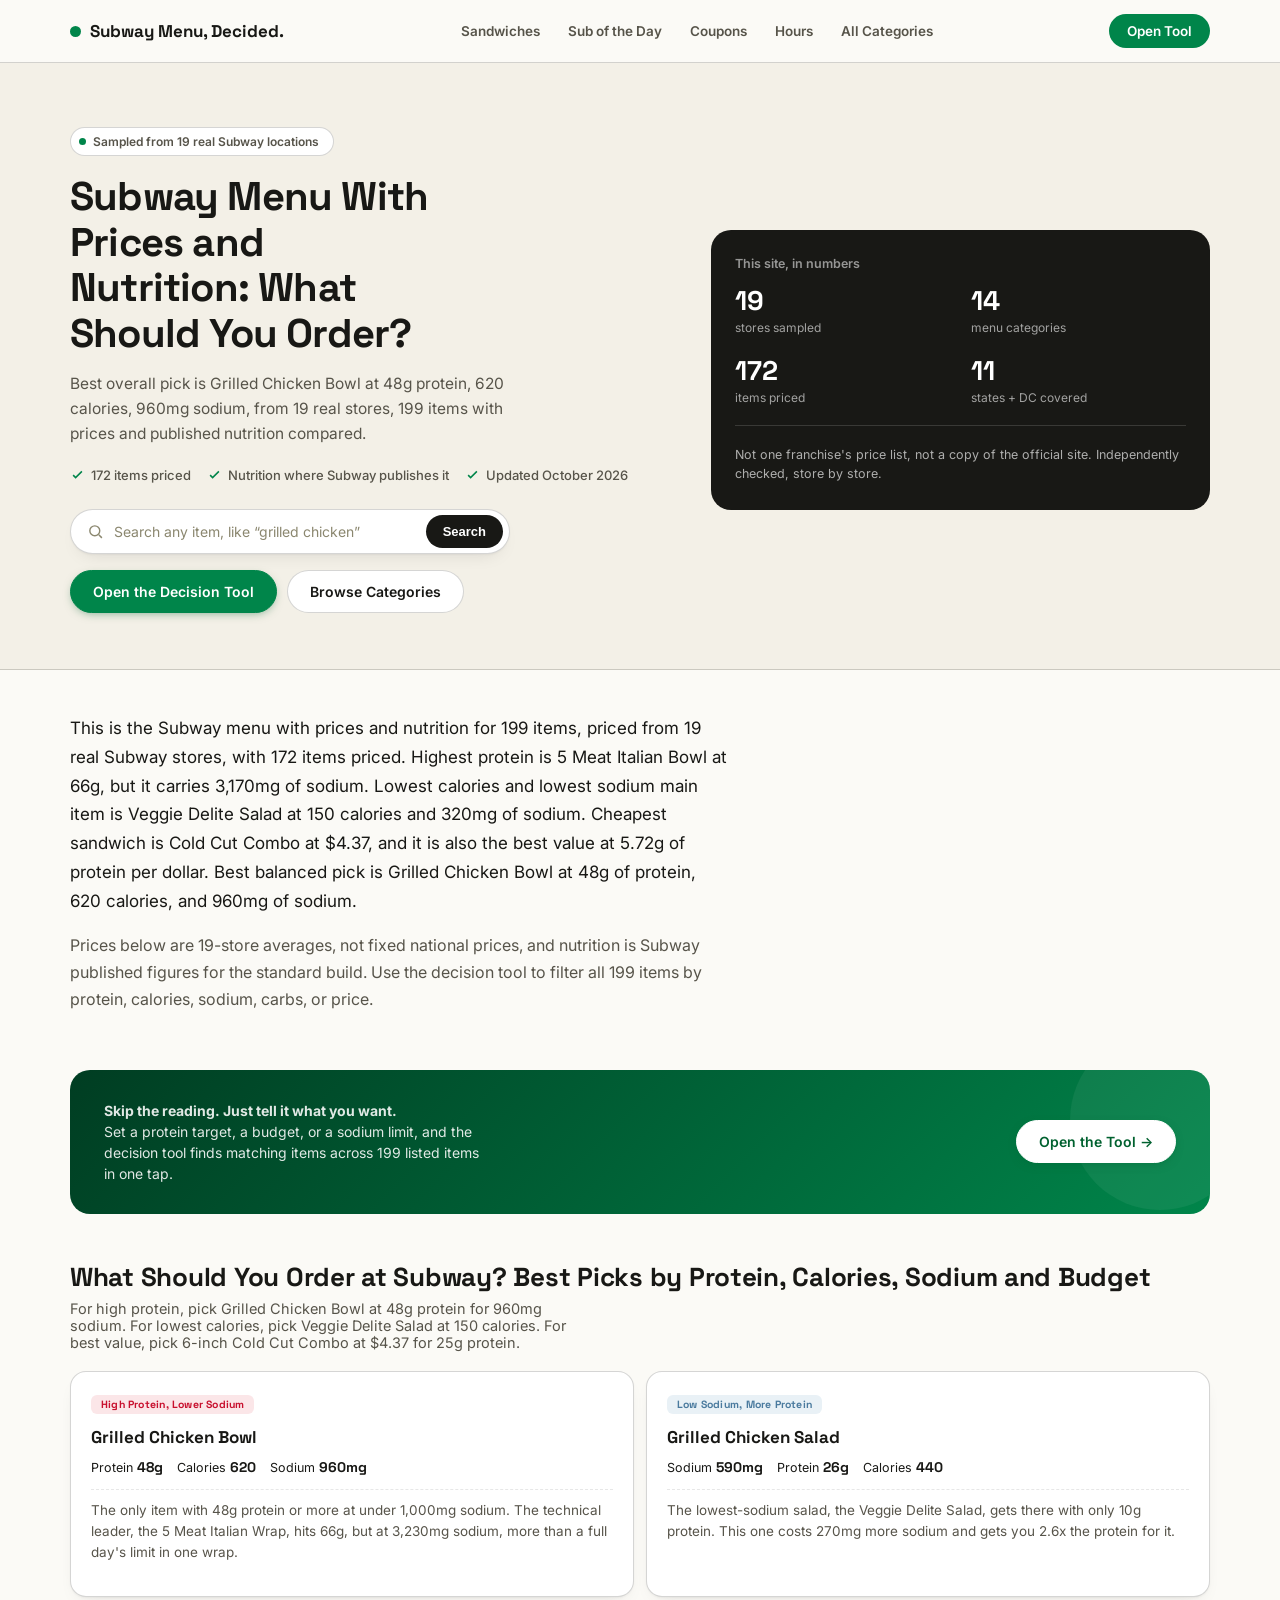
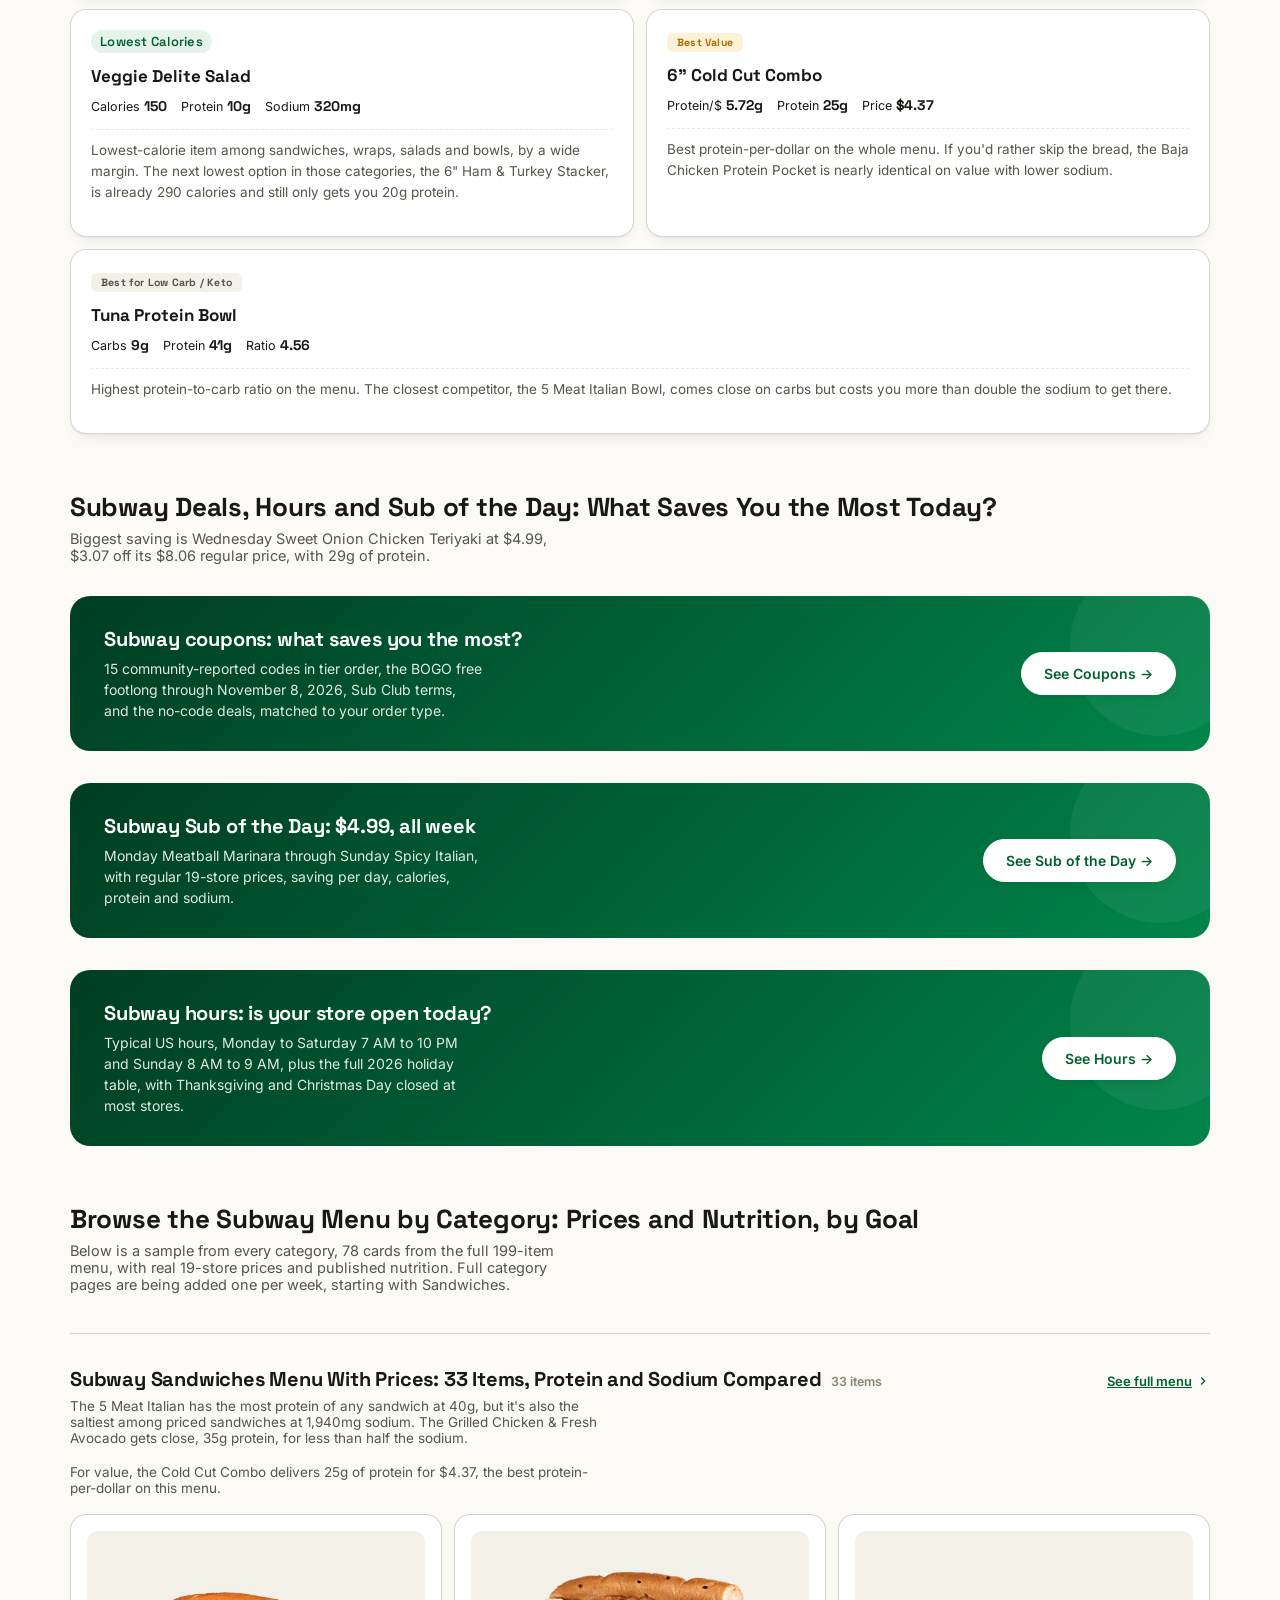
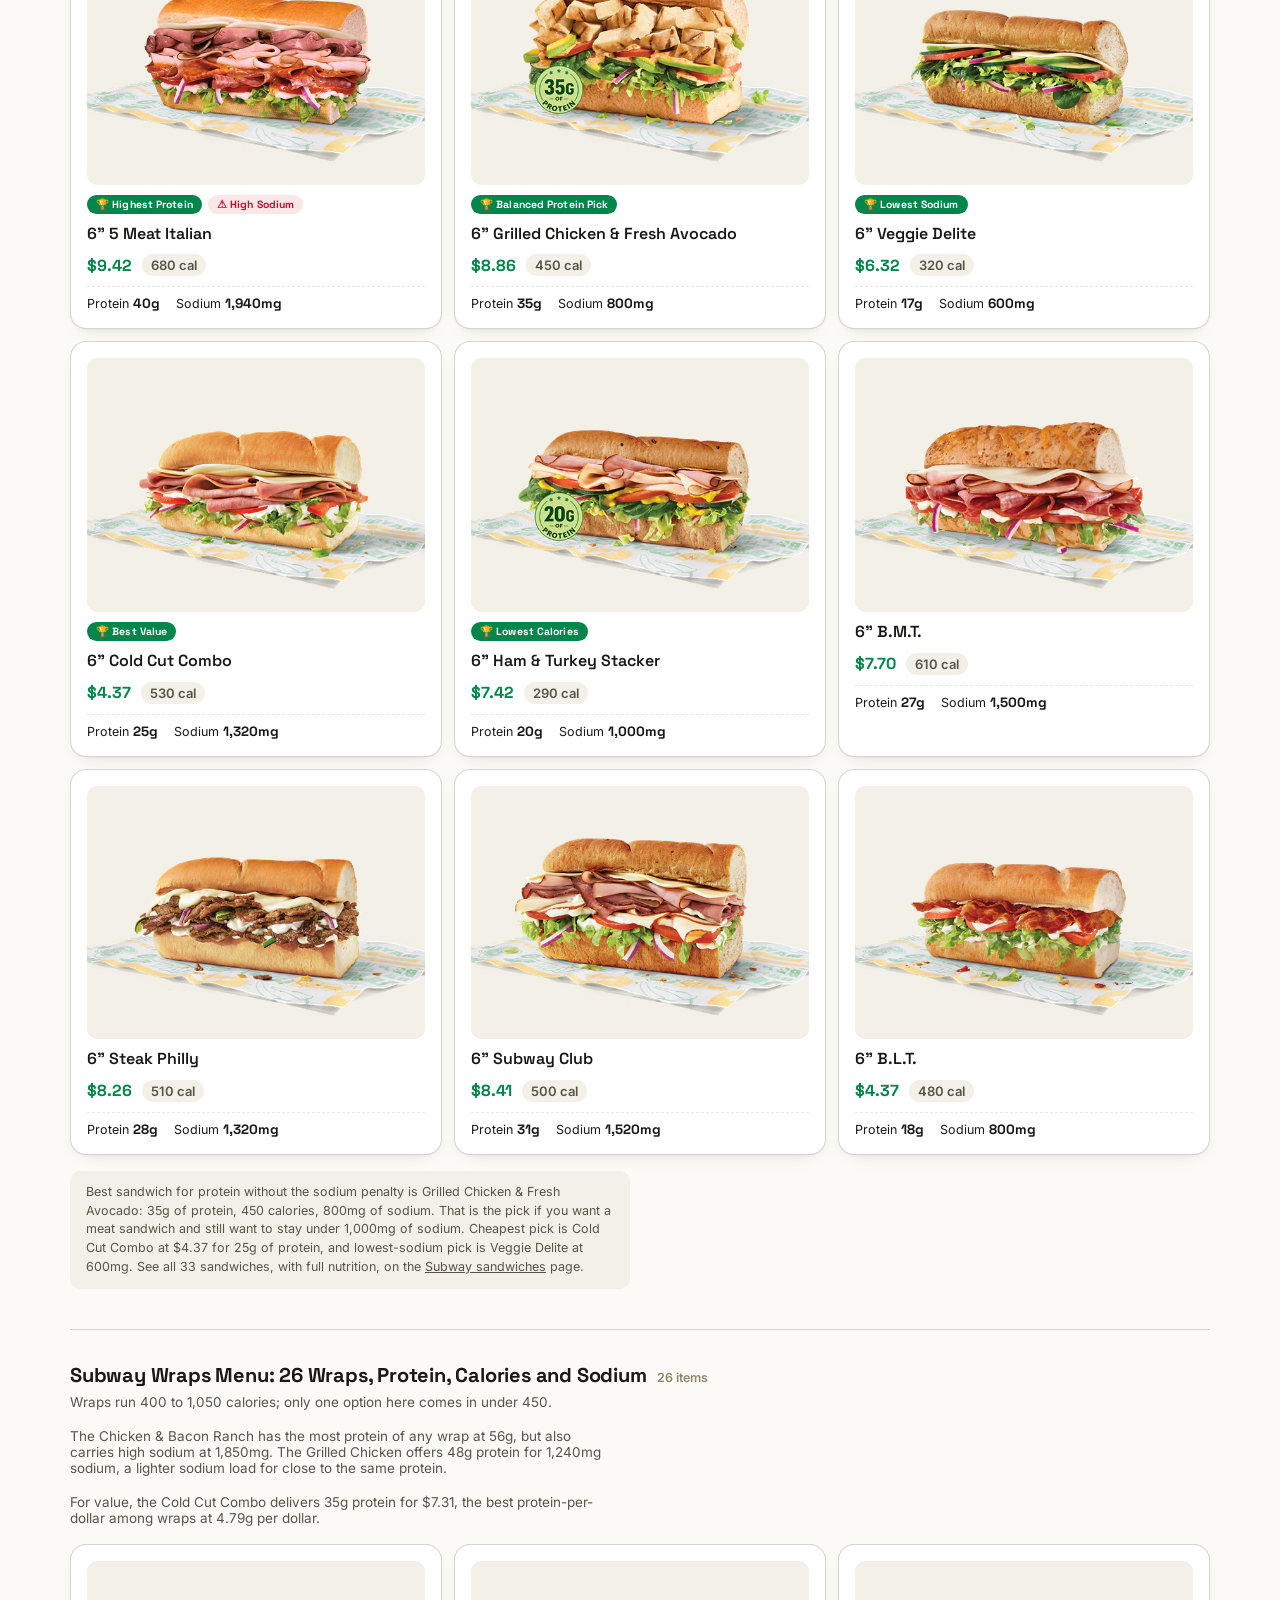
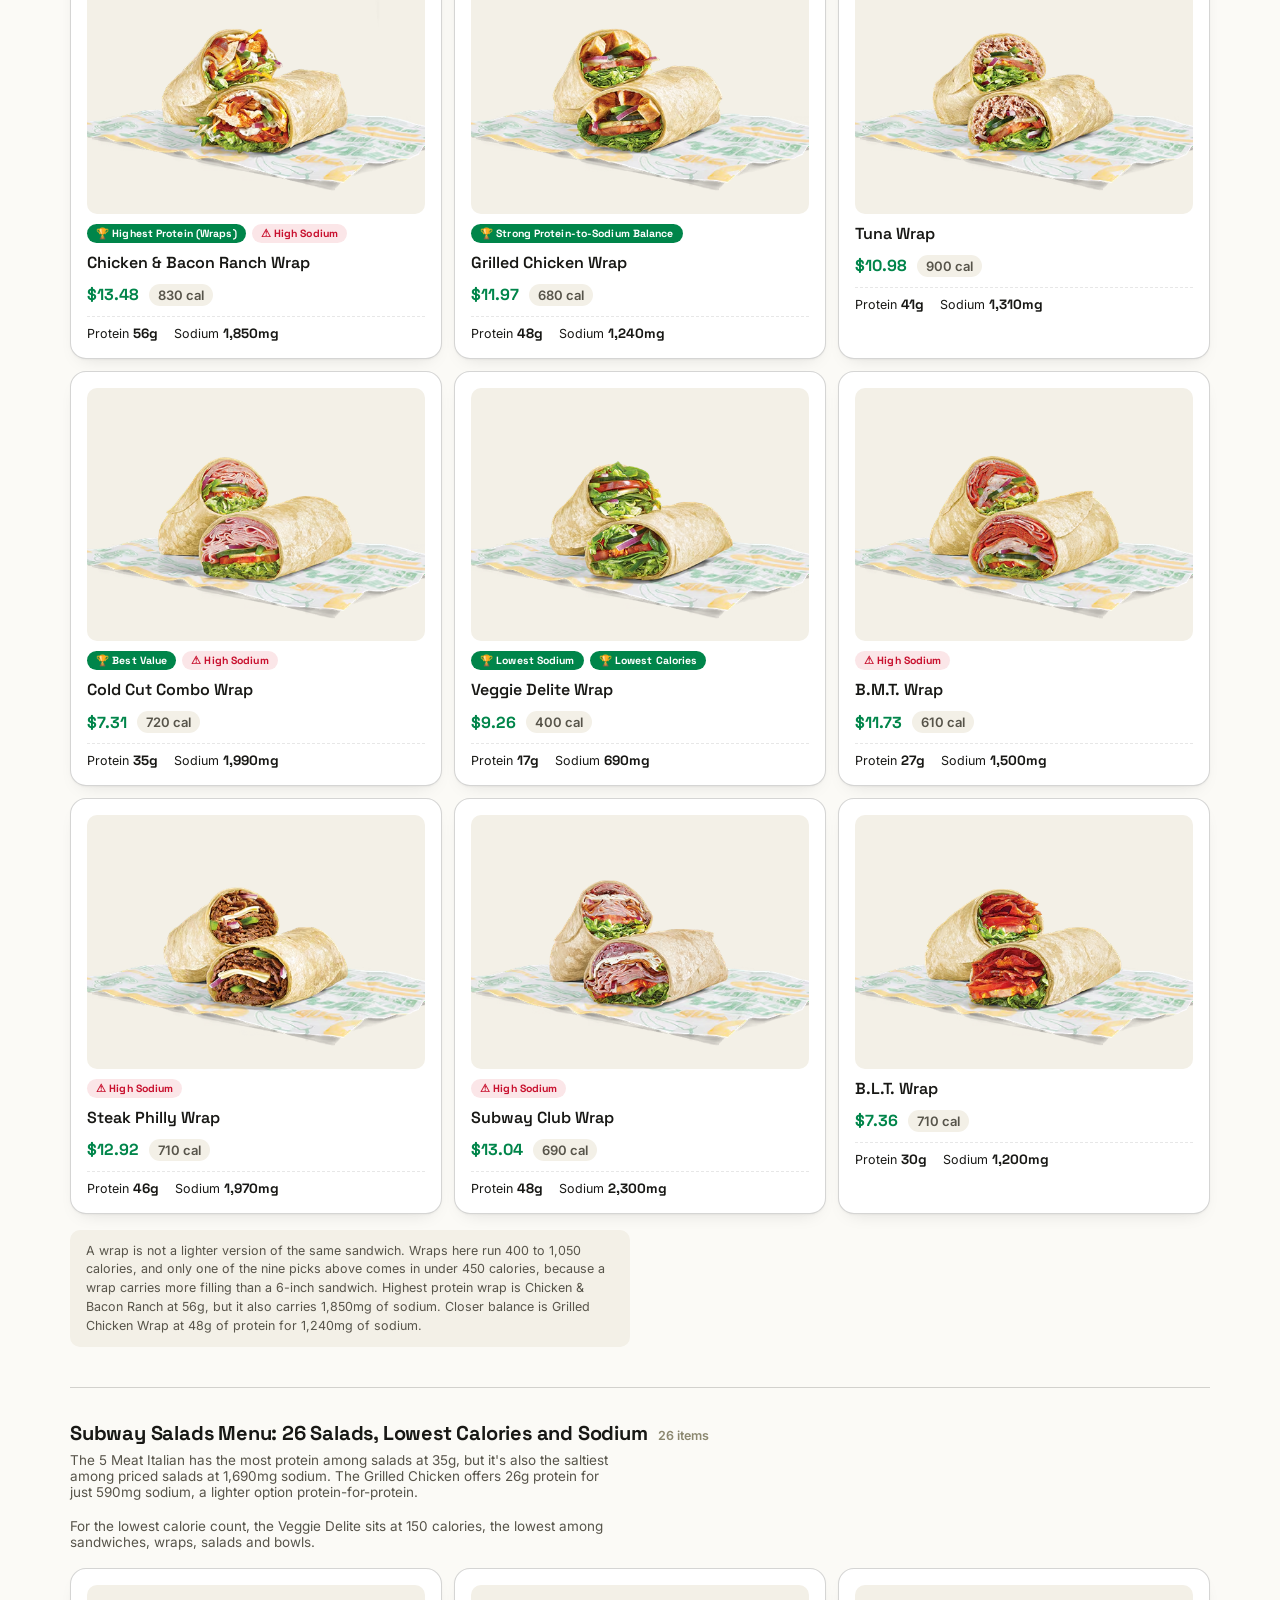
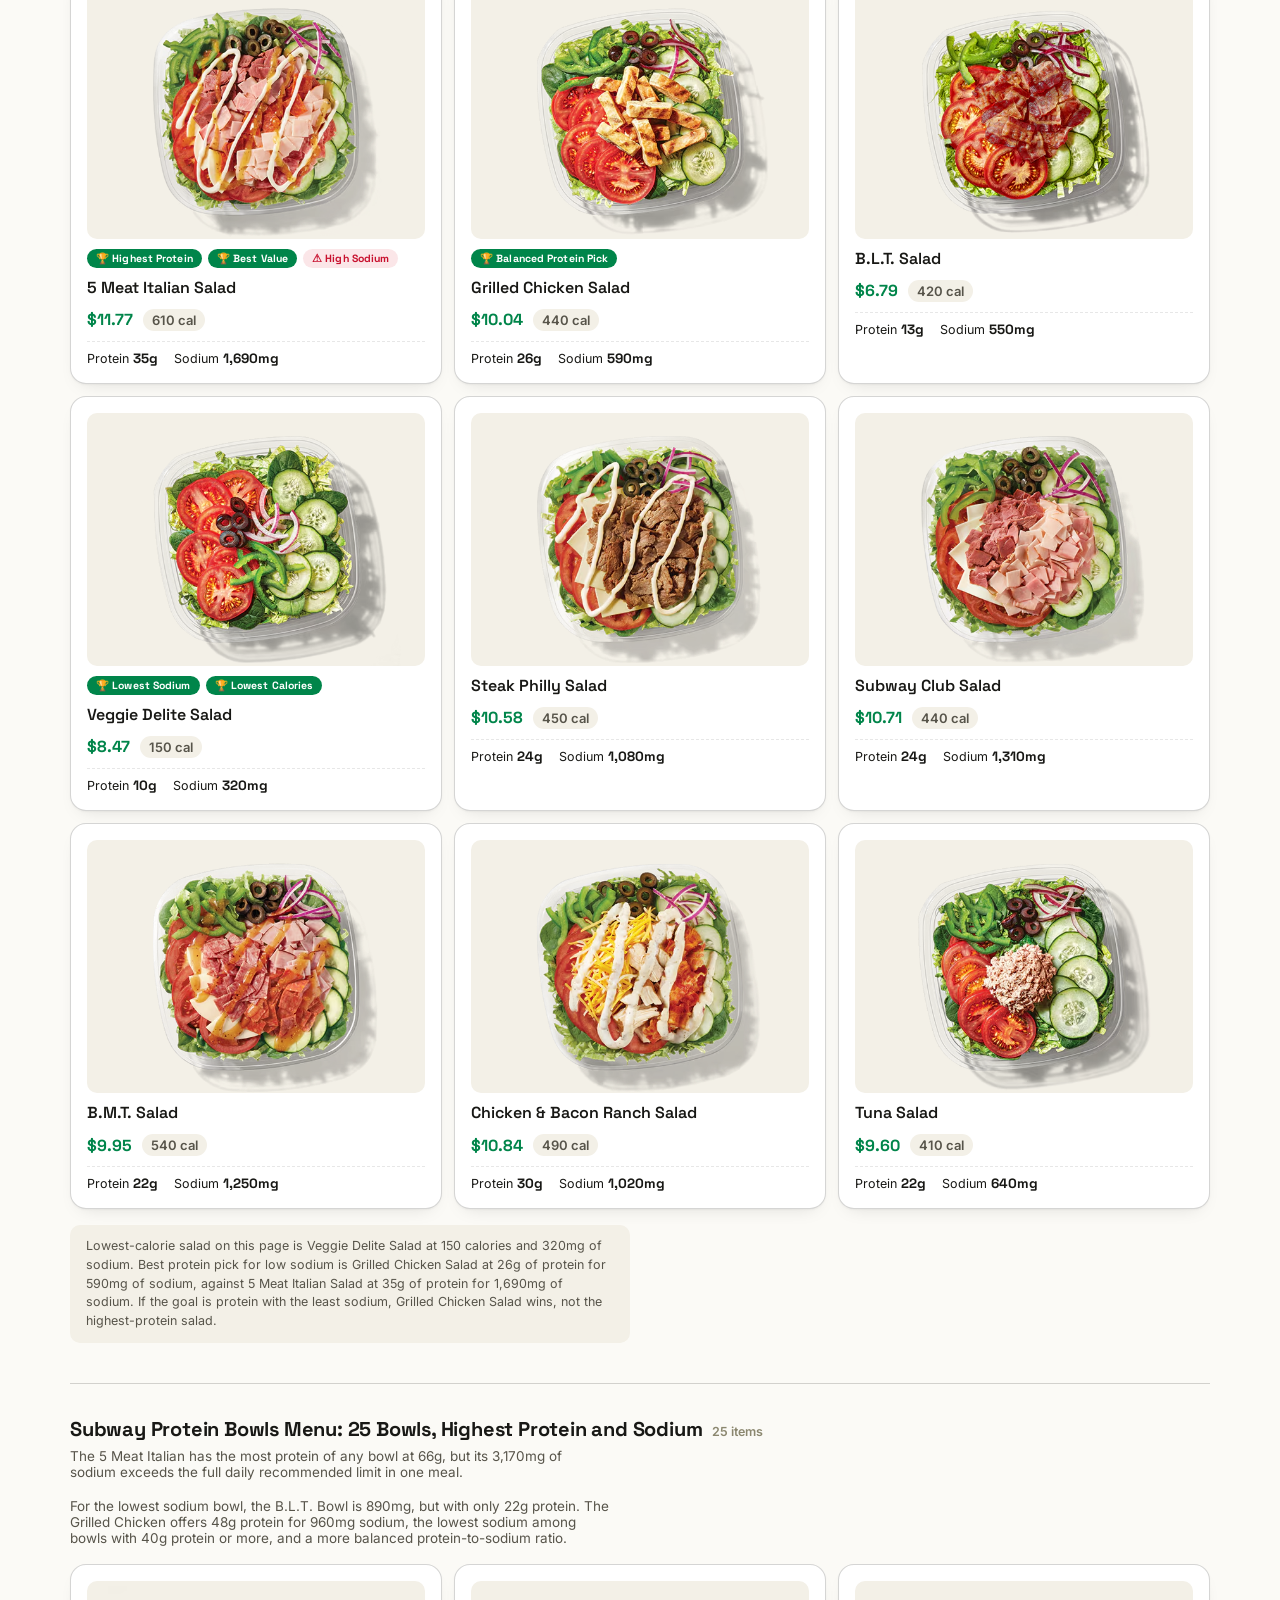
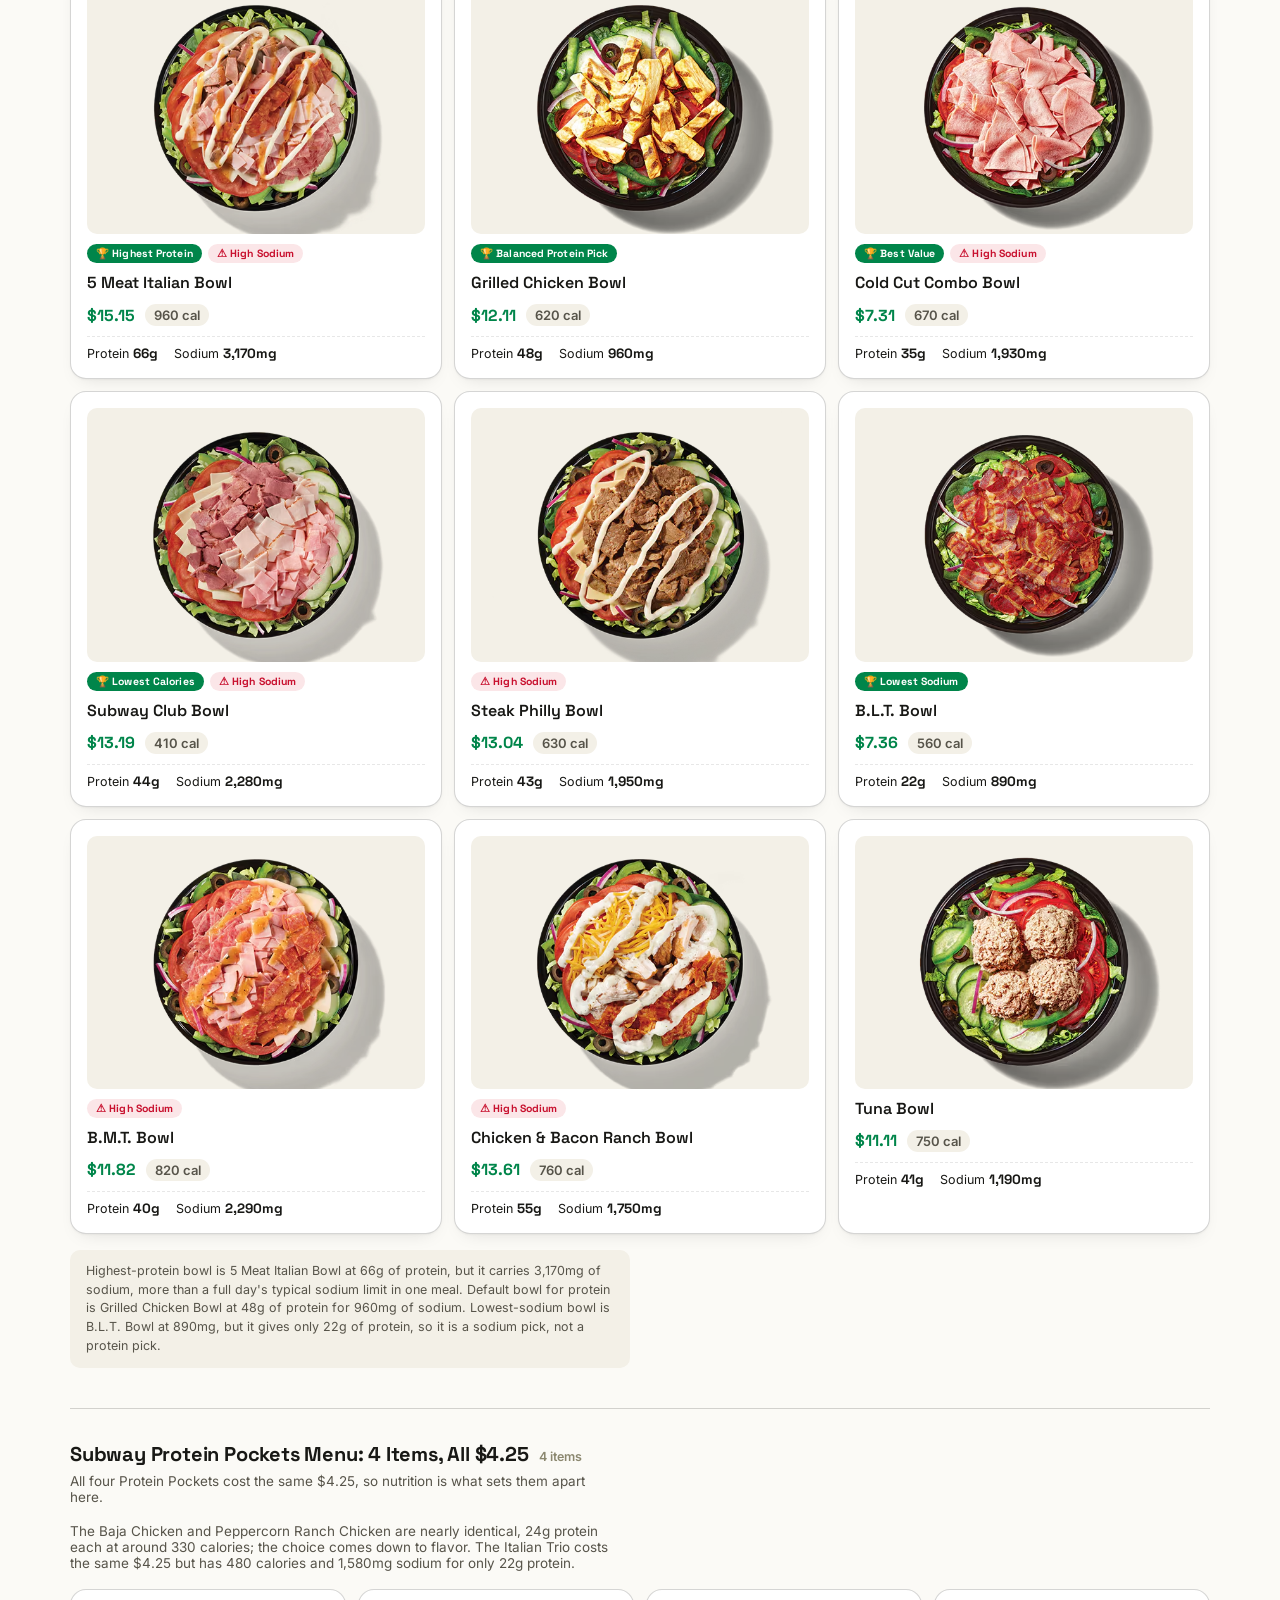
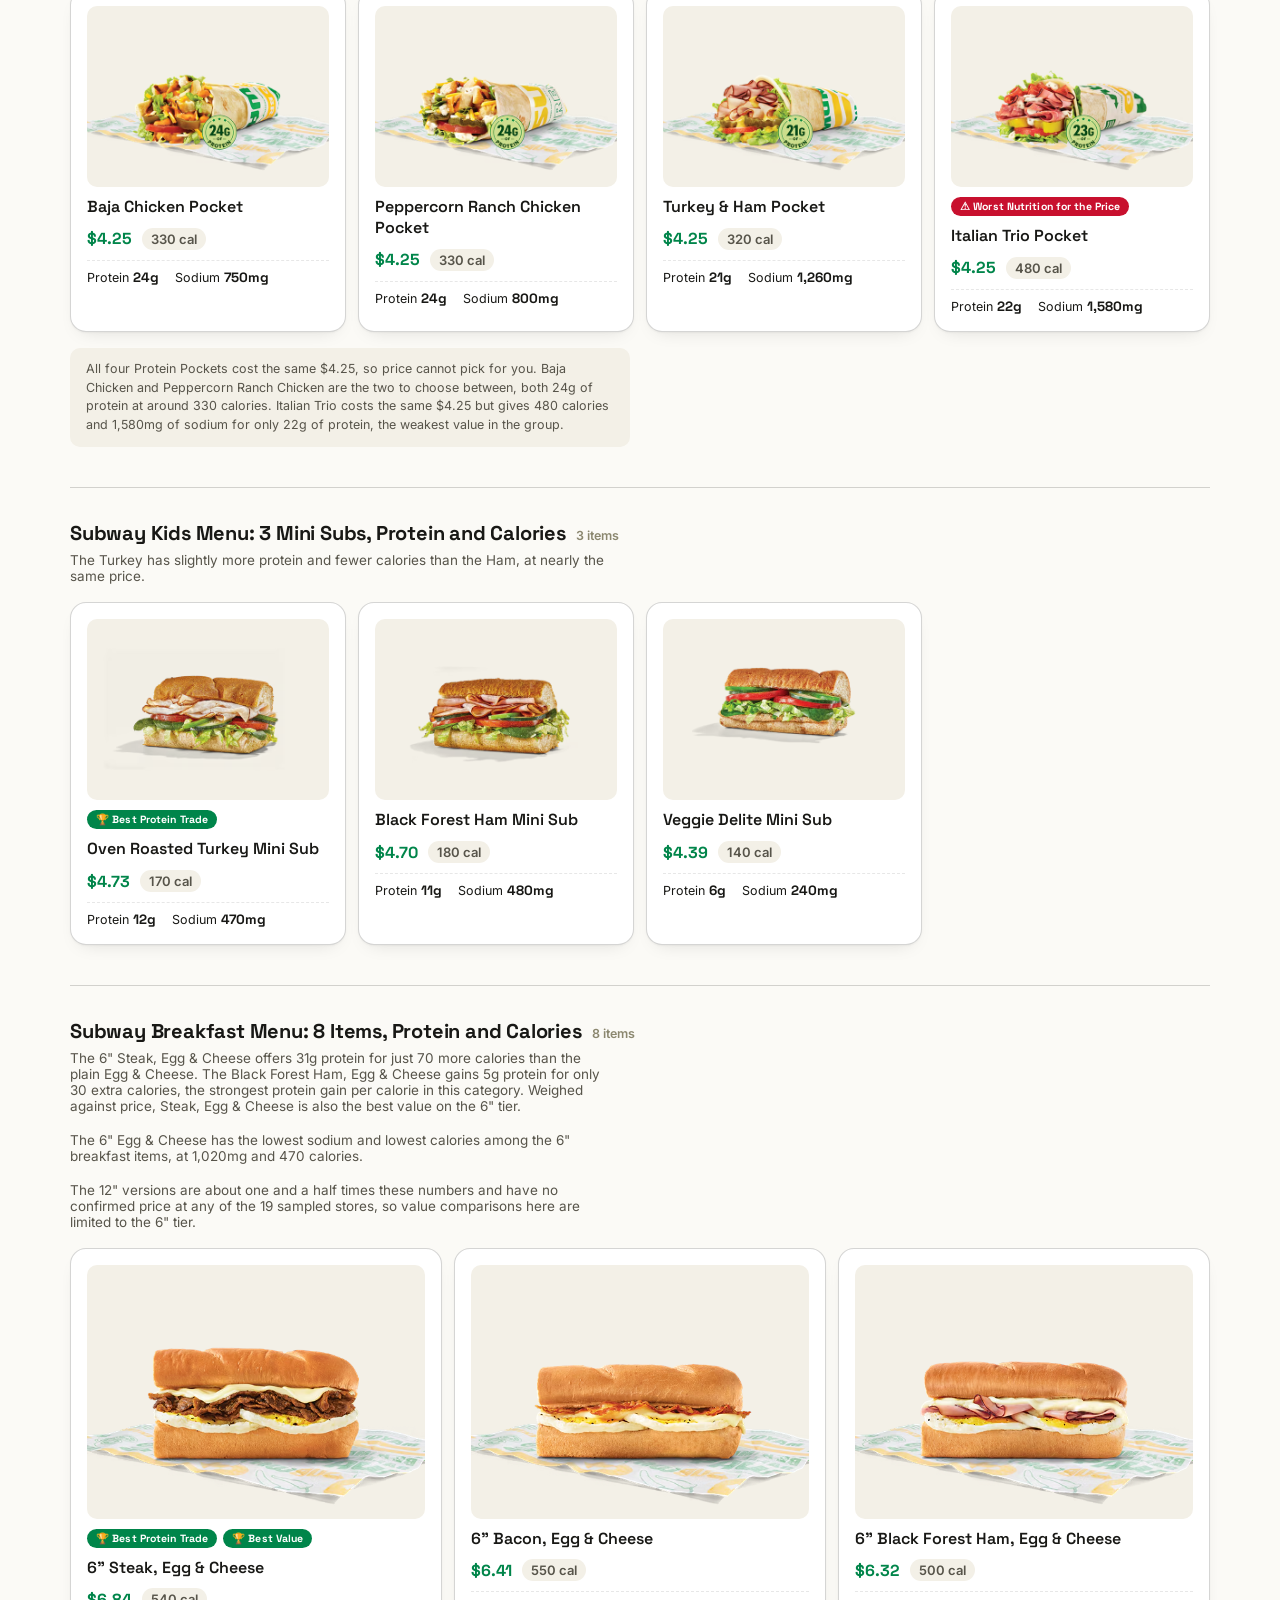
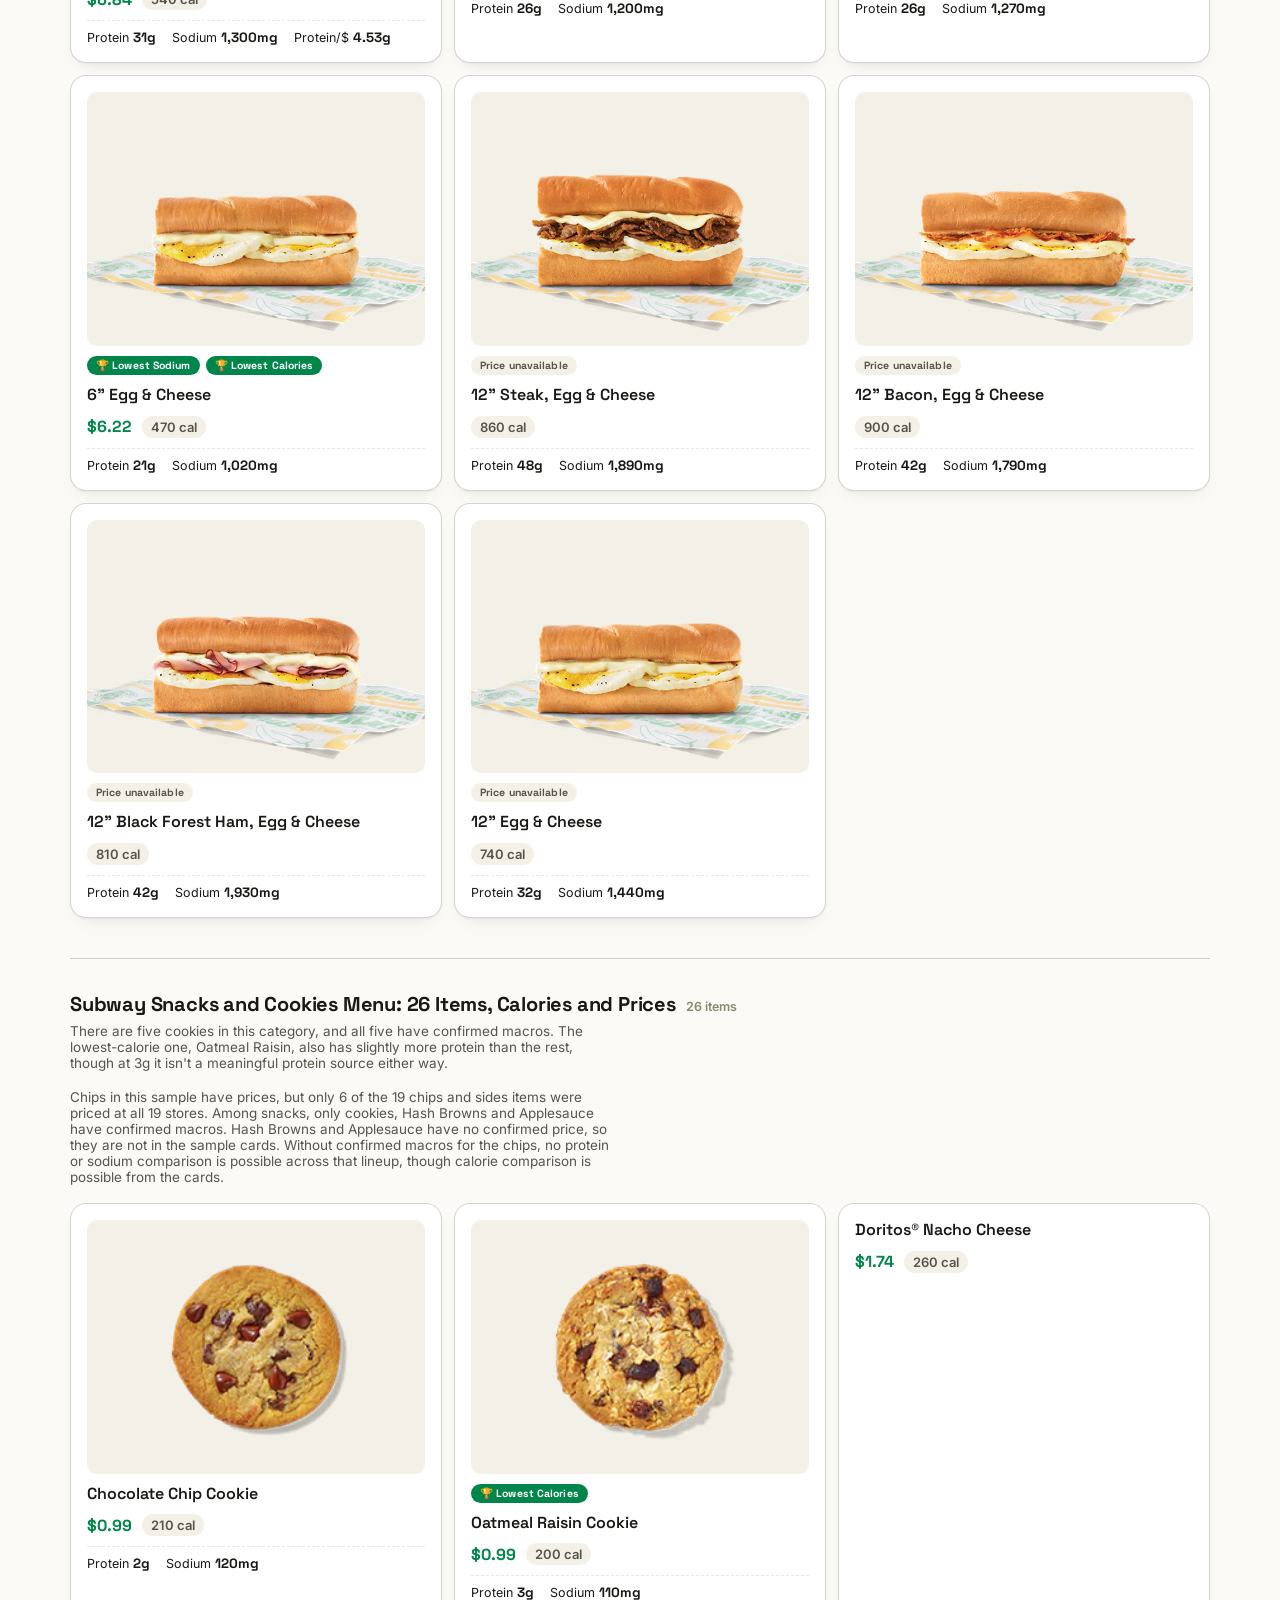
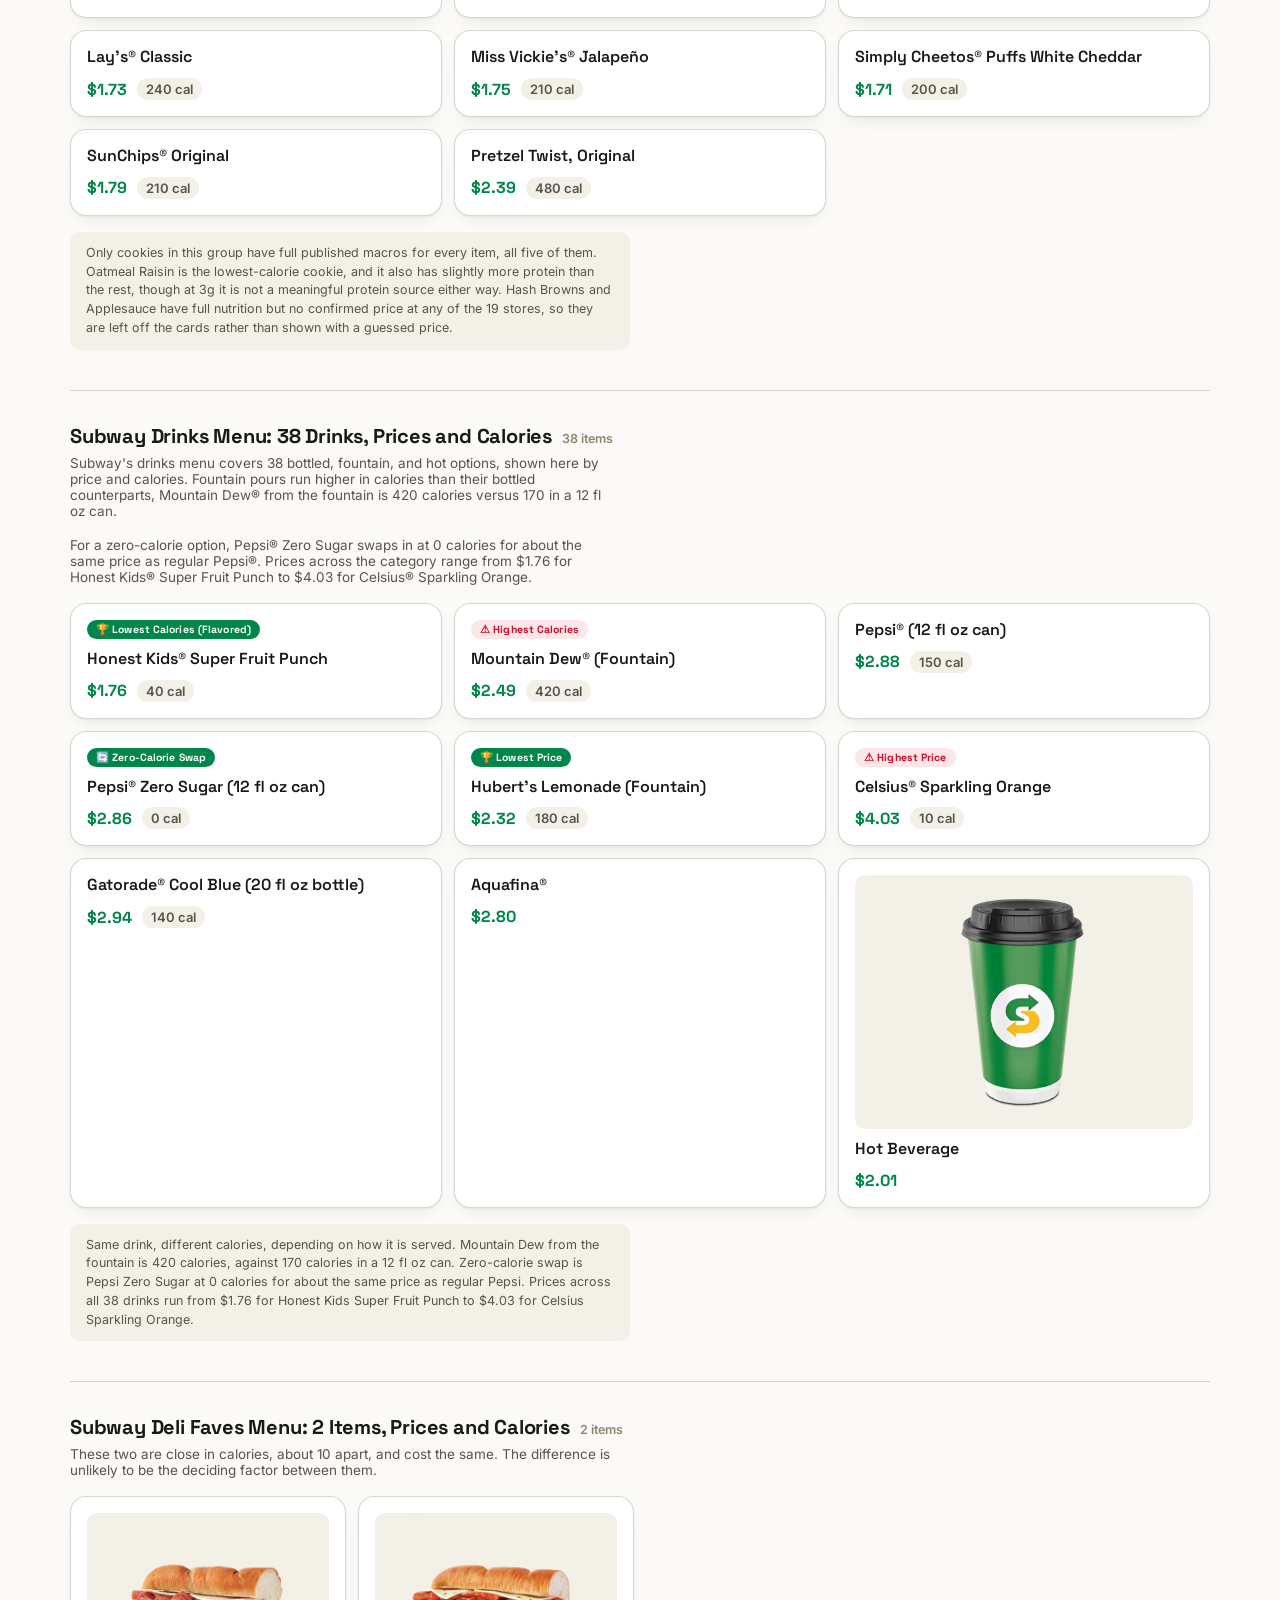
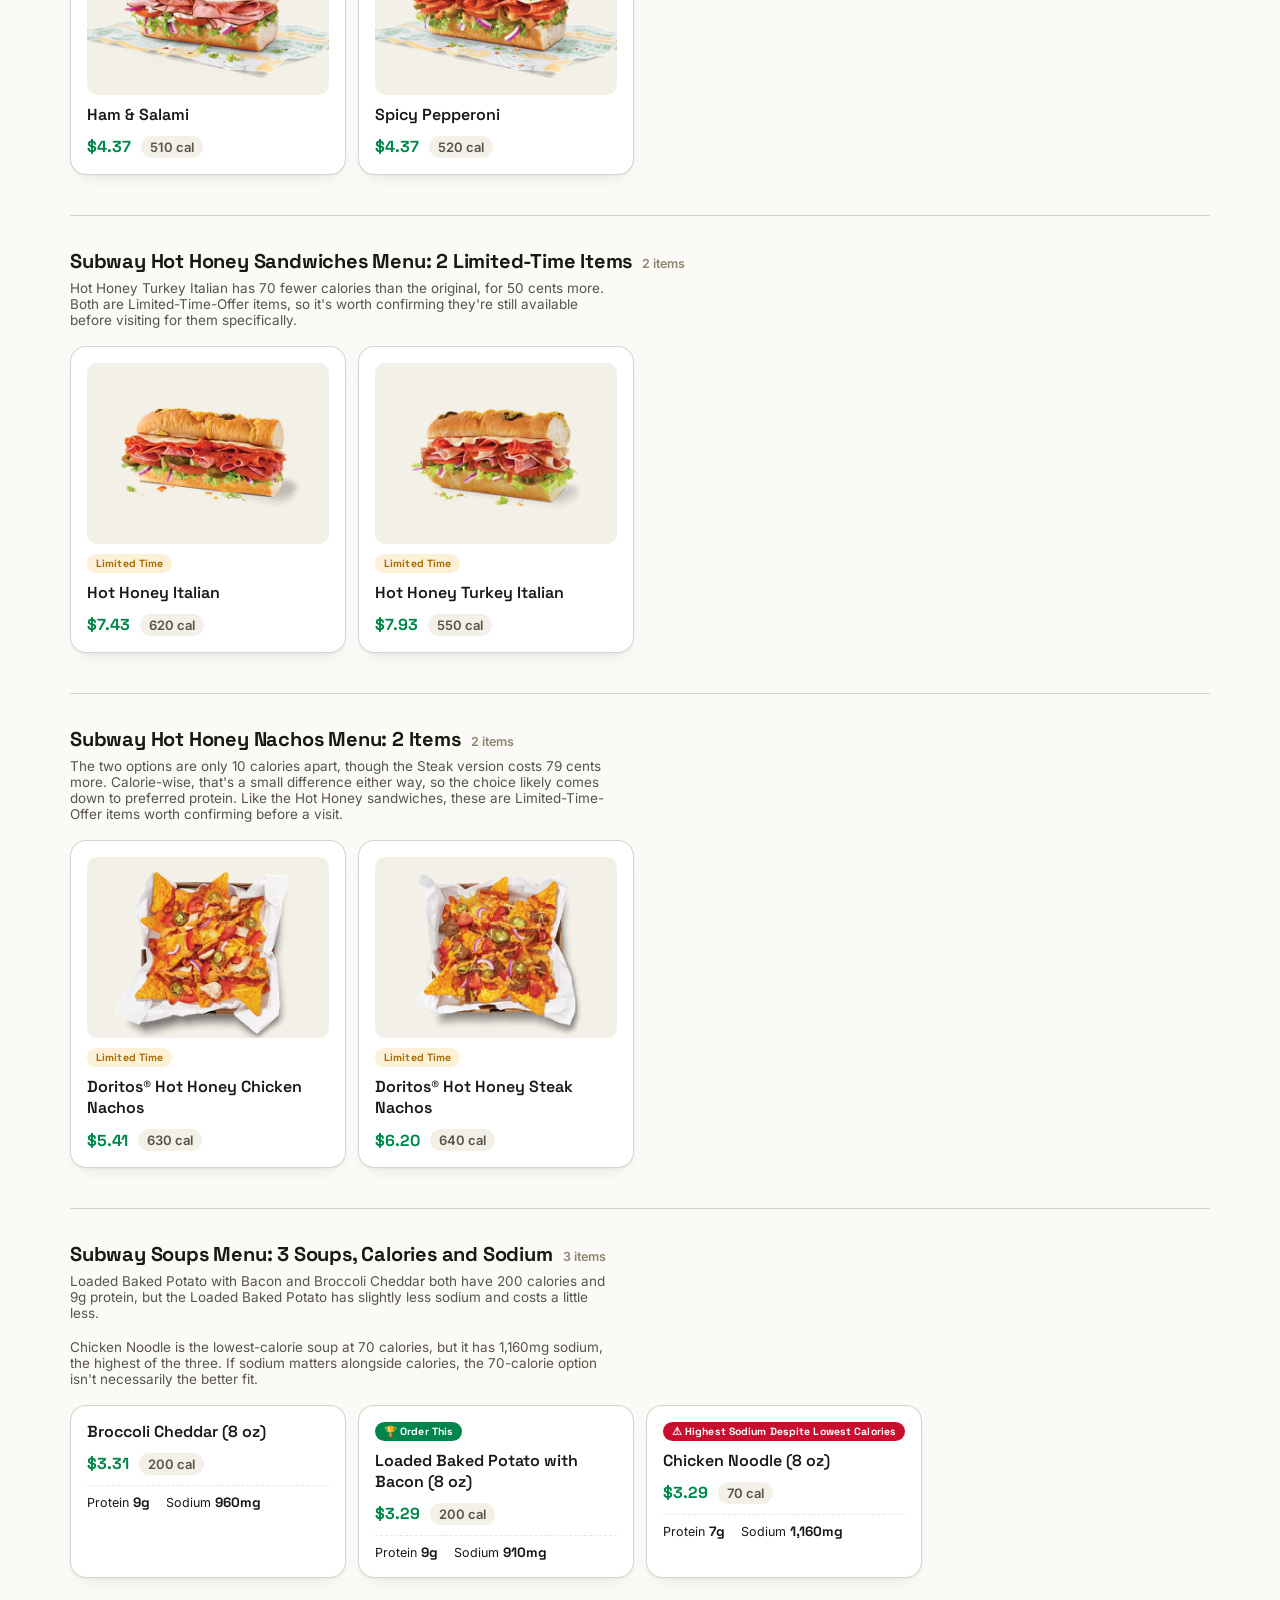
<file: index.html>
<!DOCTYPE html>
<html lang="en">
<head>
<meta charset="UTF-8">
<meta name="viewport" content="width=device-width, initial-scale=1.0, viewport-fit=cover">
<title>Subway Menu With Prices and Nutrition October 2026: 199 Items by Protein, Calories and Budget</title>
<link rel="preconnect" href="https://fonts.googleapis.com">
<link rel="preconnect" href="https://fonts.gstatic.com" crossorigin>
<link href="https://fonts.googleapis.com/css2?family=Space+Grotesk:wght@500;600;700&family=Inter:wght@400;500;600;700&display=swap" rel="stylesheet">
<meta name="description" content="Subway menu with prices and nutrition, October 2026, from 19 real stores, 199 items, 172 priced, pick by protein, calories, sodium or budget.">
<link rel="stylesheet" href="css/style.css">
<script type="application/ld+json">
{"@context": "https://schema.org", "@type": "FAQPage", "mainEntity": [{"@type": "Question", "name": "Which Subway item has the most protein?", "acceptedAnswer": {"@type": "Answer", "text": "The 5 Meat Italian Bowl has the most protein among the items on this page at 66g, but it also carries 3,170mg of sodium, more than a full day's typical sodium limit in one meal."}}, {"@type": "Question", "name": "Which Subway item has the fewest calories?", "acceptedAnswer": {"@type": "Answer", "text": "Among sandwiches, wraps, salads and bowls, the Veggie Delite Salad has the fewest calories at 150, with 10g protein and 320mg sodium."}}, {"@type": "Question", "name": "Which Subway item has the lowest sodium?", "acceptedAnswer": {"@type": "Answer", "text": "Among sandwiches, wraps, salads and bowls, the Veggie Delite Salad has the lowest sodium at 320mg. The Veggie Delite Mini Sub, a kids' portion, is lower still at 240mg, but it's a smaller item so it isn't a direct comparison."}}, {"@type": "Question", "name": "What gives the best value if protein is the priority?", "acceptedAnswer": {"@type": "Answer", "text": "The 6\" Cold Cut Combo has the best protein-per-dollar on the menu, 25g of protein for $4.37, about 5.72g of protein per dollar."}}, {"@type": "Question", "name": "Does the highest-protein item also have the best calorie and sodium trade-off?", "acceptedAnswer": {"@type": "Answer", "text": "Not usually. The 5 Meat Italian Bowl has the most protein at 66g but also the most sodium at 3,170mg. The Grilled Chicken Bowl has less protein, 48g, for a fraction of the sodium at 960mg."}}, {"@type": "Question", "name": "Why can a lower-calorie item still be high in sodium?", "acceptedAnswer": {"@type": "Answer", "text": "Calories and sodium aren't directly related. Chicken Noodle Soup has just 70 calories but 1,160mg sodium, more than either 200-calorie soup on this menu."}}, {"@type": "Question", "name": "Are the prices on this page the same at every Subway location?", "acceptedAnswer": {"@type": "Answer", "text": "No. The prices shown are sampled from 19 real Subway store menus, not a single official price list, so your local store may charge slightly more or less."}}, {"@type": "Question", "name": "Which menu categories are missing full nutrition information?", "acceptedAnswer": {"@type": "Answer", "text": "Drinks and snacks, along with Deli Faves, Personal Pizza, and the Hot Honey items, have confirmed prices and calories but, for many items, no published protein, sodium, or carb figures yet. Nutrition figures on this page come from Subway's official nutrition information, separate from the price sampling described above."}}]}
</script>
</head>
<body>

<!-- ============ TOP NAV ============ -->
<header class="topbar">
  <div class="topbar-inner">
    <a href="/" class="brand"><span class="brand-dot"></span><span class="brand-mark">Subway Menu, Decided.</span></a>
    <nav class="top-nav">
      <a href="sandwiches/">Sandwiches</a>
      <a href="sub-of-the-day/">Sub of the Day</a>
      <a href="coupons/">Coupons</a>
      <a href="hours/">Hours</a>
      <a href="#browse-by-category">All Categories</a>
    </nav>
    <div style="display:flex; align-items:center; gap:10px;">
      <button type="button" class="nav-toggle" aria-label="Open menu" aria-expanded="false">
        <svg viewBox="0 0 24 24" fill="none" stroke="currentColor" stroke-width="2"><path d="M4 7h16M4 12h16M4 17h16"/></svg>
      </button>
      <a href="tool/" class="topbar-cta">Open Tool</a>
    </div>
  </div>
  <nav class="mobile-nav-panel">
    <a href="sandwiches/">Sandwiches</a>
    <a href="sub-of-the-day/">Sub of the Day</a>
    <a href="coupons/">Coupons</a>
    <a href="hours/">Hours</a>
    <a href="#browse-by-category">All Categories</a>
  </nav>
</header>

<!-- ============ HERO, left aligned ============ -->
<section class="hero">
  <div class="hero-inner">
    <div>
      <div class="hero-eyebrow"><span class="dot"></span>Sampled from 19 real Subway locations</div>
      <h1>Subway Menu With Prices and Nutrition: What Should You Order?</h1>
      <p class="hero-sub">Best overall pick is Grilled Chicken Bowl at 48g protein, 620 calories, 960mg sodium, from 19 real stores, 199 items with prices and published nutrition compared.</p>

      <div class="hero-checks">
        <span class="hero-check"><svg viewBox="0 0 24 24" fill="none" stroke="currentColor" stroke-width="2.5"><path d="M5 13l4 4L19 7"/></svg>172 items priced</span>
        <span class="hero-check"><svg viewBox="0 0 24 24" fill="none" stroke="currentColor" stroke-width="2.5"><path d="M5 13l4 4L19 7"/></svg>Nutrition where Subway publishes it</span>
        <span class="hero-check"><svg viewBox="0 0 24 24" fill="none" stroke="currentColor" stroke-width="2.5"><path d="M5 13l4 4L19 7"/></svg>Updated October 2026</span>
      </div>

      <div class="hero-search">
        <svg viewBox="0 0 24 24" fill="none" stroke="currentColor" stroke-width="2"><circle cx="11" cy="11" r="7"/><path d="M21 21l-4.3-4.3"/></svg>
        <input type="text" placeholder="Search any item, like “grilled chicken”">
        <button>Search</button>
      </div>

      <div class="hero-btns">
        <a href="tool/" class="btn btn-primary">Open the Decision Tool</a>
        <a href="#browse-by-category" class="btn btn-ghost">Browse Categories</a>
      </div>
    </div>

    <div class="hero-panel">
      <div class="hero-panel-title">This site, in numbers</div>
      <div><div class="hero-stat-num">19</div><div class="hero-stat-label">stores sampled</div></div>
      <div><div class="hero-stat-num">14</div><div class="hero-stat-label">menu categories</div></div>
      <div><div class="hero-stat-num">172</div><div class="hero-stat-label">items priced</div></div>
      <div><div class="hero-stat-num">11</div><div class="hero-stat-label">states + DC covered</div></div>
      <div class="hero-panel-divider"></div>
      <div class="hero-panel-note">Not one franchise's price list, not a copy of the official site. Independently checked, store by store.</div>
    </div>
  </div>
</section>

<div class="wrap">

  <!-- ============ INTRO ============ -->
  <section class="intro">
    <p>This is the Subway menu with prices and nutrition for 199 items, priced from 19 real Subway stores, with 172 items priced. Highest protein is 5 Meat Italian Bowl at 66g, but it carries 3,170mg of sodium. Lowest calories and lowest sodium main item is Veggie Delite Salad at 150 calories and 320mg of sodium. Cheapest sandwich is Cold Cut Combo at $4.37, and it is also the best value at 5.72g of protein per dollar. Best balanced pick is Grilled Chicken Bowl at 48g of protein, 620 calories, and 960mg of sodium.</p>
    <p>Prices below are 19-store averages, not fixed national prices, and nutrition is Subway published figures for the standard build. Use the decision tool to filter all 199 items by protein, calories, sodium, carbs, or price.</p>
    
    
  </section>

  <!-- ============ TOOL LAUNCH CARD ============ -->
  <div class="tool-card">
    <div class="tool-card-text">
      <p class="tool-card-title">Skip the reading. Just tell it what you want.</p>
      <p>Set a protein target, a budget, or a sodium limit, and the decision tool finds matching items across 199 listed items in one tap.</p>
    </div>
    <a href="tool/" class="btn btn-primary">Open the Tool →</a>
  </div>

  <!-- ============ SMART PICKS BY GOAL ============ -->
  <div class="section-head">
    <h2>What Should You Order at Subway? Best Picks by Protein, Calories, Sodium and Budget</h2>
    <p>For high protein, pick Grilled Chicken Bowl at 48g protein for 960mg sodium. For lowest calories, pick Veggie Delite Salad at 150 calories. For best value, pick 6-inch Cold Cut Combo at $4.37 for 25g protein.</p>
  </div>

  <div class="goal-grid">

    <div class="goal-card">
      <span class="goal-tag protein">High Protein, Lower Sodium</span>
      <div class="goal-name">Grilled Chicken Bowl</div>
      <div class="goal-stats">
        <span class="goal-stat">Protein <b>48g</b></span>
        <span class="goal-stat">Calories <b>620</b></span>
        <span class="goal-stat">Sodium <b>960mg</b></span>
      </div>
      <p class="goal-why">The only item with 48g protein or more at under 1,000mg sodium. The technical leader, the 5 Meat Italian Wrap, hits 66g, but at 3,230mg sodium, more than a full day's limit in one wrap.</p>
    </div>

    <div class="goal-card">
      <span class="goal-tag sodium">Low Sodium, More Protein</span>
      <div class="goal-name">Grilled Chicken Salad</div>
      <div class="goal-stats">
        <span class="goal-stat">Sodium <b>590mg</b></span>
        <span class="goal-stat">Protein <b>26g</b></span>
        <span class="goal-stat">Calories <b>440</b></span>
      </div>
      <p class="goal-why">The lowest-sodium salad, the Veggie Delite Salad, gets there with only 10g protein. This one costs 270mg more sodium and gets you 2.6x the protein for it.</p>
    </div>

    <div class="goal-card">
      <span class="goal-tag calories">Lowest Calories</span>
      <div class="goal-name">Veggie Delite Salad</div>
      <div class="goal-stats">
        <span class="goal-stat">Calories <b>150</b></span>
        <span class="goal-stat">Protein <b>10g</b></span>
        <span class="goal-stat">Sodium <b>320mg</b></span>
      </div>
      <p class="goal-why">Lowest-calorie item among sandwiches, wraps, salads and bowls, by a wide margin. The next lowest option in those categories, the 6" Ham &amp; Turkey Stacker, is already 290 calories and still only gets you 20g protein.</p>
    </div>

    <div class="goal-card">
      <span class="goal-tag value">Best Value</span>
      <div class="goal-name">6" Cold Cut Combo</div>
      <div class="goal-stats">
        <span class="goal-stat">Protein/$ <b>5.72g</b></span>
        <span class="goal-stat">Protein <b>25g</b></span>
        <span class="goal-stat">Price <b>$4.37</b></span>
      </div>
      <p class="goal-why">Best protein-per-dollar on the whole menu. If you'd rather skip the bread, the Baja Chicken Protein Pocket is nearly identical on value with lower sodium.</p>
    </div>

    <div class="goal-card" style="grid-column:1/-1;">
      <span class="goal-tag balanced">Best for Low Carb / Keto</span>
      <div class="goal-name">Tuna Protein Bowl</div>
      <div class="goal-stats">
        <span class="goal-stat">Carbs <b>9g</b></span>
        <span class="goal-stat">Protein <b>41g</b></span>
        <span class="goal-stat">Ratio <b>4.56</b></span>
      </div>
      <p class="goal-why">Highest protein-to-carb ratio on the menu. The closest competitor, the 5 Meat Italian Bowl, comes close on carbs but costs you more than double the sodium to get there.</p>
    </div>

  </div>

  <!-- ============ DEALS, HOURS AND TODAY SUB ============ -->
  <div class="section-head" style="margin-top:56px; scroll-margin-top:76px;">
    <h2>Subway Deals, Hours and Sub of the Day: What Saves You the Most Today?</h2>
    <p>Biggest saving is Wednesday Sweet Onion Chicken Teriyaki at $4.99, $3.07 off its $8.06 regular price, with 29g of protein.</p>
  </div>

  <div class="tool-card">
    <div class="tool-card-text">
      <h3>Subway coupons: what saves you the most?</h3>
      <p>15 community-reported codes in tier order, the BOGO free footlong through November 8, 2026, Sub Club terms, and the no-code deals, matched to your order type.</p>
    </div>
    <a href="coupons/" class="btn btn-primary">See Coupons →</a>
  </div>

  <div class="tool-card">
    <div class="tool-card-text">
      <h3>Subway Sub of the Day: $4.99, all week</h3>
      <p>Monday Meatball Marinara through Sunday Spicy Italian, with regular 19-store prices, saving per day, calories, protein and sodium.</p>
    </div>
    <a href="sub-of-the-day/" class="btn btn-primary">See Sub of the Day →</a>
  </div>

  <div class="tool-card">
    <div class="tool-card-text">
      <h3>Subway hours: is your store open today?</h3>
      <p>Typical US hours, Monday to Saturday 7 AM to 10 PM and Sunday 8 AM to 9 AM, plus the full 2026 holiday table, with Thanksgiving and Christmas Day closed at most stores.</p>
    </div>
    <a href="hours/" class="btn btn-primary">See Hours →</a>
  </div>

  <!-- ============ ALL CATEGORIES ============ -->
  <div class="section-head" id="browse-by-category" style="margin-top:56px; scroll-margin-top:76px;">
    <h2>Browse the Subway Menu by Category: Prices and Nutrition, by Goal</h2>
    <p>Below is a sample from every category, 78 cards from the full 199-item menu, with real 19-store prices and published nutrition. Full category pages are being added one per week, starting with Sandwiches.</p>
  </div>

  <!-- ============ 1. SANDWICHES ============ -->
  <div class="cat-block">
    <div class="cat-head">
      <div class="cat-title-row"><h3 class="cat-title">Subway Sandwiches Menu With Prices: 33 Items, Protein and Sodium Compared</h3><span class="cat-count">33 items</span></div>
      <a href="sandwiches/" class="cat-see-all">See full menu <svg viewBox="0 0 24 24" fill="none" stroke="currentColor" stroke-width="2.2"><path d="M9 6l6 6-6 6"/></svg></a>
    </div>
    <p class="cat-hook">The 5 Meat Italian has the most protein of any sandwich at 40g, but it's also the saltiest among priced sandwiches at 1,940mg sodium. The Grilled Chicken &amp; Fresh Avocado gets close, 35g protein, for less than half the sodium.</p>
    <p class="cat-hook">For value, the Cold Cut Combo delivers 25g of protein for $4.37, the best protein-per-dollar on this menu.</p>
    <div class="card-grid">
      <div class="item-card"><img class="item-image" src="images/5-meat-italian-sandwich.avif" alt="6-inch 5 Meat Italian sandwich at Subway, $9.42, 680 cal, 40g protein, 1,940mg sodium" loading="lazy"><div class="badge-row"><span class="badge featured">🏆 Highest Protein</span><span class="badge watchout">⚠ High Sodium</span></div><div class="item-name">6" 5 Meat Italian</div><div class="price-row"><span class="price">$9.42</span><span class="calories">680 cal</span></div><div class="macro-row"><span class="macro">Protein <b>40g</b></span><span class="macro">Sodium <b>1,940mg</b></span></div></div>
      <div class="item-card"><img class="item-image" src="images/grilled-chicken-avocado.avif" alt="6-inch Grilled Chicken &amp; Fresh Avocado sandwich at Subway, $8.86, 450 cal, 35g protein, 800mg sodium" loading="lazy"><div class="badge-row"><span class="badge featured">🏆 Balanced Protein Pick</span></div><div class="item-name">6" Grilled Chicken &amp; Fresh Avocado</div><div class="price-row"><span class="price">$8.86</span><span class="calories">450 cal</span></div><div class="macro-row"><span class="macro">Protein <b>35g</b></span><span class="macro">Sodium <b>800mg</b></span></div></div>
      <div class="item-card"><img class="item-image" src="images/veggie-delite-sandwich.avif" alt="6-inch Veggie Delite sandwich at Subway, $6.32, 320 cal, 17g protein, 600mg sodium" loading="lazy"><div class="badge-row"><span class="badge featured">🏆 Lowest Sodium</span></div><div class="item-name">6" Veggie Delite</div><div class="price-row"><span class="price">$6.32</span><span class="calories">320 cal</span></div><div class="macro-row"><span class="macro">Protein <b>17g</b></span><span class="macro">Sodium <b>600mg</b></span></div></div>
      <div class="item-card"><img class="item-image" src="images/cold-cut-combo-sandwich.avif" alt="6-inch Cold Cut Combo sandwich at Subway, $4.37, 530 cal, 25g protein, 1,320mg sodium" loading="lazy"><div class="badge-row"><span class="badge featured">🏆 Best Value</span></div><div class="item-name">6" Cold Cut Combo</div><div class="price-row"><span class="price">$4.37</span><span class="calories">530 cal</span></div><div class="macro-row"><span class="macro">Protein <b>25g</b></span><span class="macro">Sodium <b>1,320mg</b></span></div></div>
      <div class="item-card"><img class="item-image" src="images/ham-turkey-stacker.avif" alt="6-inch Ham &amp; Turkey Stacker sandwich at Subway, $7.42, 290 cal, 20g protein, 1,000mg sodium" loading="lazy"><div class="badge-row"><span class="badge featured">🏆 Lowest Calories</span></div><div class="item-name">6" Ham &amp; Turkey Stacker</div><div class="price-row"><span class="price">$7.42</span><span class="calories">290 cal</span></div><div class="macro-row"><span class="macro">Protein <b>20g</b></span><span class="macro">Sodium <b>1,000mg</b></span></div></div>
      <div class="item-card"><img class="item-image" src="images/bmt-sandwich.avif" alt="6-inch B.M.T. sandwich at Subway, $7.70, 610 cal, 27g protein, 1,500mg sodium" loading="lazy"><div class="item-name">6" B.M.T.</div><div class="price-row"><span class="price">$7.70</span><span class="calories">610 cal</span></div><div class="macro-row"><span class="macro">Protein <b>27g</b></span><span class="macro">Sodium <b>1,500mg</b></span></div></div>
      <div class="item-card"><img class="item-image" src="images/steak-philly-sandwich.avif" alt="6-inch Steak Philly sandwich at Subway, $8.26, 510 cal, 28g protein, 1,320mg sodium" loading="lazy"><div class="item-name">6" Steak Philly</div><div class="price-row"><span class="price">$8.26</span><span class="calories">510 cal</span></div><div class="macro-row"><span class="macro">Protein <b>28g</b></span><span class="macro">Sodium <b>1,320mg</b></span></div></div>
      <div class="item-card"><img class="item-image" src="images/subway-club-sandwich.avif" alt="6-inch Subway Club sandwich at Subway, $8.41, 500 cal, 31g protein, 1,520mg sodium" loading="lazy"><div class="item-name">6" Subway Club</div><div class="price-row"><span class="price">$8.41</span><span class="calories">500 cal</span></div><div class="macro-row"><span class="macro">Protein <b>31g</b></span><span class="macro">Sodium <b>1,520mg</b></span></div></div>
      <div class="item-card"><img class="item-image" src="images/blt-sandwich.avif" alt="6-inch B.L.T. sandwich at Subway, $4.37, 480 cal, 18g protein, 800mg sodium" loading="lazy"><div class="item-name">6" B.L.T.</div><div class="price-row"><span class="price">$4.37</span><span class="calories">480 cal</span></div><div class="macro-row"><span class="macro">Protein <b>18g</b></span><span class="macro">Sodium <b>800mg</b></span></div></div>
    </div>
    <div class="cat-note">Best sandwich for protein without the sodium penalty is Grilled Chicken &amp; Fresh Avocado: 35g of protein, 450 calories, 800mg of sodium. That is the pick if you want a meat sandwich and still want to stay under 1,000mg of sodium. Cheapest pick is Cold Cut Combo at $4.37 for 25g of protein, and lowest-sodium pick is Veggie Delite at 600mg. See all 33 sandwiches, with full nutrition, on the <a href="sandwiches/">Subway sandwiches</a> page.</div>
  </div>

  <!-- ============ 2. WRAPS ============ -->
  <div class="cat-block">
    <div class="cat-head">
      <div class="cat-title-row"><h3 class="cat-title">Subway Wraps Menu: 26 Wraps, Protein, Calories and Sodium</h3><span class="cat-count">26 items</span></div>
    </div>
    <p class="cat-hook">Wraps run 400 to 1,050 calories; only one option here comes in under 450.</p>
    <p class="cat-hook">The Chicken &amp; Bacon Ranch has the most protein of any wrap at 56g, but also carries high sodium at 1,850mg. The Grilled Chicken offers 48g protein for 1,240mg sodium, a lighter sodium load for close to the same protein.</p>
    <p class="cat-hook">For value, the Cold Cut Combo delivers 35g protein for $7.31, the best protein-per-dollar among wraps at 4.79g per dollar.</p>
    <div class="card-grid">
      <div class="item-card"><img class="item-image" src="images/chicken-bacon-ranch-wrap.avif" alt="Chicken &amp; Bacon Ranch Wrap at Subway, $13.48, 830 cal, 56g protein, 1,850mg sodium" loading="lazy"><div class="badge-row"><span class="badge featured">🏆 Highest Protein (Wraps)</span><span class="badge watchout">⚠ High Sodium</span></div><div class="item-name">Chicken &amp; Bacon Ranch Wrap</div><div class="price-row"><span class="price">$13.48</span><span class="calories">830 cal</span></div><div class="macro-row"><span class="macro">Protein <b>56g</b></span><span class="macro">Sodium <b>1,850mg</b></span></div></div>
      <div class="item-card"><img class="item-image" src="images/grilled-chicken-wrap.avif" alt="Grilled Chicken Wrap at Subway, $11.97, 680 cal, 48g protein, 1,240mg sodium" loading="lazy"><div class="badge-row"><span class="badge featured">🏆 Strong Protein-to-Sodium Balance</span></div><div class="item-name">Grilled Chicken Wrap</div><div class="price-row"><span class="price">$11.97</span><span class="calories">680 cal</span></div><div class="macro-row"><span class="macro">Protein <b>48g</b></span><span class="macro">Sodium <b>1,240mg</b></span></div></div>
      <div class="item-card"><img class="item-image" src="images/tuna-wrap.avif" alt="Tuna Wrap at Subway, $10.98, 900 cal, 41g protein, 1,310mg sodium" loading="lazy"><div class="item-name">Tuna Wrap</div><div class="price-row"><span class="price">$10.98</span><span class="calories">900 cal</span></div><div class="macro-row"><span class="macro">Protein <b>41g</b></span><span class="macro">Sodium <b>1,310mg</b></span></div></div>
      <div class="item-card"><img class="item-image" src="images/cold-cut-combo-wrap.avif" alt="Cold Cut Combo Wrap at Subway, $7.31, 720 cal, 35g protein, 1,990mg sodium" loading="lazy"><div class="badge-row"><span class="badge featured">🏆 Best Value</span><span class="badge watchout">⚠ High Sodium</span></div><div class="item-name">Cold Cut Combo Wrap</div><div class="price-row"><span class="price">$7.31</span><span class="calories">720 cal</span></div><div class="macro-row"><span class="macro">Protein <b>35g</b></span><span class="macro">Sodium <b>1,990mg</b></span></div></div>
      <div class="item-card"><img class="item-image" src="images/veggie-delite-wrap.avif" alt="Veggie Delite Wrap at Subway, $9.26, 400 cal, 17g protein, 690mg sodium" loading="lazy"><div class="badge-row"><span class="badge featured">🏆 Lowest Sodium</span><span class="badge featured">🏆 Lowest Calories</span></div><div class="item-name">Veggie Delite Wrap</div><div class="price-row"><span class="price">$9.26</span><span class="calories">400 cal</span></div><div class="macro-row"><span class="macro">Protein <b>17g</b></span><span class="macro">Sodium <b>690mg</b></span></div></div>
      <div class="item-card"><img class="item-image" src="images/bmt-wrap.avif" alt="B.M.T. Wrap at Subway, $11.73, 610 cal, 27g protein, 1,500mg sodium" loading="lazy"><div class="badge-row"><span class="badge watchout">⚠ High Sodium</span></div><div class="item-name">B.M.T. Wrap</div><div class="price-row"><span class="price">$11.73</span><span class="calories">610 cal</span></div><div class="macro-row"><span class="macro">Protein <b>27g</b></span><span class="macro">Sodium <b>1,500mg</b></span></div></div>
      <div class="item-card"><img class="item-image" src="images/steak-philly-wrap.avif" alt="Steak Philly Wrap at Subway, $12.92, 710 cal, 46g protein, 1,970mg sodium" loading="lazy"><div class="badge-row"><span class="badge watchout">⚠ High Sodium</span></div><div class="item-name">Steak Philly Wrap</div><div class="price-row"><span class="price">$12.92</span><span class="calories">710 cal</span></div><div class="macro-row"><span class="macro">Protein <b>46g</b></span><span class="macro">Sodium <b>1,970mg</b></span></div></div>
      <div class="item-card"><img class="item-image" src="images/subway-club-wrap.avif" alt="Subway Club Wrap at Subway, $13.04, 690 cal, 48g protein, 2,300mg sodium" loading="lazy"><div class="badge-row"><span class="badge watchout">⚠ High Sodium</span></div><div class="item-name">Subway Club Wrap</div><div class="price-row"><span class="price">$13.04</span><span class="calories">690 cal</span></div><div class="macro-row"><span class="macro">Protein <b>48g</b></span><span class="macro">Sodium <b>2,300mg</b></span></div></div>
      <div class="item-card"><img class="item-image" src="images/blt-wrap.avif" alt="B.L.T. Wrap at Subway, $7.36, 710 cal, 30g protein, 1,200mg sodium" loading="lazy"><div class="item-name">B.L.T. Wrap</div><div class="price-row"><span class="price">$7.36</span><span class="calories">710 cal</span></div><div class="macro-row"><span class="macro">Protein <b>30g</b></span><span class="macro">Sodium <b>1,200mg</b></span></div></div>
    </div>
    <div class="cat-note">A wrap is not a lighter version of the same sandwich. Wraps here run 400 to 1,050 calories, and only one of the nine picks above comes in under 450 calories, because a wrap carries more filling than a 6-inch sandwich. Highest protein wrap is Chicken &amp; Bacon Ranch at 56g, but it also carries 1,850mg of sodium. Closer balance is Grilled Chicken Wrap at 48g of protein for 1,240mg of sodium.</div>
  </div>

  <!-- ============ 3. SALADS ============ -->
  <div class="cat-block">
    <div class="cat-head">
      <div class="cat-title-row"><h3 class="cat-title">Subway Salads Menu: 26 Salads, Lowest Calories and Sodium</h3><span class="cat-count">26 items</span></div>
    </div>
    <p class="cat-hook">The 5 Meat Italian has the most protein among salads at 35g, but it's also the saltiest among priced salads at 1,690mg sodium. The Grilled Chicken offers 26g protein for just 590mg sodium, a lighter option protein-for-protein.</p>
    <p class="cat-hook">For the lowest calorie count, the Veggie Delite sits at 150 calories, the lowest among sandwiches, wraps, salads and bowls.</p>
    <div class="card-grid">
      <div class="item-card"><img class="item-image" src="images/5-meat-italian-salad.avif" alt="5 Meat Italian Salad at Subway, $11.77, 610 cal, 35g protein, 1,690mg sodium" loading="lazy"><div class="badge-row"><span class="badge featured">🏆 Highest Protein</span><span class="badge featured">🏆 Best Value</span><span class="badge watchout">⚠ High Sodium</span></div><div class="item-name">5 Meat Italian Salad</div><div class="price-row"><span class="price">$11.77</span><span class="calories">610 cal</span></div><div class="macro-row"><span class="macro">Protein <b>35g</b></span><span class="macro">Sodium <b>1,690mg</b></span></div></div>
      <div class="item-card"><img class="item-image" src="images/grilled-chicken-salad.avif" alt="Grilled Chicken Salad at Subway, $10.04, 440 cal, 26g protein, 590mg sodium" loading="lazy"><div class="badge-row"><span class="badge featured">🏆 Balanced Protein Pick</span></div><div class="item-name">Grilled Chicken Salad</div><div class="price-row"><span class="price">$10.04</span><span class="calories">440 cal</span></div><div class="macro-row"><span class="macro">Protein <b>26g</b></span><span class="macro">Sodium <b>590mg</b></span></div></div>
      <div class="item-card"><img class="item-image" src="images/blt-salad.avif" alt="B.L.T. Salad at Subway, $6.79, 420 cal, 13g protein, 550mg sodium" loading="lazy"><div class="item-name">B.L.T. Salad</div><div class="price-row"><span class="price">$6.79</span><span class="calories">420 cal</span></div><div class="macro-row"><span class="macro">Protein <b>13g</b></span><span class="macro">Sodium <b>550mg</b></span></div></div>
      <div class="item-card"><img class="item-image" src="images/veggie-delite-salad.avif" alt="Veggie Delite Salad at Subway, $8.47, 150 cal, 10g protein, 320mg sodium" loading="lazy"><div class="badge-row"><span class="badge featured">🏆 Lowest Sodium</span><span class="badge featured">🏆 Lowest Calories</span></div><div class="item-name">Veggie Delite Salad</div><div class="price-row"><span class="price">$8.47</span><span class="calories">150 cal</span></div><div class="macro-row"><span class="macro">Protein <b>10g</b></span><span class="macro">Sodium <b>320mg</b></span></div></div>
      <div class="item-card"><img class="item-image" src="images/steak-philly-salad.avif" alt="Steak Philly Salad at Subway, $10.58, 450 cal, 24g protein, 1,080mg sodium" loading="lazy"><div class="item-name">Steak Philly Salad</div><div class="price-row"><span class="price">$10.58</span><span class="calories">450 cal</span></div><div class="macro-row"><span class="macro">Protein <b>24g</b></span><span class="macro">Sodium <b>1,080mg</b></span></div></div>
      <div class="item-card"><img class="item-image" src="images/subway-club-salad.avif" alt="Subway Club Salad at Subway, $10.71, 440 cal, 24g protein, 1,310mg sodium" loading="lazy"><div class="item-name">Subway Club Salad</div><div class="price-row"><span class="price">$10.71</span><span class="calories">440 cal</span></div><div class="macro-row"><span class="macro">Protein <b>24g</b></span><span class="macro">Sodium <b>1,310mg</b></span></div></div>
      <div class="item-card"><img class="item-image" src="images/bmt-salad.avif" alt="B.M.T. Salad at Subway, $9.95, 540 cal, 22g protein, 1,250mg sodium" loading="lazy"><div class="item-name">B.M.T. Salad</div><div class="price-row"><span class="price">$9.95</span><span class="calories">540 cal</span></div><div class="macro-row"><span class="macro">Protein <b>22g</b></span><span class="macro">Sodium <b>1,250mg</b></span></div></div>
      <div class="item-card"><img class="item-image" src="images/chicken-bacon-ranch-salad.avif" alt="Chicken &amp; Bacon Ranch Salad at Subway, $10.84, 490 cal, 30g protein, 1,020mg sodium" loading="lazy"><div class="item-name">Chicken &amp; Bacon Ranch Salad</div><div class="price-row"><span class="price">$10.84</span><span class="calories">490 cal</span></div><div class="macro-row"><span class="macro">Protein <b>30g</b></span><span class="macro">Sodium <b>1,020mg</b></span></div></div>
      <div class="item-card"><img class="item-image" src="images/tuna-salad.avif" alt="Tuna Salad at Subway, $9.60, 410 cal, 22g protein, 640mg sodium" loading="lazy"><div class="item-name">Tuna Salad</div><div class="price-row"><span class="price">$9.60</span><span class="calories">410 cal</span></div><div class="macro-row"><span class="macro">Protein <b>22g</b></span><span class="macro">Sodium <b>640mg</b></span></div></div>
    </div>
    <div class="cat-note">Lowest-calorie salad on this page is Veggie Delite Salad at 150 calories and 320mg of sodium. Best protein pick for low sodium is Grilled Chicken Salad at 26g of protein for 590mg of sodium, against 5 Meat Italian Salad at 35g of protein for 1,690mg of sodium. If the goal is protein with the least sodium, Grilled Chicken Salad wins, not the highest-protein salad.</div>
  </div>

  <!-- ============ 4. PROTEIN BOWLS ============ -->
  <div class="cat-block">
    <div class="cat-head">
      <div class="cat-title-row"><h3 class="cat-title">Subway Protein Bowls Menu: 25 Bowls, Highest Protein and Sodium</h3><span class="cat-count">25 items</span></div>
    </div>
    <p class="cat-hook">The 5 Meat Italian has the most protein of any bowl at 66g, but its 3,170mg of sodium exceeds the full daily recommended limit in one meal.</p>
    <p class="cat-hook">For the lowest sodium bowl, the B.L.T. Bowl is 890mg, but with only 22g protein. The Grilled Chicken offers 48g protein for 960mg sodium, the lowest sodium among bowls with 40g protein or more, and a more balanced protein-to-sodium ratio.</p>
    <div class="card-grid">
      <div class="item-card"><img class="item-image" src="images/5-meat-italian-bowl.avif" alt="5 Meat Italian Bowl at Subway, $15.15, 960 cal, 66g protein, 3,170mg sodium" loading="lazy"><div class="badge-row"><span class="badge featured">🏆 Highest Protein</span><span class="badge watchout">⚠ High Sodium</span></div><div class="item-name">5 Meat Italian Bowl</div><div class="price-row"><span class="price">$15.15</span><span class="calories">960 cal</span></div><div class="macro-row"><span class="macro">Protein <b>66g</b></span><span class="macro">Sodium <b>3,170mg</b></span></div></div>
      <div class="item-card"><img class="item-image" src="images/grilled-chicken-bowl.avif" alt="Grilled Chicken Bowl at Subway, $12.11, 620 cal, 48g protein, 960mg sodium" loading="lazy"><div class="badge-row"><span class="badge featured">🏆 Balanced Protein Pick</span></div><div class="item-name">Grilled Chicken Bowl</div><div class="price-row"><span class="price">$12.11</span><span class="calories">620 cal</span></div><div class="macro-row"><span class="macro">Protein <b>48g</b></span><span class="macro">Sodium <b>960mg</b></span></div></div>
      <div class="item-card"><img class="item-image" src="images/cold-cut-combo-bowl.avif" alt="Cold Cut Combo Bowl at Subway, $7.31, 670 cal, 35g protein, 1,930mg sodium" loading="lazy"><div class="badge-row"><span class="badge featured">🏆 Best Value</span><span class="badge watchout">⚠ High Sodium</span></div><div class="item-name">Cold Cut Combo Bowl</div><div class="price-row"><span class="price">$7.31</span><span class="calories">670 cal</span></div><div class="macro-row"><span class="macro">Protein <b>35g</b></span><span class="macro">Sodium <b>1,930mg</b></span></div></div>
      <div class="item-card"><img class="item-image" src="images/subway-club-bowl.avif" alt="Subway Club Bowl at Subway, $13.19, 410 cal, 44g protein, 2,280mg sodium" loading="lazy"><div class="badge-row"><span class="badge featured">🏆 Lowest Calories</span><span class="badge watchout">⚠ High Sodium</span></div><div class="item-name">Subway Club Bowl</div><div class="price-row"><span class="price">$13.19</span><span class="calories">410 cal</span></div><div class="macro-row"><span class="macro">Protein <b>44g</b></span><span class="macro">Sodium <b>2,280mg</b></span></div></div>
      <div class="item-card"><img class="item-image" src="images/steak-philly-bowl.webp" alt="Steak Philly Bowl at Subway, $13.04, 630 cal, 43g protein, 1,950mg sodium" loading="lazy"><div class="badge-row"><span class="badge watchout">⚠ High Sodium</span></div><div class="item-name">Steak Philly Bowl</div><div class="price-row"><span class="price">$13.04</span><span class="calories">630 cal</span></div><div class="macro-row"><span class="macro">Protein <b>43g</b></span><span class="macro">Sodium <b>1,950mg</b></span></div></div>
      <div class="item-card"><img class="item-image" src="images/blt-bowl.avif" alt="B.L.T. Bowl at Subway, $7.36, 560 cal, 22g protein, 890mg sodium" loading="lazy"><div class="badge-row"><span class="badge featured">🏆 Lowest Sodium</span></div><div class="item-name">B.L.T. Bowl</div><div class="price-row"><span class="price">$7.36</span><span class="calories">560 cal</span></div><div class="macro-row"><span class="macro">Protein <b>22g</b></span><span class="macro">Sodium <b>890mg</b></span></div></div>
      <div class="item-card"><img class="item-image" src="images/bmt-bowl.avif" alt="B.M.T. Bowl at Subway, $11.82, 820 cal, 40g protein, 2,290mg sodium" loading="lazy"><div class="badge-row"><span class="badge watchout">⚠ High Sodium</span></div><div class="item-name">B.M.T. Bowl</div><div class="price-row"><span class="price">$11.82</span><span class="calories">820 cal</span></div><div class="macro-row"><span class="macro">Protein <b>40g</b></span><span class="macro">Sodium <b>2,290mg</b></span></div></div>
      <div class="item-card"><img class="item-image" src="images/chicken-bacon-ranch-bowl.avif" alt="Chicken &amp; Bacon Ranch Bowl at Subway, $13.61, 760 cal, 55g protein, 1,750mg sodium" loading="lazy"><div class="badge-row"><span class="badge watchout">⚠ High Sodium</span></div><div class="item-name">Chicken &amp; Bacon Ranch Bowl</div><div class="price-row"><span class="price">$13.61</span><span class="calories">760 cal</span></div><div class="macro-row"><span class="macro">Protein <b>55g</b></span><span class="macro">Sodium <b>1,750mg</b></span></div></div>
      <div class="item-card"><img class="item-image" src="images/tuna-bowl.avif" alt="Tuna Bowl at Subway, $11.11, 750 cal, 41g protein, 1,190mg sodium" loading="lazy"><div class="item-name">Tuna Bowl</div><div class="price-row"><span class="price">$11.11</span><span class="calories">750 cal</span></div><div class="macro-row"><span class="macro">Protein <b>41g</b></span><span class="macro">Sodium <b>1,190mg</b></span></div></div>
    </div>
    <div class="cat-note">Highest-protein bowl is 5 Meat Italian Bowl at 66g of protein, but it carries 3,170mg of sodium, more than a full day's typical sodium limit in one meal. Default bowl for protein is Grilled Chicken Bowl at 48g of protein for 960mg of sodium. Lowest-sodium bowl is B.L.T. Bowl at 890mg, but it gives only 22g of protein, so it is a sodium pick, not a protein pick.</div>
  </div>

  <!-- ============ 5. PROTEIN POCKETS ============ -->
  <div class="cat-block">
    <div class="cat-head">
      <div class="cat-title-row"><h3 class="cat-title">Subway Protein Pockets Menu: 4 Items, All $4.25</h3><span class="cat-count">4 items</span></div>
    </div>
    <p class="cat-hook">All four Protein Pockets cost the same $4.25, so nutrition is what sets them apart here.</p>
    <p class="cat-hook">The Baja Chicken and Peppercorn Ranch Chicken are nearly identical, 24g protein each at around 330 calories; the choice comes down to flavor. The Italian Trio costs the same $4.25 but has 480 calories and 1,580mg sodium for only 22g protein.</p>
    <div class="card-grid cols-4">
      <div class="item-card"><img class="item-image" src="images/baja-chicken-pocket.avif" alt="Baja Chicken Pocket at Subway, $4.25, 330 cal, 24g protein, 750mg sodium" loading="lazy"><div class="item-name">Baja Chicken Pocket</div><div class="price-row"><span class="price">$4.25</span><span class="calories">330 cal</span></div><div class="macro-row"><span class="macro">Protein <b>24g</b></span><span class="macro">Sodium <b>750mg</b></span></div></div>
      <div class="item-card"><img class="item-image" src="images/peppercorn-ranch-chicken-pocket.avif" alt="Peppercorn Ranch Chicken Pocket at Subway, $4.25, 330 cal, 24g protein, 800mg sodium" loading="lazy"><div class="item-name">Peppercorn Ranch Chicken Pocket</div><div class="price-row"><span class="price">$4.25</span><span class="calories">330 cal</span></div><div class="macro-row"><span class="macro">Protein <b>24g</b></span><span class="macro">Sodium <b>800mg</b></span></div></div>
      <div class="item-card"><img class="item-image" src="images/turkey-ham-pocket.avif" alt="Turkey &amp; Ham Pocket at Subway, $4.25, 320 cal, 21g protein, 1,260mg sodium" loading="lazy"><div class="item-name">Turkey &amp; Ham Pocket</div><div class="price-row"><span class="price">$4.25</span><span class="calories">320 cal</span></div><div class="macro-row"><span class="macro">Protein <b>21g</b></span><span class="macro">Sodium <b>1,260mg</b></span></div></div>
      <div class="item-card"><img class="item-image" src="images/italian-trio-pocket.avif" alt="Italian Trio Pocket at Subway, $4.25, 480 cal, 22g protein, 1,580mg sodium" loading="lazy"><div class="badge-row"><span class="badge negative">⚠ Worst Nutrition for the Price</span></div><div class="item-name">Italian Trio Pocket</div><div class="price-row"><span class="price">$4.25</span><span class="calories">480 cal</span></div><div class="macro-row"><span class="macro">Protein <b>22g</b></span><span class="macro">Sodium <b>1,580mg</b></span></div></div>
    </div>
    <div class="cat-note">All four Protein Pockets cost the same $4.25, so price cannot pick for you. Baja Chicken and Peppercorn Ranch Chicken are the two to choose between, both 24g of protein at around 330 calories. Italian Trio costs the same $4.25 but gives 480 calories and 1,580mg of sodium for only 22g of protein, the weakest value in the group.</div>
  </div>

  <!-- ============ 6. KIDS' MINI SUB ============ -->
  <div class="cat-block">
    <div class="cat-head">
      <div class="cat-title-row"><h3 class="cat-title">Subway Kids Menu: 3 Mini Subs, Protein and Calories</h3><span class="cat-count">3 items</span></div>
    </div>
    <p class="cat-hook">The Turkey has slightly more protein and fewer calories than the Ham, at nearly the same price.</p>
    <div class="card-grid cols-4">
      <div class="item-card"><img class="item-image" src="images/oven-roasted-turkey-kids.avif" alt="Oven Roasted Turkey Mini Sub at Subway, $4.73, 170 cal, 12g protein, 470mg sodium" loading="lazy"><div class="badge-row"><span class="badge featured">🏆 Best Protein Trade</span></div><div class="item-name">Oven Roasted Turkey Mini Sub</div><div class="price-row"><span class="price">$4.73</span><span class="calories">170 cal</span></div><div class="macro-row"><span class="macro">Protein <b>12g</b></span><span class="macro">Sodium <b>470mg</b></span></div></div>
      <div class="item-card"><img class="item-image" src="images/black-forest-ham-kids.avif" alt="Black Forest Ham Mini Sub at Subway, $4.70, 180 cal, 11g protein, 480mg sodium" loading="lazy"><div class="item-name">Black Forest Ham Mini Sub</div><div class="price-row"><span class="price">$4.70</span><span class="calories">180 cal</span></div><div class="macro-row"><span class="macro">Protein <b>11g</b></span><span class="macro">Sodium <b>480mg</b></span></div></div>
      <div class="item-card"><img class="item-image" src="images/veggie-delite-kids.avif" alt="Veggie Delite Mini Sub at Subway, $4.39, 140 cal, 6g protein, 240mg sodium" loading="lazy"><div class="item-name">Veggie Delite Mini Sub</div><div class="price-row"><span class="price">$4.39</span><span class="calories">140 cal</span></div><div class="macro-row"><span class="macro">Protein <b>6g</b></span><span class="macro">Sodium <b>240mg</b></span></div></div>
    </div>
  </div>

  <!-- ============ 7. BREAKFAST ============ -->
  <div class="cat-block">
    <div class="cat-head">
      <div class="cat-title-row"><h3 class="cat-title">Subway Breakfast Menu: 8 Items, Protein and Calories</h3><span class="cat-count">8 items</span></div>
    </div>
    <p class="cat-hook">The 6" Steak, Egg &amp; Cheese offers 31g protein for just 70 more calories than the plain Egg &amp; Cheese. The Black Forest Ham, Egg &amp; Cheese gains 5g protein for only 30 extra calories, the strongest protein gain per calorie in this category. Weighed against price, Steak, Egg &amp; Cheese is also the best value on the 6" tier.</p>
    <p class="cat-hook">The 6" Egg &amp; Cheese has the lowest sodium and lowest calories among the 6" breakfast items, at 1,020mg and 470 calories.</p>
    <p class="cat-hook">The 12" versions are about one and a half times these numbers and have no confirmed price at any of the 19 sampled stores, so value comparisons here are limited to the 6" tier.</p>
    <div class="card-grid">
      <div class="item-card"><img class="item-image" src="images/steak-egg-cheese.avif" alt="6-inch Steak, Egg &amp; Cheese breakfast sandwich at Subway, $6.84, 540 cal, 31g protein, 1,300mg sodium" loading="lazy"><div class="badge-row"><span class="badge featured">🏆 Best Protein Trade</span><span class="badge featured">🏆 Best Value</span></div><div class="item-name">6" Steak, Egg &amp; Cheese</div><div class="price-row"><span class="price">$6.84</span><span class="calories">540 cal</span></div><div class="macro-row"><span class="macro">Protein <b>31g</b></span><span class="macro">Sodium <b>1,300mg</b></span><span class="macro">Protein/$ <b>4.53g</b></span></div></div>
      <div class="item-card"><img class="item-image" src="images/bacon-egg-cheese.avif" alt="6-inch Bacon, Egg &amp; Cheese breakfast sandwich at Subway, $6.41, 550 cal, 26g protein, 1,200mg sodium" loading="lazy"><div class="item-name">6" Bacon, Egg &amp; Cheese</div><div class="price-row"><span class="price">$6.41</span><span class="calories">550 cal</span></div><div class="macro-row"><span class="macro">Protein <b>26g</b></span><span class="macro">Sodium <b>1,200mg</b></span></div></div>
      <div class="item-card"><img class="item-image" src="images/black-forest-ham-egg-cheese.avif" alt="6-inch Black Forest Ham, Egg &amp; Cheese breakfast sandwich at Subway, $6.32, 500 cal, 26g protein, 1,270mg sodium" loading="lazy"><div class="item-name">6" Black Forest Ham, Egg &amp; Cheese</div><div class="price-row"><span class="price">$6.32</span><span class="calories">500 cal</span></div><div class="macro-row"><span class="macro">Protein <b>26g</b></span><span class="macro">Sodium <b>1,270mg</b></span></div></div>
      <div class="item-card"><img class="item-image" src="images/egg-cheese.avif" alt="6-inch Egg &amp; Cheese breakfast sandwich at Subway, $6.22, 470 cal, 21g protein, 1,020mg sodium" loading="lazy"><div class="badge-row"><span class="badge featured">🏆 Lowest Sodium</span><span class="badge featured">🏆 Lowest Calories</span></div><div class="item-name">6" Egg &amp; Cheese</div><div class="price-row"><span class="price">$6.22</span><span class="calories">470 cal</span></div><div class="macro-row"><span class="macro">Protein <b>21g</b></span><span class="macro">Sodium <b>1,020mg</b></span></div></div>
      <div class="item-card"><img class="item-image" src="images/steak-egg-cheese.avif" alt="12-inch Steak, Egg &amp; Cheese breakfast sandwich at Subway, 860 cal, 48g protein, 1,890mg sodium" loading="lazy"><div class="badge-row"><span class="badge" style="background:var(--paper-2); color:var(--ink-dim);">Price unavailable</span></div><div class="item-name">12" Steak, Egg &amp; Cheese</div><div class="price-row"><span class="calories">860 cal</span></div><div class="macro-row"><span class="macro">Protein <b>48g</b></span><span class="macro">Sodium <b>1,890mg</b></span></div></div>
      <div class="item-card"><img class="item-image" src="images/bacon-egg-cheese.avif" alt="12-inch Bacon, Egg &amp; Cheese breakfast sandwich at Subway, 900 cal, 42g protein, 1,790mg sodium" loading="lazy"><div class="badge-row"><span class="badge" style="background:var(--paper-2); color:var(--ink-dim);">Price unavailable</span></div><div class="item-name">12" Bacon, Egg &amp; Cheese</div><div class="price-row"><span class="calories">900 cal</span></div><div class="macro-row"><span class="macro">Protein <b>42g</b></span><span class="macro">Sodium <b>1,790mg</b></span></div></div>
      <div class="item-card"><img class="item-image" src="images/black-forest-ham-egg-cheese.avif" alt="12-inch Black Forest Ham, Egg &amp; Cheese breakfast sandwich at Subway, 810 cal, 42g protein, 1,930mg sodium" loading="lazy"><div class="badge-row"><span class="badge" style="background:var(--paper-2); color:var(--ink-dim);">Price unavailable</span></div><div class="item-name">12" Black Forest Ham, Egg &amp; Cheese</div><div class="price-row"><span class="calories">810 cal</span></div><div class="macro-row"><span class="macro">Protein <b>42g</b></span><span class="macro">Sodium <b>1,930mg</b></span></div></div>
      <div class="item-card"><img class="item-image" src="images/egg-cheese.avif" alt="12-inch Egg &amp; Cheese breakfast sandwich at Subway, 740 cal, 32g protein, 1,440mg sodium" loading="lazy"><div class="badge-row"><span class="badge" style="background:var(--paper-2); color:var(--ink-dim);">Price unavailable</span></div><div class="item-name">12" Egg &amp; Cheese</div><div class="price-row"><span class="calories">740 cal</span></div><div class="macro-row"><span class="macro">Protein <b>32g</b></span><span class="macro">Sodium <b>1,440mg</b></span></div></div>
    </div>
  </div>

  <!-- ============ 8. SNACKS, SIDES & DESSERTS ============ -->
  <div class="cat-block">
    <div class="cat-head">
      <div class="cat-title-row"><h3 class="cat-title">Subway Snacks and Cookies Menu: 26 Items, Calories and Prices</h3><span class="cat-count">26 items</span></div>
    </div>
    <p class="cat-hook">There are five cookies in this category, and all five have confirmed macros. The lowest-calorie one, Oatmeal Raisin, also has slightly more protein than the rest, though at 3g it isn't a meaningful protein source either way.</p>
    <p class="cat-hook">Chips in this sample have prices, but only 6 of the 19 chips and sides items were priced at all 19 stores. Among snacks, only cookies, Hash Browns and Applesauce have confirmed macros. Hash Browns and Applesauce have no confirmed price, so they are not in the sample cards. Without confirmed macros for the chips, no protein or sodium comparison is possible across that lineup, though calorie comparison is possible from the cards.</p>
    <div class="card-grid">
      <div class="item-card"><img class="item-image" src="images/chocolate-chip-cookie.avif" alt="Chocolate Chip Cookie at Subway, $0.99, 210 cal, 2g protein, 120mg sodium" loading="lazy"><div class="item-name">Chocolate Chip Cookie</div><div class="price-row"><span class="price">$0.99</span><span class="calories">210 cal</span></div><div class="macro-row"><span class="macro">Protein <b>2g</b></span><span class="macro">Sodium <b>120mg</b></span></div></div>
      <div class="item-card"><img class="item-image" src="images/oatmeal-raisin-cookie.avif" alt="Oatmeal Raisin Cookie at Subway, $0.99, 200 cal, 3g protein, 110mg sodium" loading="lazy"><div class="badge-row"><span class="badge featured">🏆 Lowest Calories</span></div><div class="item-name">Oatmeal Raisin Cookie</div><div class="price-row"><span class="price">$0.99</span><span class="calories">200 cal</span></div><div class="macro-row"><span class="macro">Protein <b>3g</b></span><span class="macro">Sodium <b>110mg</b></span></div></div>
      <div class="item-card"><div class="item-name">Doritos® Nacho Cheese</div><div class="price-row"><span class="price">$1.74</span><span class="calories">260 cal</span></div></div>
      <div class="item-card"><div class="item-name">Lay's® Classic</div><div class="price-row"><span class="price">$1.73</span><span class="calories">240 cal</span></div></div>
      <div class="item-card"><div class="item-name">Miss Vickie's® Jalapeño</div><div class="price-row"><span class="price">$1.75</span><span class="calories">210 cal</span></div></div>
      <div class="item-card"><div class="item-name">Simply Cheetos® Puffs White Cheddar</div><div class="price-row"><span class="price">$1.71</span><span class="calories">200 cal</span></div></div>
      <div class="item-card"><div class="item-name">SunChips® Original</div><div class="price-row"><span class="price">$1.79</span><span class="calories">210 cal</span></div></div>
      <div class="item-card"><div class="item-name">Pretzel Twist, Original</div><div class="price-row"><span class="price">$2.39</span><span class="calories">480 cal</span></div></div>
    </div>
    <div class="cat-note">Only cookies in this group have full published macros for every item, all five of them. Oatmeal Raisin is the lowest-calorie cookie, and it also has slightly more protein than the rest, though at 3g it is not a meaningful protein source either way. Hash Browns and Applesauce have full nutrition but no confirmed price at any of the 19 stores, so they are left off the cards rather than shown with a guessed price.</div>
  </div>

  <!-- ============ 9. DRINKS ============ -->
  <div class="cat-block">
    <div class="cat-head">
      <div class="cat-title-row"><h3 class="cat-title">Subway Drinks Menu: 38 Drinks, Prices and Calories</h3><span class="cat-count">38 items</span></div>
    </div>
    <p class="cat-hook">Subway's drinks menu covers 38 bottled, fountain, and hot options, shown here by price and calories. Fountain pours run higher in calories than their bottled counterparts, Mountain Dew® from the fountain is 420 calories versus 170 in a 12 fl oz can.</p>
    <p class="cat-hook">For a zero-calorie option, Pepsi® Zero Sugar swaps in at 0 calories for about the same price as regular Pepsi®. Prices across the category range from $1.76 for Honest Kids® Super Fruit Punch to $4.03 for Celsius® Sparkling Orange.</p>
    <div class="card-grid">
      <div class="item-card"><div class="badge-row"><span class="badge featured">🏆 Lowest Calories (Flavored)</span></div><div class="item-name">Honest Kids® Super Fruit Punch</div><div class="price-row"><span class="price">$1.76</span><span class="calories">40 cal</span></div></div>
      <div class="item-card"><div class="badge-row"><span class="badge watchout">⚠ Highest Calories</span></div><div class="item-name">Mountain Dew® (Fountain)</div><div class="price-row"><span class="price">$2.49</span><span class="calories">420 cal</span></div></div>
      <div class="item-card"><div class="item-name">Pepsi® (12 fl oz can)</div><div class="price-row"><span class="price">$2.88</span><span class="calories">150 cal</span></div></div>
      <div class="item-card"><div class="badge-row"><span class="badge featured">🔄 Zero-Calorie Swap</span></div><div class="item-name">Pepsi® Zero Sugar (12 fl oz can)</div><div class="price-row"><span class="price">$2.86</span><span class="calories">0 cal</span></div></div>
      <div class="item-card"><div class="badge-row"><span class="badge featured">🏆 Lowest Price</span></div><div class="item-name">Hubert's Lemonade (Fountain)</div><div class="price-row"><span class="price">$2.32</span><span class="calories">180 cal</span></div></div>
      <div class="item-card"><div class="badge-row"><span class="badge watchout">⚠ Highest Price</span></div><div class="item-name">Celsius® Sparkling Orange</div><div class="price-row"><span class="price">$4.03</span><span class="calories">10 cal</span></div></div>
      <div class="item-card"><div class="item-name">Gatorade® Cool Blue (20 fl oz bottle)</div><div class="price-row"><span class="price">$2.94</span><span class="calories">140 cal</span></div></div>
      <div class="item-card"><div class="item-name">Aquafina®</div><div class="price-row"><span class="price">$2.80</span></div></div>
      <div class="item-card"><img class="item-image" src="images/hot-beverage.avif" alt="Hot Beverage at Subway, $2.01" loading="lazy"><div class="item-name">Hot Beverage</div><div class="price-row"><span class="price">$2.01</span></div></div>
    </div>
    <div class="cat-note">Same drink, different calories, depending on how it is served. Mountain Dew from the fountain is 420 calories, against 170 calories in a 12 fl oz can. Zero-calorie swap is Pepsi Zero Sugar at 0 calories for about the same price as regular Pepsi. Prices across all 38 drinks run from $1.76 for Honest Kids Super Fruit Punch to $4.03 for Celsius Sparkling Orange.</div>
  </div>

  <!-- ============ 10. DELI FAVES ============ -->
  <div class="cat-block">
    <div class="cat-head">
      <div class="cat-title-row"><h3 class="cat-title">Subway Deli Faves Menu: 2 Items, Prices and Calories</h3><span class="cat-count">2 items</span></div>
    </div>
    <p class="cat-hook">These two are close in calories, about 10 apart, and cost the same. The difference is unlikely to be the deciding factor between them.</p>
    <div class="card-grid cols-4">
      <div class="item-card"><img class="item-image" src="images/ham-salami.avif" alt="Ham &amp; Salami at Subway, $4.37, 510 cal" loading="lazy"><div class="item-name">Ham &amp; Salami</div><div class="price-row"><span class="price">$4.37</span><span class="calories">510 cal</span></div></div>
      <div class="item-card"><img class="item-image" src="images/spicy-pepperoni.avif" alt="Spicy Pepperoni at Subway, $4.37, 520 cal" loading="lazy"><div class="item-name">Spicy Pepperoni</div><div class="price-row"><span class="price">$4.37</span><span class="calories">520 cal</span></div></div>
    </div>
  </div>

  <!-- ============ 11. HOT HONEY SANDWICHES ============ -->
  <div class="cat-block">
    <div class="cat-head">
      <div class="cat-title-row"><h3 class="cat-title">Subway Hot Honey Sandwiches Menu: 2 Limited-Time Items</h3><span class="cat-count">2 items</span></div>
    </div>
    <p class="cat-hook">Hot Honey Turkey Italian has 70 fewer calories than the original, for 50 cents more. Both are Limited-Time-Offer items, so it's worth confirming they're still available before visiting for them specifically.</p>
    <div class="card-grid cols-4">
      <div class="item-card"><img class="item-image" src="images/hot-honey-italian.avif" alt="Hot Honey Italian sandwich at Subway, $7.43, 620 cal" loading="lazy"><div class="badge-row"><span class="badge lto">Limited Time</span></div><div class="item-name">Hot Honey Italian</div><div class="price-row"><span class="price">$7.43</span><span class="calories">620 cal</span></div></div>
      <div class="item-card"><img class="item-image" src="images/hot-honey-turkey-italian.avif" alt="Hot Honey Turkey Italian sandwich at Subway, $7.93, 550 cal" loading="lazy"><div class="badge-row"><span class="badge lto">Limited Time</span></div><div class="item-name">Hot Honey Turkey Italian</div><div class="price-row"><span class="price">$7.93</span><span class="calories">550 cal</span></div></div>
    </div>
  </div>

  <!-- ============ 12. HOT HONEY DORITOS NACHOS ============ -->
  <div class="cat-block">
    <div class="cat-head">
      <div class="cat-title-row"><h3 class="cat-title">Subway Hot Honey Nachos Menu: 2 Items</h3><span class="cat-count">2 items</span></div>
    </div>
    <p class="cat-hook">The two options are only 10 calories apart, though the Steak version costs 79 cents more. Calorie-wise, that's a small difference either way, so the choice likely comes down to preferred protein. Like the Hot Honey sandwiches, these are Limited-Time-Offer items worth confirming before a visit.</p>
    <div class="card-grid cols-4">
      <div class="item-card"><img class="item-image" src="images/doritos-hot-honey-chicken-nachos.avif" alt="Doritos® Hot Honey Chicken Nachos at Subway, $5.41, 630 cal" loading="lazy"><div class="badge-row"><span class="badge lto">Limited Time</span></div><div class="item-name">Doritos® Hot Honey Chicken Nachos</div><div class="price-row"><span class="price">$5.41</span><span class="calories">630 cal</span></div></div>
      <div class="item-card"><img class="item-image" src="images/doritos-hot-honey-steak-nachos.avif" alt="Doritos® Hot Honey Steak Nachos at Subway, $6.20, 640 cal" loading="lazy"><div class="badge-row"><span class="badge lto">Limited Time</span></div><div class="item-name">Doritos® Hot Honey Steak Nachos</div><div class="price-row"><span class="price">$6.20</span><span class="calories">640 cal</span></div></div>
    </div>
  </div>

  <!-- ============ 13. SOUPS ============ -->
  <div class="cat-block">
    <div class="cat-head">
      <div class="cat-title-row"><h3 class="cat-title">Subway Soups Menu: 3 Soups, Calories and Sodium</h3><span class="cat-count">3 items</span></div>
    </div>
    <p class="cat-hook">Loaded Baked Potato with Bacon and Broccoli Cheddar both have 200 calories and 9g protein, but the Loaded Baked Potato has slightly less sodium and costs a little less.</p>
    <p class="cat-hook">Chicken Noodle is the lowest-calorie soup at 70 calories, but it has 1,160mg sodium, the highest of the three. If sodium matters alongside calories, the 70-calorie option isn't necessarily the better fit.</p>
    <div class="card-grid cols-4">
      <div class="item-card"><div class="item-name">Broccoli Cheddar (8 oz)</div><div class="price-row"><span class="price">$3.31</span><span class="calories">200 cal</span></div><div class="macro-row"><span class="macro">Protein <b>9g</b></span><span class="macro">Sodium <b>960mg</b></span></div></div>
      <div class="item-card"><div class="badge-row"><span class="badge featured">🏆 Order This</span></div><div class="item-name">Loaded Baked Potato with Bacon (8 oz)</div><div class="price-row"><span class="price">$3.29</span><span class="calories">200 cal</span></div><div class="macro-row"><span class="macro">Protein <b>9g</b></span><span class="macro">Sodium <b>910mg</b></span></div></div>
      <div class="item-card"><div class="badge-row"><span class="badge negative">⚠ Highest Sodium Despite Lowest Calories</span></div><div class="item-name">Chicken Noodle (8 oz)</div><div class="price-row"><span class="price">$3.29</span><span class="calories">70 cal</span></div><div class="macro-row"><span class="macro">Protein <b>7g</b></span><span class="macro">Sodium <b>1,160mg</b></span></div></div>
    </div>
  </div>

  <!-- ============ 14. PERSONAL PIZZA ============ -->
  <div class="cat-block">
    <div class="cat-head">
      <div class="cat-title-row"><h3 class="cat-title">Subway Personal Pizza Menu: 1 Item, Price and Calories</h3><span class="cat-count">1 item</span></div>
    </div>
    <p class="cat-hook">There's only one Personal Pizza on the menu, so no comparison needed here. Full nutrition beyond calories isn't published for this item yet, so this card shows what's actually available.</p>
    <div class="card-grid cols-4">
      <div class="item-card"><img class="item-image" src="images/personal-cheese-pizza.avif" alt="Personal Cheese Pizza at Subway, $6.95, 700 cal" loading="lazy"><div class="item-name">Personal Cheese Pizza</div><div class="price-row"><span class="price">$6.95</span><span class="calories">700 cal</span></div></div>
    </div>
  </div>

  <!-- ============ FAQ ============ -->
  <div class="cat-block">
    <div class="section-head" style="margin-top:0;">
      <h2>Frequently Asked Questions</h2>
    </div>

    <div style="display:flex; flex-direction:column; gap:22px; max-width:70ch; margin-top:16px;">

      <div>
        <div class="item-name" style="margin-bottom:6px;">Which Subway item has the most protein?</div>
        <p class="cat-hook" style="margin:0;">The 5 Meat Italian Bowl has the most protein among the items on this page at 66g, but it also carries 3,170mg of sodium, more than a full day's typical sodium limit in one meal.</p>
      </div>

      <div>
        <div class="item-name" style="margin-bottom:6px;">Which Subway item has the fewest calories?</div>
        <p class="cat-hook" style="margin:0;">Among sandwiches, wraps, salads and bowls, the Veggie Delite Salad has the fewest calories at 150, with 10g protein and 320mg sodium.</p>
      </div>

      <div>
        <div class="item-name" style="margin-bottom:6px;">Which Subway item has the lowest sodium?</div>
        <p class="cat-hook" style="margin:0;">Among sandwiches, wraps, salads and bowls, the Veggie Delite Salad has the lowest sodium at 320mg. The Veggie Delite Mini Sub, a kids' portion, is lower still at 240mg, but it's a smaller item so it isn't a direct comparison.</p>
      </div>

      <div>
        <div class="item-name" style="margin-bottom:6px;">What gives the best value if protein is the priority?</div>
        <p class="cat-hook" style="margin:0;">The 6" Cold Cut Combo has the best protein-per-dollar on the menu, 25g of protein for $4.37, about 5.72g of protein per dollar.</p>
      </div>

      <div>
        <div class="item-name" style="margin-bottom:6px;">Does the highest-protein item also have the best calorie and sodium trade-off?</div>
        <p class="cat-hook" style="margin:0;">Not usually. The 5 Meat Italian Bowl has the most protein at 66g but also the most sodium at 3,170mg. The Grilled Chicken Bowl has less protein, 48g, for a fraction of the sodium at 960mg.</p>
      </div>

      <div>
        <div class="item-name" style="margin-bottom:6px;">Why can a lower-calorie item still be high in sodium?</div>
        <p class="cat-hook" style="margin:0;">Calories and sodium aren't directly related. Chicken Noodle Soup has just 70 calories but 1,160mg sodium, more than either 200-calorie soup on this menu.</p>
      </div>

      <div>
        <div class="item-name" style="margin-bottom:6px;">Are the prices on this page the same at every Subway location?</div>
        <p class="cat-hook" style="margin:0;">No. The prices shown are sampled from 19 real Subway store menus, not a single official price list, so your local store may charge slightly more or less.</p>
      </div>

      <div>
        <div class="item-name" style="margin-bottom:6px;">Which menu categories are missing full nutrition information?</div>
        <p class="cat-hook" style="margin:0;">Drinks and snacks, along with Deli Faves, Personal Pizza, and the Hot Honey items, have confirmed prices and calories but, for many items, no published protein, sodium, or carb figures yet. Nutrition figures on this page come from Subway's official nutrition information, separate from the price sampling described above.</p>
      </div>

    </div>
  </div>

  <!-- ============ WHAT TO REMEMBER ============ -->
  <div class="cat-block">
    <div class="section-head" style="margin-top:0;">
      <h2>What should you remember before ordering?</h2>
    </div>
    <div style="max-width:66ch; margin-top:16px;">
      <p class="cat-hook" style="margin:0 0 14px;">Across this menu, protein and sodium tend to move together. The items with the most protein are usually also the saltiest, and the lighter-sodium options nearby often give up only a little protein in return. That trade-off, more than any single "best" item, is the main thing worth weighing before you order.</p>
      <p class="cat-hook" style="margin:0 0 14px;">Skipping the bread doesn't automatically mean a lighter meal. Bowls concentrate the same fillings that sandwiches and wraps dilute, so a bowl can carry more sodium than the sandwich version of the same order.</p>
      <p class="cat-hook" style="margin:0;">Prices here are sampled from real stores, not a fixed national list, so treat them as a close estimate rather than what you'll pay exactly. Nutrition numbers come from Subway's own published information and are more consistent, though a few categories still don't have full figures published.</p>
    </div>
  </div>

  <p class="cat-hook">Legal: <a href="about/">About</a>, <a href="contact/">Contact</a>, <a href="privacy/">Privacy</a>, <a href="terms/">Terms</a>, <a href="disclaimer/">Disclaimer</a>.</p>

  <div class="footer-space"></div>
</div>
<script src="js/script.js" defer></script>
</body>
</html>
</file>
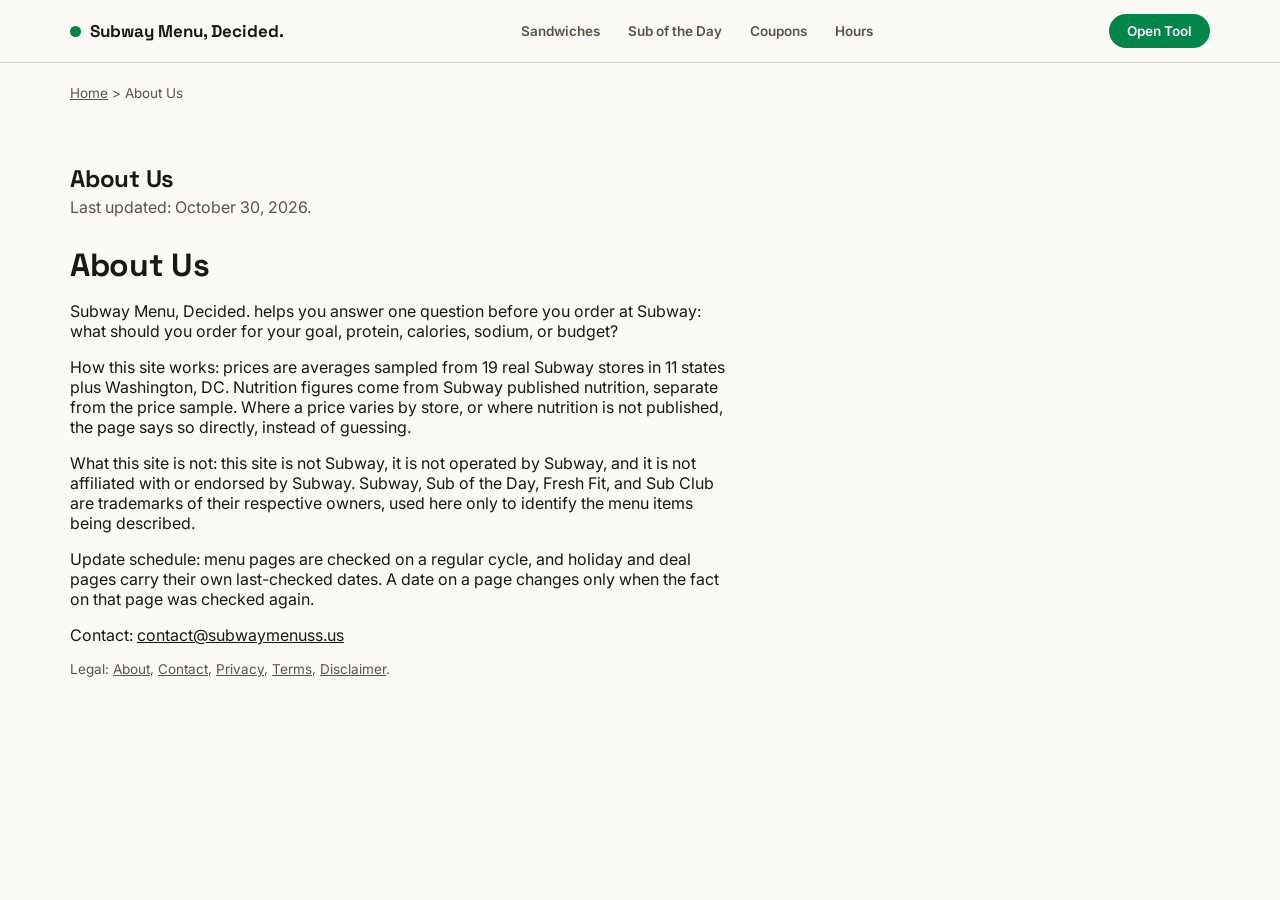
<file: about/index.html>
<!DOCTYPE html>
<html lang="en">
<head>
<meta charset="UTF-8">
<meta name="viewport" content="width=device-width, initial-scale=1.0, viewport-fit=cover">
<title>About Subway Menu, Decided.</title>
<link rel="preconnect" href="https://fonts.googleapis.com">
<link rel="preconnect" href="https://fonts.gstatic.com" crossorigin>
<link href="https://fonts.googleapis.com/css2?family=Space+Grotesk:wght@500;600;700&family=Inter:wght@400;500;600;700&display=swap" rel="stylesheet">
<meta name="description" content="About Subway Menu, Decided.">
<link rel="stylesheet" href="../css/style.css">
</head>
<body>
<header class="topbar">
  <div class="topbar-inner">
    <a href="../" class="brand"><span class="brand-dot"></span><span class="brand-mark">Subway Menu, Decided.</span></a>
    <nav class="top-nav">
      <a href="../sandwiches/">Sandwiches</a>
      <a href="../sub-of-the-day/">Sub of the Day</a>
      <a href="../coupons/">Coupons</a>
      <a href="../hours/">Hours</a>
    </nav>
    <div style="display:flex; align-items:center; gap:10px;">
      <button type="button" class="nav-toggle" aria-label="Open menu" aria-expanded="false">
        <svg viewBox="0 0 24 24" fill="none" stroke="currentColor" stroke-width="2"><path d="M4 7h16M4 12h16M4 17h16"/></svg>
      </button>
      <a href="../tool/" class="topbar-cta">Open Tool</a>
    </div>
  </div>
  <nav class="mobile-nav-panel">
    <a href="../sandwiches/">Sandwiches</a>
    <a href="../sub-of-the-day/">Sub of the Day</a>
    <a href="../coupons/">Coupons</a>
    <a href="../hours/">Hours</a>
  </nav>
</header>

<div class="wrap">
  <p class="cat-hook" style="margin-top:22px;"><a href="../">Home</a> &gt; About Us</p>

  <section class="intro">
    <h1>About Us</h1>
    <p>Last updated: October 30, 2026.</p>
  </section>

  <div style="max-width:66ch;">
<h1>About Us</h1>

    <p>Subway Menu, Decided. helps you answer one question before you order at Subway: what should you order for your goal, protein, calories, sodium, or budget?</p>
    <p>How this site works: prices are averages sampled from 19 real Subway stores in 11 states plus Washington, DC. Nutrition figures come from Subway published nutrition, separate from the price sample. Where a price varies by store, or where nutrition is not published, the page says so directly, instead of guessing.</p>
    <p>What this site is not: this site is not Subway, it is not operated by Subway, and it is not affiliated with or endorsed by Subway. Subway, Sub of the Day, Fresh Fit, and Sub Club are trademarks of their respective owners, used here only to identify the menu items being described.</p>
    <p>Update schedule: menu pages are checked on a regular cycle, and holiday and deal pages carry their own last-checked dates. A date on a page changes only when the fact on that page was checked again.</p>
    <p>Contact: <a href="mailto:contact@subwaymenuss.us">contact@subwaymenuss.us</a></p>
  </div>

  <p class="cat-hook">Legal: <a href="../about/">About</a>, <a href="../contact/">Contact</a>, <a href="../privacy/">Privacy</a>, <a href="../terms/">Terms</a>, <a href="../disclaimer/">Disclaimer</a>.</p>

  <div class="footer-space"></div>
</div>
<script src="../js/script.js" defer></script>
</body>
</html>
</file>
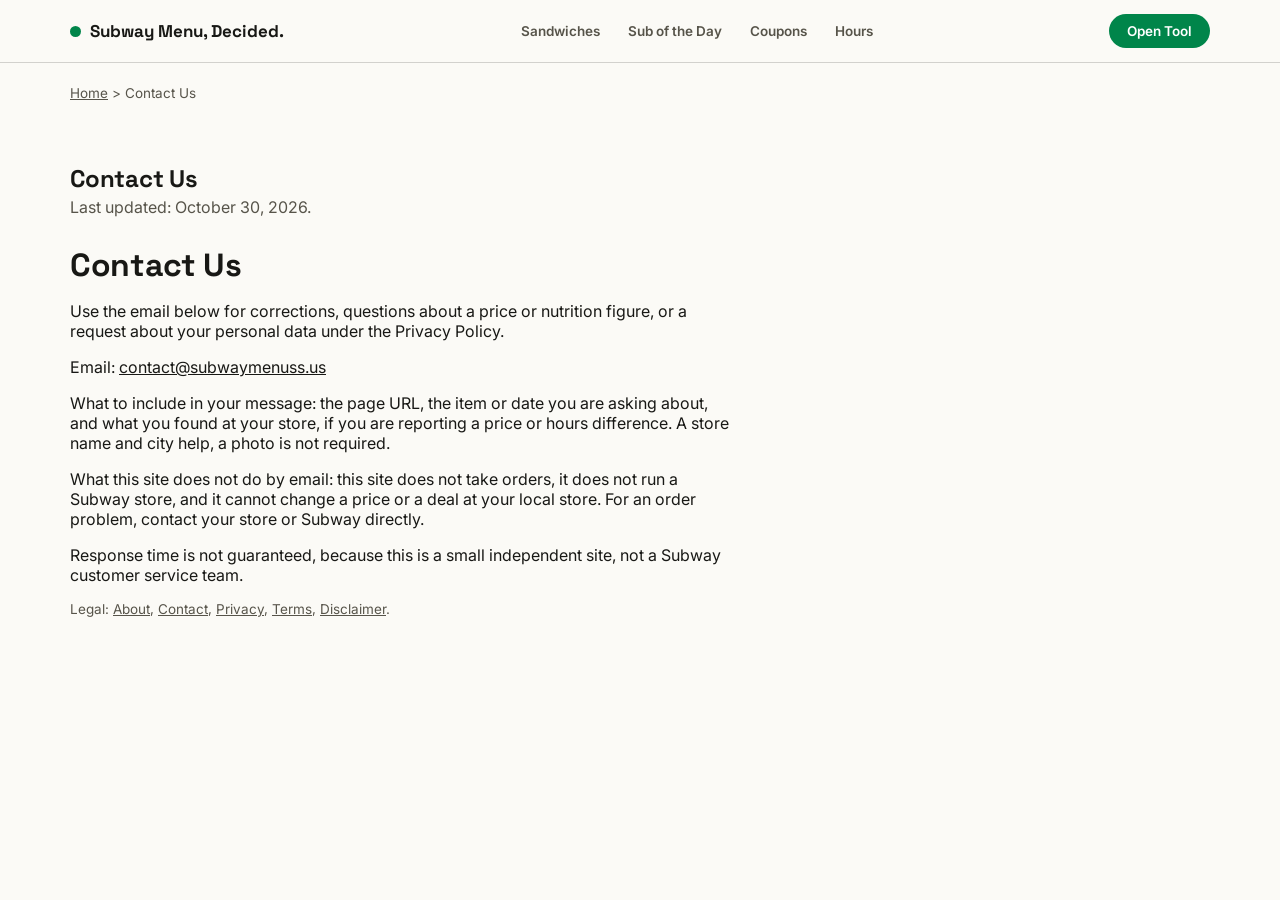
<file: contact/index.html>
<!DOCTYPE html>
<html lang="en">
<head>
<meta charset="UTF-8">
<meta name="viewport" content="width=device-width, initial-scale=1.0, viewport-fit=cover">
<title>Contact Subway Menu, Decided.</title>
<link rel="preconnect" href="https://fonts.googleapis.com">
<link rel="preconnect" href="https://fonts.gstatic.com" crossorigin>
<link href="https://fonts.googleapis.com/css2?family=Space+Grotesk:wght@500;600;700&family=Inter:wght@400;500;600;700&display=swap" rel="stylesheet">
<meta name="description" content="Contact Subway Menu, Decided.">
<link rel="stylesheet" href="../css/style.css">
</head>
<body>
<header class="topbar">
  <div class="topbar-inner">
    <a href="../" class="brand"><span class="brand-dot"></span><span class="brand-mark">Subway Menu, Decided.</span></a>
    <nav class="top-nav">
      <a href="../sandwiches/">Sandwiches</a>
      <a href="../sub-of-the-day/">Sub of the Day</a>
      <a href="../coupons/">Coupons</a>
      <a href="../hours/">Hours</a>
    </nav>
    <div style="display:flex; align-items:center; gap:10px;">
      <button type="button" class="nav-toggle" aria-label="Open menu" aria-expanded="false">
        <svg viewBox="0 0 24 24" fill="none" stroke="currentColor" stroke-width="2"><path d="M4 7h16M4 12h16M4 17h16"/></svg>
      </button>
      <a href="../tool/" class="topbar-cta">Open Tool</a>
    </div>
  </div>
  <nav class="mobile-nav-panel">
    <a href="../sandwiches/">Sandwiches</a>
    <a href="../sub-of-the-day/">Sub of the Day</a>
    <a href="../coupons/">Coupons</a>
    <a href="../hours/">Hours</a>
  </nav>
</header>

<div class="wrap">
  <p class="cat-hook" style="margin-top:22px;"><a href="../">Home</a> &gt; Contact Us</p>

  <section class="intro">
    <h1>Contact Us</h1>
    <p>Last updated: October 30, 2026.</p>
  </section>

  <div style="max-width:66ch;">
<h1>Contact Us</h1>

    <p>Use the email below for corrections, questions about a price or nutrition figure, or a request about your personal data under the Privacy Policy.</p>
    <p>Email: <a href="mailto:contact@subwaymenuss.us">contact@subwaymenuss.us</a></p>
    <p>What to include in your message: the page URL, the item or date you are asking about, and what you found at your store, if you are reporting a price or hours difference. A store name and city help, a photo is not required.</p>
    <p>What this site does not do by email: this site does not take orders, it does not run a Subway store, and it cannot change a price or a deal at your local store. For an order problem, contact your store or Subway directly.</p>
    <p>Response time is not guaranteed, because this is a small independent site, not a Subway customer service team.</p>
  </div>

  <p class="cat-hook">Legal: <a href="../about/">About</a>, <a href="../contact/">Contact</a>, <a href="../privacy/">Privacy</a>, <a href="../terms/">Terms</a>, <a href="../disclaimer/">Disclaimer</a>.</p>

  <div class="footer-space"></div>
</div>
<script src="../js/script.js" defer></script>
</body>
</html>
</file>
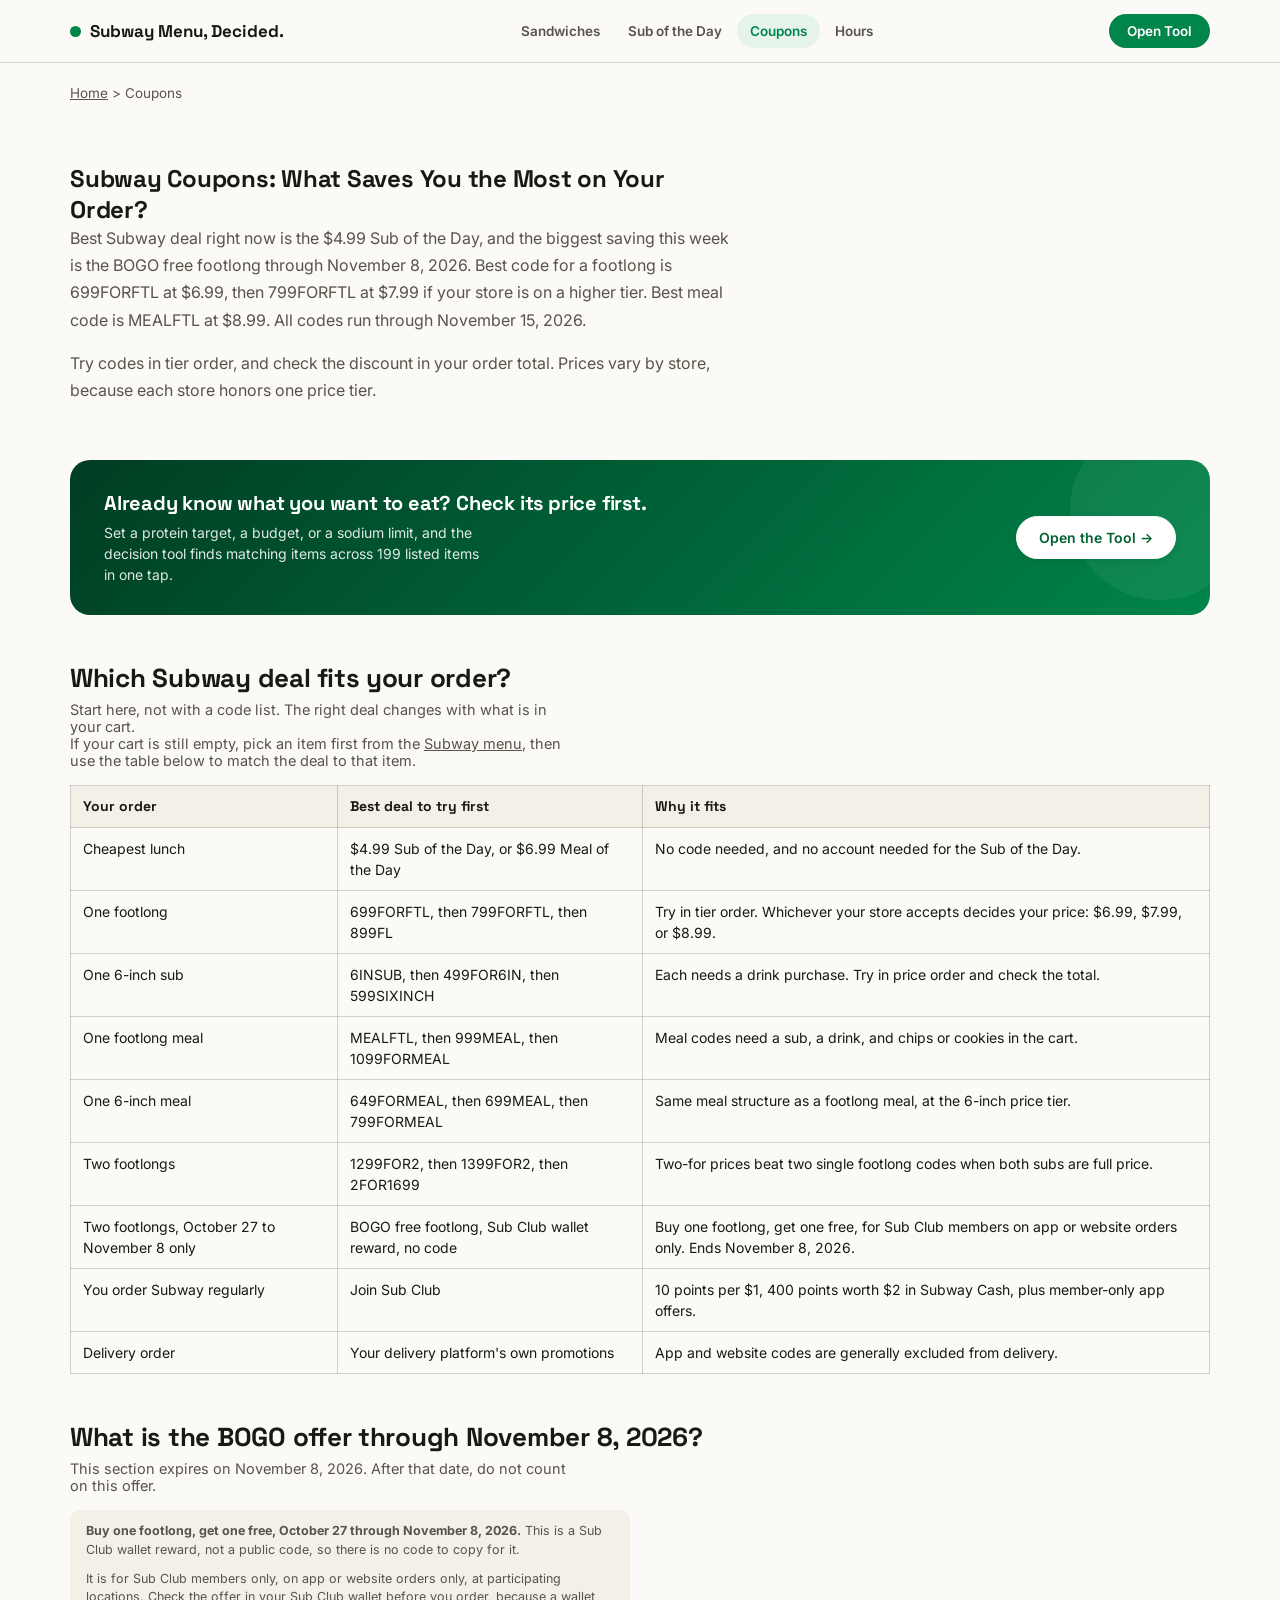
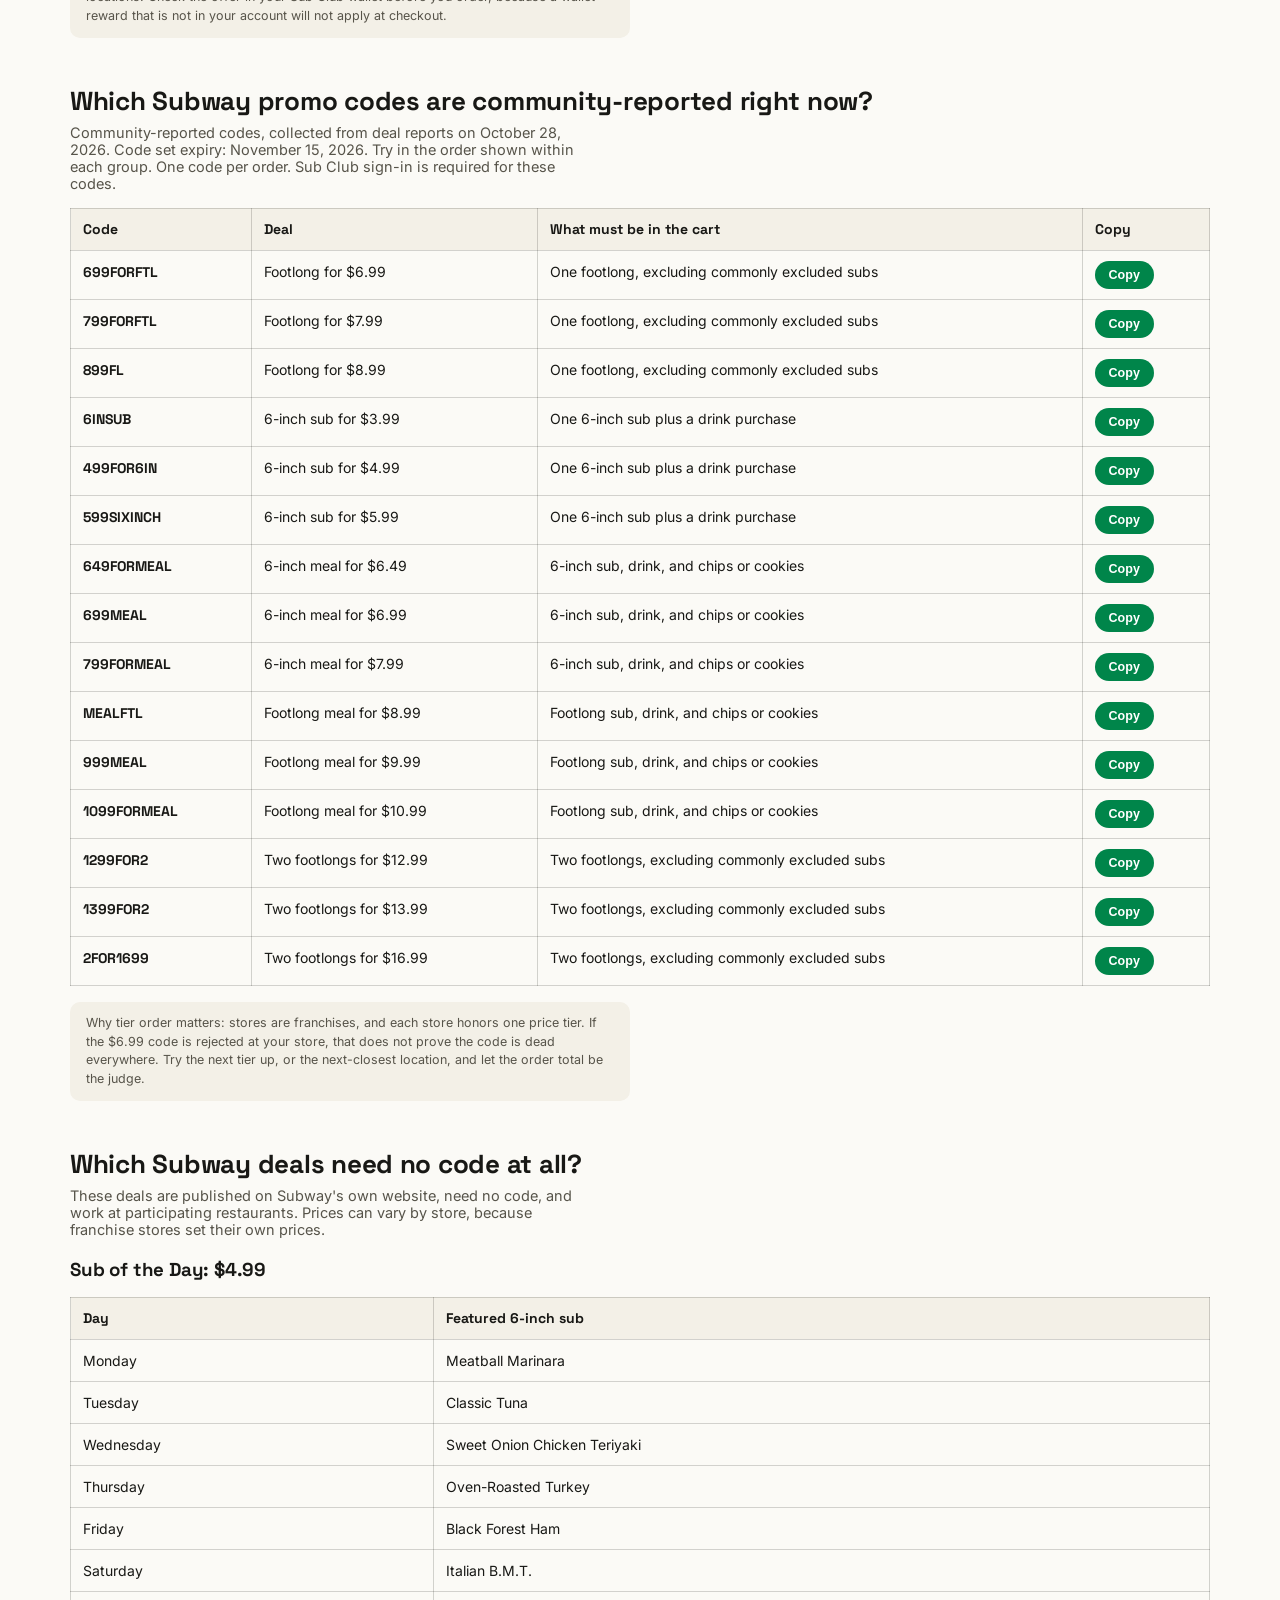
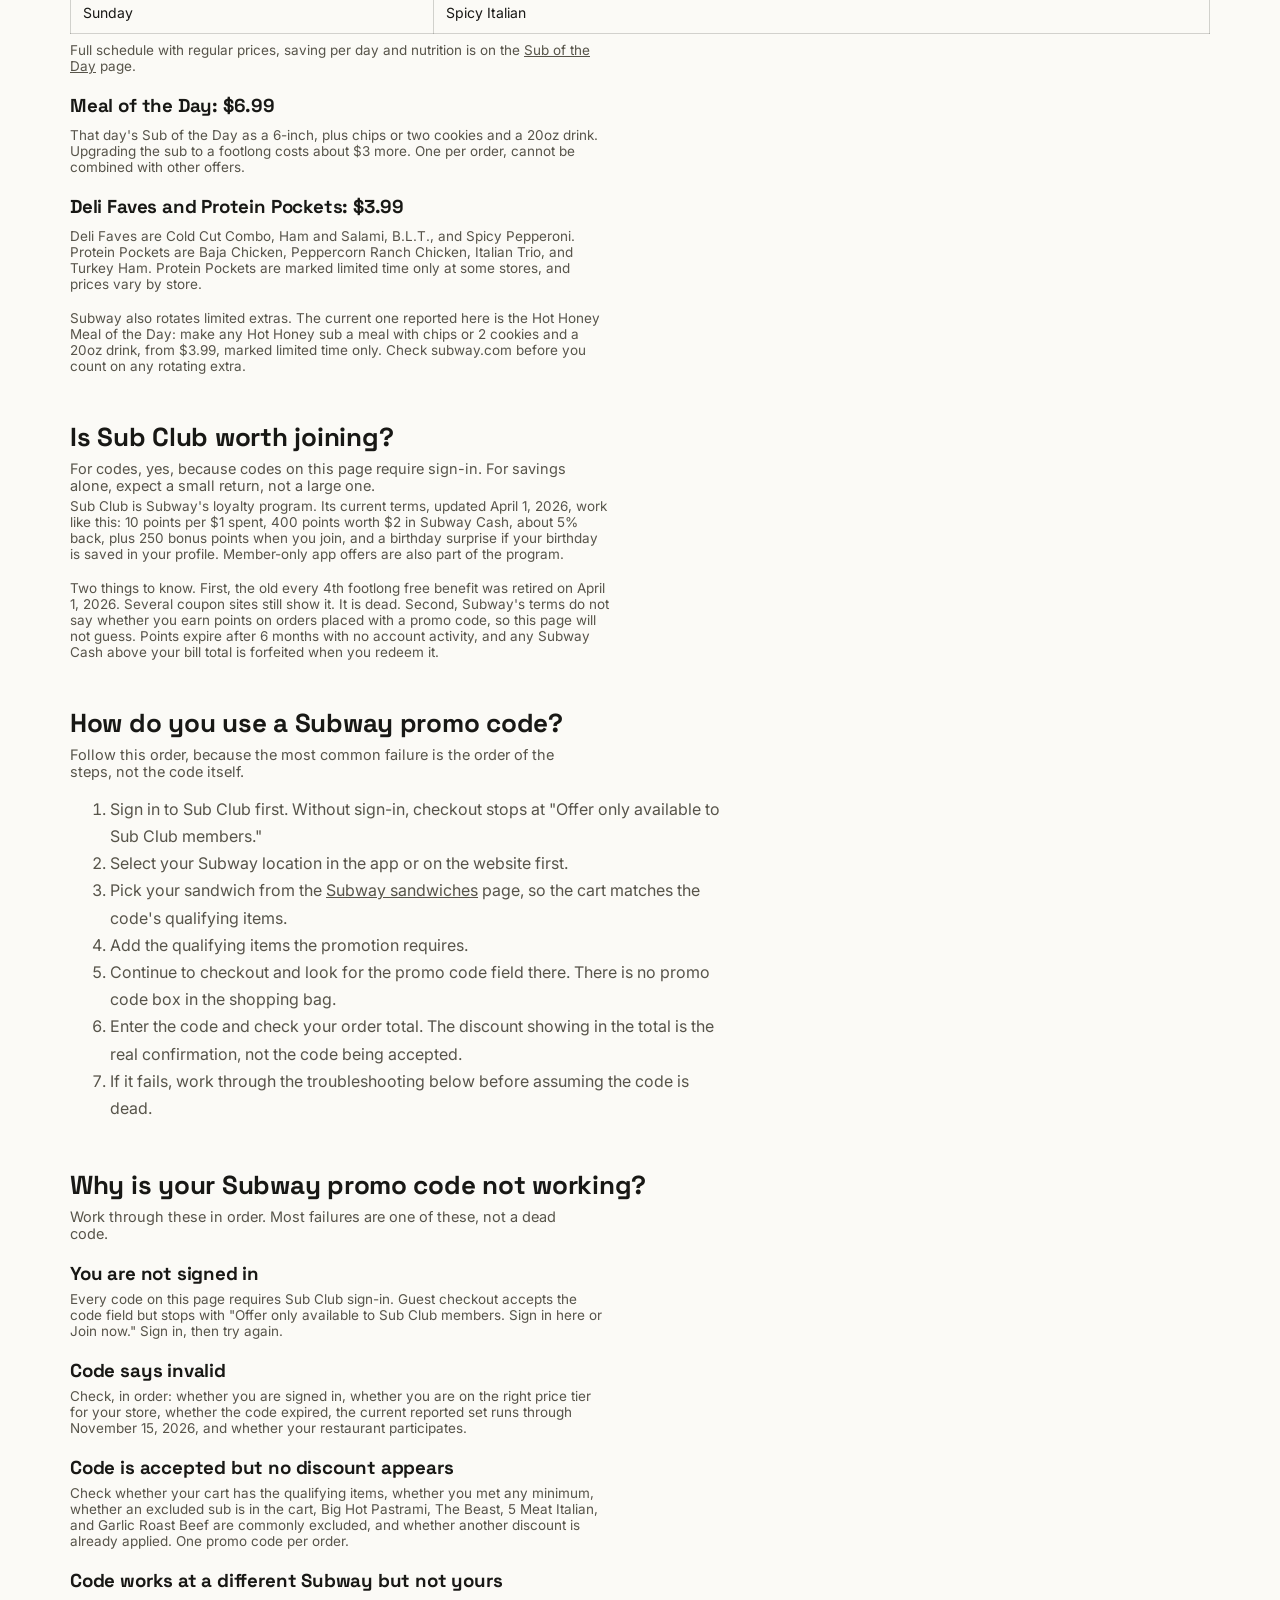
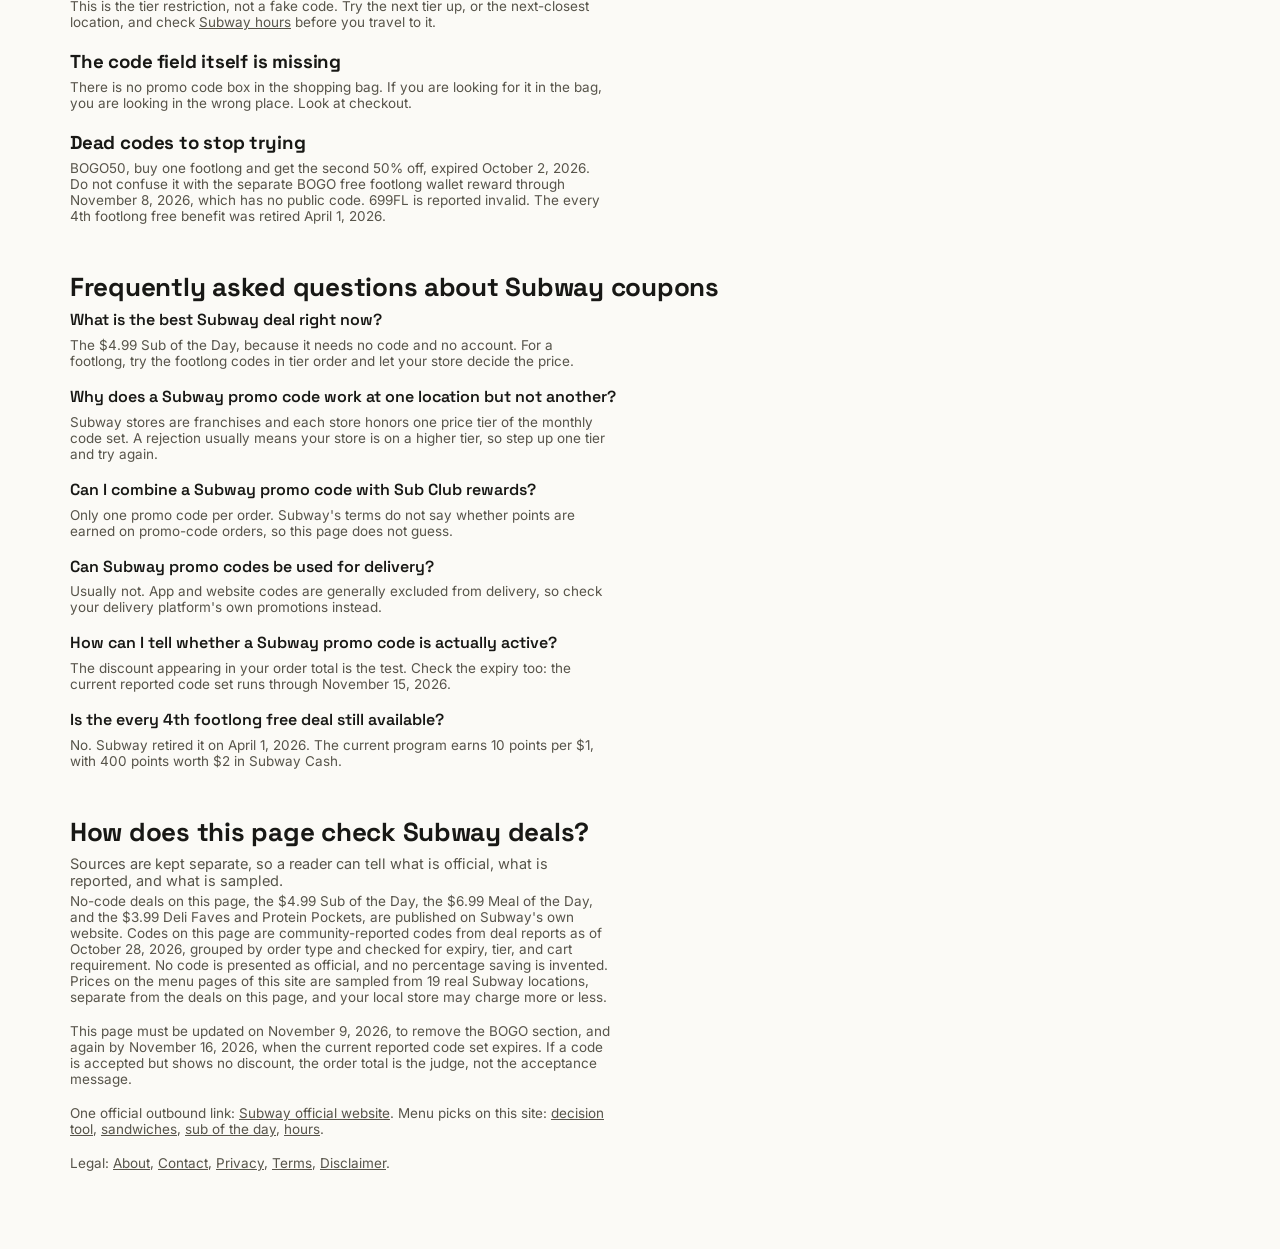
<file: coupons/index.html>
<!DOCTYPE html>
<html lang="en">
<head>
<meta charset="UTF-8">
<meta name="viewport" content="width=device-width, initial-scale=1.0, viewport-fit=cover">
<title>Subway Coupons and Promo Codes October 2026: Cheapest Way to Order, by Order Type</title>
<link rel="preconnect" href="https://fonts.googleapis.com">
<link rel="preconnect" href="https://fonts.gstatic.com" crossorigin>
<link href="https://fonts.googleapis.com/css2?family=Space+Grotesk:wght@500;600;700&family=Inter:wght@400;500;600;700&display=swap" rel="stylesheet">
<meta name="description" content="Subway coupons and promo codes, October 2026, 15 community-reported codes through November 15, BOGO free footlong through November 8, $4.99 Sub of the Day, match the deal to your order.">
<link rel="stylesheet" href="../css/style.css">
<script type="application/ld+json">
{"@context":"https://schema.org","@type":"FAQPage","mainEntity":[
{"@type":"Question","name":"What is the best Subway deal right now?","acceptedAnswer":{"@type":"Answer","text":"The $4.99 Sub of the Day, because it needs no code and no account. For a footlong, try the footlong codes in tier order and let your store decide the price."}},
{"@type":"Question","name":"Why does a Subway promo code work at one location but not another?","acceptedAnswer":{"@type":"Answer","text":"Subway stores are franchises and each store honors one price tier of the monthly code set. A rejection usually means your store is on a higher tier, so step up one tier and try again."}},
{"@type":"Question","name":"Can I combine a Subway promo code with Sub Club rewards?","acceptedAnswer":{"@type":"Answer","text":"Only one promo code per order. Subway's terms do not say whether points are earned on promo-code orders, so this page does not guess."}},
{"@type":"Question","name":"Can Subway promo codes be used for delivery?","acceptedAnswer":{"@type":"Answer","text":"Usually not. App and website codes are generally excluded from delivery, so check your delivery platform's own promotions instead."}},
{"@type":"Question","name":"How can I tell whether a Subway promo code is actually active?","acceptedAnswer":{"@type":"Answer","text":"The discount appearing in your order total is the test. Check the expiry too: the current reported code set runs through November 15, 2026."}},
{"@type":"Question","name":"Is the every 4th footlong free deal still available?","acceptedAnswer":{"@type":"Answer","text":"No. Subway retired it on April 1, 2026. The current program earns 10 points per $1, with 400 points worth $2 in Subway Cash."}}
]}
</script>
</head>
<body>
<header class="topbar">
  <div class="topbar-inner">
    <a href="../" class="brand"><span class="brand-dot"></span><span class="brand-mark">Subway Menu, Decided.</span></a>
    <nav class="top-nav">
      <a href="../sandwiches/">Sandwiches</a>
      <a href="../sub-of-the-day/">Sub of the Day</a>
      <a href="../coupons/" class="current">Coupons</a>
      <a href="../hours/">Hours</a>
    </nav>
    <div style="display:flex; align-items:center; gap:10px;">
      <button type="button" class="nav-toggle" aria-label="Open menu" aria-expanded="false">
        <svg viewBox="0 0 24 24" fill="none" stroke="currentColor" stroke-width="2"><path d="M4 7h16M4 12h16M4 17h16"/></svg>
      </button>
      <a href="../tool/" class="topbar-cta">Open Tool</a>
    </div>
  </div>
  <nav class="mobile-nav-panel">
    <a href="../sandwiches/">Sandwiches</a>
    <a href="../sub-of-the-day/">Sub of the Day</a>
    <a href="../coupons/" class="current">Coupons</a>
    <a href="../hours/">Hours</a>
  </nav>
</header>

<div class="wrap">
  <p class="cat-hook" style="margin-top:22px;"><a href="../">Home</a> &gt; Coupons</p>

  <section class="intro">
    <h1>Subway Coupons: What Saves You the Most on Your Order?</h1>
    <p>Best Subway deal right now is the $4.99 Sub of the Day, and the biggest saving this week is the BOGO free footlong through November 8, 2026. Best code for a footlong is 699FORFTL at $6.99, then 799FORFTL at $7.99 if your store is on a higher tier. Best meal code is MEALFTL at $8.99. All codes run through November 15, 2026.</p>
    <p>Try codes in tier order, and check the discount in your order total. Prices vary by store, because each store honors one price tier.</p>
  </section>

  <div class="tool-card">
    <div class="tool-card-text">
      <h3>Already know what you want to eat? Check its price first.</h3>
      <p>Set a protein target, a budget, or a sodium limit, and the decision tool finds matching items across 199 listed items in one tap.</p>
    </div>
    <a href="../tool/" class="btn btn-primary">Open the Tool →</a>
  </div>

  <div class="section-head">
    <h2>Which Subway deal fits your order?</h2>
    <p>Start here, not with a code list. The right deal changes with what is in your cart.</p>
  <p class="cat-hook">If your cart is still empty, pick an item first from the <a href="../">Subway menu</a>, then use the table below to match the deal to that item.</p>
  </div>
  <table class="deal-table">
    <thead><tr><th>Your order</th><th>Best deal to try first</th><th>Why it fits</th></tr></thead>
    <tbody>
      <tr><td>Cheapest lunch</td><td>$4.99 Sub of the Day, or $6.99 Meal of the Day</td><td>No code needed, and no account needed for the Sub of the Day.</td></tr>
      <tr><td>One footlong</td><td>699FORFTL, then 799FORFTL, then 899FL</td><td>Try in tier order. Whichever your store accepts decides your price: $6.99, $7.99, or $8.99.</td></tr>
      <tr><td>One 6-inch sub</td><td>6INSUB, then 499FOR6IN, then 599SIXINCH</td><td>Each needs a drink purchase. Try in price order and check the total.</td></tr>
      <tr><td>One footlong meal</td><td>MEALFTL, then 999MEAL, then 1099FORMEAL</td><td>Meal codes need a sub, a drink, and chips or cookies in the cart.</td></tr>
      <tr><td>One 6-inch meal</td><td>649FORMEAL, then 699MEAL, then 799FORMEAL</td><td>Same meal structure as a footlong meal, at the 6-inch price tier.</td></tr>
      <tr><td>Two footlongs</td><td>1299FOR2, then 1399FOR2, then 2FOR1699</td><td>Two-for prices beat two single footlong codes when both subs are full price.</td></tr>
      <tr><td>Two footlongs, October 27 to November 8 only</td><td>BOGO free footlong, Sub Club wallet reward, no code</td><td>Buy one footlong, get one free, for Sub Club members on app or website orders only. Ends November 8, 2026.</td></tr>
      <tr><td>You order Subway regularly</td><td>Join Sub Club</td><td>10 points per $1, 400 points worth $2 in Subway Cash, plus member-only app offers.</td></tr>
      <tr><td>Delivery order</td><td>Your delivery platform's own promotions</td><td>App and website codes are generally excluded from delivery.</td></tr>
    </tbody>
  </table>

  <div class="section-head">
    <h2>What is the BOGO offer through November 8, 2026?</h2>
    <p>This section expires on November 8, 2026. After that date, do not count on this offer.</p>
  </div>
  <div class="cat-note" style="max-width:70ch;">
    <p style="margin:0 0 10px;"><b>Buy one footlong, get one free, October 27 through November 8, 2026.</b> This is a Sub Club wallet reward, not a public code, so there is no code to copy for it.</p>
    <p style="margin:0;">It is for Sub Club members only, on app or website orders only, at participating locations. Check the offer in your Sub Club wallet before you order, because a wallet reward that is not in your account will not apply at checkout.</p>
  </div>

  <div class="section-head">
    <h2>Which Subway promo codes are community-reported right now?</h2>
    <p>Community-reported codes, collected from deal reports on October 28, 2026. Code set expiry: November 15, 2026. Try in the order shown within each group. One code per order. Sub Club sign-in is required for these codes.</p>
  </div>
  <table class="deal-table">
    <thead><tr><th>Code</th><th>Deal</th><th>What must be in the cart</th><th>Copy</th></tr></thead>
    <tbody>
      <tr><td><b>699FORFTL</b></td><td>Footlong for $6.99</td><td>One footlong, excluding commonly excluded subs</td><td><button class="copy-btn" data-code="699FORFTL">Copy</button></td></tr>
      <tr><td><b>799FORFTL</b></td><td>Footlong for $7.99</td><td>One footlong, excluding commonly excluded subs</td><td><button class="copy-btn" data-code="799FORFTL">Copy</button></td></tr>
      <tr><td><b>899FL</b></td><td>Footlong for $8.99</td><td>One footlong, excluding commonly excluded subs</td><td><button class="copy-btn" data-code="899FL">Copy</button></td></tr>
      <tr><td><b>6INSUB</b></td><td>6-inch sub for $3.99</td><td>One 6-inch sub plus a drink purchase</td><td><button class="copy-btn" data-code="6INSUB">Copy</button></td></tr>
      <tr><td><b>499FOR6IN</b></td><td>6-inch sub for $4.99</td><td>One 6-inch sub plus a drink purchase</td><td><button class="copy-btn" data-code="499FOR6IN">Copy</button></td></tr>
      <tr><td><b>599SIXINCH</b></td><td>6-inch sub for $5.99</td><td>One 6-inch sub plus a drink purchase</td><td><button class="copy-btn" data-code="599SIXINCH">Copy</button></td></tr>
      <tr><td><b>649FORMEAL</b></td><td>6-inch meal for $6.49</td><td>6-inch sub, drink, and chips or cookies</td><td><button class="copy-btn" data-code="649FORMEAL">Copy</button></td></tr>
      <tr><td><b>699MEAL</b></td><td>6-inch meal for $6.99</td><td>6-inch sub, drink, and chips or cookies</td><td><button class="copy-btn" data-code="699MEAL">Copy</button></td></tr>
      <tr><td><b>799FORMEAL</b></td><td>6-inch meal for $7.99</td><td>6-inch sub, drink, and chips or cookies</td><td><button class="copy-btn" data-code="799FORMEAL">Copy</button></td></tr>
      <tr><td><b>MEALFTL</b></td><td>Footlong meal for $8.99</td><td>Footlong sub, drink, and chips or cookies</td><td><button class="copy-btn" data-code="MEALFTL">Copy</button></td></tr>
      <tr><td><b>999MEAL</b></td><td>Footlong meal for $9.99</td><td>Footlong sub, drink, and chips or cookies</td><td><button class="copy-btn" data-code="999MEAL">Copy</button></td></tr>
      <tr><td><b>1099FORMEAL</b></td><td>Footlong meal for $10.99</td><td>Footlong sub, drink, and chips or cookies</td><td><button class="copy-btn" data-code="1099FORMEAL">Copy</button></td></tr>
      <tr><td><b>1299FOR2</b></td><td>Two footlongs for $12.99</td><td>Two footlongs, excluding commonly excluded subs</td><td><button class="copy-btn" data-code="1299FOR2">Copy</button></td></tr>
      <tr><td><b>1399FOR2</b></td><td>Two footlongs for $13.99</td><td>Two footlongs, excluding commonly excluded subs</td><td><button class="copy-btn" data-code="1399FOR2">Copy</button></td></tr>
      <tr><td><b>2FOR1699</b></td><td>Two footlongs for $16.99</td><td>Two footlongs, excluding commonly excluded subs</td><td><button class="copy-btn" data-code="2FOR1699">Copy</button></td></tr>
    </tbody>
  </table>
  <p class="cat-note">Why tier order matters: stores are franchises, and each store honors one price tier. If the $6.99 code is rejected at your store, that does not prove the code is dead everywhere. Try the next tier up, or the next-closest location, and let the order total be the judge.</p>

  <div class="section-head">
    <h2>Which Subway deals need no code at all?</h2>
    <p>These deals are published on Subway's own website, need no code, and work at participating restaurants. Prices can vary by store, because franchise stores set their own prices.</p>
  </div>
  <h3 style="margin:20px 0 10px;">Sub of the Day: $4.99</h3>
  <table class="deal-table">
    <thead><tr><th>Day</th><th>Featured 6-inch sub</th></tr></thead>
    <tbody>
      <tr><td>Monday</td><td>Meatball Marinara</td></tr>
      <tr><td>Tuesday</td><td>Classic Tuna</td></tr>
      <tr><td>Wednesday</td><td>Sweet Onion Chicken Teriyaki</td></tr>
      <tr><td>Thursday</td><td>Oven-Roasted Turkey</td></tr>
      <tr><td>Friday</td><td>Black Forest Ham</td></tr>
      <tr><td>Saturday</td><td>Italian B.M.T.</td></tr>
      <tr><td>Sunday</td><td>Spicy Italian</td></tr>
    </tbody>
  </table>
  <p class="cat-hook">Full schedule with regular prices, saving per day and nutrition is on the <a href="../sub-of-the-day/">Sub of the Day</a> page.</p>
  <h3 style="margin:20px 0 10px;">Meal of the Day: $6.99</h3>
  <p class="cat-hook">That day's Sub of the Day as a 6-inch, plus chips or two cookies and a 20oz drink. Upgrading the sub to a footlong costs about $3 more. One per order, cannot be combined with other offers.</p>
  <h3 style="margin:20px 0 10px;">Deli Faves and Protein Pockets: $3.99</h3>
  <p class="cat-hook">Deli Faves are Cold Cut Combo, Ham and Salami, B.L.T., and Spicy Pepperoni. Protein Pockets are Baja Chicken, Peppercorn Ranch Chicken, Italian Trio, and Turkey Ham. Protein Pockets are marked limited time only at some stores, and prices vary by store.</p>
  <p class="cat-hook">Subway also rotates limited extras. The current one reported here is the Hot Honey Meal of the Day: make any Hot Honey sub a meal with chips or 2 cookies and a 20oz drink, from $3.99, marked limited time only. Check subway.com before you count on any rotating extra.</p>

  <div class="section-head">
    <h2>Is Sub Club worth joining?</h2>
    <p>For codes, yes, because codes on this page require sign-in. For savings alone, expect a small return, not a large one.</p>
  </div>
  <p class="cat-hook">Sub Club is Subway's loyalty program. Its current terms, updated April 1, 2026, work like this: 10 points per $1 spent, 400 points worth $2 in Subway Cash, about 5% back, plus 250 bonus points when you join, and a birthday surprise if your birthday is saved in your profile. Member-only app offers are also part of the program.</p>
  <p class="cat-hook">Two things to know. First, the old every 4th footlong free benefit was retired on April 1, 2026. Several coupon sites still show it. It is dead. Second, Subway's terms do not say whether you earn points on orders placed with a promo code, so this page will not guess. Points expire after 6 months with no account activity, and any Subway Cash above your bill total is forfeited when you redeem it.</p>

  <div class="section-head">
    <h2>How do you use a Subway promo code?</h2>
    <p>Follow this order, because the most common failure is the order of the steps, not the code itself.</p>
  </div>
  <ol style="line-height:1.7; color:var(--ink-dim); max-width:66ch;">
    <li>Sign in to Sub Club first. Without sign-in, checkout stops at "Offer only available to Sub Club members."</li>
    <li>Select your Subway location in the app or on the website first.</li>
    <li>Pick your sandwich from the <a href="../sandwiches/">Subway sandwiches</a> page, so the cart matches the code's qualifying items.</li>
    <li>Add the qualifying items the promotion requires.</li>
    <li>Continue to checkout and look for the promo code field there. There is no promo code box in the shopping bag.</li>
    <li>Enter the code and check your order total. The discount showing in the total is the real confirmation, not the code being accepted.</li>
    <li>If it fails, work through the troubleshooting below before assuming the code is dead.</li>
  </ol>

  <div class="section-head">
    <h2>Why is your Subway promo code not working?</h2>
    <p>Work through these in order. Most failures are one of these, not a dead code.</p>
  </div>
  <h3 style="margin:20px 0 6px;">You are not signed in</h3>
  <p class="cat-hook">Every code on this page requires Sub Club sign-in. Guest checkout accepts the code field but stops with "Offer only available to Sub Club members. Sign in here or Join now." Sign in, then try again.</p>
  <h3 style="margin:20px 0 6px;">Code says invalid</h3>
  <p class="cat-hook">Check, in order: whether you are signed in, whether you are on the right price tier for your store, whether the code expired, the current reported set runs through November 15, 2026, and whether your restaurant participates.</p>
  <h3 style="margin:20px 0 6px;">Code is accepted but no discount appears</h3>
  <p class="cat-hook">Check whether your cart has the qualifying items, whether you met any minimum, whether an excluded sub is in the cart, Big Hot Pastrami, The Beast, 5 Meat Italian, and Garlic Roast Beef are commonly excluded, and whether another discount is already applied. One promo code per order.</p>
  <h3 style="margin:20px 0 6px;">Code works at a different Subway but not yours</h3>
  <p class="cat-hook">This is the tier restriction, not a fake code. Try the next tier up, or the next-closest location, and check <a href="../hours/">Subway hours</a> before you travel to it.</p>
  <h3 style="margin:20px 0 6px;">The code field itself is missing</h3>
  <p class="cat-hook">There is no promo code box in the shopping bag. If you are looking for it in the bag, you are looking in the wrong place. Look at checkout.</p>
  <h3 style="margin:20px 0 6px;">Dead codes to stop trying</h3>
  <p class="cat-hook">BOGO50, buy one footlong and get the second 50% off, expired October 2, 2026. Do not confuse it with the separate BOGO free footlong wallet reward through November 8, 2026, which has no public code. 699FL is reported invalid. The every 4th footlong free benefit was retired April 1, 2026.</p>

  <div class="section-head">
    <h2>Frequently asked questions about Subway coupons</h2>
  </div>
  <div style="max-width:66ch;">
    <div class="item-name" style="margin-bottom:6px;">What is the best Subway deal right now?</div>
    <p class="cat-hook" style="margin:0 0 18px;">The $4.99 Sub of the Day, because it needs no code and no account. For a footlong, try the footlong codes in tier order and let your store decide the price.</p>
    <div class="item-name" style="margin-bottom:6px;">Why does a Subway promo code work at one location but not another?</div>
    <p class="cat-hook" style="margin:0 0 18px;">Subway stores are franchises and each store honors one price tier of the monthly code set. A rejection usually means your store is on a higher tier, so step up one tier and try again.</p>
    <div class="item-name" style="margin-bottom:6px;">Can I combine a Subway promo code with Sub Club rewards?</div>
    <p class="cat-hook" style="margin:0 0 18px;">Only one promo code per order. Subway's terms do not say whether points are earned on promo-code orders, so this page does not guess.</p>
    <div class="item-name" style="margin-bottom:6px;">Can Subway promo codes be used for delivery?</div>
    <p class="cat-hook" style="margin:0 0 18px;">Usually not. App and website codes are generally excluded from delivery, so check your delivery platform's own promotions instead.</p>
    <div class="item-name" style="margin-bottom:6px;">How can I tell whether a Subway promo code is actually active?</div>
    <p class="cat-hook" style="margin:0 0 18px;">The discount appearing in your order total is the test. Check the expiry too: the current reported code set runs through November 15, 2026.</p>
    <div class="item-name" style="margin-bottom:6px;">Is the every 4th footlong free deal still available?</div>
    <p class="cat-hook" style="margin:0;">No. Subway retired it on April 1, 2026. The current program earns 10 points per $1, with 400 points worth $2 in Subway Cash.</p>
  </div>

  <div class="section-head">
    <h2>How does this page check Subway deals?</h2>
    <p>Sources are kept separate, so a reader can tell what is official, what is reported, and what is sampled.</p>
  </div>
  <p class="cat-hook">No-code deals on this page, the $4.99 Sub of the Day, the $6.99 Meal of the Day, and the $3.99 Deli Faves and Protein Pockets, are published on Subway's own website. Codes on this page are community-reported codes from deal reports as of October 28, 2026, grouped by order type and checked for expiry, tier, and cart requirement. No code is presented as official, and no percentage saving is invented. Prices on the menu pages of this site are sampled from 19 real Subway locations, separate from the deals on this page, and your local store may charge more or less.</p>
  <p class="cat-hook">This page must be updated on November 9, 2026, to remove the BOGO section, and again by November 16, 2026, when the current reported code set expires. If a code is accepted but shows no discount, the order total is the judge, not the acceptance message.</p>
  <p class="cat-hook">One official outbound link: <a href="https://www.subway.com/">Subway official website</a>. Menu picks on this site: <a href="../tool/">decision tool</a>, <a href="../sandwiches/">sandwiches</a>, <a href="../sub-of-the-day/">sub of the day</a>, <a href="../hours/">hours</a>.</p>

  <p class="cat-hook">Legal: <a href="../about/">About</a>, <a href="../contact/">Contact</a>, <a href="../privacy/">Privacy</a>, <a href="../terms/">Terms</a>, <a href="../disclaimer/">Disclaimer</a>.</p>

  <div class="footer-space"></div>
</div>
<script src="../js/script.js" defer></script>
<script>
document.addEventListener('DOMContentLoaded', function () {
  document.querySelectorAll('.copy-btn').forEach(function (btn) {
    btn.addEventListener('click', function () {
      var code = btn.getAttribute('data-code');
      function done() { btn.textContent = 'Copied'; setTimeout(function(){ btn.textContent = 'Copy'; }, 1500); }
      if (navigator.clipboard && navigator.clipboard.writeText) { navigator.clipboard.writeText(code).then(done).catch(done); }
      else { var ta = document.createElement('textarea'); ta.value = code; document.body.appendChild(ta); ta.select(); try { document.execCommand('copy'); } catch (e) {} document.body.removeChild(ta); done(); }
    });
  });
});
</script>
</body>
</html>
</file>
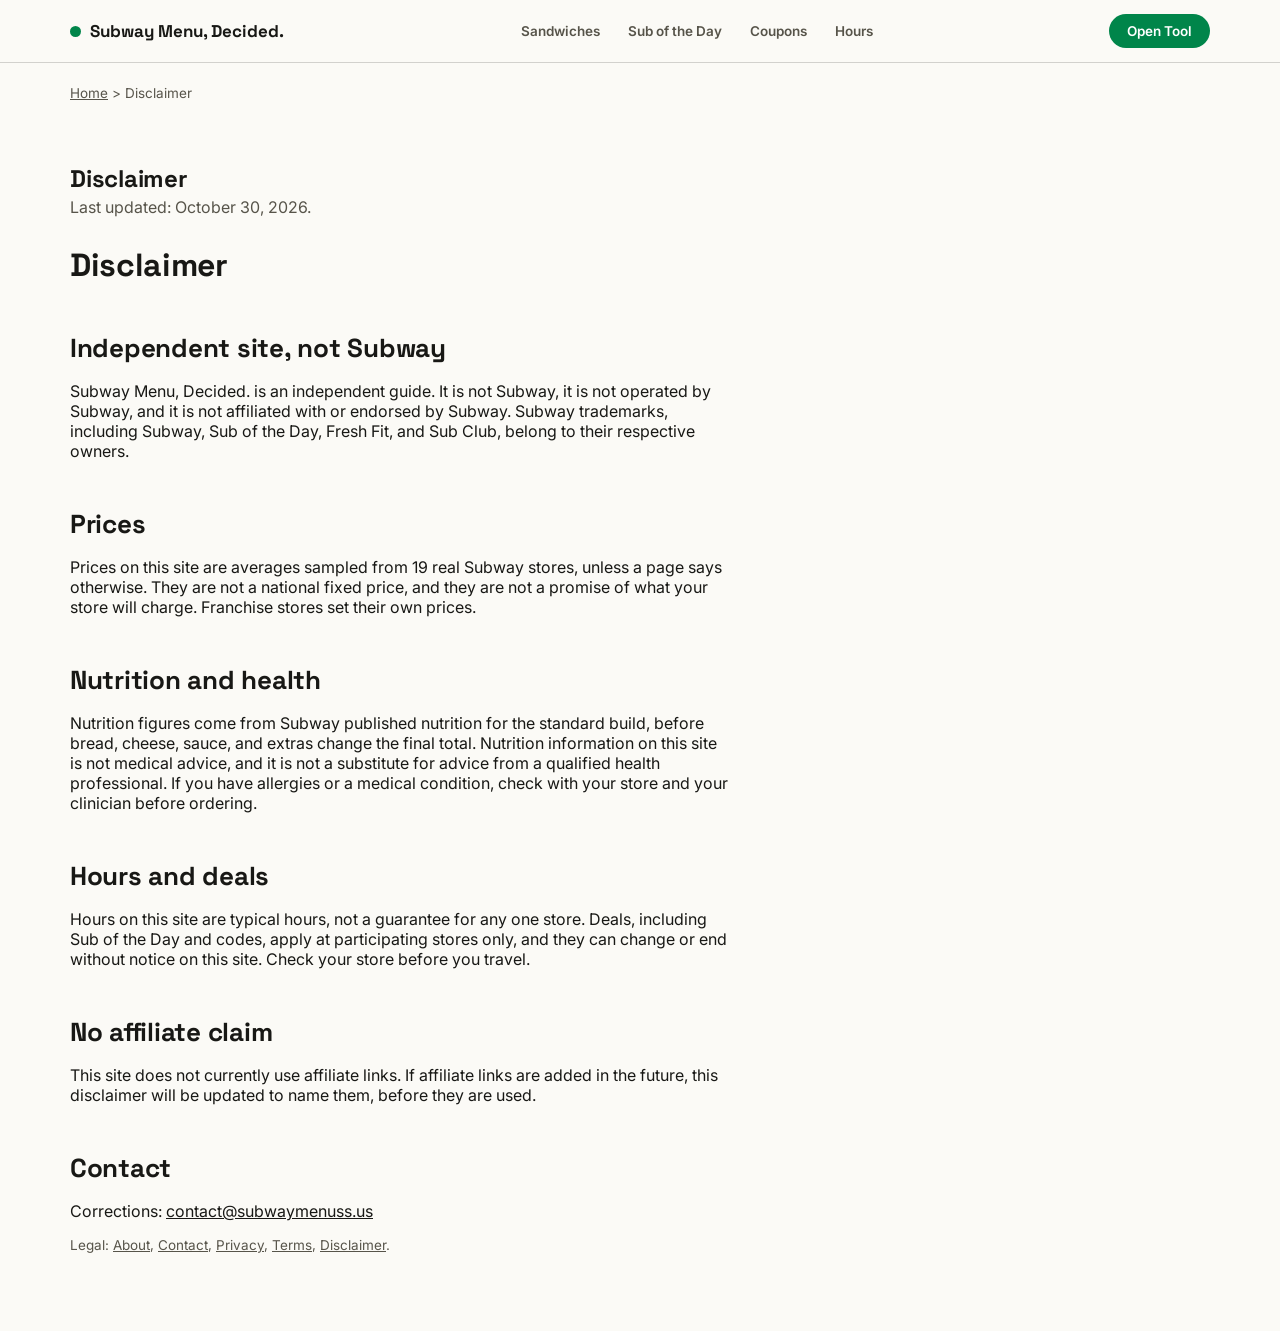
<file: disclaimer/index.html>
<!DOCTYPE html>
<html lang="en">
<head>
<meta charset="UTF-8">
<meta name="viewport" content="width=device-width, initial-scale=1.0, viewport-fit=cover">
<title>Disclaimer for Subway Menu, Decided.</title>
<link rel="preconnect" href="https://fonts.googleapis.com">
<link rel="preconnect" href="https://fonts.gstatic.com" crossorigin>
<link href="https://fonts.googleapis.com/css2?family=Space+Grotesk:wght@500;600;700&family=Inter:wght@400;500;600;700&display=swap" rel="stylesheet">
<meta name="description" content="Disclaimer for Subway Menu, Decided.">
<link rel="stylesheet" href="../css/style.css">
</head>
<body>
<header class="topbar">
  <div class="topbar-inner">
    <a href="../" class="brand"><span class="brand-dot"></span><span class="brand-mark">Subway Menu, Decided.</span></a>
    <nav class="top-nav">
      <a href="../sandwiches/">Sandwiches</a>
      <a href="../sub-of-the-day/">Sub of the Day</a>
      <a href="../coupons/">Coupons</a>
      <a href="../hours/">Hours</a>
    </nav>
    <div style="display:flex; align-items:center; gap:10px;">
      <button type="button" class="nav-toggle" aria-label="Open menu" aria-expanded="false">
        <svg viewBox="0 0 24 24" fill="none" stroke="currentColor" stroke-width="2"><path d="M4 7h16M4 12h16M4 17h16"/></svg>
      </button>
      <a href="../tool/" class="topbar-cta">Open Tool</a>
    </div>
  </div>
  <nav class="mobile-nav-panel">
    <a href="../sandwiches/">Sandwiches</a>
    <a href="../sub-of-the-day/">Sub of the Day</a>
    <a href="../coupons/">Coupons</a>
    <a href="../hours/">Hours</a>
  </nav>
</header>

<div class="wrap">
  <p class="cat-hook" style="margin-top:22px;"><a href="../">Home</a> &gt; Disclaimer</p>

  <section class="intro">
    <h1>Disclaimer</h1>
    <p>Last updated: October 30, 2026.</p>
  </section>

  <div style="max-width:66ch;">
<h1>Disclaimer</h1>

    <div class="section-head"><h2>Independent site, not Subway</h2></div>
    <p>Subway Menu, Decided. is an independent guide. It is not Subway, it is not operated by Subway, and it is not affiliated with or endorsed by Subway. Subway trademarks, including Subway, Sub of the Day, Fresh Fit, and Sub Club, belong to their respective owners.</p>
    <div class="section-head"><h2>Prices</h2></div>
    <p>Prices on this site are averages sampled from 19 real Subway stores, unless a page says otherwise. They are not a national fixed price, and they are not a promise of what your store will charge. Franchise stores set their own prices.</p>
    <div class="section-head"><h2>Nutrition and health</h2></div>
    <p>Nutrition figures come from Subway published nutrition for the standard build, before bread, cheese, sauce, and extras change the final total. Nutrition information on this site is not medical advice, and it is not a substitute for advice from a qualified health professional. If you have allergies or a medical condition, check with your store and your clinician before ordering.</p>
    <div class="section-head"><h2>Hours and deals</h2></div>
    <p>Hours on this site are typical hours, not a guarantee for any one store. Deals, including Sub of the Day and codes, apply at participating stores only, and they can change or end without notice on this site. Check your store before you travel.</p>
    <div class="section-head"><h2>No affiliate claim</h2></div>
    <p>This site does not currently use affiliate links. If affiliate links are added in the future, this disclaimer will be updated to name them, before they are used.</p>
    <div class="section-head"><h2>Contact</h2></div>
    <p>Corrections: <a href="mailto:contact@subwaymenuss.us">contact@subwaymenuss.us</a></p>
  </div>

  <p class="cat-hook">Legal: <a href="../about/">About</a>, <a href="../contact/">Contact</a>, <a href="../privacy/">Privacy</a>, <a href="../terms/">Terms</a>, <a href="../disclaimer/">Disclaimer</a>.</p>

  <div class="footer-space"></div>
</div>
<script src="../js/script.js" defer></script>
</body>
</html>
</file>
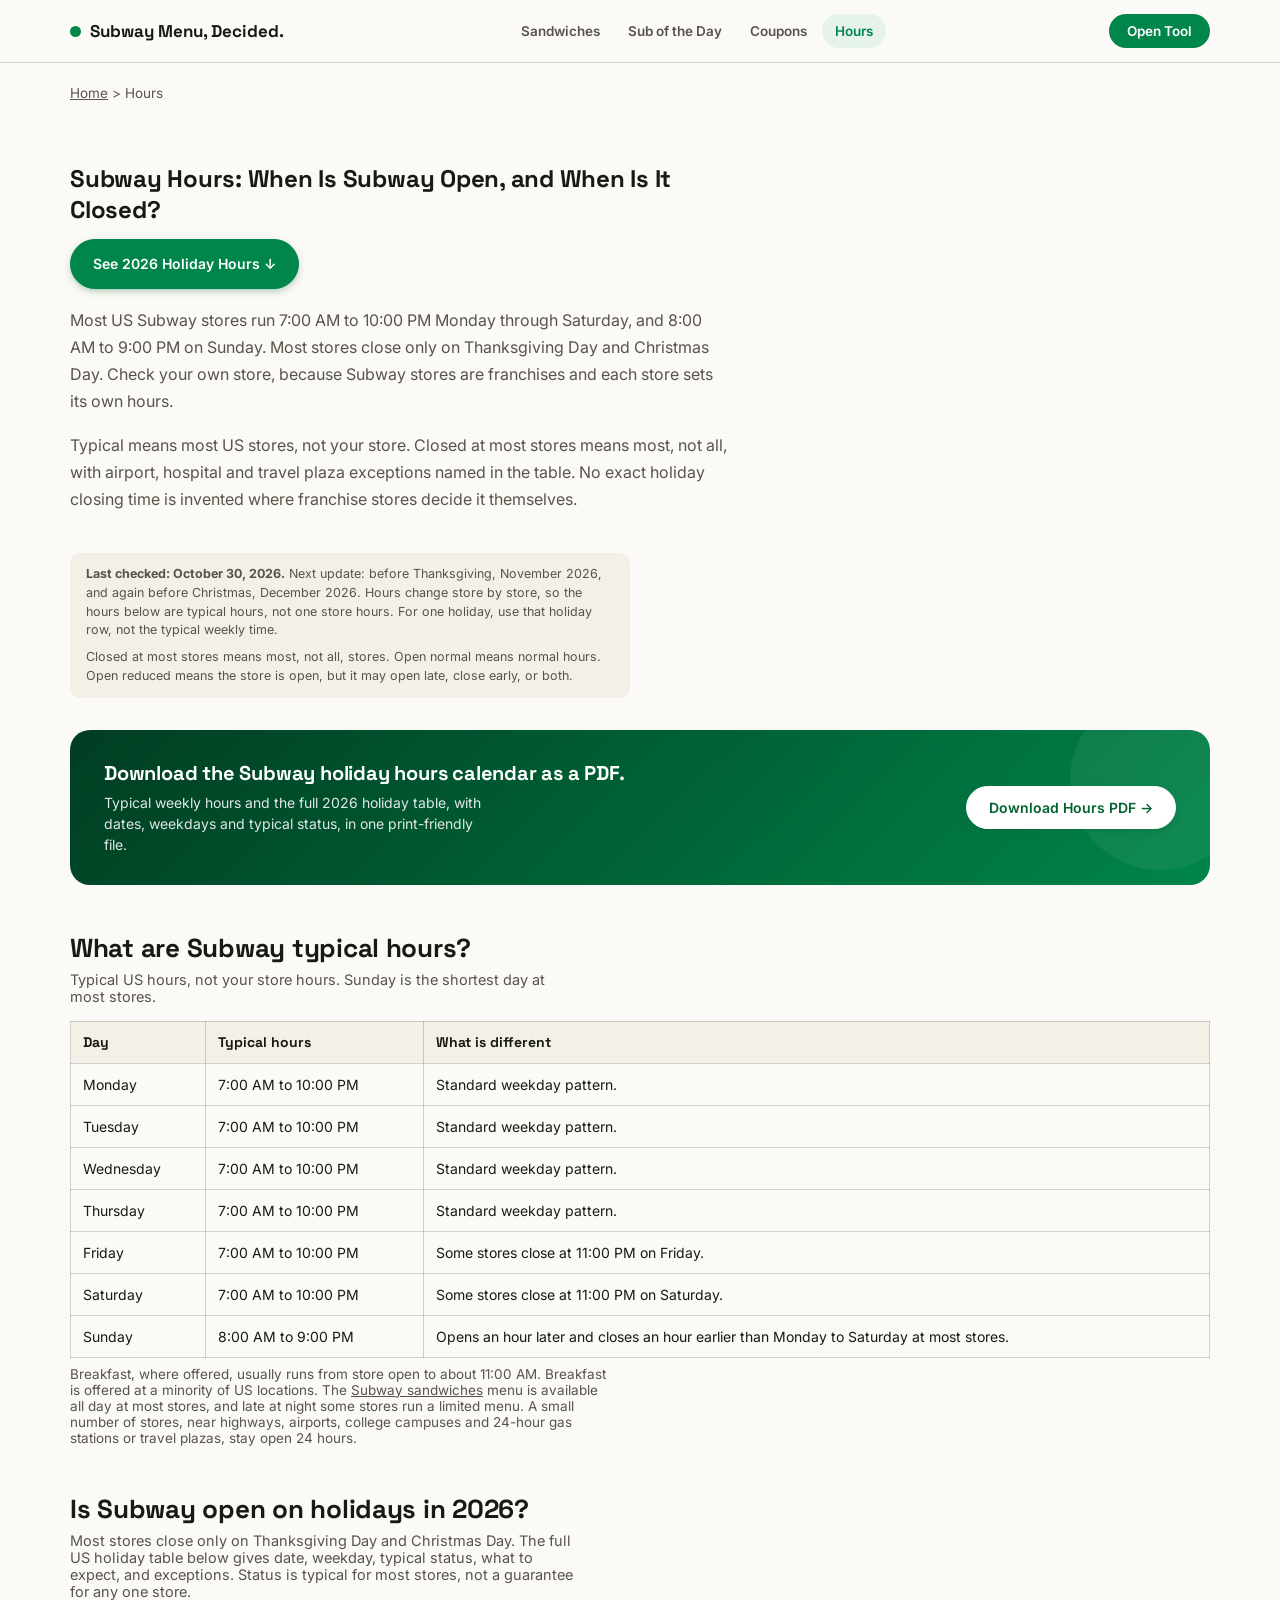
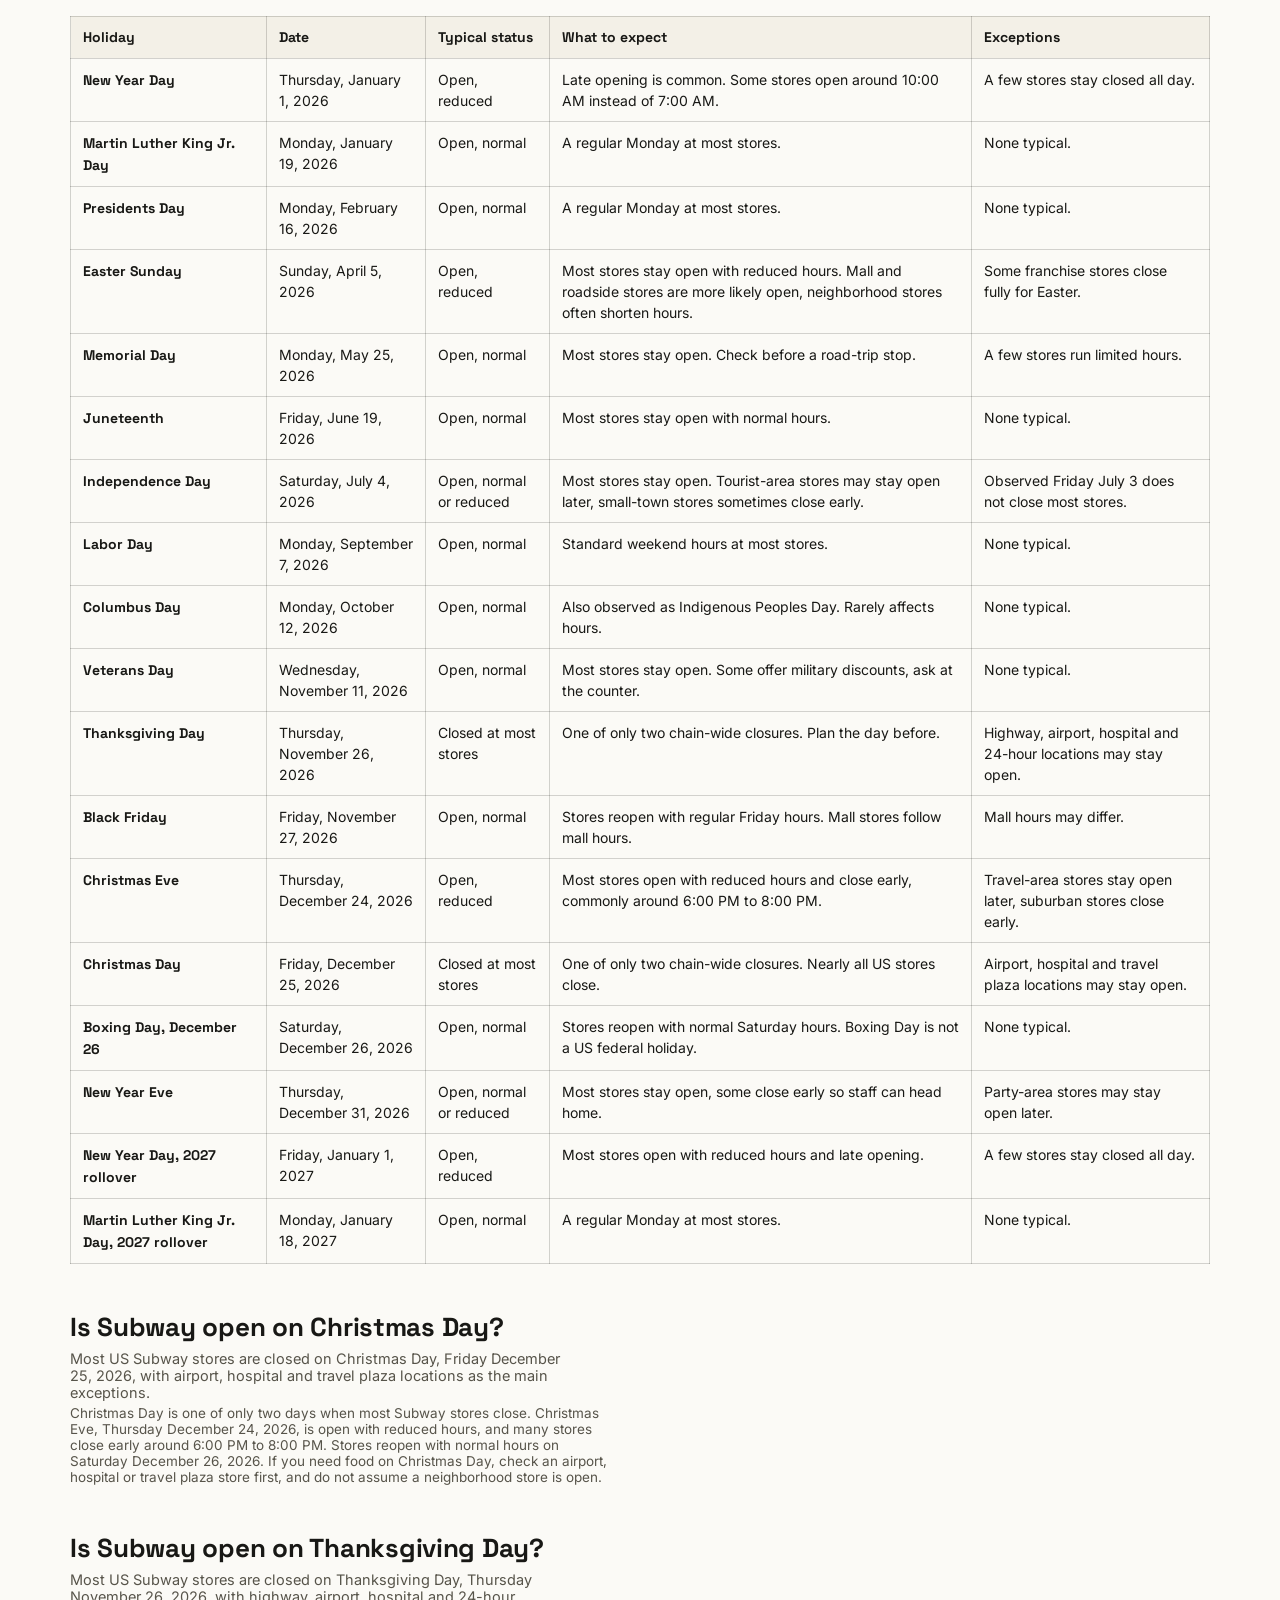
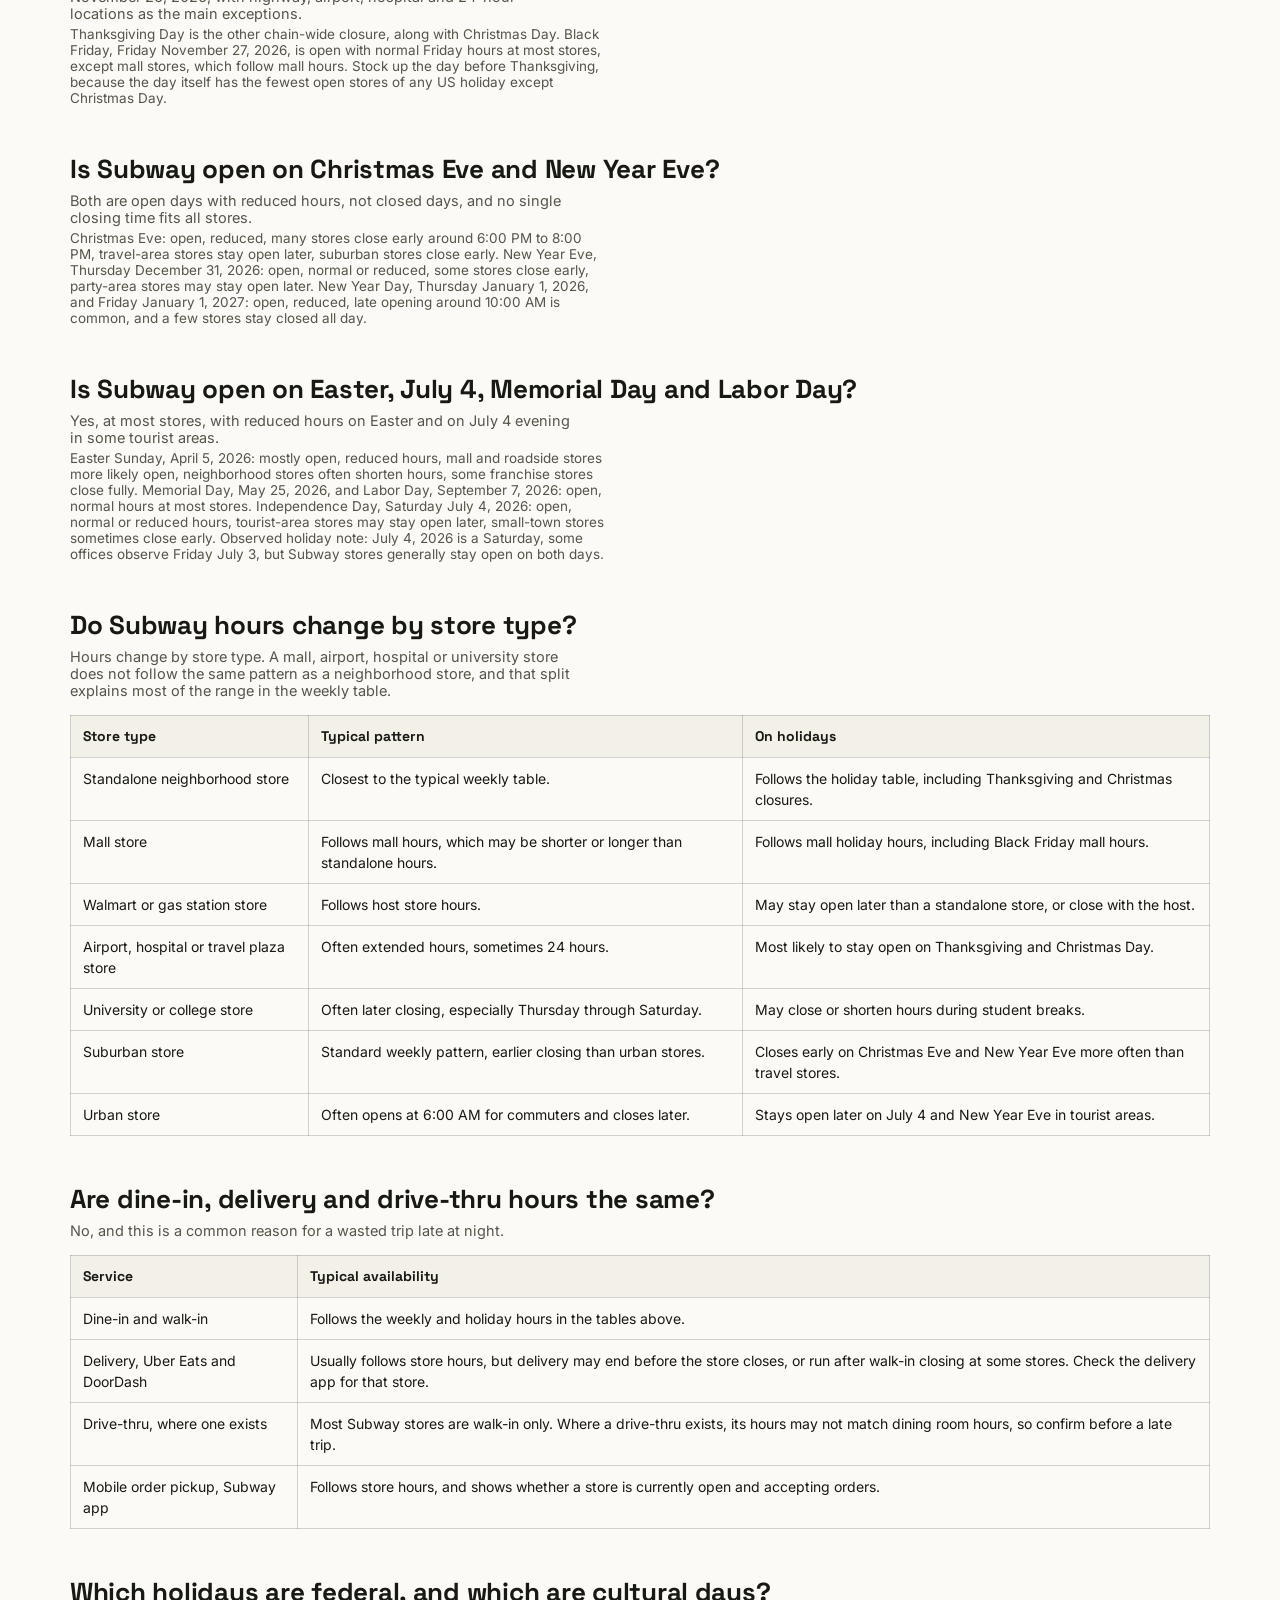
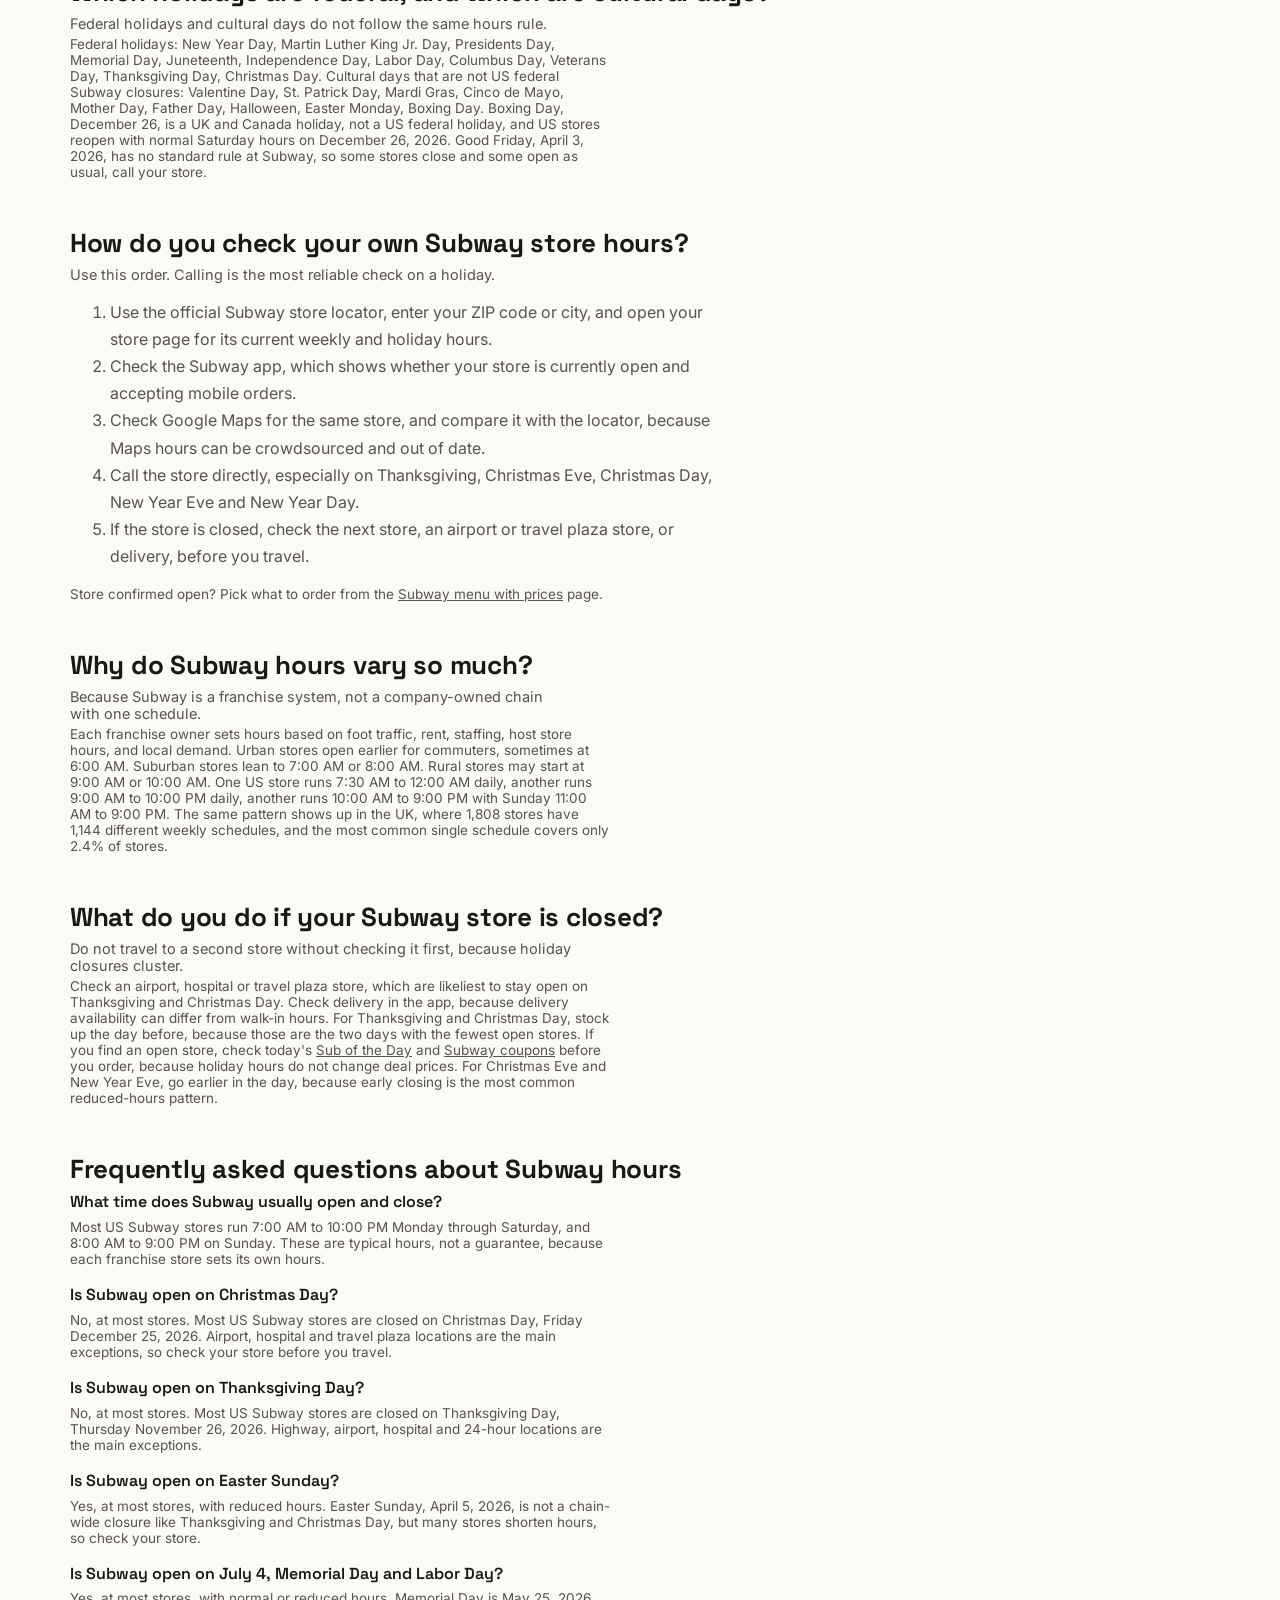
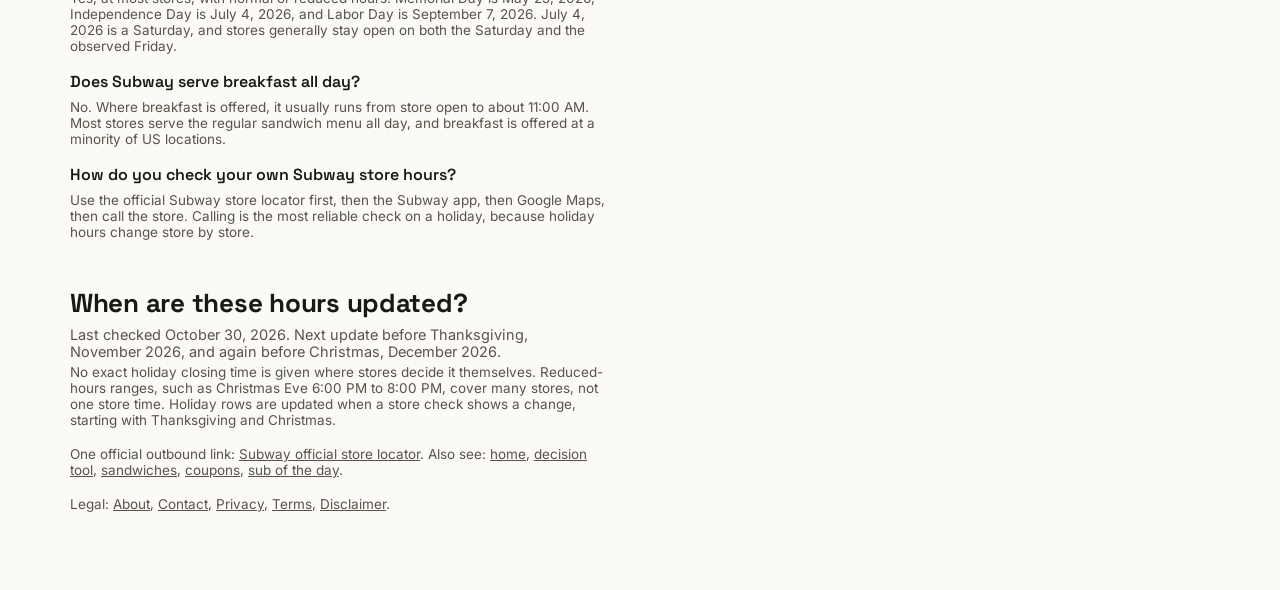
<file: hours/index.html>
<!DOCTYPE html>
<html lang="en">
<head>
<meta charset="UTF-8">
<meta name="viewport" content="width=device-width, initial-scale=1.0, viewport-fit=cover">
<title>Subway Hours October 2026: Typical Opening Times and 2026 Holiday Hours</title>
<link rel="preconnect" href="https://fonts.googleapis.com">
<link rel="preconnect" href="https://fonts.gstatic.com" crossorigin>
<link href="https://fonts.googleapis.com/css2?family=Space+Grotesk:wght@500;600;700&family=Inter:wght@400;500;600;700&display=swap" rel="stylesheet">
<meta name="description" content="Subway hours, typical US times: Monday to Saturday 7 AM to 10 PM, Sunday 8 AM to 9 PM. Closed at most stores only on Thanksgiving and Christmas Day, 2026 holiday table with dates.">
<link rel="stylesheet" href="../css/style.css">
<script type="application/ld+json">
{"@context":"https://schema.org","@type":"FAQPage","mainEntity":[{"@type": "Question", "name": "What time does Subway usually open and close?", "acceptedAnswer": {"@type": "Answer", "text": "Most US Subway stores run 7:00 AM to 10:00 PM Monday through Saturday, and 8:00 AM to 9:00 PM on Sunday. These are typical hours, not a guarantee, because each franchise store sets its own hours."}},{"@type": "Question", "name": "Is Subway open on Christmas Day?", "acceptedAnswer": {"@type": "Answer", "text": "No, at most stores. Most US Subway stores are closed on Christmas Day, Friday December 25, 2026. Airport, hospital and travel plaza locations are the main exceptions, so check your store before you travel."}},{"@type": "Question", "name": "Is Subway open on Thanksgiving Day?", "acceptedAnswer": {"@type": "Answer", "text": "No, at most stores. Most US Subway stores are closed on Thanksgiving Day, Thursday November 26, 2026. Highway, airport, hospital and 24-hour locations are the main exceptions."}},{"@type": "Question", "name": "Is Subway open on Easter Sunday?", "acceptedAnswer": {"@type": "Answer", "text": "Yes, at most stores, with reduced hours. Easter Sunday, April 5, 2026, is not a chain-wide closure like Thanksgiving and Christmas Day, but many stores shorten hours, so check your store."}},{"@type": "Question", "name": "Is Subway open on July 4, Memorial Day and Labor Day?", "acceptedAnswer": {"@type": "Answer", "text": "Yes, at most stores, with normal or reduced hours. Memorial Day is May 25, 2026, Independence Day is July 4, 2026, and Labor Day is September 7, 2026. July 4, 2026 is a Saturday, and stores generally stay open on both the Saturday and the observed Friday."}},{"@type": "Question", "name": "Does Subway serve breakfast all day?", "acceptedAnswer": {"@type": "Answer", "text": "No. Where breakfast is offered, it usually runs from store open to about 11:00 AM. Most stores serve the regular sandwich menu all day, and breakfast is offered at a minority of US locations."}},{"@type": "Question", "name": "How do you check your own Subway store hours?", "acceptedAnswer": {"@type": "Answer", "text": "Use the official Subway store locator first, then the Subway app, then Google Maps, then call the store. Calling is the most reliable check on a holiday, because holiday hours change store by store."}}]}
</script>
</head>
<body>
<header class="topbar">
  <div class="topbar-inner">
    <a href="../" class="brand"><span class="brand-dot"></span><span class="brand-mark">Subway Menu, Decided.</span></a>
    <nav class="top-nav">
      <a href="../sandwiches/">Sandwiches</a>
      <a href="../sub-of-the-day/">Sub of the Day</a>
      <a href="../coupons/">Coupons</a>
      <a href="../hours/" class="current">Hours</a>
    </nav>
    <div style="display:flex; align-items:center; gap:10px;">
      <button type="button" class="nav-toggle" aria-label="Open menu" aria-expanded="false">
        <svg viewBox="0 0 24 24" fill="none" stroke="currentColor" stroke-width="2"><path d="M4 7h16M4 12h16M4 17h16"/></svg>
      </button>
      <a href="../tool/" class="topbar-cta">Open Tool</a>
    </div>
  </div>
  <nav class="mobile-nav-panel">
    <a href="../sandwiches/">Sandwiches</a>
    <a href="../sub-of-the-day/">Sub of the Day</a>
    <a href="../coupons/">Coupons</a>
    <a href="../hours/" class="current">Hours</a>
  </nav>
</header>

<div class="wrap">
  <p class="cat-hook" style="margin-top:22px;"><a href="../">Home</a> &gt; Hours</p>

  <section class="intro">
    <h1>Subway Hours: When Is Subway Open, and When Is It Closed?</h1>
    <p style="margin:14px 0 18px;"><a href="#holiday-hours" class="btn btn-primary">See 2026 Holiday Hours ↓</a></p>
    <p>Most US Subway stores run 7:00 AM to 10:00 PM Monday through Saturday, and 8:00 AM to 9:00 PM on Sunday. Most stores close only on Thanksgiving Day and Christmas Day. Check your own store, because Subway stores are franchises and each store sets its own hours.</p>
    <p>Typical means most US stores, not your store. Closed at most stores means most, not all, with airport, hospital and travel plaza exceptions named in the table. No exact holiday closing time is invented where franchise stores decide it themselves.</p>
  </section>

  <div class="cat-note" style="max-width:70ch;">
    <p style="margin:0 0 8px;"><b>Last checked: October 30, 2026.</b> Next update: before Thanksgiving, November 2026, and again before Christmas, December 2026. Hours change store by store, so the hours below are typical hours, not one store hours. For one holiday, use that holiday row, not the typical weekly time.</p>
    <p style="margin:0;">Closed at most stores means most, not all, stores. Open normal means normal hours. Open reduced means the store is open, but it may open late, close early, or both.</p>
  </div>

  <div class="tool-card" id="hours-pdf">
    <div class="tool-card-text">
      <h3>Download the Subway holiday hours calendar as a PDF.</h3>
      <p>Typical weekly hours and the full 2026 holiday table, with dates, weekdays and typical status, in one print-friendly file.</p>
    </div>
    <a href="subway-holiday-hours-2026.pdf" class="btn btn-primary" download>Download Hours PDF →</a>
  </div>

  <div class="section-head">
    <h2>What are Subway typical hours?</h2>
    <p>Typical US hours, not your store hours. Sunday is the shortest day at most stores.</p>
  </div>
  <table class="deal-table">
    <thead><tr><th>Day</th><th>Typical hours</th><th>What is different</th></tr></thead>
    <tbody>
      <tr><td>Monday</td><td>7:00 AM to 10:00 PM</td><td>Standard weekday pattern.</td></tr>
      <tr><td>Tuesday</td><td>7:00 AM to 10:00 PM</td><td>Standard weekday pattern.</td></tr>
      <tr><td>Wednesday</td><td>7:00 AM to 10:00 PM</td><td>Standard weekday pattern.</td></tr>
      <tr><td>Thursday</td><td>7:00 AM to 10:00 PM</td><td>Standard weekday pattern.</td></tr>
      <tr><td>Friday</td><td>7:00 AM to 10:00 PM</td><td>Some stores close at 11:00 PM on Friday.</td></tr>
      <tr><td>Saturday</td><td>7:00 AM to 10:00 PM</td><td>Some stores close at 11:00 PM on Saturday.</td></tr>
      <tr><td>Sunday</td><td>8:00 AM to 9:00 PM</td><td>Opens an hour later and closes an hour earlier than Monday to Saturday at most stores.</td></tr>
    </tbody>
  </table>
  <p class="cat-hook">Breakfast, where offered, usually runs from store open to about 11:00 AM. Breakfast is offered at a minority of US locations. The <a href="../sandwiches/">Subway sandwiches</a> menu is available all day at most stores, and late at night some stores run a limited menu. A small number of stores, near highways, airports, college campuses and 24-hour gas stations or travel plazas, stay open 24 hours.</p>

  <div class="section-head" id="holiday-hours">
    <h2>Is Subway open on holidays in 2026?</h2>
    <p>Most stores close only on Thanksgiving Day and Christmas Day. The full US holiday table below gives date, weekday, typical status, what to expect, and exceptions. Status is typical for most stores, not a guarantee for any one store.</p>
  </div>
  <table class="deal-table">
    <thead><tr><th>Holiday</th><th>Date</th><th>Typical status</th><th>What to expect</th><th>Exceptions</th></tr></thead>
    <tbody>
      <tr><td><b>New Year Day</b></td><td>Thursday, January 1, 2026</td><td>Open, reduced</td><td>Late opening is common. Some stores open around 10:00 AM instead of 7:00 AM.</td><td>A few stores stay closed all day.</td></tr>
      <tr><td><b>Martin Luther King Jr. Day</b></td><td>Monday, January 19, 2026</td><td>Open, normal</td><td>A regular Monday at most stores.</td><td>None typical.</td></tr>
      <tr><td><b>Presidents Day</b></td><td>Monday, February 16, 2026</td><td>Open, normal</td><td>A regular Monday at most stores.</td><td>None typical.</td></tr>
      <tr><td><b>Easter Sunday</b></td><td>Sunday, April 5, 2026</td><td>Open, reduced</td><td>Most stores stay open with reduced hours. Mall and roadside stores are more likely open, neighborhood stores often shorten hours.</td><td>Some franchise stores close fully for Easter.</td></tr>
      <tr><td><b>Memorial Day</b></td><td>Monday, May 25, 2026</td><td>Open, normal</td><td>Most stores stay open. Check before a road-trip stop.</td><td>A few stores run limited hours.</td></tr>
      <tr><td><b>Juneteenth</b></td><td>Friday, June 19, 2026</td><td>Open, normal</td><td>Most stores stay open with normal hours.</td><td>None typical.</td></tr>
      <tr><td><b>Independence Day</b></td><td>Saturday, July 4, 2026</td><td>Open, normal or reduced</td><td>Most stores stay open. Tourist-area stores may stay open later, small-town stores sometimes close early.</td><td>Observed Friday July 3 does not close most stores.</td></tr>
      <tr><td><b>Labor Day</b></td><td>Monday, September 7, 2026</td><td>Open, normal</td><td>Standard weekend hours at most stores.</td><td>None typical.</td></tr>
      <tr><td><b>Columbus Day</b></td><td>Monday, October 12, 2026</td><td>Open, normal</td><td>Also observed as Indigenous Peoples Day. Rarely affects hours.</td><td>None typical.</td></tr>
      <tr><td><b>Veterans Day</b></td><td>Wednesday, November 11, 2026</td><td>Open, normal</td><td>Most stores stay open. Some offer military discounts, ask at the counter.</td><td>None typical.</td></tr>
      <tr><td><b>Thanksgiving Day</b></td><td>Thursday, November 26, 2026</td><td>Closed at most stores</td><td>One of only two chain-wide closures. Plan the day before.</td><td>Highway, airport, hospital and 24-hour locations may stay open.</td></tr>
      <tr><td><b>Black Friday</b></td><td>Friday, November 27, 2026</td><td>Open, normal</td><td>Stores reopen with regular Friday hours. Mall stores follow mall hours.</td><td>Mall hours may differ.</td></tr>
      <tr><td><b>Christmas Eve</b></td><td>Thursday, December 24, 2026</td><td>Open, reduced</td><td>Most stores open with reduced hours and close early, commonly around 6:00 PM to 8:00 PM.</td><td>Travel-area stores stay open later, suburban stores close early.</td></tr>
      <tr><td><b>Christmas Day</b></td><td>Friday, December 25, 2026</td><td>Closed at most stores</td><td>One of only two chain-wide closures. Nearly all US stores close.</td><td>Airport, hospital and travel plaza locations may stay open.</td></tr>
      <tr><td><b>Boxing Day, December 26</b></td><td>Saturday, December 26, 2026</td><td>Open, normal</td><td>Stores reopen with normal Saturday hours. Boxing Day is not a US federal holiday.</td><td>None typical.</td></tr>
      <tr><td><b>New Year Eve</b></td><td>Thursday, December 31, 2026</td><td>Open, normal or reduced</td><td>Most stores stay open, some close early so staff can head home.</td><td>Party-area stores may stay open later.</td></tr>
      <tr><td><b>New Year Day, 2027 rollover</b></td><td>Friday, January 1, 2027</td><td>Open, reduced</td><td>Most stores open with reduced hours and late opening.</td><td>A few stores stay closed all day.</td></tr>
      <tr><td><b>Martin Luther King Jr. Day, 2027 rollover</b></td><td>Monday, January 18, 2027</td><td>Open, normal</td><td>A regular Monday at most stores.</td><td>None typical.</td></tr>
      
    </tbody>
  </table>

  <div class="section-head" id="christmas-day">
    <h2>Is Subway open on Christmas Day?</h2>
    <p>Most US Subway stores are closed on Christmas Day, Friday December 25, 2026, with airport, hospital and travel plaza locations as the main exceptions.</p>
  </div>
  <p class="cat-hook">Christmas Day is one of only two days when most Subway stores close. Christmas Eve, Thursday December 24, 2026, is open with reduced hours, and many stores close early around 6:00 PM to 8:00 PM. Stores reopen with normal hours on Saturday December 26, 2026. If you need food on Christmas Day, check an airport, hospital or travel plaza store first, and do not assume a neighborhood store is open.</p>

  <div class="section-head" id="thanksgiving-day">
    <h2>Is Subway open on Thanksgiving Day?</h2>
    <p>Most US Subway stores are closed on Thanksgiving Day, Thursday November 26, 2026, with highway, airport, hospital and 24-hour locations as the main exceptions.</p>
  </div>
  <p class="cat-hook">Thanksgiving Day is the other chain-wide closure, along with Christmas Day. Black Friday, Friday November 27, 2026, is open with normal Friday hours at most stores, except mall stores, which follow mall hours. Stock up the day before Thanksgiving, because the day itself has the fewest open stores of any US holiday except Christmas Day.</p>

  <div class="section-head">
    <h2>Is Subway open on Christmas Eve and New Year Eve?</h2>
    <p>Both are open days with reduced hours, not closed days, and no single closing time fits all stores.</p>
  </div>
  <p class="cat-hook">Christmas Eve: open, reduced, many stores close early around 6:00 PM to 8:00 PM, travel-area stores stay open later, suburban stores close early. New Year Eve, Thursday December 31, 2026: open, normal or reduced, some stores close early, party-area stores may stay open later. New Year Day, Thursday January 1, 2026, and Friday January 1, 2027: open, reduced, late opening around 10:00 AM is common, and a few stores stay closed all day.</p>

  <div class="section-head">
    <h2>Is Subway open on Easter, July 4, Memorial Day and Labor Day?</h2>
    <p>Yes, at most stores, with reduced hours on Easter and on July 4 evening in some tourist areas.</p>
  </div>
  <p class="cat-hook">Easter Sunday, April 5, 2026: mostly open, reduced hours, mall and roadside stores more likely open, neighborhood stores often shorten hours, some franchise stores close fully. Memorial Day, May 25, 2026, and Labor Day, September 7, 2026: open, normal hours at most stores. Independence Day, Saturday July 4, 2026: open, normal or reduced hours, tourist-area stores may stay open later, small-town stores sometimes close early. Observed holiday note: July 4, 2026 is a Saturday, some offices observe Friday July 3, but Subway stores generally stay open on both days.</p>

  <div class="section-head">
    <h2>Do Subway hours change by store type?</h2>
    <p>Hours change by store type. A mall, airport, hospital or university store does not follow the same pattern as a neighborhood store, and that split explains most of the range in the weekly table.</p>
  </div>
  <table class="deal-table">
    <thead><tr><th>Store type</th><th>Typical pattern</th><th>On holidays</th></tr></thead>
    <tbody>
      <tr><td>Standalone neighborhood store</td><td>Closest to the typical weekly table.</td><td>Follows the holiday table, including Thanksgiving and Christmas closures.</td></tr>
      <tr><td>Mall store</td><td>Follows mall hours, which may be shorter or longer than standalone hours.</td><td>Follows mall holiday hours, including Black Friday mall hours.</td></tr>
      <tr><td>Walmart or gas station store</td><td>Follows host store hours.</td><td>May stay open later than a standalone store, or close with the host.</td></tr>
      <tr><td>Airport, hospital or travel plaza store</td><td>Often extended hours, sometimes 24 hours.</td><td>Most likely to stay open on Thanksgiving and Christmas Day.</td></tr>
      <tr><td>University or college store</td><td>Often later closing, especially Thursday through Saturday.</td><td>May close or shorten hours during student breaks.</td></tr>
      <tr><td>Suburban store</td><td>Standard weekly pattern, earlier closing than urban stores.</td><td>Closes early on Christmas Eve and New Year Eve more often than travel stores.</td></tr>
      <tr><td>Urban store</td><td>Often opens at 6:00 AM for commuters and closes later.</td><td>Stays open later on July 4 and New Year Eve in tourist areas.</td></tr>
    </tbody>
  </table>

  <div class="section-head">
    <h2>Are dine-in, delivery and drive-thru hours the same?</h2>
    <p>No, and this is a common reason for a wasted trip late at night.</p>
  </div>
  <table class="deal-table">
    <thead><tr><th>Service</th><th>Typical availability</th></tr></thead>
    <tbody>
      <tr><td>Dine-in and walk-in</td><td>Follows the weekly and holiday hours in the tables above.</td></tr>
      <tr><td>Delivery, Uber Eats and DoorDash</td><td>Usually follows store hours, but delivery may end before the store closes, or run after walk-in closing at some stores. Check the delivery app for that store.</td></tr>
      <tr><td>Drive-thru, where one exists</td><td>Most Subway stores are walk-in only. Where a drive-thru exists, its hours may not match dining room hours, so confirm before a late trip.</td></tr>
      <tr><td>Mobile order pickup, Subway app</td><td>Follows store hours, and shows whether a store is currently open and accepting orders.</td></tr>
    </tbody>
  </table>

  <div class="section-head">
    <h2>Which holidays are federal, and which are cultural days?</h2>
    <p>Federal holidays and cultural days do not follow the same hours rule.</p>
  </div>
  <p class="cat-hook">Federal holidays: New Year Day, Martin Luther King Jr. Day, Presidents Day, Memorial Day, Juneteenth, Independence Day, Labor Day, Columbus Day, Veterans Day, Thanksgiving Day, Christmas Day. Cultural days that are not US federal Subway closures: Valentine Day, St. Patrick Day, Mardi Gras, Cinco de Mayo, Mother Day, Father Day, Halloween, Easter Monday, Boxing Day. Boxing Day, December 26, is a UK and Canada holiday, not a US federal holiday, and US stores reopen with normal Saturday hours on December 26, 2026. Good Friday, April 3, 2026, has no standard rule at Subway, so some stores close and some open as usual, call your store.</p>

  <div class="section-head">
    <h2>How do you check your own Subway store hours?</h2>
    <p>Use this order. Calling is the most reliable check on a holiday.</p>
  </div>
  <ol style="line-height:1.7; color:var(--ink-dim); max-width:66ch;">
    <li>Use the official Subway store locator, enter your ZIP code or city, and open your store page for its current weekly and holiday hours.</li>
    <li>Check the Subway app, which shows whether your store is currently open and accepting mobile orders.</li>
    <li>Check Google Maps for the same store, and compare it with the locator, because Maps hours can be crowdsourced and out of date.</li>
    <li>Call the store directly, especially on Thanksgiving, Christmas Eve, Christmas Day, New Year Eve and New Year Day.</li>
    <li>If the store is closed, check the next store, an airport or travel plaza store, or delivery, before you travel.</li>
  </ol>
  <p class="cat-hook">Store confirmed open? Pick what to order from the <a href="../">Subway menu with prices</a> page.</p>

  <div class="section-head">
    <h2>Why do Subway hours vary so much?</h2>
    <p>Because Subway is a franchise system, not a company-owned chain with one schedule.</p>
  </div>
  <p class="cat-hook">Each franchise owner sets hours based on foot traffic, rent, staffing, host store hours, and local demand. Urban stores open earlier for commuters, sometimes at 6:00 AM. Suburban stores lean to 7:00 AM or 8:00 AM. Rural stores may start at 9:00 AM or 10:00 AM. One US store runs 7:30 AM to 12:00 AM daily, another runs 9:00 AM to 10:00 PM daily, another runs 10:00 AM to 9:00 PM with Sunday 11:00 AM to 9:00 PM. The same pattern shows up in the UK, where 1,808 stores have 1,144 different weekly schedules, and the most common single schedule covers only 2.4% of stores.</p>

  <div class="section-head">
    <h2>What do you do if your Subway store is closed?</h2>
    <p>Do not travel to a second store without checking it first, because holiday closures cluster.</p>
  </div>
  <p class="cat-hook">Check an airport, hospital or travel plaza store, which are likeliest to stay open on Thanksgiving and Christmas Day. Check delivery in the app, because delivery availability can differ from walk-in hours. For Thanksgiving and Christmas Day, stock up the day before, because those are the two days with the fewest open stores. If you find an open store, check today's <a href="../sub-of-the-day/">Sub of the Day</a> and <a href="../coupons/">Subway coupons</a> before you order, because holiday hours do not change deal prices. For Christmas Eve and New Year Eve, go earlier in the day, because early closing is the most common reduced-hours pattern.</p>

  <div class="section-head">
    <h2>Frequently asked questions about Subway hours</h2>
  </div>
  <div style="max-width:66ch;">
    <div class="item-name" style="margin-bottom:6px;">What time does Subway usually open and close?</div>
    <p class="cat-hook" style="margin:0 0 18px;">Most US Subway stores run 7:00 AM to 10:00 PM Monday through Saturday, and 8:00 AM to 9:00 PM on Sunday. These are typical hours, not a guarantee, because each franchise store sets its own hours.</p>
    <div class="item-name" style="margin-bottom:6px;">Is Subway open on Christmas Day?</div>
    <p class="cat-hook" style="margin:0 0 18px;">No, at most stores. Most US Subway stores are closed on Christmas Day, Friday December 25, 2026. Airport, hospital and travel plaza locations are the main exceptions, so check your store before you travel.</p>
    <div class="item-name" style="margin-bottom:6px;">Is Subway open on Thanksgiving Day?</div>
    <p class="cat-hook" style="margin:0 0 18px;">No, at most stores. Most US Subway stores are closed on Thanksgiving Day, Thursday November 26, 2026. Highway, airport, hospital and 24-hour locations are the main exceptions.</p>
    <div class="item-name" style="margin-bottom:6px;">Is Subway open on Easter Sunday?</div>
    <p class="cat-hook" style="margin:0 0 18px;">Yes, at most stores, with reduced hours. Easter Sunday, April 5, 2026, is not a chain-wide closure like Thanksgiving and Christmas Day, but many stores shorten hours, so check your store.</p>
    <div class="item-name" style="margin-bottom:6px;">Is Subway open on July 4, Memorial Day and Labor Day?</div>
    <p class="cat-hook" style="margin:0 0 18px;">Yes, at most stores, with normal or reduced hours. Memorial Day is May 25, 2026, Independence Day is July 4, 2026, and Labor Day is September 7, 2026. July 4, 2026 is a Saturday, and stores generally stay open on both the Saturday and the observed Friday.</p>
    <div class="item-name" style="margin-bottom:6px;">Does Subway serve breakfast all day?</div>
    <p class="cat-hook" style="margin:0 0 18px;">No. Where breakfast is offered, it usually runs from store open to about 11:00 AM. Most stores serve the regular sandwich menu all day, and breakfast is offered at a minority of US locations.</p>
    <div class="item-name" style="margin-bottom:6px;">How do you check your own Subway store hours?</div>
    <p class="cat-hook" style="margin:0 0 18px;">Use the official Subway store locator first, then the Subway app, then Google Maps, then call the store. Calling is the most reliable check on a holiday, because holiday hours change store by store.</p>
    
  </div>

  <div class="section-head">
    <h2>When are these hours updated?</h2>
    <p>Last checked October 30, 2026. Next update before Thanksgiving, November 2026, and again before Christmas, December 2026.</p>
  </div>
  <p class="cat-hook">No exact holiday closing time is given where stores decide it themselves. Reduced-hours ranges, such as Christmas Eve 6:00 PM to 8:00 PM, cover many stores, not one store time. Holiday rows are updated when a store check shows a change, starting with Thanksgiving and Christmas.</p>
  <p class="cat-hook">One official outbound link: <a href="https://restaurants.subway.com/">Subway official store locator</a>. Also see: <a href="../">home</a>, <a href="../tool/">decision tool</a>, <a href="../sandwiches/">sandwiches</a>, <a href="../coupons/">coupons</a>, <a href="../sub-of-the-day/">sub of the day</a>.</p>

  <p class="cat-hook">Legal: <a href="../about/">About</a>, <a href="../contact/">Contact</a>, <a href="../privacy/">Privacy</a>, <a href="../terms/">Terms</a>, <a href="../disclaimer/">Disclaimer</a>.</p>

  <div class="footer-space"></div>
</div>
<script src="../js/script.js" defer></script>
</body>
</html>
</file>
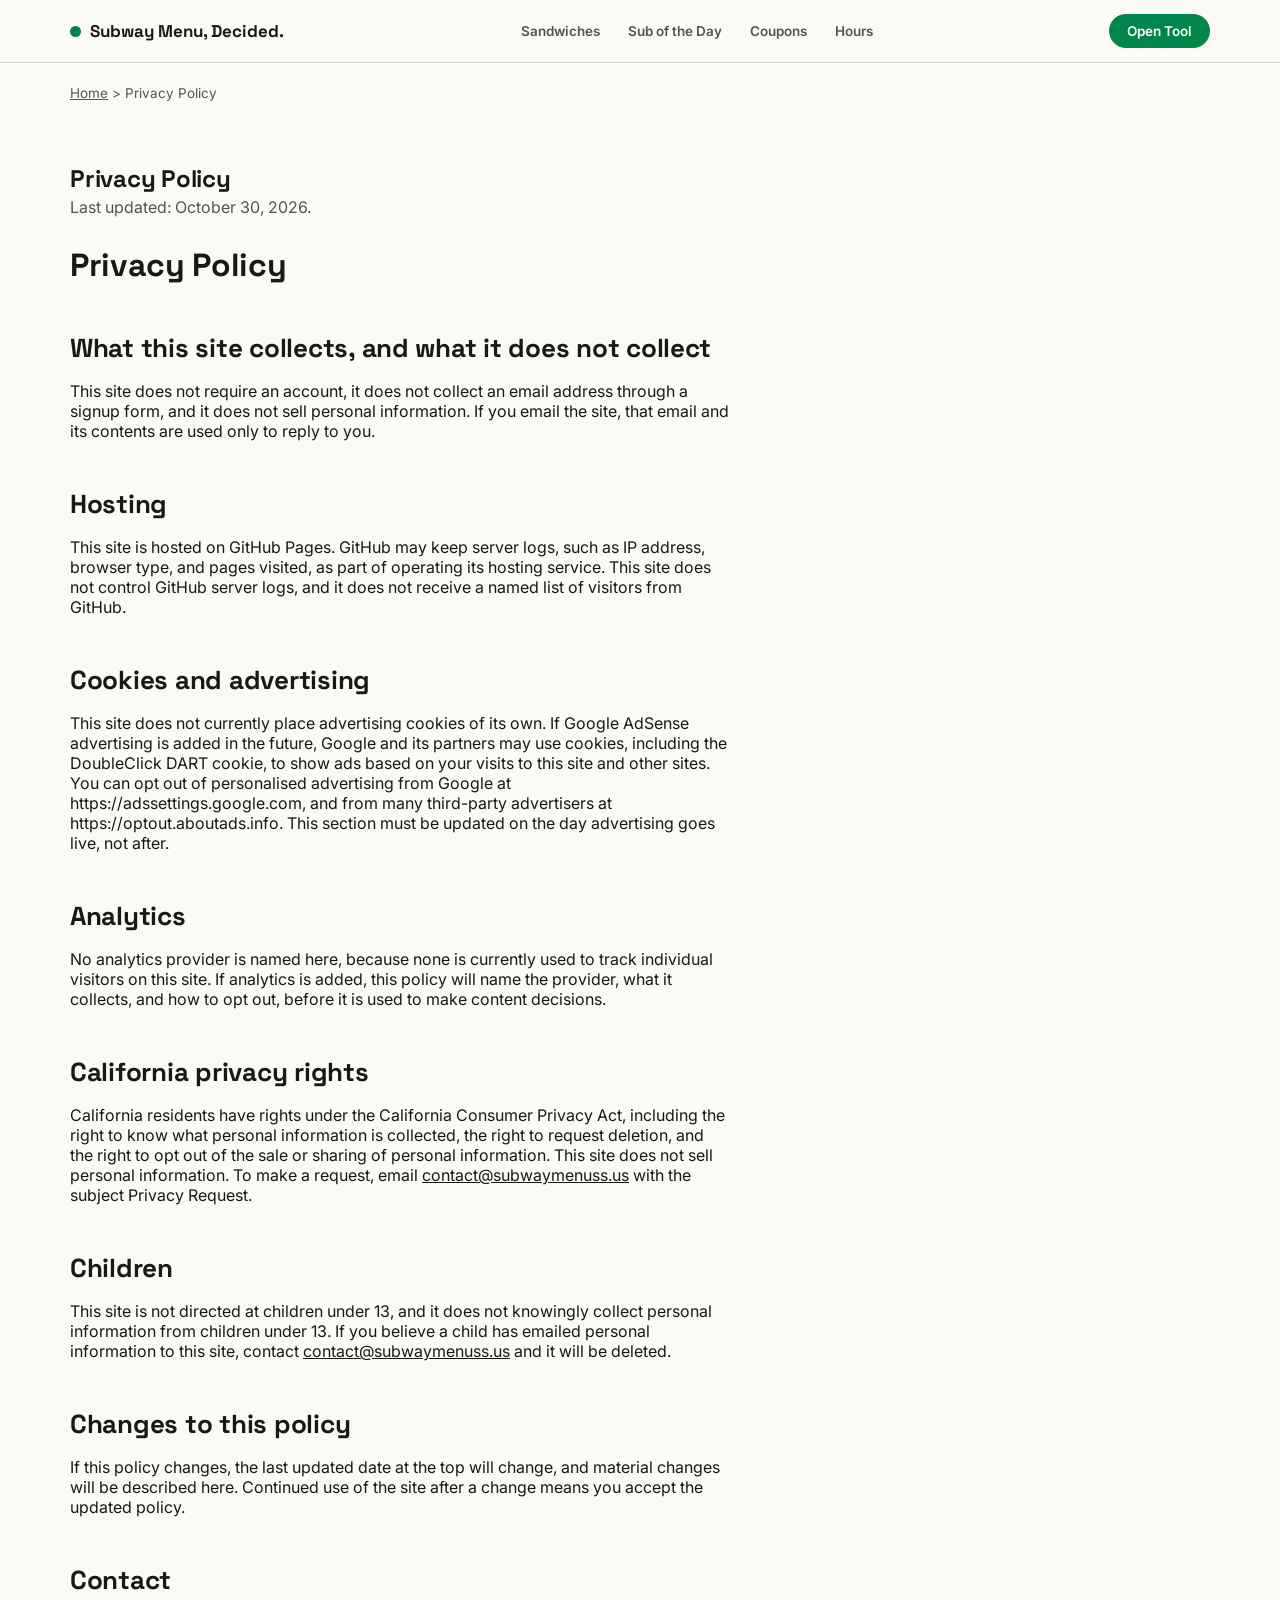
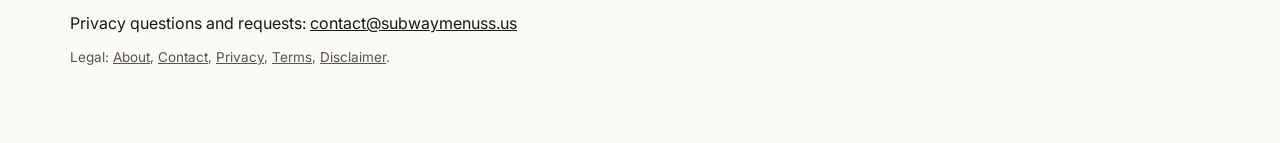
<file: privacy/index.html>
<!DOCTYPE html>
<html lang="en">
<head>
<meta charset="UTF-8">
<meta name="viewport" content="width=device-width, initial-scale=1.0, viewport-fit=cover">
<title>Privacy Policy for Subway Menu, Decided.</title>
<link rel="preconnect" href="https://fonts.googleapis.com">
<link rel="preconnect" href="https://fonts.gstatic.com" crossorigin>
<link href="https://fonts.googleapis.com/css2?family=Space+Grotesk:wght@500;600;700&family=Inter:wght@400;500;600;700&display=swap" rel="stylesheet">
<meta name="description" content="Privacy Policy for Subway Menu, Decided.">
<link rel="stylesheet" href="../css/style.css">
</head>
<body>
<header class="topbar">
  <div class="topbar-inner">
    <a href="../" class="brand"><span class="brand-dot"></span><span class="brand-mark">Subway Menu, Decided.</span></a>
    <nav class="top-nav">
      <a href="../sandwiches/">Sandwiches</a>
      <a href="../sub-of-the-day/">Sub of the Day</a>
      <a href="../coupons/">Coupons</a>
      <a href="../hours/">Hours</a>
    </nav>
    <div style="display:flex; align-items:center; gap:10px;">
      <button type="button" class="nav-toggle" aria-label="Open menu" aria-expanded="false">
        <svg viewBox="0 0 24 24" fill="none" stroke="currentColor" stroke-width="2"><path d="M4 7h16M4 12h16M4 17h16"/></svg>
      </button>
      <a href="../tool/" class="topbar-cta">Open Tool</a>
    </div>
  </div>
  <nav class="mobile-nav-panel">
    <a href="../sandwiches/">Sandwiches</a>
    <a href="../sub-of-the-day/">Sub of the Day</a>
    <a href="../coupons/">Coupons</a>
    <a href="../hours/">Hours</a>
  </nav>
</header>

<div class="wrap">
  <p class="cat-hook" style="margin-top:22px;"><a href="../">Home</a> &gt; Privacy Policy</p>

  <section class="intro">
    <h1>Privacy Policy</h1>
    <p>Last updated: October 30, 2026.</p>
  </section>

  <div style="max-width:66ch;">
<h1>Privacy Policy</h1>

    <div class="section-head"><h2>What this site collects, and what it does not collect</h2></div>
    <p>This site does not require an account, it does not collect an email address through a signup form, and it does not sell personal information. If you email the site, that email and its contents are used only to reply to you.</p>
    <div class="section-head"><h2>Hosting</h2></div>
    <p>This site is hosted on GitHub Pages. GitHub may keep server logs, such as IP address, browser type, and pages visited, as part of operating its hosting service. This site does not control GitHub server logs, and it does not receive a named list of visitors from GitHub.</p>
    <div class="section-head"><h2>Cookies and advertising</h2></div>
    <p>This site does not currently place advertising cookies of its own. If Google AdSense advertising is added in the future, Google and its partners may use cookies, including the DoubleClick DART cookie, to show ads based on your visits to this site and other sites. You can opt out of personalised advertising from Google at https://adssettings.google.com, and from many third-party advertisers at https://optout.aboutads.info. This section must be updated on the day advertising goes live, not after.</p>
    <div class="section-head"><h2>Analytics</h2></div>
    <p>No analytics provider is named here, because none is currently used to track individual visitors on this site. If analytics is added, this policy will name the provider, what it collects, and how to opt out, before it is used to make content decisions.</p>
    <div class="section-head"><h2>California privacy rights</h2></div>
    <p>California residents have rights under the California Consumer Privacy Act, including the right to know what personal information is collected, the right to request deletion, and the right to opt out of the sale or sharing of personal information. This site does not sell personal information. To make a request, email <a href="mailto:contact@subwaymenuss.us">contact@subwaymenuss.us</a> with the subject Privacy Request.</p>
    <div class="section-head"><h2>Children</h2></div>
    <p>This site is not directed at children under 13, and it does not knowingly collect personal information from children under 13. If you believe a child has emailed personal information to this site, contact <a href="mailto:contact@subwaymenuss.us">contact@subwaymenuss.us</a> and it will be deleted.</p>
    <div class="section-head"><h2>Changes to this policy</h2></div>
    <p>If this policy changes, the last updated date at the top will change, and material changes will be described here. Continued use of the site after a change means you accept the updated policy.</p>
    <div class="section-head"><h2>Contact</h2></div>
    <p>Privacy questions and requests: <a href="mailto:contact@subwaymenuss.us">contact@subwaymenuss.us</a></p>
  </div>

  <p class="cat-hook">Legal: <a href="../about/">About</a>, <a href="../contact/">Contact</a>, <a href="../privacy/">Privacy</a>, <a href="../terms/">Terms</a>, <a href="../disclaimer/">Disclaimer</a>.</p>

  <div class="footer-space"></div>
</div>
<script src="../js/script.js" defer></script>
</body>
</html>
</file>
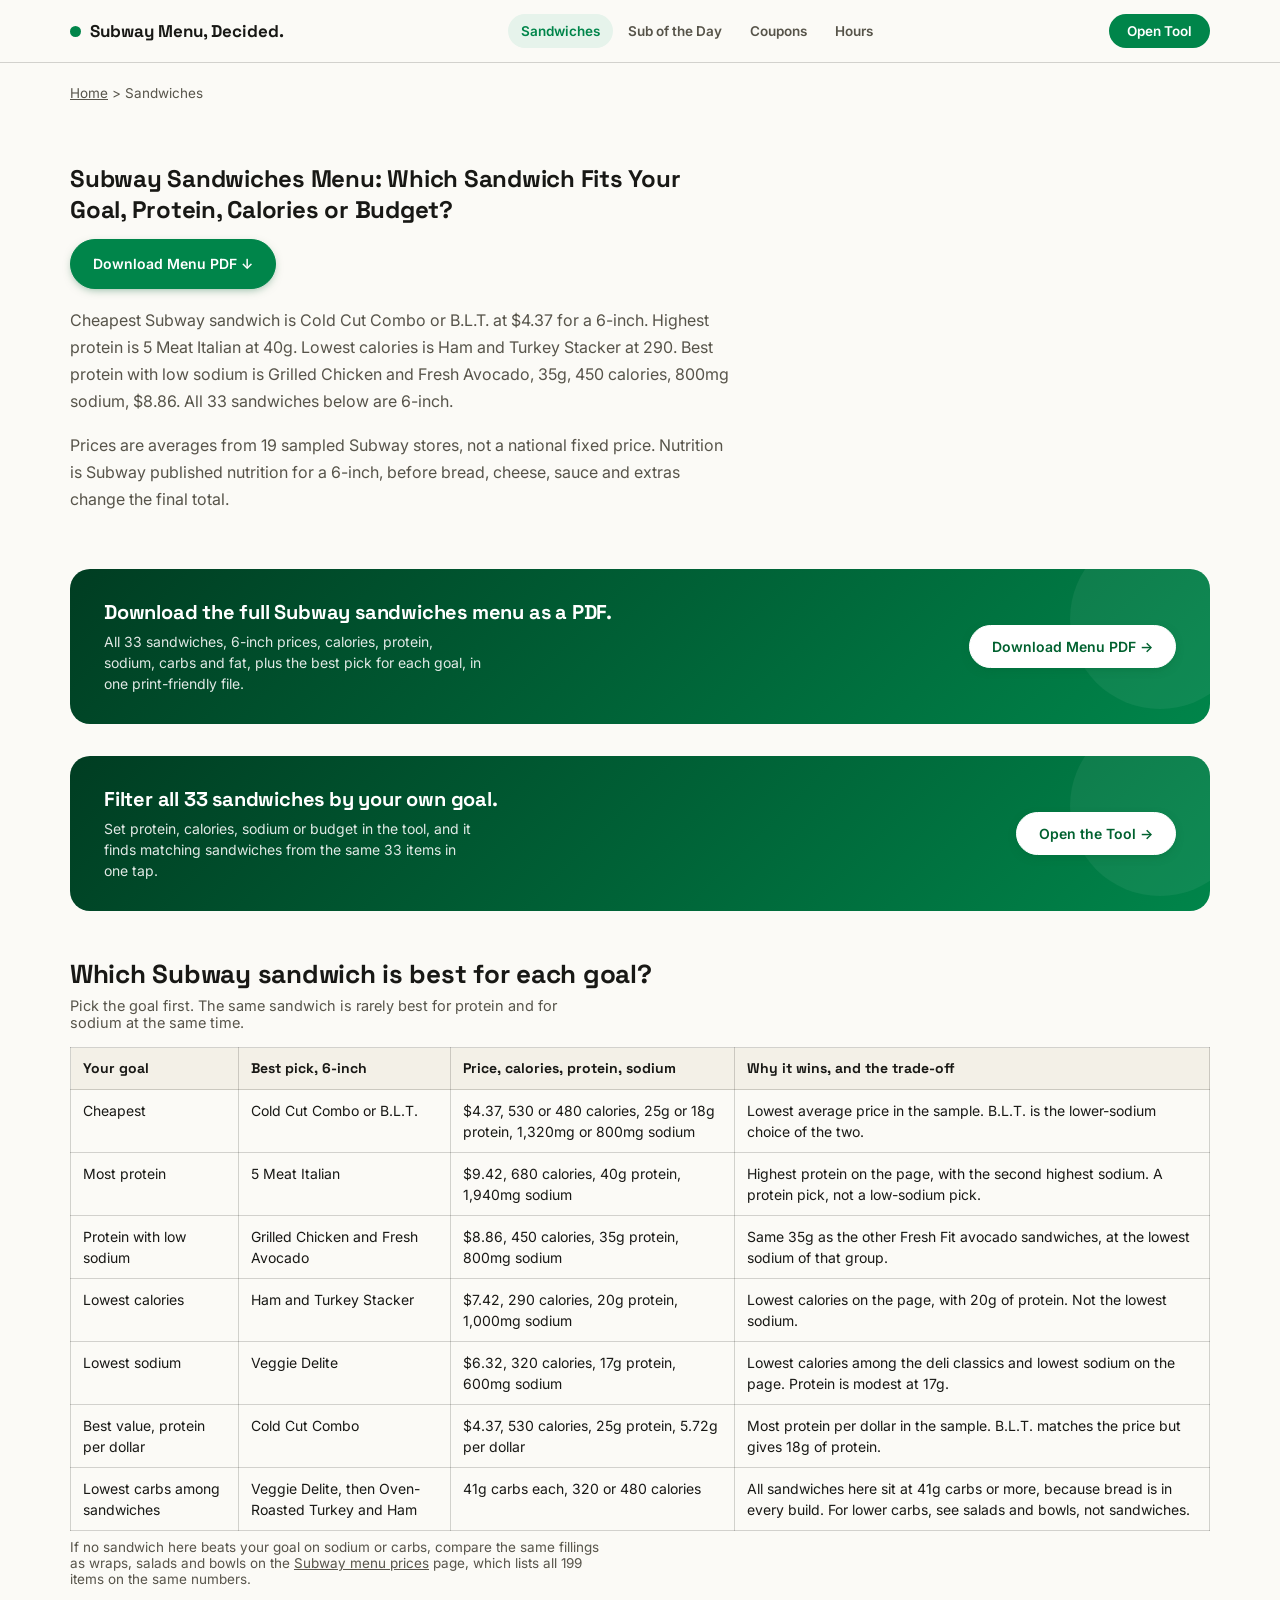
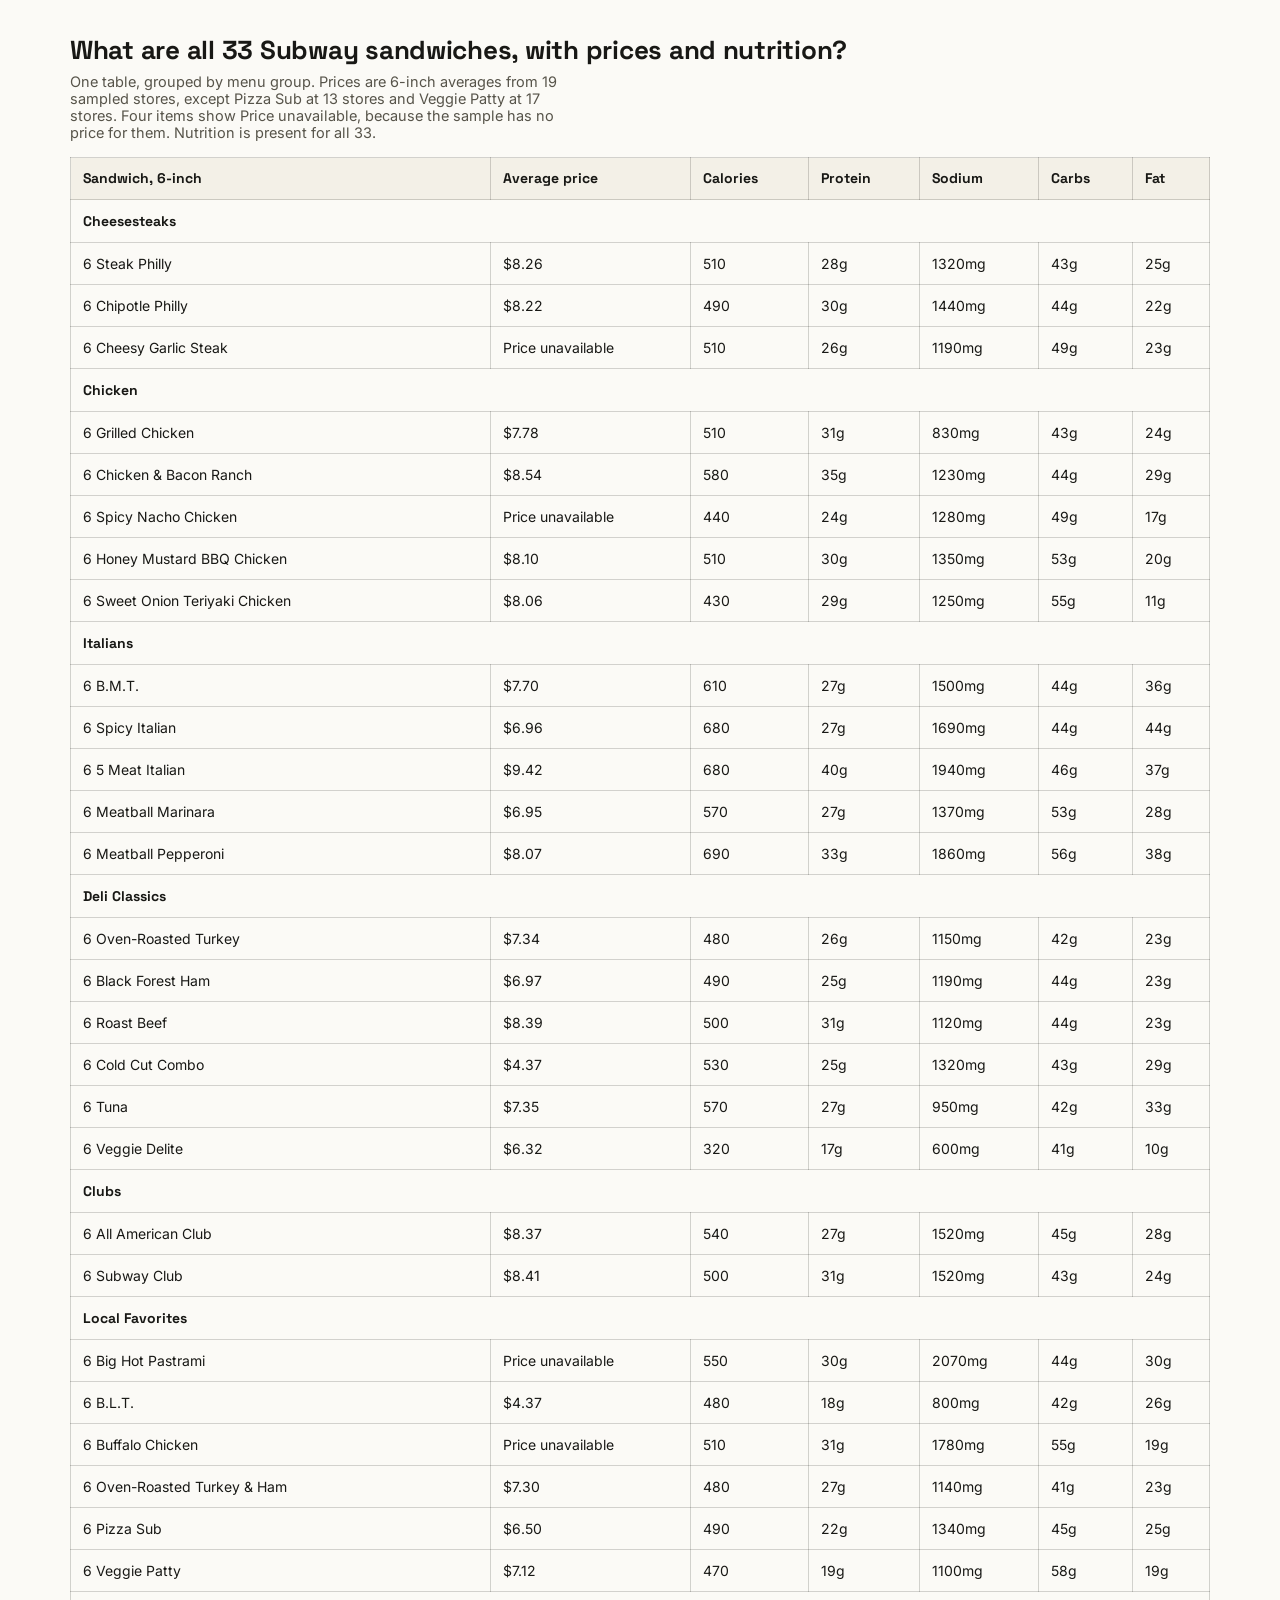
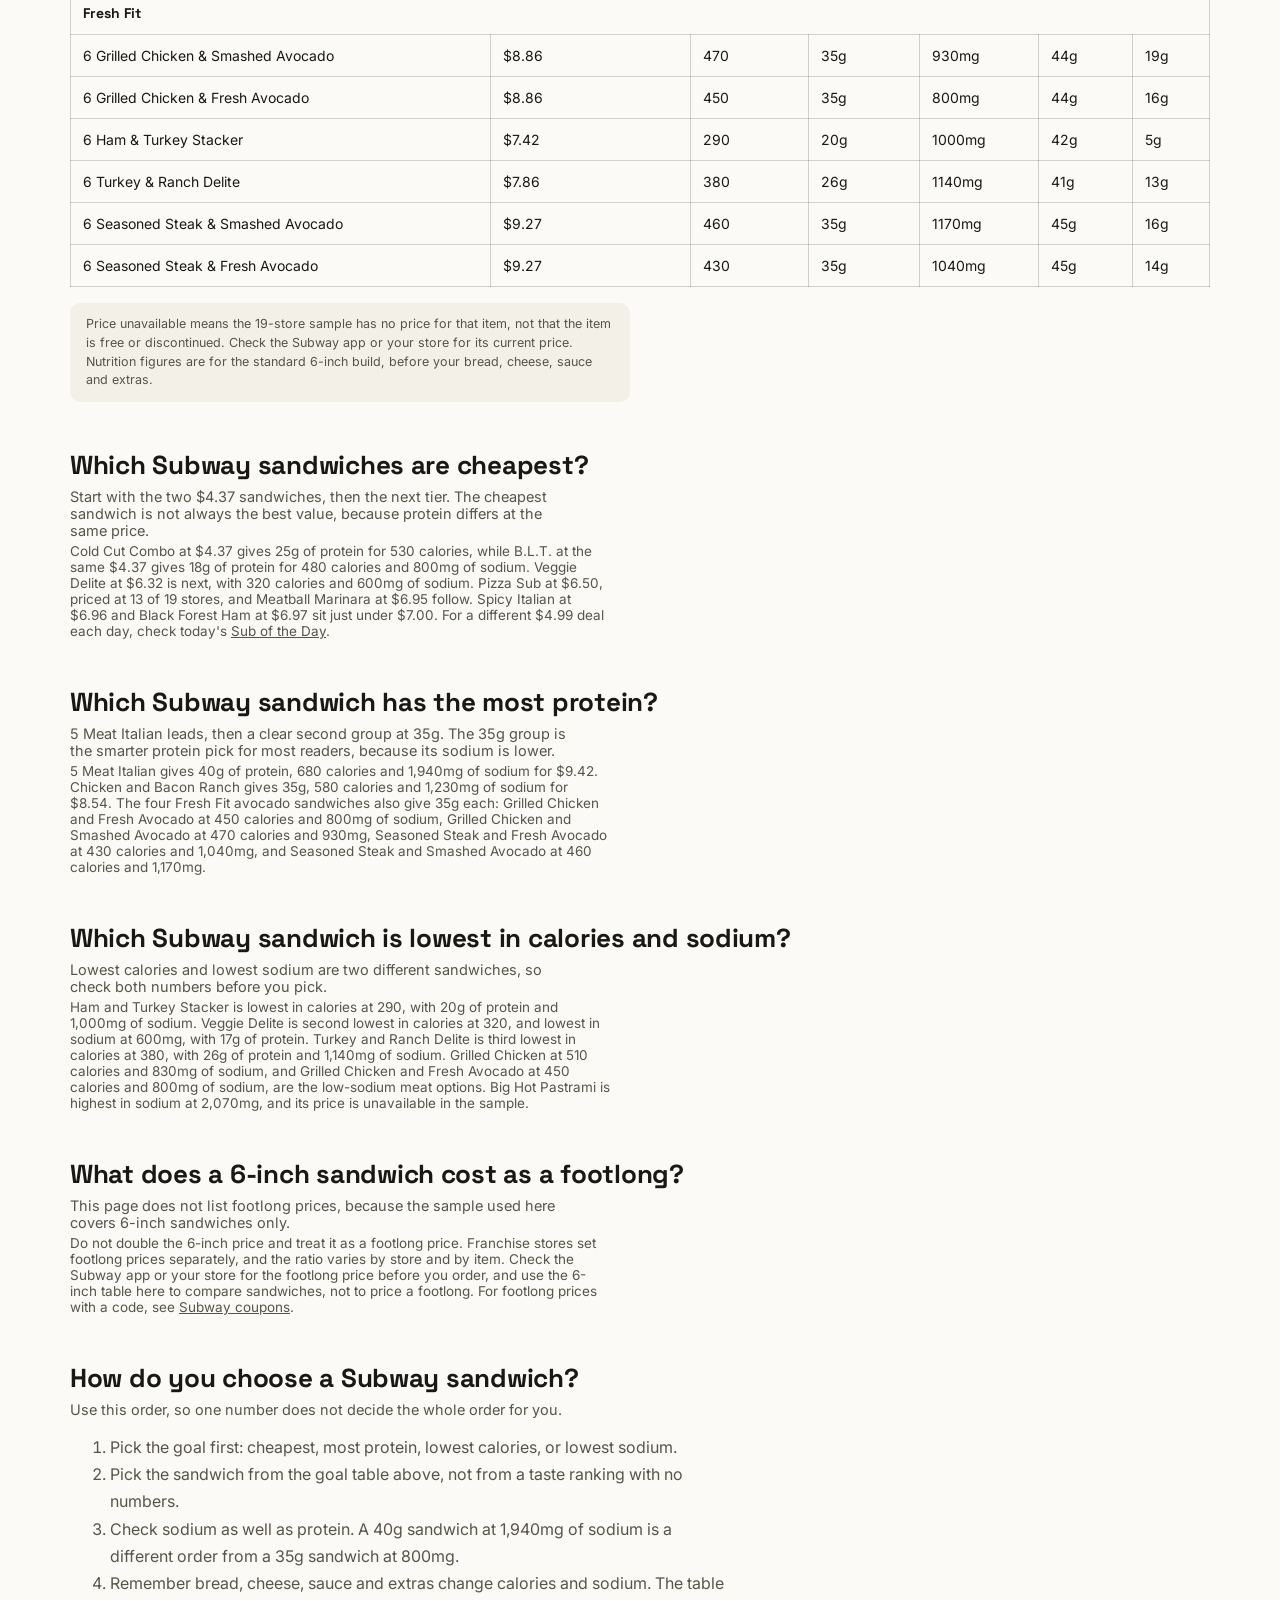
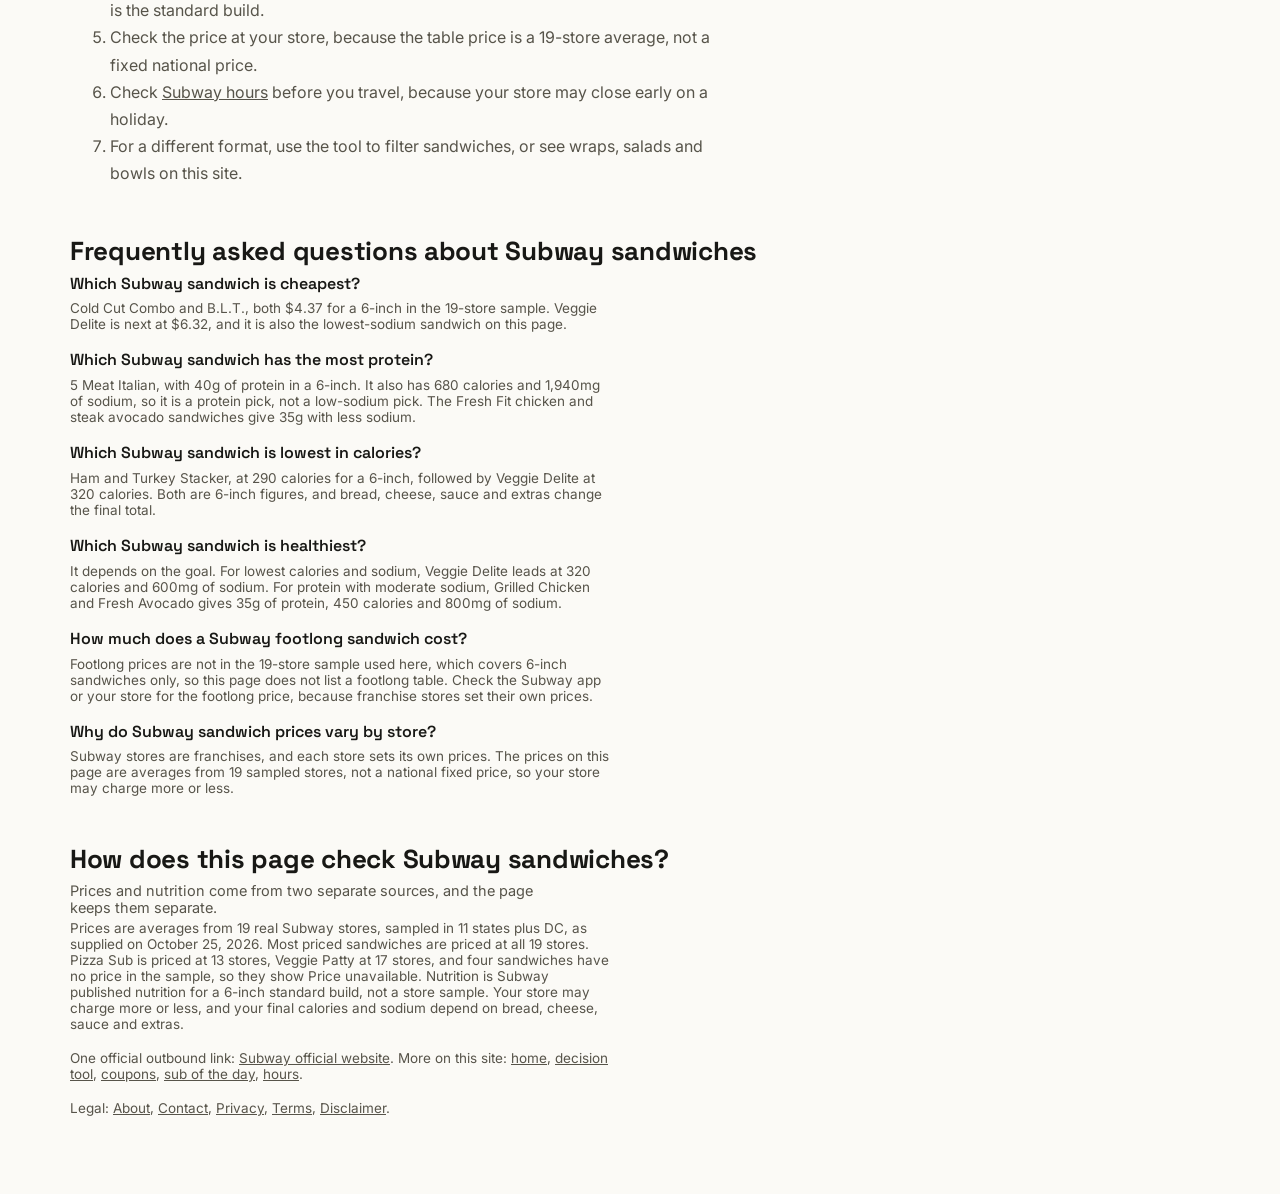
<file: sandwiches/index.html>
<!DOCTYPE html>
<html lang="en">
<head>
<meta charset="UTF-8">
<meta name="viewport" content="width=device-width, initial-scale=1.0, viewport-fit=cover">
<title>Subway Sandwiches Menu With Prices October 2026: All 33, Calories, Protein and Nutrition</title>
<link rel="preconnect" href="https://fonts.googleapis.com">
<link rel="preconnect" href="https://fonts.gstatic.com" crossorigin>
<link href="https://fonts.googleapis.com/css2?family=Space+Grotesk:wght@500;600;700&family=Inter:wght@400;500;600;700&display=swap" rel="stylesheet">
<meta name="description" content="Subway sandwiches menu with prices, October 2026, all 33 six-inch sandwiches from 19 stores, cheapest $4.37, most protein 40g, lowest calories 290.">
<link rel="stylesheet" href="../css/style.css">
<script type="application/ld+json">
{"@context":"https://schema.org","@type":"FAQPage","mainEntity":[{"@type": "Question", "name": "Which Subway sandwich is cheapest?", "acceptedAnswer": {"@type": "Answer", "text": "Cold Cut Combo and B.L.T., both $4.37 for a 6-inch in the 19-store sample. Veggie Delite is next at $6.32, and it is also the lowest-sodium sandwich on this page."}},{"@type": "Question", "name": "Which Subway sandwich has the most protein?", "acceptedAnswer": {"@type": "Answer", "text": "5 Meat Italian, with 40g of protein in a 6-inch. It also has 680 calories and 1,940mg of sodium, so it is a protein pick, not a low-sodium pick. The Fresh Fit chicken and steak avocado sandwiches give 35g with less sodium."}},{"@type": "Question", "name": "Which Subway sandwich is lowest in calories?", "acceptedAnswer": {"@type": "Answer", "text": "Ham and Turkey Stacker, at 290 calories for a 6-inch, followed by Veggie Delite at 320 calories. Both are 6-inch figures, and bread, cheese, sauce and extras change the final total."}},{"@type": "Question", "name": "Which Subway sandwich is healthiest?", "acceptedAnswer": {"@type": "Answer", "text": "It depends on the goal. For lowest calories and sodium, Veggie Delite leads at 320 calories and 600mg of sodium. For protein with moderate sodium, Grilled Chicken and Fresh Avocado gives 35g of protein, 450 calories and 800mg of sodium."}},{"@type": "Question", "name": "How much does a Subway footlong sandwich cost?", "acceptedAnswer": {"@type": "Answer", "text": "Footlong prices are not in the 19-store sample used here, which covers 6-inch sandwiches only, so this page does not list a footlong table. Check the Subway app or your store for the footlong price, because franchise stores set their own prices."}},{"@type": "Question", "name": "Why do Subway sandwich prices vary by store?", "acceptedAnswer": {"@type": "Answer", "text": "Subway stores are franchises, and each store sets its own prices. The prices on this page are averages from 19 sampled stores, not a national fixed price, so your store may charge more or less."}}]}
</script>
</head>
<body>
<header class="topbar">
  <div class="topbar-inner">
    <a href="../" class="brand"><span class="brand-dot"></span><span class="brand-mark">Subway Menu, Decided.</span></a>
    <nav class="top-nav">
      <a href="../sandwiches/" class="current">Sandwiches</a>
      <a href="../sub-of-the-day/">Sub of the Day</a>
      <a href="../coupons/">Coupons</a>
      <a href="../hours/">Hours</a>
    </nav>
    <div style="display:flex; align-items:center; gap:10px;">
      <button type="button" class="nav-toggle" aria-label="Open menu" aria-expanded="false">
        <svg viewBox="0 0 24 24" fill="none" stroke="currentColor" stroke-width="2"><path d="M4 7h16M4 12h16M4 17h16"/></svg>
      </button>
      <a href="../tool/" class="topbar-cta">Open Tool</a>
    </div>
  </div>
  <nav class="mobile-nav-panel">
    <a href="../sandwiches/" class="current">Sandwiches</a>
    <a href="../sub-of-the-day/">Sub of the Day</a>
    <a href="../coupons/">Coupons</a>
    <a href="../hours/">Hours</a>
  </nav>
</header>

<div class="wrap">
  <p class="cat-hook" style="margin-top:22px;"><a href="../">Home</a> &gt; Sandwiches</p>

  <section class="intro">
    <h1>Subway Sandwiches Menu: Which Sandwich Fits Your Goal, Protein, Calories or Budget?</h1>
    <p style="margin:14px 0 18px;"><a href="#menu-pdf" class="btn btn-primary">Download Menu PDF ↓</a></p>
    <p>Cheapest Subway sandwich is Cold Cut Combo or B.L.T. at $4.37 for a 6-inch. Highest protein is 5 Meat Italian at 40g. Lowest calories is Ham and Turkey Stacker at 290. Best protein with low sodium is Grilled Chicken and Fresh Avocado, 35g, 450 calories, 800mg sodium, $8.86. All 33 sandwiches below are 6-inch.</p>
    <p>Prices are averages from 19 sampled Subway stores, not a national fixed price. Nutrition is Subway published nutrition for a 6-inch, before bread, cheese, sauce and extras change the final total.</p>
  </section>

  <div class="tool-card" id="menu-pdf">
    <div class="tool-card-text">
      <h3>Download the full Subway sandwiches menu as a PDF.</h3>
      <p>All 33 sandwiches, 6-inch prices, calories, protein, sodium, carbs and fat, plus the best pick for each goal, in one print-friendly file.</p>
    </div>
    <a href="subway-sandwiches-menu.pdf" class="btn btn-primary" download>Download Menu PDF →</a>
  </div>

  <div class="tool-card">
    <div class="tool-card-text">
      <h3>Filter all 33 sandwiches by your own goal.</h3>
      <p>Set protein, calories, sodium or budget in the tool, and it finds matching sandwiches from the same 33 items in one tap.</p>
    </div>
    <a href="../tool/" class="btn btn-primary">Open the Tool →</a>
  </div>

  <div class="section-head">
    <h2>Which Subway sandwich is best for each goal?</h2>
    <p>Pick the goal first. The same sandwich is rarely best for protein and for sodium at the same time.</p>
  </div>
  <table class="deal-table">
    <thead><tr><th>Your goal</th><th>Best pick, 6-inch</th><th>Price, calories, protein, sodium</th><th>Why it wins, and the trade-off</th></tr></thead>
    <tbody>
      <tr><td>Cheapest</td><td>Cold Cut Combo or B.L.T.</td><td>$4.37, 530 or 480 calories, 25g or 18g protein, 1,320mg or 800mg sodium</td><td>Lowest average price in the sample. B.L.T. is the lower-sodium choice of the two.</td></tr>
      <tr><td>Most protein</td><td>5 Meat Italian</td><td>$9.42, 680 calories, 40g protein, 1,940mg sodium</td><td>Highest protein on the page, with the second highest sodium. A protein pick, not a low-sodium pick.</td></tr>
      <tr><td>Protein with low sodium</td><td>Grilled Chicken and Fresh Avocado</td><td>$8.86, 450 calories, 35g protein, 800mg sodium</td><td>Same 35g as the other Fresh Fit avocado sandwiches, at the lowest sodium of that group.</td></tr>
      <tr><td>Lowest calories</td><td>Ham and Turkey Stacker</td><td>$7.42, 290 calories, 20g protein, 1,000mg sodium</td><td>Lowest calories on the page, with 20g of protein. Not the lowest sodium.</td></tr>
      <tr><td>Lowest sodium</td><td>Veggie Delite</td><td>$6.32, 320 calories, 17g protein, 600mg sodium</td><td>Lowest calories among the deli classics and lowest sodium on the page. Protein is modest at 17g.</td></tr>
      <tr><td>Best value, protein per dollar</td><td>Cold Cut Combo</td><td>$4.37, 530 calories, 25g protein, 5.72g per dollar</td><td>Most protein per dollar in the sample. B.L.T. matches the price but gives 18g of protein.</td></tr>
      <tr><td>Lowest carbs among sandwiches</td><td>Veggie Delite, then Oven-Roasted Turkey and Ham</td><td>41g carbs each, 320 or 480 calories</td><td>All sandwiches here sit at 41g carbs or more, because bread is in every build. For lower carbs, see salads and bowls, not sandwiches.</td></tr>
    </tbody>
  </table>

  <p class="cat-hook">If no sandwich here beats your goal on sodium or carbs, compare the same fillings as wraps, salads and bowls on the <a href="../">Subway menu prices</a> page, which lists all 199 items on the same numbers.</p>

  <div class="section-head">
    <h2>What are all 33 Subway sandwiches, with prices and nutrition?</h2>
    <p>One table, grouped by menu group. Prices are 6-inch averages from 19 sampled stores, except Pizza Sub at 13 stores and Veggie Patty at 17 stores. Four items show Price unavailable, because the sample has no price for them. Nutrition is present for all 33.</p>
  </div>
  <table class="deal-table">
    <thead><tr><th>Sandwich, 6-inch</th><th>Average price</th><th>Calories</th><th>Protein</th><th>Sodium</th><th>Carbs</th><th>Fat</th></tr></thead>
    <tbody>
      <tr><td colspan="7"><b>Cheesesteaks</b></td></tr>
      <tr><td>6 Steak Philly</td><td>$8.26</td><td>510</td><td>28g</td><td>1320mg</td><td>43g</td><td>25g</td></tr>
      <tr><td>6 Chipotle Philly</td><td>$8.22</td><td>490</td><td>30g</td><td>1440mg</td><td>44g</td><td>22g</td></tr>
      <tr><td>6 Cheesy Garlic Steak</td><td>Price unavailable</td><td>510</td><td>26g</td><td>1190mg</td><td>49g</td><td>23g</td></tr>
      <tr><td colspan="7"><b>Chicken</b></td></tr>
      <tr><td>6 Grilled Chicken</td><td>$7.78</td><td>510</td><td>31g</td><td>830mg</td><td>43g</td><td>24g</td></tr>
      <tr><td>6 Chicken & Bacon Ranch</td><td>$8.54</td><td>580</td><td>35g</td><td>1230mg</td><td>44g</td><td>29g</td></tr>
      <tr><td>6 Spicy Nacho Chicken</td><td>Price unavailable</td><td>440</td><td>24g</td><td>1280mg</td><td>49g</td><td>17g</td></tr>
      <tr><td>6 Honey Mustard BBQ Chicken</td><td>$8.10</td><td>510</td><td>30g</td><td>1350mg</td><td>53g</td><td>20g</td></tr>
      <tr><td>6 Sweet Onion Teriyaki Chicken</td><td>$8.06</td><td>430</td><td>29g</td><td>1250mg</td><td>55g</td><td>11g</td></tr>
      <tr><td colspan="7"><b>Italians</b></td></tr>
      <tr><td>6 B.M.T.</td><td>$7.70</td><td>610</td><td>27g</td><td>1500mg</td><td>44g</td><td>36g</td></tr>
      <tr><td>6 Spicy Italian</td><td>$6.96</td><td>680</td><td>27g</td><td>1690mg</td><td>44g</td><td>44g</td></tr>
      <tr><td>6 5 Meat Italian</td><td>$9.42</td><td>680</td><td>40g</td><td>1940mg</td><td>46g</td><td>37g</td></tr>
      <tr><td>6 Meatball Marinara</td><td>$6.95</td><td>570</td><td>27g</td><td>1370mg</td><td>53g</td><td>28g</td></tr>
      <tr><td>6 Meatball Pepperoni</td><td>$8.07</td><td>690</td><td>33g</td><td>1860mg</td><td>56g</td><td>38g</td></tr>
      <tr><td colspan="7"><b>Deli Classics</b></td></tr>
      <tr><td>6 Oven-Roasted Turkey</td><td>$7.34</td><td>480</td><td>26g</td><td>1150mg</td><td>42g</td><td>23g</td></tr>
      <tr><td>6 Black Forest Ham</td><td>$6.97</td><td>490</td><td>25g</td><td>1190mg</td><td>44g</td><td>23g</td></tr>
      <tr><td>6 Roast Beef</td><td>$8.39</td><td>500</td><td>31g</td><td>1120mg</td><td>44g</td><td>23g</td></tr>
      <tr><td>6 Cold Cut Combo</td><td>$4.37</td><td>530</td><td>25g</td><td>1320mg</td><td>43g</td><td>29g</td></tr>
      <tr><td>6 Tuna</td><td>$7.35</td><td>570</td><td>27g</td><td>950mg</td><td>42g</td><td>33g</td></tr>
      <tr><td>6 Veggie Delite</td><td>$6.32</td><td>320</td><td>17g</td><td>600mg</td><td>41g</td><td>10g</td></tr>
      <tr><td colspan="7"><b>Clubs</b></td></tr>
      <tr><td>6 All American Club</td><td>$8.37</td><td>540</td><td>27g</td><td>1520mg</td><td>45g</td><td>28g</td></tr>
      <tr><td>6 Subway Club</td><td>$8.41</td><td>500</td><td>31g</td><td>1520mg</td><td>43g</td><td>24g</td></tr>
      <tr><td colspan="7"><b>Local Favorites</b></td></tr>
      <tr><td>6 Big Hot Pastrami</td><td>Price unavailable</td><td>550</td><td>30g</td><td>2070mg</td><td>44g</td><td>30g</td></tr>
      <tr><td>6 B.L.T.</td><td>$4.37</td><td>480</td><td>18g</td><td>800mg</td><td>42g</td><td>26g</td></tr>
      <tr><td>6 Buffalo Chicken</td><td>Price unavailable</td><td>510</td><td>31g</td><td>1780mg</td><td>55g</td><td>19g</td></tr>
      <tr><td>6 Oven-Roasted Turkey & Ham</td><td>$7.30</td><td>480</td><td>27g</td><td>1140mg</td><td>41g</td><td>23g</td></tr>
      <tr><td>6 Pizza Sub</td><td>$6.50</td><td>490</td><td>22g</td><td>1340mg</td><td>45g</td><td>25g</td></tr>
      <tr><td>6 Veggie Patty</td><td>$7.12</td><td>470</td><td>19g</td><td>1100mg</td><td>58g</td><td>19g</td></tr>
      <tr><td colspan="7"><b>Fresh Fit</b></td></tr>
      <tr><td>6 Grilled Chicken & Smashed Avocado</td><td>$8.86</td><td>470</td><td>35g</td><td>930mg</td><td>44g</td><td>19g</td></tr>
      <tr><td>6 Grilled Chicken & Fresh Avocado</td><td>$8.86</td><td>450</td><td>35g</td><td>800mg</td><td>44g</td><td>16g</td></tr>
      <tr><td>6 Ham & Turkey Stacker</td><td>$7.42</td><td>290</td><td>20g</td><td>1000mg</td><td>42g</td><td>5g</td></tr>
      <tr><td>6 Turkey & Ranch Delite</td><td>$7.86</td><td>380</td><td>26g</td><td>1140mg</td><td>41g</td><td>13g</td></tr>
      <tr><td>6 Seasoned Steak & Smashed Avocado</td><td>$9.27</td><td>460</td><td>35g</td><td>1170mg</td><td>45g</td><td>16g</td></tr>
      <tr><td>6 Seasoned Steak & Fresh Avocado</td><td>$9.27</td><td>430</td><td>35g</td><td>1040mg</td><td>45g</td><td>14g</td></tr>
    </tbody>
  </table>
  <p class="cat-note">Price unavailable means the 19-store sample has no price for that item, not that the item is free or discontinued. Check the Subway app or your store for its current price. Nutrition figures are for the standard 6-inch build, before your bread, cheese, sauce and extras.</p>

  <div class="section-head">
    <h2>Which Subway sandwiches are cheapest?</h2>
    <p>Start with the two $4.37 sandwiches, then the next tier. The cheapest sandwich is not always the best value, because protein differs at the same price.</p>
  </div>
  <p class="cat-hook">Cold Cut Combo at $4.37 gives 25g of protein for 530 calories, while B.L.T. at the same $4.37 gives 18g of protein for 480 calories and 800mg of sodium. Veggie Delite at $6.32 is next, with 320 calories and 600mg of sodium. Pizza Sub at $6.50, priced at 13 of 19 stores, and Meatball Marinara at $6.95 follow. Spicy Italian at $6.96 and Black Forest Ham at $6.97 sit just under $7.00. For a different $4.99 deal each day, check today's <a href="../sub-of-the-day/">Sub of the Day</a>.</p>

  <div class="section-head">
    <h2>Which Subway sandwich has the most protein?</h2>
    <p>5 Meat Italian leads, then a clear second group at 35g. The 35g group is the smarter protein pick for most readers, because its sodium is lower.</p>
  </div>
  <p class="cat-hook">5 Meat Italian gives 40g of protein, 680 calories and 1,940mg of sodium for $9.42. Chicken and Bacon Ranch gives 35g, 580 calories and 1,230mg of sodium for $8.54. The four Fresh Fit avocado sandwiches also give 35g each: Grilled Chicken and Fresh Avocado at 450 calories and 800mg of sodium, Grilled Chicken and Smashed Avocado at 470 calories and 930mg, Seasoned Steak and Fresh Avocado at 430 calories and 1,040mg, and Seasoned Steak and Smashed Avocado at 460 calories and 1,170mg.</p>

  <div class="section-head">
    <h2>Which Subway sandwich is lowest in calories and sodium?</h2>
    <p>Lowest calories and lowest sodium are two different sandwiches, so check both numbers before you pick.</p>
  </div>
  <p class="cat-hook">Ham and Turkey Stacker is lowest in calories at 290, with 20g of protein and 1,000mg of sodium. Veggie Delite is second lowest in calories at 320, and lowest in sodium at 600mg, with 17g of protein. Turkey and Ranch Delite is third lowest in calories at 380, with 26g of protein and 1,140mg of sodium. Grilled Chicken at 510 calories and 830mg of sodium, and Grilled Chicken and Fresh Avocado at 450 calories and 800mg of sodium, are the low-sodium meat options. Big Hot Pastrami is highest in sodium at 2,070mg, and its price is unavailable in the sample.</p>

  <div class="section-head">
    <h2>What does a 6-inch sandwich cost as a footlong?</h2>
    <p>This page does not list footlong prices, because the sample used here covers 6-inch sandwiches only.</p>
  </div>
  <p class="cat-hook">Do not double the 6-inch price and treat it as a footlong price. Franchise stores set footlong prices separately, and the ratio varies by store and by item. Check the Subway app or your store for the footlong price before you order, and use the 6-inch table here to compare sandwiches, not to price a footlong. For footlong prices with a code, see <a href="../coupons/">Subway coupons</a>.</p>

  <div class="section-head">
    <h2>How do you choose a Subway sandwich?</h2>
    <p>Use this order, so one number does not decide the whole order for you.</p>
  </div>
  <ol style="line-height:1.7; color:var(--ink-dim); max-width:66ch;">
    <li>Pick the goal first: cheapest, most protein, lowest calories, or lowest sodium.</li>
    <li>Pick the sandwich from the goal table above, not from a taste ranking with no numbers.</li>
    <li>Check sodium as well as protein. A 40g sandwich at 1,940mg of sodium is a different order from a 35g sandwich at 800mg.</li>
    <li>Remember bread, cheese, sauce and extras change calories and sodium. The table is the standard build.</li>
    <li>Check the price at your store, because the table price is a 19-store average, not a fixed national price.</li>
    <li>Check <a href="../hours/">Subway hours</a> before you travel, because your store may close early on a holiday.</li>
    <li>For a different format, use the tool to filter sandwiches, or see wraps, salads and bowls on this site.</li>
  </ol>

  <div class="section-head">
    <h2>Frequently asked questions about Subway sandwiches</h2>
  </div>
  <div style="max-width:66ch;">
    <div class="item-name" style="margin-bottom:6px;">Which Subway sandwich is cheapest?</div>
    <p class="cat-hook" style="margin:0 0 18px;">Cold Cut Combo and B.L.T., both $4.37 for a 6-inch in the 19-store sample. Veggie Delite is next at $6.32, and it is also the lowest-sodium sandwich on this page.</p>
    <div class="item-name" style="margin-bottom:6px;">Which Subway sandwich has the most protein?</div>
    <p class="cat-hook" style="margin:0 0 18px;">5 Meat Italian, with 40g of protein in a 6-inch. It also has 680 calories and 1,940mg of sodium, so it is a protein pick, not a low-sodium pick. The Fresh Fit chicken and steak avocado sandwiches give 35g with less sodium.</p>
    <div class="item-name" style="margin-bottom:6px;">Which Subway sandwich is lowest in calories?</div>
    <p class="cat-hook" style="margin:0 0 18px;">Ham and Turkey Stacker, at 290 calories for a 6-inch, followed by Veggie Delite at 320 calories. Both are 6-inch figures, and bread, cheese, sauce and extras change the final total.</p>
    <div class="item-name" style="margin-bottom:6px;">Which Subway sandwich is healthiest?</div>
    <p class="cat-hook" style="margin:0 0 18px;">It depends on the goal. For lowest calories and sodium, Veggie Delite leads at 320 calories and 600mg of sodium. For protein with moderate sodium, Grilled Chicken and Fresh Avocado gives 35g of protein, 450 calories and 800mg of sodium.</p>
    <div class="item-name" style="margin-bottom:6px;">How much does a Subway footlong sandwich cost?</div>
    <p class="cat-hook" style="margin:0 0 18px;">Footlong prices are not in the 19-store sample used here, which covers 6-inch sandwiches only, so this page does not list a footlong table. Check the Subway app or your store for the footlong price, because franchise stores set their own prices.</p>
    <div class="item-name" style="margin-bottom:6px;">Why do Subway sandwich prices vary by store?</div>
    <p class="cat-hook" style="margin:0 0 18px;">Subway stores are franchises, and each store sets its own prices. The prices on this page are averages from 19 sampled stores, not a national fixed price, so your store may charge more or less.</p>
    
  </div>

  <div class="section-head">
    <h2>How does this page check Subway sandwiches?</h2>
    <p>Prices and nutrition come from two separate sources, and the page keeps them separate.</p>
  </div>
  <p class="cat-hook">Prices are averages from 19 real Subway stores, sampled in 11 states plus DC, as supplied on October 25, 2026. Most priced sandwiches are priced at all 19 stores. Pizza Sub is priced at 13 stores, Veggie Patty at 17 stores, and four sandwiches have no price in the sample, so they show Price unavailable. Nutrition is Subway published nutrition for a 6-inch standard build, not a store sample. Your store may charge more or less, and your final calories and sodium depend on bread, cheese, sauce and extras.</p>
  <p class="cat-hook">One official outbound link: <a href="https://www.subway.com/">Subway official website</a>. More on this site: <a href="../">home</a>, <a href="../tool/">decision tool</a>, <a href="../coupons/">coupons</a>, <a href="../sub-of-the-day/">sub of the day</a>, <a href="../hours/">hours</a>.</p>

  <p class="cat-hook">Legal: <a href="../about/">About</a>, <a href="../contact/">Contact</a>, <a href="../privacy/">Privacy</a>, <a href="../terms/">Terms</a>, <a href="../disclaimer/">Disclaimer</a>.</p>

  <div class="footer-space"></div>
</div>
<script src="../js/script.js" defer></script>
</body>
</html>
</file>
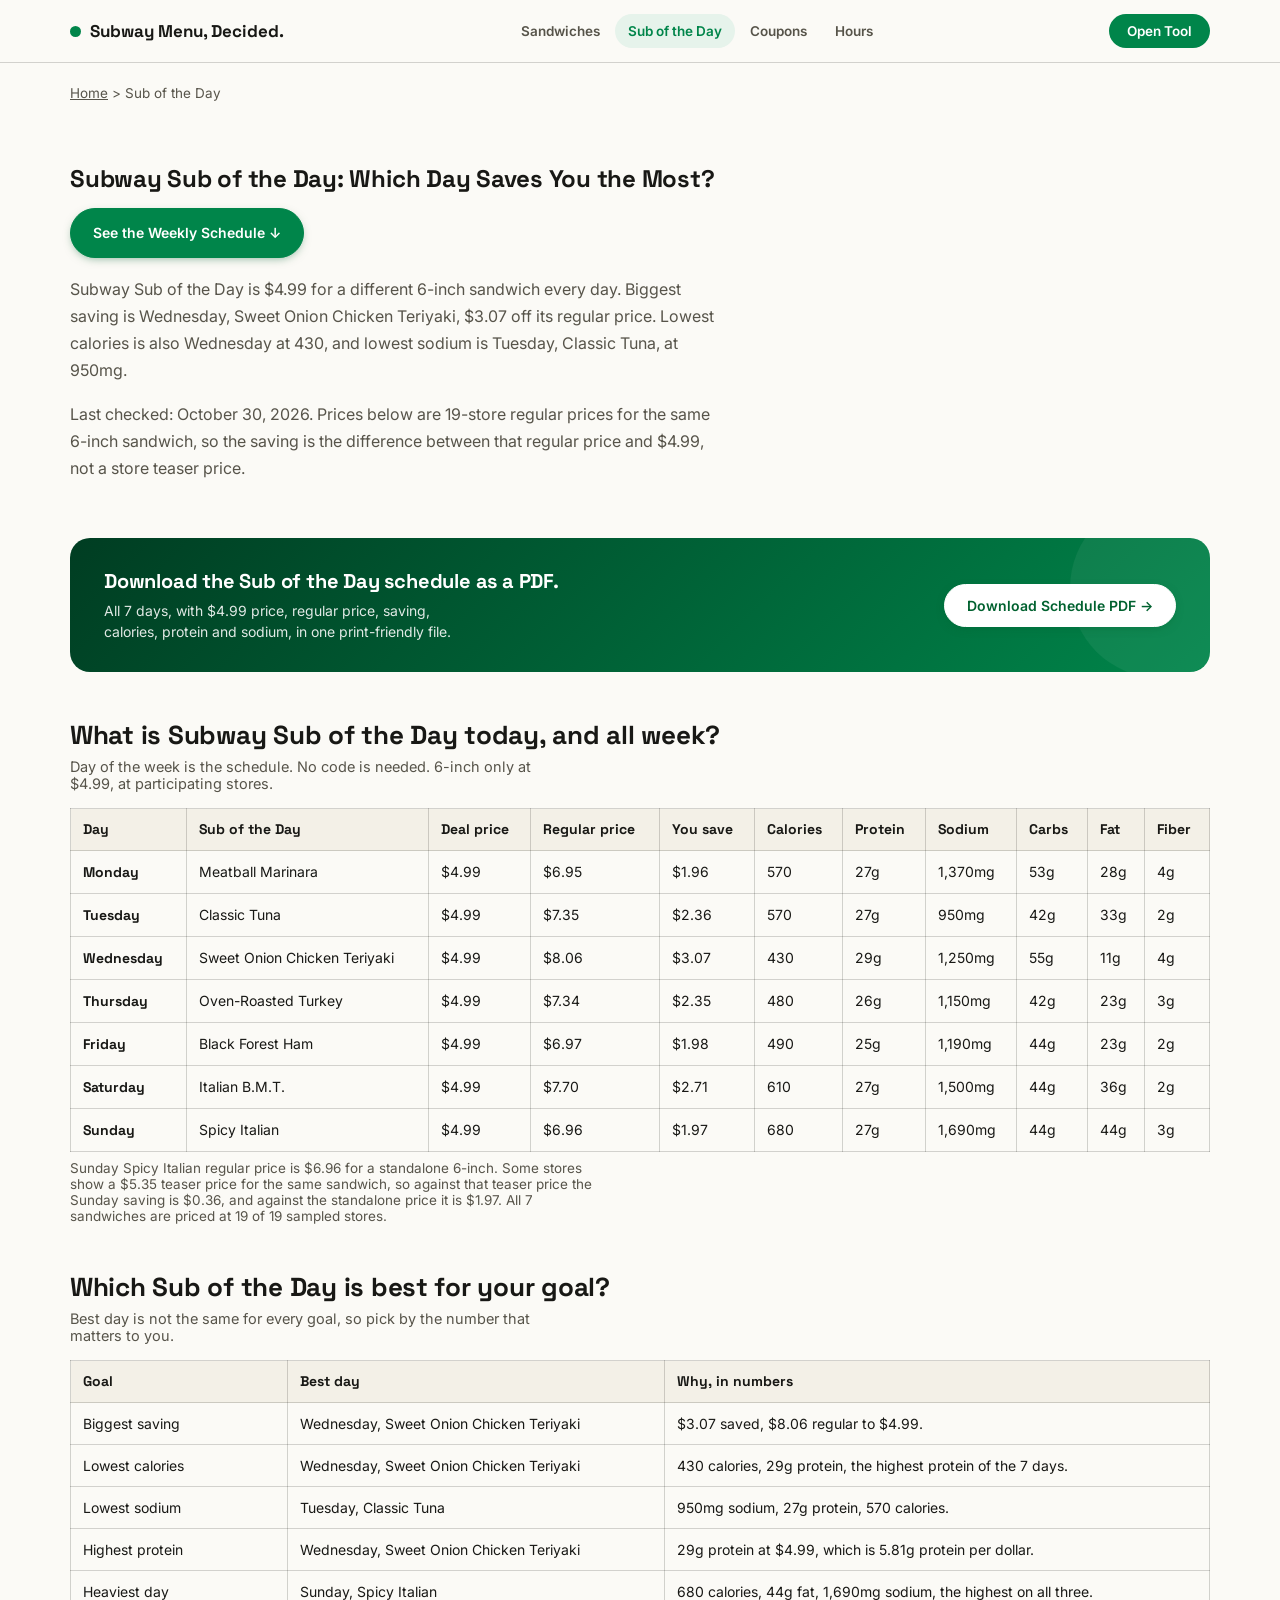
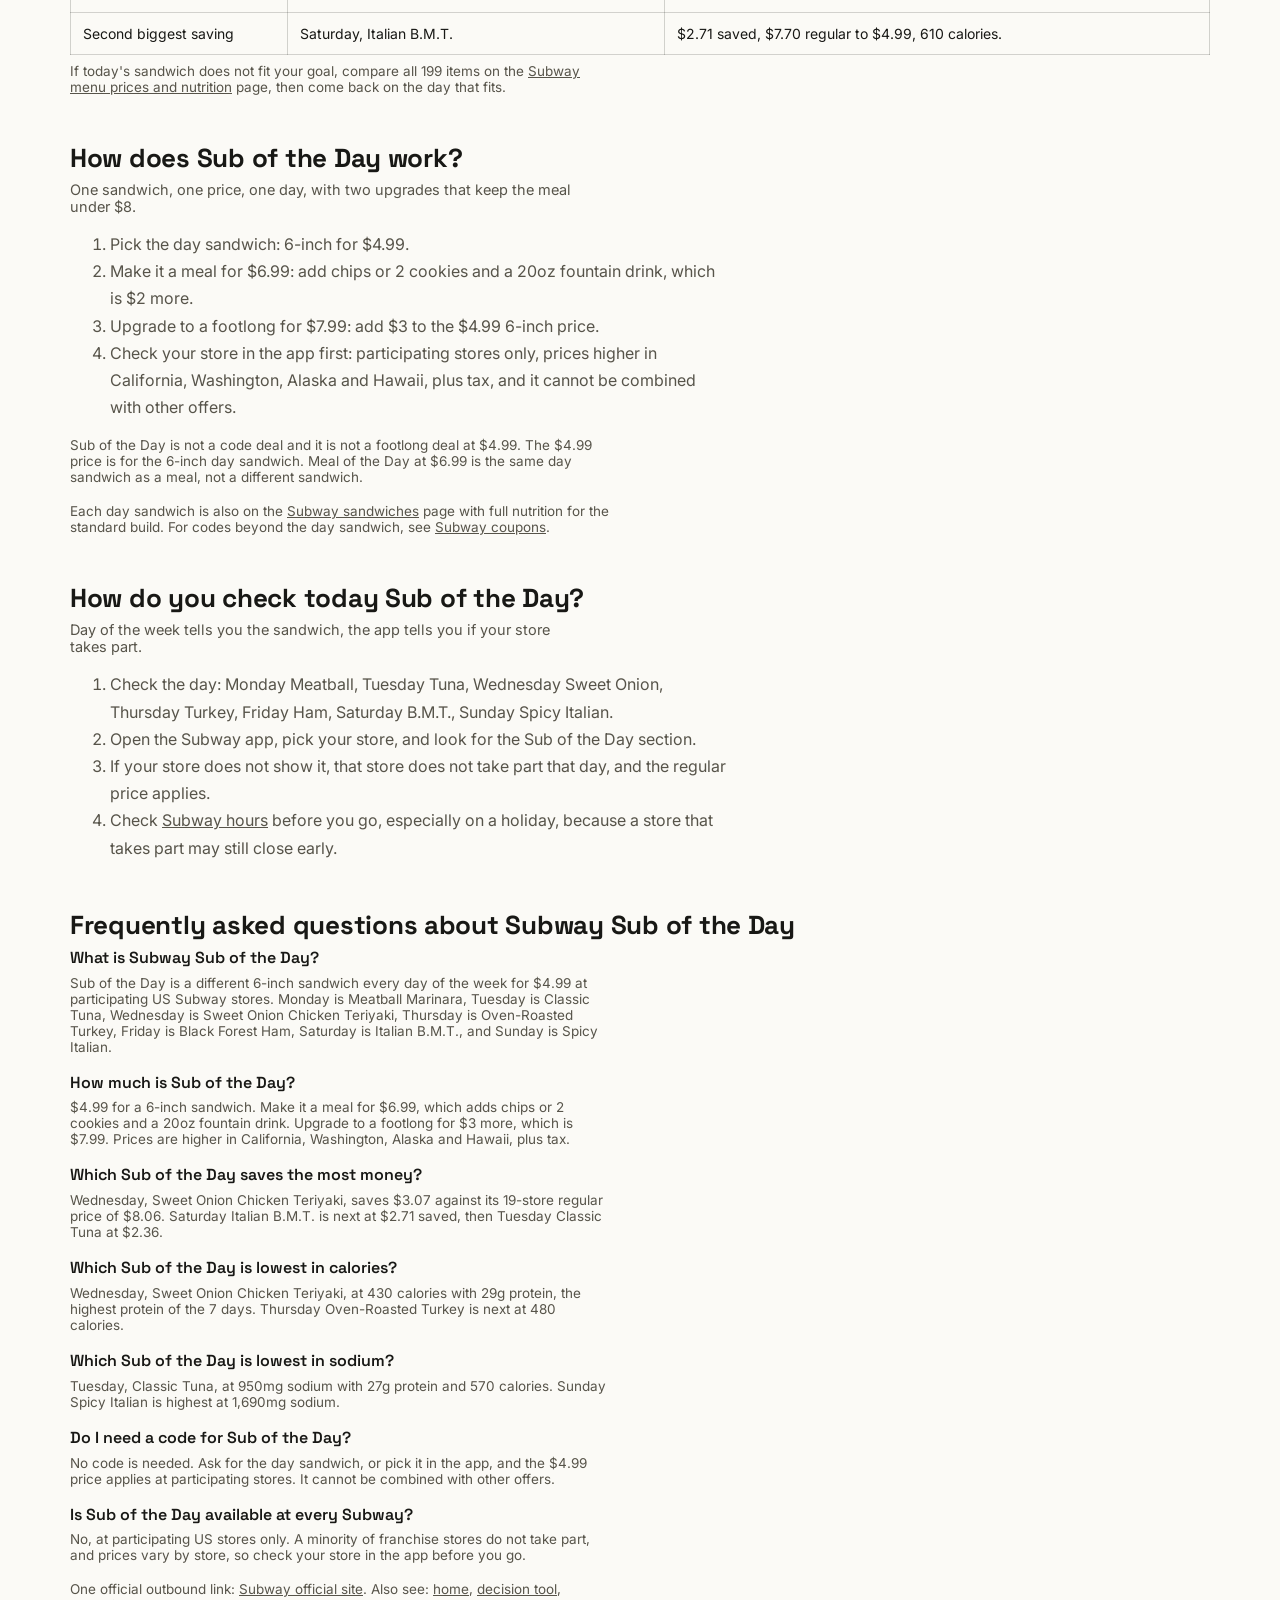
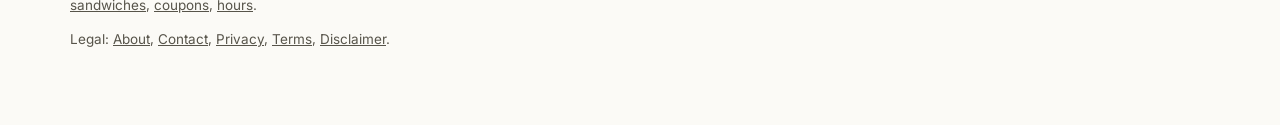
<file: sub-of-the-day/index.html>
<!DOCTYPE html>
<html lang="en">
<head>
<meta charset="UTF-8">
<meta name="viewport" content="width=device-width, initial-scale=1.0, viewport-fit=cover">
<title>Subway Sub of the Day October 2026: $4.99 Schedule, Prices and Best Days</title>
<link rel="preconnect" href="https://fonts.googleapis.com">
<link rel="preconnect" href="https://fonts.gstatic.com" crossorigin>
<link href="https://fonts.googleapis.com/css2?family=Space+Grotesk:wght@500;600;700&family=Inter:wght@400;500;600;700&display=swap" rel="stylesheet">
<meta name="description" content="Subway Sub of the Day $4.99 schedule: Meatball Monday, Tuna Tuesday, Sweet Onion Wednesday, Turkey Thursday, Ham Friday, BMT Saturday, Spicy Italian Sunday, with regular prices, savings and nutrition.">
<link rel="stylesheet" href="../css/style.css">
<script type="application/ld+json">
{"@context":"https://schema.org","@type":"FAQPage","mainEntity":[{"@type": "Question", "name": "What is Subway Sub of the Day?", "acceptedAnswer": {"@type": "Answer", "text": "Sub of the Day is a different 6-inch sandwich every day of the week for $4.99 at participating US Subway stores. Monday is Meatball Marinara, Tuesday is Classic Tuna, Wednesday is Sweet Onion Chicken Teriyaki, Thursday is Oven-Roasted Turkey, Friday is Black Forest Ham, Saturday is Italian B.M.T., and Sunday is Spicy Italian."}},{"@type": "Question", "name": "How much is Sub of the Day?", "acceptedAnswer": {"@type": "Answer", "text": "$4.99 for a 6-inch sandwich. Make it a meal for $6.99, which adds chips or 2 cookies and a 20oz fountain drink. Upgrade to a footlong for $3 more, which is $7.99. Prices are higher in California, Washington, Alaska and Hawaii, plus tax."}},{"@type": "Question", "name": "Which Sub of the Day saves the most money?", "acceptedAnswer": {"@type": "Answer", "text": "Wednesday, Sweet Onion Chicken Teriyaki, saves $3.07 against its 19-store regular price of $8.06. Saturday Italian B.M.T. is next at $2.71 saved, then Tuesday Classic Tuna at $2.36."}},{"@type": "Question", "name": "Which Sub of the Day is lowest in calories?", "acceptedAnswer": {"@type": "Answer", "text": "Wednesday, Sweet Onion Chicken Teriyaki, at 430 calories with 29g protein, the highest protein of the 7 days. Thursday Oven-Roasted Turkey is next at 480 calories."}},{"@type": "Question", "name": "Which Sub of the Day is lowest in sodium?", "acceptedAnswer": {"@type": "Answer", "text": "Tuesday, Classic Tuna, at 950mg sodium with 27g protein and 570 calories. Sunday Spicy Italian is highest at 1,690mg sodium."}},{"@type": "Question", "name": "Do I need a code for Sub of the Day?", "acceptedAnswer": {"@type": "Answer", "text": "No code is needed. Ask for the day sandwich, or pick it in the app, and the $4.99 price applies at participating stores. It cannot be combined with other offers."}},{"@type": "Question", "name": "Is Sub of the Day available at every Subway?", "acceptedAnswer": {"@type": "Answer", "text": "No, at participating US stores only. A minority of franchise stores do not take part, and prices vary by store, so check your store in the app before you go."}}]}
</script>
</head>
<body>
<header class="topbar">
  <div class="topbar-inner">
    <a href="../" class="brand"><span class="brand-dot"></span><span class="brand-mark">Subway Menu, Decided.</span></a>
    <nav class="top-nav">
      <a href="../sandwiches/">Sandwiches</a>
      <a href="../sub-of-the-day/" class="current">Sub of the Day</a>
      <a href="../coupons/">Coupons</a>
      <a href="../hours/">Hours</a>
    </nav>
    <div style="display:flex; align-items:center; gap:10px;">
      <button type="button" class="nav-toggle" aria-label="Open menu" aria-expanded="false">
        <svg viewBox="0 0 24 24" fill="none" stroke="currentColor" stroke-width="2"><path d="M4 7h16M4 12h16M4 17h16"/></svg>
      </button>
      <a href="../tool/" class="topbar-cta">Open Tool</a>
    </div>
  </div>
  <nav class="mobile-nav-panel">
    <a href="../sandwiches/">Sandwiches</a>
    <a href="../sub-of-the-day/" class="current">Sub of the Day</a>
    <a href="../coupons/">Coupons</a>
    <a href="../hours/">Hours</a>
  </nav>
</header>

<div class="wrap">
  <p class="cat-hook" style="margin-top:22px;"><a href="../">Home</a> &gt; Sub of the Day</p>

  <section class="intro">
    <h1>Subway Sub of the Day: Which Day Saves You the Most?</h1>
    <p style="margin:14px 0 18px;"><a href="#weekly-table" class="btn btn-primary">See the Weekly Schedule ↓</a></p>
    <p>Subway Sub of the Day is $4.99 for a different 6-inch sandwich every day. Biggest saving is Wednesday, Sweet Onion Chicken Teriyaki, $3.07 off its regular price. Lowest calories is also Wednesday at 430, and lowest sodium is Tuesday, Classic Tuna, at 950mg.</p>
    <p>Last checked: October 30, 2026. Prices below are 19-store regular prices for the same 6-inch sandwich, so the saving is the difference between that regular price and $4.99, not a store teaser price.</p>
  </section>

  <div class="tool-card" id="sub-pdf">
    <div class="tool-card-text">
      <h3>Download the Sub of the Day schedule as a PDF.</h3>
      <p>All 7 days, with $4.99 price, regular price, saving, calories, protein and sodium, in one print-friendly file.</p>
    </div>
    <a href="subway-sub-of-the-day.pdf" class="btn btn-primary" download>Download Schedule PDF →</a>
  </div>

  <div class="section-head" id="weekly-table">
    <h2>What is Subway Sub of the Day today, and all week?</h2>
    <p>Day of the week is the schedule. No code is needed. 6-inch only at $4.99, at participating stores.</p>
  </div>
  <table class="deal-table">
    <thead><tr><th>Day</th><th>Sub of the Day</th><th>Deal price</th><th>Regular price</th><th>You save</th><th>Calories</th><th>Protein</th><th>Sodium</th><th>Carbs</th><th>Fat</th><th>Fiber</th></tr></thead>
    <tbody>
      <tr><td><b>Monday</b></td><td>Meatball Marinara</td><td>$4.99</td><td>$6.95</td><td>$1.96</td><td>570</td><td>27g</td><td>1,370mg</td><td>53g</td><td>28g</td><td>4g</td></tr>
      <tr><td><b>Tuesday</b></td><td>Classic Tuna</td><td>$4.99</td><td>$7.35</td><td>$2.36</td><td>570</td><td>27g</td><td>950mg</td><td>42g</td><td>33g</td><td>2g</td></tr>
      <tr><td><b>Wednesday</b></td><td>Sweet Onion Chicken Teriyaki</td><td>$4.99</td><td>$8.06</td><td>$3.07</td><td>430</td><td>29g</td><td>1,250mg</td><td>55g</td><td>11g</td><td>4g</td></tr>
      <tr><td><b>Thursday</b></td><td>Oven-Roasted Turkey</td><td>$4.99</td><td>$7.34</td><td>$2.35</td><td>480</td><td>26g</td><td>1,150mg</td><td>42g</td><td>23g</td><td>3g</td></tr>
      <tr><td><b>Friday</b></td><td>Black Forest Ham</td><td>$4.99</td><td>$6.97</td><td>$1.98</td><td>490</td><td>25g</td><td>1,190mg</td><td>44g</td><td>23g</td><td>2g</td></tr>
      <tr><td><b>Saturday</b></td><td>Italian B.M.T.</td><td>$4.99</td><td>$7.70</td><td>$2.71</td><td>610</td><td>27g</td><td>1,500mg</td><td>44g</td><td>36g</td><td>2g</td></tr>
      <tr><td><b>Sunday</b></td><td>Spicy Italian</td><td>$4.99</td><td>$6.96</td><td>$1.97</td><td>680</td><td>27g</td><td>1,690mg</td><td>44g</td><td>44g</td><td>3g</td></tr>
      
    </tbody>
  </table>
  <p class="cat-hook">Sunday Spicy Italian regular price is $6.96 for a standalone 6-inch. Some stores show a $5.35 teaser price for the same sandwich, so against that teaser price the Sunday saving is $0.36, and against the standalone price it is $1.97. All 7 sandwiches are priced at 19 of 19 sampled stores.</p>

  <div class="section-head">
    <h2>Which Sub of the Day is best for your goal?</h2>
    <p>Best day is not the same for every goal, so pick by the number that matters to you.</p>
  </div>
  <table class="deal-table">
    <thead><tr><th>Goal</th><th>Best day</th><th>Why, in numbers</th></tr></thead>
    <tbody>
      <tr><td>Biggest saving</td><td>Wednesday, Sweet Onion Chicken Teriyaki</td><td>$3.07 saved, $8.06 regular to $4.99.</td></tr>
      <tr><td>Lowest calories</td><td>Wednesday, Sweet Onion Chicken Teriyaki</td><td>430 calories, 29g protein, the highest protein of the 7 days.</td></tr>
      <tr><td>Lowest sodium</td><td>Tuesday, Classic Tuna</td><td>950mg sodium, 27g protein, 570 calories.</td></tr>
      <tr><td>Highest protein</td><td>Wednesday, Sweet Onion Chicken Teriyaki</td><td>29g protein at $4.99, which is 5.81g protein per dollar.</td></tr>
      <tr><td>Heaviest day</td><td>Sunday, Spicy Italian</td><td>680 calories, 44g fat, 1,690mg sodium, the highest on all three.</td></tr>
      <tr><td>Second biggest saving</td><td>Saturday, Italian B.M.T.</td><td>$2.71 saved, $7.70 regular to $4.99, 610 calories.</td></tr>
    </tbody>
  </table>

  <p class="cat-hook">If today's sandwich does not fit your goal, compare all 199 items on the <a href="../">Subway menu prices and nutrition</a> page, then come back on the day that fits.</p>

  <div class="section-head">
    <h2>How does Sub of the Day work?</h2>
    <p>One sandwich, one price, one day, with two upgrades that keep the meal under $8.</p>
  </div>
  <ol style="line-height:1.7; color:var(--ink-dim); max-width:66ch;">
    <li>Pick the day sandwich: 6-inch for $4.99.</li>
    <li>Make it a meal for $6.99: add chips or 2 cookies and a 20oz fountain drink, which is $2 more.</li>
    <li>Upgrade to a footlong for $7.99: add $3 to the $4.99 6-inch price.</li>
    <li>Check your store in the app first: participating stores only, prices higher in California, Washington, Alaska and Hawaii, plus tax, and it cannot be combined with other offers.</li>
  </ol>
  <p class="cat-hook">Sub of the Day is not a code deal and it is not a footlong deal at $4.99. The $4.99 price is for the 6-inch day sandwich. Meal of the Day at $6.99 is the same day sandwich as a meal, not a different sandwich.</p>
  <p class="cat-hook">Each day sandwich is also on the <a href="../sandwiches/">Subway sandwiches</a> page with full nutrition for the standard build. For codes beyond the day sandwich, see <a href="../coupons/">Subway coupons</a>.</p>

  <div class="section-head">
    <h2>How do you check today Sub of the Day?</h2>
    <p>Day of the week tells you the sandwich, the app tells you if your store takes part.</p>
  </div>
  <ol style="line-height:1.7; color:var(--ink-dim); max-width:66ch;">
    <li>Check the day: Monday Meatball, Tuesday Tuna, Wednesday Sweet Onion, Thursday Turkey, Friday Ham, Saturday B.M.T., Sunday Spicy Italian.</li>
    <li>Open the Subway app, pick your store, and look for the Sub of the Day section.</li>
    <li>If your store does not show it, that store does not take part that day, and the regular price applies.</li>
    <li>Check <a href="../hours/">Subway hours</a> before you go, especially on a holiday, because a store that takes part may still close early.</li>
  </ol>

  <div class="section-head">
    <h2>Frequently asked questions about Subway Sub of the Day</h2>
  </div>
  <div style="max-width:66ch;">
    <div class="item-name" style="margin-bottom:6px;">What is Subway Sub of the Day?</div>
    <p class="cat-hook" style="margin:0 0 18px;">Sub of the Day is a different 6-inch sandwich every day of the week for $4.99 at participating US Subway stores. Monday is Meatball Marinara, Tuesday is Classic Tuna, Wednesday is Sweet Onion Chicken Teriyaki, Thursday is Oven-Roasted Turkey, Friday is Black Forest Ham, Saturday is Italian B.M.T., and Sunday is Spicy Italian.</p>
    <div class="item-name" style="margin-bottom:6px;">How much is Sub of the Day?</div>
    <p class="cat-hook" style="margin:0 0 18px;">$4.99 for a 6-inch sandwich. Make it a meal for $6.99, which adds chips or 2 cookies and a 20oz fountain drink. Upgrade to a footlong for $3 more, which is $7.99. Prices are higher in California, Washington, Alaska and Hawaii, plus tax.</p>
    <div class="item-name" style="margin-bottom:6px;">Which Sub of the Day saves the most money?</div>
    <p class="cat-hook" style="margin:0 0 18px;">Wednesday, Sweet Onion Chicken Teriyaki, saves $3.07 against its 19-store regular price of $8.06. Saturday Italian B.M.T. is next at $2.71 saved, then Tuesday Classic Tuna at $2.36.</p>
    <div class="item-name" style="margin-bottom:6px;">Which Sub of the Day is lowest in calories?</div>
    <p class="cat-hook" style="margin:0 0 18px;">Wednesday, Sweet Onion Chicken Teriyaki, at 430 calories with 29g protein, the highest protein of the 7 days. Thursday Oven-Roasted Turkey is next at 480 calories.</p>
    <div class="item-name" style="margin-bottom:6px;">Which Sub of the Day is lowest in sodium?</div>
    <p class="cat-hook" style="margin:0 0 18px;">Tuesday, Classic Tuna, at 950mg sodium with 27g protein and 570 calories. Sunday Spicy Italian is highest at 1,690mg sodium.</p>
    <div class="item-name" style="margin-bottom:6px;">Do I need a code for Sub of the Day?</div>
    <p class="cat-hook" style="margin:0 0 18px;">No code is needed. Ask for the day sandwich, or pick it in the app, and the $4.99 price applies at participating stores. It cannot be combined with other offers.</p>
    <div class="item-name" style="margin-bottom:6px;">Is Sub of the Day available at every Subway?</div>
    <p class="cat-hook" style="margin:0 0 18px;">No, at participating US stores only. A minority of franchise stores do not take part, and prices vary by store, so check your store in the app before you go.</p>
    
  </div>

  <p class="cat-hook">One official outbound link: <a href="https://www.subway.com/">Subway official site</a>. Also see: <a href="../">home</a>, <a href="../tool/">decision tool</a>, <a href="../sandwiches/">sandwiches</a>, <a href="../coupons/">coupons</a>, <a href="../hours/">hours</a>.</p>

  <p class="cat-hook">Legal: <a href="../about/">About</a>, <a href="../contact/">Contact</a>, <a href="../privacy/">Privacy</a>, <a href="../terms/">Terms</a>, <a href="../disclaimer/">Disclaimer</a>.</p>

  <div class="footer-space"></div>
</div>
<script src="../js/script.js" defer></script>
</body>
</html>
</file>
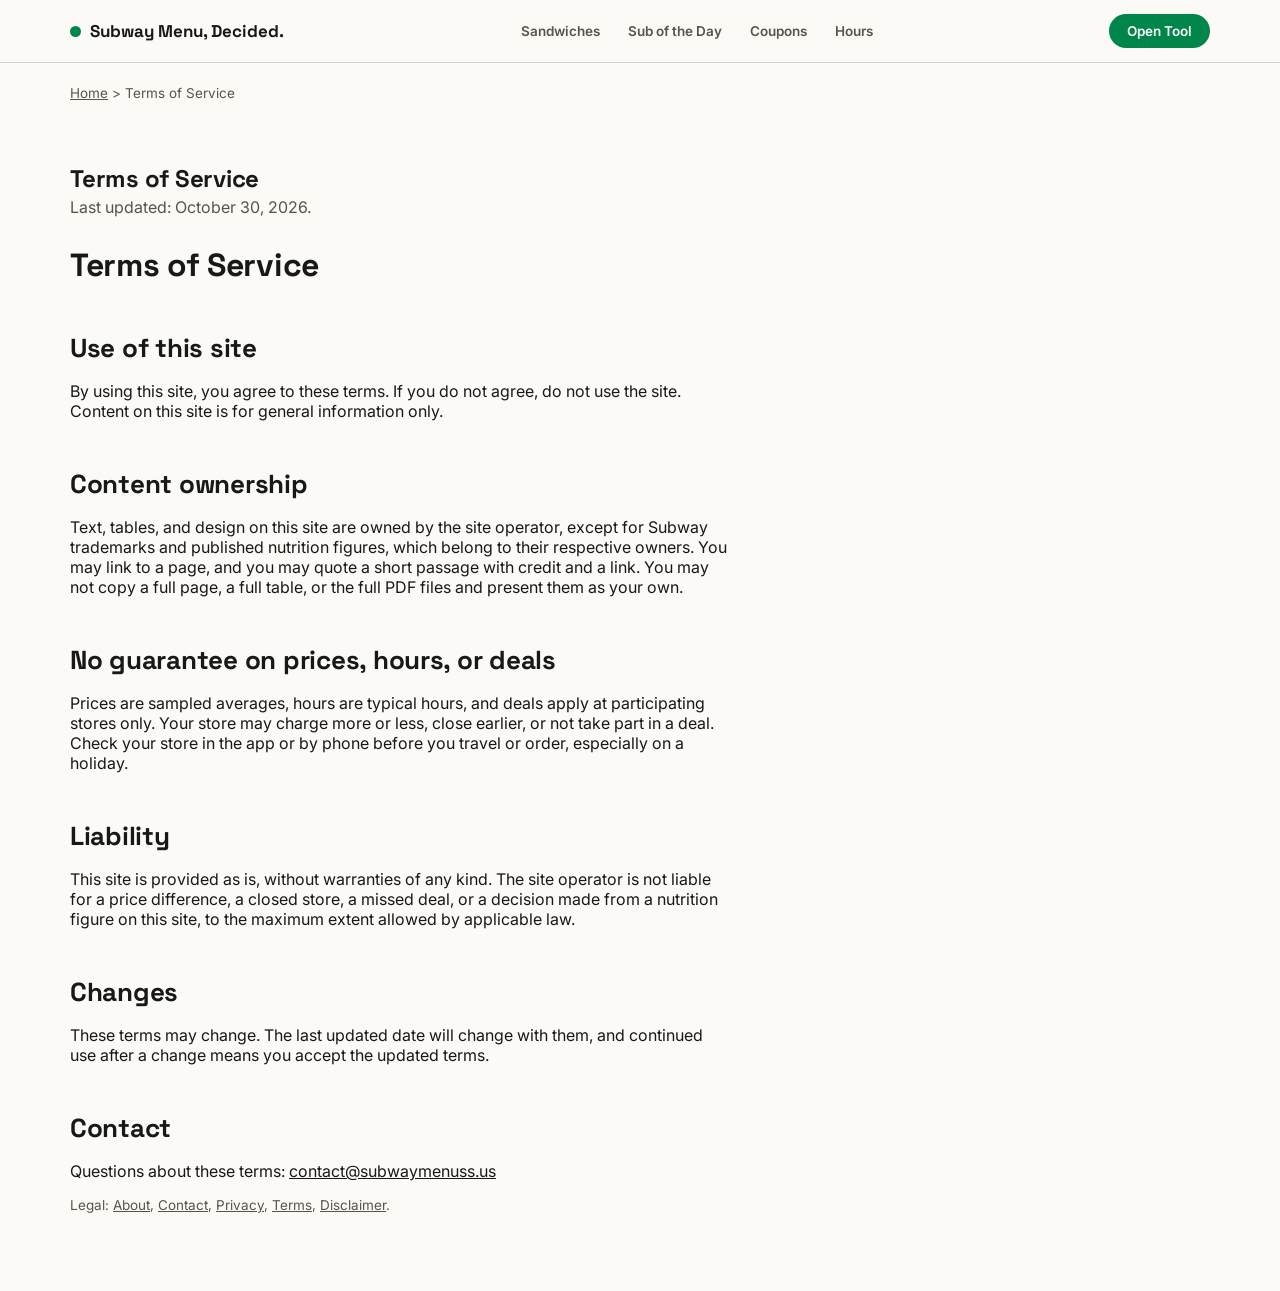
<file: terms/index.html>
<!DOCTYPE html>
<html lang="en">
<head>
<meta charset="UTF-8">
<meta name="viewport" content="width=device-width, initial-scale=1.0, viewport-fit=cover">
<title>Terms of Service for Subway Menu, Decided.</title>
<link rel="preconnect" href="https://fonts.googleapis.com">
<link rel="preconnect" href="https://fonts.gstatic.com" crossorigin>
<link href="https://fonts.googleapis.com/css2?family=Space+Grotesk:wght@500;600;700&family=Inter:wght@400;500;600;700&display=swap" rel="stylesheet">
<meta name="description" content="Terms of Service for Subway Menu, Decided.">
<link rel="stylesheet" href="../css/style.css">
</head>
<body>
<header class="topbar">
  <div class="topbar-inner">
    <a href="../" class="brand"><span class="brand-dot"></span><span class="brand-mark">Subway Menu, Decided.</span></a>
    <nav class="top-nav">
      <a href="../sandwiches/">Sandwiches</a>
      <a href="../sub-of-the-day/">Sub of the Day</a>
      <a href="../coupons/">Coupons</a>
      <a href="../hours/">Hours</a>
    </nav>
    <div style="display:flex; align-items:center; gap:10px;">
      <button type="button" class="nav-toggle" aria-label="Open menu" aria-expanded="false">
        <svg viewBox="0 0 24 24" fill="none" stroke="currentColor" stroke-width="2"><path d="M4 7h16M4 12h16M4 17h16"/></svg>
      </button>
      <a href="../tool/" class="topbar-cta">Open Tool</a>
    </div>
  </div>
  <nav class="mobile-nav-panel">
    <a href="../sandwiches/">Sandwiches</a>
    <a href="../sub-of-the-day/">Sub of the Day</a>
    <a href="../coupons/">Coupons</a>
    <a href="../hours/">Hours</a>
  </nav>
</header>

<div class="wrap">
  <p class="cat-hook" style="margin-top:22px;"><a href="../">Home</a> &gt; Terms of Service</p>

  <section class="intro">
    <h1>Terms of Service</h1>
    <p>Last updated: October 30, 2026.</p>
  </section>

  <div style="max-width:66ch;">
<h1>Terms of Service</h1>

    <div class="section-head"><h2>Use of this site</h2></div>
    <p>By using this site, you agree to these terms. If you do not agree, do not use the site. Content on this site is for general information only.</p>
    <div class="section-head"><h2>Content ownership</h2></div>
    <p>Text, tables, and design on this site are owned by the site operator, except for Subway trademarks and published nutrition figures, which belong to their respective owners. You may link to a page, and you may quote a short passage with credit and a link. You may not copy a full page, a full table, or the full PDF files and present them as your own.</p>
    <div class="section-head"><h2>No guarantee on prices, hours, or deals</h2></div>
    <p>Prices are sampled averages, hours are typical hours, and deals apply at participating stores only. Your store may charge more or less, close earlier, or not take part in a deal. Check your store in the app or by phone before you travel or order, especially on a holiday.</p>
    <div class="section-head"><h2>Liability</h2></div>
    <p>This site is provided as is, without warranties of any kind. The site operator is not liable for a price difference, a closed store, a missed deal, or a decision made from a nutrition figure on this site, to the maximum extent allowed by applicable law.</p>
    <div class="section-head"><h2>Changes</h2></div>
    <p>These terms may change. The last updated date will change with them, and continued use after a change means you accept the updated terms.</p>
    <div class="section-head"><h2>Contact</h2></div>
    <p>Questions about these terms: <a href="mailto:contact@subwaymenuss.us">contact@subwaymenuss.us</a></p>
  </div>

  <p class="cat-hook">Legal: <a href="../about/">About</a>, <a href="../contact/">Contact</a>, <a href="../privacy/">Privacy</a>, <a href="../terms/">Terms</a>, <a href="../disclaimer/">Disclaimer</a>.</p>

  <div class="footer-space"></div>
</div>
<script src="../js/script.js" defer></script>
</body>
</html>
</file>
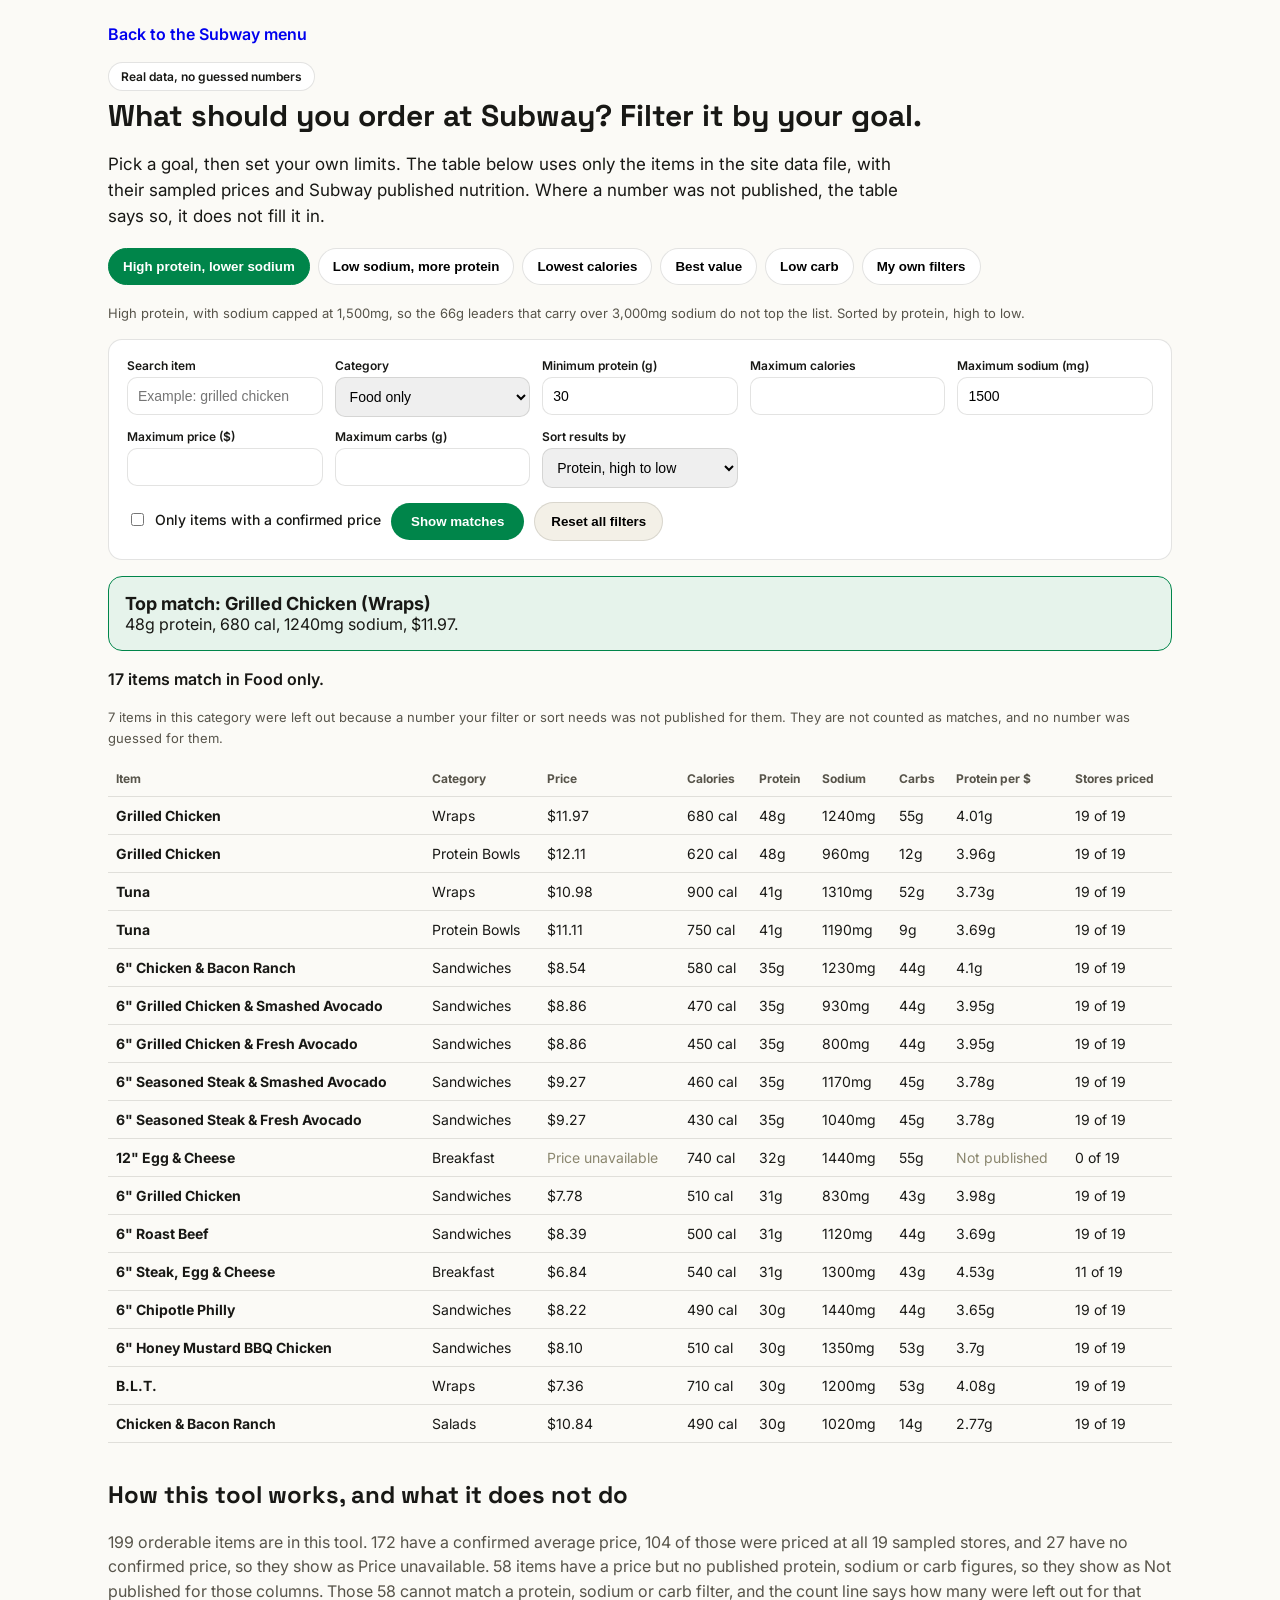
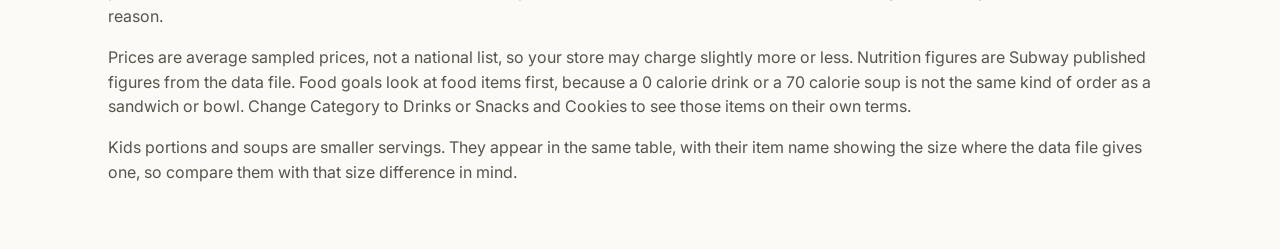
<file: tool/index.html>
<!DOCTYPE html>
<html lang="en">
<head>
<meta charset="UTF-8">
<meta name="viewport" content="width=device-width, initial-scale=1.0">
<title>Subway Decision Tool: Protein, Calories, Sodium and Price Compared</title>
<meta name="description" content="Filter real Subway menu items by protein, calories, sodium, carbs and price. Prices are sampled store prices, nutrition is Subway published figures.">
<link href="https://fonts.googleapis.com/css2?family=Space+Grotesk:wght@500;600;700&family=Inter:wght@400;500;600;700&display=swap" rel="stylesheet">
<style>
:root{--paper:#FBFAF6;--paper-2:#F3F0E7;--ink:#181815;--dim:#57544A;--green:#00854A;--green-dim:#00612F;--mustard:#F0A202;--red:#C8102E;--line:rgba(24,24,21,0.12);--radius:14px}
*{box-sizing:border-box}body{margin:0;background:var(--paper);color:var(--ink);font-family:Inter,system-ui,sans-serif}
.wrap{max-width:1100px;margin:0 auto;padding:24px 18px 48px}
h1{font-family:'Space Grotesk',sans-serif;font-size:30px;line-height:1.15;margin:8px 0 10px}
p{line-height:1.55;color:var(--dim)}p.lead{color:var(--ink);font-size:17px;max-width:72ch}
.eyebrow{display:inline-block;background:#fff;border:1px solid var(--line);border-radius:999px;padding:6px 12px;font-size:12px;font-weight:600}
.chips{display:flex;flex-wrap:wrap;gap:8px;margin:18px 0}
.chips button{border:1px solid var(--line);background:#fff;border-radius:999px;padding:10px 14px;font-weight:600;cursor:pointer}
.chips button.active{background:var(--green);color:#fff;border-color:var(--green)}
.panel{background:#fff;border:1px solid var(--line);border-radius:var(--radius);padding:18px;margin:16px 0}
.grid{display:grid;grid-template-columns:repeat(auto-fit,minmax(170px,1fr));gap:12px}
label{font-size:12px;font-weight:600;display:block;margin-bottom:4px}
input,select{width:100%;padding:10px;border:1px solid var(--line);border-radius:10px;font-size:14px}
button.primary{background:var(--green);color:#fff;border:0;border-radius:999px;padding:11px 20px;font-weight:700;cursor:pointer}
button.secondary{background:var(--paper-2);border:1px solid var(--line);border-radius:999px;padding:11px 16px;font-weight:600;cursor:pointer}
.top-pick{background:#E6F3EB;border:1px solid var(--green);border-radius:var(--radius);padding:16px;margin:16px 0}
.top-pick b{font-size:18px}
table{width:100%;border-collapse:collapse;font-size:14px}
th,td{padding:10px 8px;border-bottom:1px solid var(--line);text-align:left;vertical-align:top}
th{font-size:12px;color:var(--dim)}
.miss{color:#8B876F}
.note{font-size:13px;color:var(--dim)}
.warn{color:var(--red);font-weight:600}
@media(max-width:700px){table{font-size:13px}th:nth-child(7),td:nth-child(7),th:nth-child(8),td:nth-child(8){display:none}}
</style>
</head>
<body>
<div class="wrap">
<a href="../" style="text-decoration:none;font-weight:600">Back to the Subway menu</a>
<div style="margin-top:18px"><span class="eyebrow">Real data, no guessed numbers</span></div>
<h1>What should you order at Subway? Filter it by your goal.</h1>
<p class="lead">Pick a goal, then set your own limits. The table below uses only the items in the site data file, with their sampled prices and Subway published nutrition. Where a number was not published, the table says so, it does not fill it in.</p>

<div class="chips" id="goals">
<button data-goal="protein" class="active">High protein, lower sodium</button>
<button data-goal="sodium">Low sodium, more protein</button>
<button data-goal="calories">Lowest calories</button>
<button data-goal="value">Best value</button>
<button data-goal="keto">Low carb</button>
<button data-goal="custom">My own filters</button>
</div>
<p class="note" id="goalNote"></p>

<div class="panel">
<div class="grid">
<div><label for="q">Search item</label><input id="q" type="text" placeholder="Example: grilled chicken"></div>
<div><label for="cat">Category</label><select id="cat"></select></div>
<div><label for="minP">Minimum protein (g)</label><input id="minP" type="number" min="0" step="1"></div>
<div><label for="maxCal">Maximum calories</label><input id="maxCal" type="number" min="0" step="10"></div>
<div><label for="maxSod">Maximum sodium (mg)</label><input id="maxSod" type="number" min="0" step="10"></div>
<div><label for="maxPrice">Maximum price ($)</label><input id="maxPrice" type="number" min="0" step="0.5"></div>
<div><label for="maxCarb">Maximum carbs (g)</label><input id="maxCarb" type="number" min="0" step="1"></div>
<div><label for="sort">Sort results by</label><select id="sort">
<option value="goal">Goal sort</option>
<option value="protein_desc">Protein, high to low</option>
<option value="calories_asc">Calories, low to high</option>
<option value="sodium_asc">Sodium, low to high</option>
<option value="price_asc">Price, low to high</option>
<option value="ppd_desc">Protein per dollar, high to low</option>
<option value="density_desc">Protein per 100 calories, high to low</option>
</select></div>
</div>
<div style="margin-top:14px;display:flex;gap:10px;flex-wrap:wrap;align-items:center">
<label style="display:flex;gap:8px;align-items:center;font-size:14px;font-weight:500"><input id="onlyPriced" type="checkbox" style="width:auto"> Only items with a confirmed price</label>
<button class="primary" id="applyBtn">Show matches</button>
<button class="secondary" id="resetBtn">Reset all filters</button>
</div>
</div>

<div class="top-pick" id="topPick"></div>
<p id="countLine" style="font-weight:600;color:var(--ink)"></p>
<p class="note" id="excludedLine"></p>

<div style="overflow-x:auto">
<table>
<thead><tr><th>Item</th><th>Category</th><th>Price</th><th>Calories</th><th>Protein</th><th>Sodium</th><th>Carbs</th><th>Protein per $</th><th>Stores priced</th></tr></thead>
<tbody id="rows"></tbody>
</table>
</div>

<h2 style="font-family:'Space Grotesk',sans-serif;margin-top:36px">How this tool works, and what it does not do</h2>
<p>199 orderable items are in this tool. 172 have a confirmed average price, 104 of those were priced at all 19 sampled stores, and 27 have no confirmed price, so they show as Price unavailable. 58 items have a price but no published protein, sodium or carb figures, so they show as Not published for those columns. Those 58 cannot match a protein, sodium or carb filter, and the count line says how many were left out for that reason.</p>
<p>Prices are average sampled prices, not a national list, so your store may charge slightly more or less. Nutrition figures are Subway published figures from the data file. Food goals look at food items first, because a 0 calorie drink or a 70 calorie soup is not the same kind of order as a sandwich or bowl. Change Category to Drinks or Snacks and Cookies to see those items on their own terms.</p>
<p>Kids portions and soups are smaller servings. They appear in the same table, with their item name showing the size where the data file gives one, so compare them with that size difference in mind.</p>
</div>
<script id="tool-data" type="application/json">{
  "source_file": "Subway_Complete_Menu_With_Advanced_Metrics_1.xlsx",
  "scope": "199 homepage-covered orderable items. 66 ingredient and non-store-section rows from the workbook are not in this tool, because they are not sold as standalone items.",
  "items": [
    {
      "id": 1,
      "name": "6\" Steak Philly",
      "category": "Sandwiches",
      "slug": "sandwiches",
      "detail_category": "6\" Sandwiches - Cheesesteaks",
      "price": 8.26,
      "stores_priced": 19,
      "calories": 510,
      "protein_g": 28,
      "sodium_mg": 1320,
      "carbs_g": 43,
      "fat_g": 25,
      "fiber_g": 2,
      "protein_per_dollar": 3.39,
      "protein_density": 5.49,
      "protein_carb_ratio": 0.65
    },
    {
      "id": 2,
      "name": "6\" Chipotle Philly",
      "category": "Sandwiches",
      "slug": "sandwiches",
      "detail_category": "6\" Sandwiches - Cheesesteaks",
      "price": 8.22,
      "stores_priced": 19,
      "calories": 490,
      "protein_g": 30,
      "sodium_mg": 1440,
      "carbs_g": 44,
      "fat_g": 22,
      "fiber_g": 2,
      "protein_per_dollar": 3.65,
      "protein_density": 6.12,
      "protein_carb_ratio": 0.68
    },
    {
      "id": 3,
      "name": "6\" Cheesy Garlic Steak",
      "category": "Sandwiches",
      "slug": "sandwiches",
      "detail_category": "6\" Sandwiches - Cheesesteaks",
      "price": null,
      "stores_priced": 0,
      "calories": 510,
      "protein_g": 26,
      "sodium_mg": 1190,
      "carbs_g": 49,
      "fat_g": 23,
      "fiber_g": 3,
      "protein_per_dollar": null,
      "protein_density": 5.1,
      "protein_carb_ratio": 0.53
    },
    {
      "id": 4,
      "name": "6\" Grilled Chicken",
      "category": "Sandwiches",
      "slug": "sandwiches",
      "detail_category": "6\" Sandwiches - Chicken",
      "price": 7.78,
      "stores_priced": 19,
      "calories": 510,
      "protein_g": 31,
      "sodium_mg": 830,
      "carbs_g": 43,
      "fat_g": 24,
      "fiber_g": 3,
      "protein_per_dollar": 3.98,
      "protein_density": 6.08,
      "protein_carb_ratio": 0.72
    },
    {
      "id": 5,
      "name": "6\" Chicken & Bacon Ranch",
      "category": "Sandwiches",
      "slug": "sandwiches",
      "detail_category": "6\" Sandwiches - Chicken",
      "price": 8.54,
      "stores_priced": 19,
      "calories": 580,
      "protein_g": 35,
      "sodium_mg": 1230,
      "carbs_g": 44,
      "fat_g": 29,
      "fiber_g": 3,
      "protein_per_dollar": 4.1,
      "protein_density": 6.03,
      "protein_carb_ratio": 0.8
    },
    {
      "id": 6,
      "name": "6\" Spicy Nacho Chicken",
      "category": "Sandwiches",
      "slug": "sandwiches",
      "detail_category": "6\" Sandwiches - Chicken",
      "price": null,
      "stores_priced": 0,
      "calories": 440,
      "protein_g": 24,
      "sodium_mg": 1280,
      "carbs_g": 49,
      "fat_g": 17,
      "fiber_g": 3,
      "protein_per_dollar": null,
      "protein_density": 5.45,
      "protein_carb_ratio": 0.49
    },
    {
      "id": 7,
      "name": "6\" Honey Mustard BBQ Chicken",
      "category": "Sandwiches",
      "slug": "sandwiches",
      "detail_category": "6\" Sandwiches - Chicken",
      "price": 8.1,
      "stores_priced": 19,
      "calories": 510,
      "protein_g": 30,
      "sodium_mg": 1350,
      "carbs_g": 53,
      "fat_g": 20,
      "fiber_g": 3,
      "protein_per_dollar": 3.7,
      "protein_density": 5.88,
      "protein_carb_ratio": 0.57
    },
    {
      "id": 8,
      "name": "6\" Sweet Onion Teriyaki Chicken",
      "category": "Sandwiches",
      "slug": "sandwiches",
      "detail_category": "6\" Sandwiches - Chicken",
      "price": 8.06,
      "stores_priced": 19,
      "calories": 430,
      "protein_g": 29,
      "sodium_mg": 1250,
      "carbs_g": 55,
      "fat_g": 11,
      "fiber_g": 4,
      "protein_per_dollar": 3.6,
      "protein_density": 6.74,
      "protein_carb_ratio": 0.53
    },
    {
      "id": 9,
      "name": "6\" B.M.T.",
      "category": "Sandwiches",
      "slug": "sandwiches",
      "detail_category": "6\" Sandwiches - Italians",
      "price": 7.7,
      "stores_priced": 19,
      "calories": 610,
      "protein_g": 27,
      "sodium_mg": 1500,
      "carbs_g": 44,
      "fat_g": 36,
      "fiber_g": 2,
      "protein_per_dollar": 3.51,
      "protein_density": 4.43,
      "protein_carb_ratio": 0.61
    },
    {
      "id": 10,
      "name": "6\" Spicy Italian",
      "category": "Sandwiches",
      "slug": "sandwiches",
      "detail_category": "6\" Sandwiches - Italians",
      "price": 6.96,
      "stores_priced": 19,
      "calories": 680,
      "protein_g": 27,
      "sodium_mg": 1690,
      "carbs_g": 44,
      "fat_g": 44,
      "fiber_g": 3,
      "protein_per_dollar": 3.88,
      "protein_density": 3.97,
      "protein_carb_ratio": 0.61
    },
    {
      "id": 11,
      "name": "6\" 5 Meat Italian",
      "category": "Sandwiches",
      "slug": "sandwiches",
      "detail_category": "6\" Sandwiches - Italians",
      "price": 9.42,
      "stores_priced": 19,
      "calories": 680,
      "protein_g": 40,
      "sodium_mg": 1940,
      "carbs_g": 46,
      "fat_g": 37,
      "fiber_g": 3,
      "protein_per_dollar": 4.25,
      "protein_density": 5.88,
      "protein_carb_ratio": 0.87
    },
    {
      "id": 12,
      "name": "6\" Meatball Marinara",
      "category": "Sandwiches",
      "slug": "sandwiches",
      "detail_category": "6\" Sandwiches - Italians",
      "price": 6.95,
      "stores_priced": 19,
      "calories": 570,
      "protein_g": 27,
      "sodium_mg": 1370,
      "carbs_g": 53,
      "fat_g": 28,
      "fiber_g": 4,
      "protein_per_dollar": 3.88,
      "protein_density": 4.74,
      "protein_carb_ratio": 0.51
    },
    {
      "id": 13,
      "name": "6\" Meatball Pepperoni",
      "category": "Sandwiches",
      "slug": "sandwiches",
      "detail_category": "6\" Sandwiches - Italians",
      "price": 8.07,
      "stores_priced": 19,
      "calories": 690,
      "protein_g": 33,
      "sodium_mg": 1860,
      "carbs_g": 56,
      "fat_g": 38,
      "fiber_g": 4,
      "protein_per_dollar": 4.09,
      "protein_density": 4.78,
      "protein_carb_ratio": 0.59
    },
    {
      "id": 14,
      "name": "6\" Oven-Roasted Turkey",
      "category": "Sandwiches",
      "slug": "sandwiches",
      "detail_category": "6\" Sandwiches - Deli Classics",
      "price": 7.34,
      "stores_priced": 19,
      "calories": 480,
      "protein_g": 26,
      "sodium_mg": 1150,
      "carbs_g": 42,
      "fat_g": 23,
      "fiber_g": 3,
      "protein_per_dollar": 3.54,
      "protein_density": 5.42,
      "protein_carb_ratio": 0.62
    },
    {
      "id": 15,
      "name": "6\" Black Forest Ham",
      "category": "Sandwiches",
      "slug": "sandwiches",
      "detail_category": "6\" Sandwiches - Deli Classics",
      "price": 6.97,
      "stores_priced": 19,
      "calories": 490,
      "protein_g": 25,
      "sodium_mg": 1190,
      "carbs_g": 44,
      "fat_g": 23,
      "fiber_g": 2,
      "protein_per_dollar": 3.59,
      "protein_density": 5.1,
      "protein_carb_ratio": 0.57
    },
    {
      "id": 16,
      "name": "6\" Roast Beef",
      "category": "Sandwiches",
      "slug": "sandwiches",
      "detail_category": "6\" Sandwiches - Deli Classics",
      "price": 8.39,
      "stores_priced": 19,
      "calories": 500,
      "protein_g": 31,
      "sodium_mg": 1120,
      "carbs_g": 44,
      "fat_g": 23,
      "fiber_g": 2,
      "protein_per_dollar": 3.69,
      "protein_density": 6.2,
      "protein_carb_ratio": 0.7
    },
    {
      "id": 17,
      "name": "6\" Cold Cut Combo",
      "category": "Sandwiches",
      "slug": "sandwiches",
      "detail_category": "6\" Sandwiches - Deli Classics",
      "price": 4.37,
      "stores_priced": 19,
      "calories": 530,
      "protein_g": 25,
      "sodium_mg": 1320,
      "carbs_g": 43,
      "fat_g": 29,
      "fiber_g": 2,
      "protein_per_dollar": 5.72,
      "protein_density": 4.72,
      "protein_carb_ratio": 0.58
    },
    {
      "id": 18,
      "name": "6\" Tuna",
      "category": "Sandwiches",
      "slug": "sandwiches",
      "detail_category": "6\" Sandwiches - Deli Classics",
      "price": 7.35,
      "stores_priced": 19,
      "calories": 570,
      "protein_g": 27,
      "sodium_mg": 950,
      "carbs_g": 42,
      "fat_g": 33,
      "fiber_g": 2,
      "protein_per_dollar": 3.67,
      "protein_density": 4.74,
      "protein_carb_ratio": 0.64
    },
    {
      "id": 19,
      "name": "6\" Veggie Delite",
      "category": "Sandwiches",
      "slug": "sandwiches",
      "detail_category": "6\" Sandwiches - Deli Classics",
      "price": 6.32,
      "stores_priced": 19,
      "calories": 320,
      "protein_g": 17,
      "sodium_mg": 600,
      "carbs_g": 41,
      "fat_g": 10,
      "fiber_g": 4,
      "protein_per_dollar": 2.69,
      "protein_density": 5.31,
      "protein_carb_ratio": 0.41
    },
    {
      "id": 20,
      "name": "6\" All American Club",
      "category": "Sandwiches",
      "slug": "sandwiches",
      "detail_category": "6\" Sandwiches - Clubs",
      "price": 8.37,
      "stores_priced": 19,
      "calories": 540,
      "protein_g": 27,
      "sodium_mg": 1520,
      "carbs_g": 45,
      "fat_g": 28,
      "fiber_g": 3,
      "protein_per_dollar": 3.23,
      "protein_density": 5,
      "protein_carb_ratio": 0.6
    },
    {
      "id": 21,
      "name": "6\" Subway Club",
      "category": "Sandwiches",
      "slug": "sandwiches",
      "detail_category": "6\" Sandwiches - Clubs",
      "price": 8.41,
      "stores_priced": 19,
      "calories": 500,
      "protein_g": 31,
      "sodium_mg": 1520,
      "carbs_g": 43,
      "fat_g": 24,
      "fiber_g": 4,
      "protein_per_dollar": 3.69,
      "protein_density": 6.2,
      "protein_carb_ratio": 0.72
    },
    {
      "id": 22,
      "name": "6\" Big Hot Pastrami",
      "category": "Sandwiches",
      "slug": "sandwiches",
      "detail_category": "6\" Sandwiches - Local Favorites",
      "price": null,
      "stores_priced": 0,
      "calories": 550,
      "protein_g": 30,
      "sodium_mg": 2070,
      "carbs_g": 44,
      "fat_g": 30,
      "fiber_g": 2,
      "protein_per_dollar": null,
      "protein_density": 5.45,
      "protein_carb_ratio": 0.68
    },
    {
      "id": 23,
      "name": "6\" B.L.T.",
      "category": "Sandwiches",
      "slug": "sandwiches",
      "detail_category": "6\" Sandwiches - Local Favorites",
      "price": 4.37,
      "stores_priced": 19,
      "calories": 480,
      "protein_g": 18,
      "sodium_mg": 800,
      "carbs_g": 42,
      "fat_g": 26,
      "fiber_g": 2,
      "protein_per_dollar": 4.12,
      "protein_density": 3.75,
      "protein_carb_ratio": 0.43
    },
    {
      "id": 24,
      "name": "6\" Buffalo Chicken",
      "category": "Sandwiches",
      "slug": "sandwiches",
      "detail_category": "6\" Sandwiches - Local Favorites",
      "price": null,
      "stores_priced": 0,
      "calories": 510,
      "protein_g": 31,
      "sodium_mg": 1780,
      "carbs_g": 55,
      "fat_g": 19,
      "fiber_g": 3,
      "protein_per_dollar": null,
      "protein_density": 6.08,
      "protein_carb_ratio": 0.56
    },
    {
      "id": 25,
      "name": "6\" Oven-Roasted Turkey & Ham",
      "category": "Sandwiches",
      "slug": "sandwiches",
      "detail_category": "6\" Sandwiches - Local Favorites",
      "price": 7.3,
      "stores_priced": 19,
      "calories": 480,
      "protein_g": 27,
      "sodium_mg": 1140,
      "carbs_g": 41,
      "fat_g": 23,
      "fiber_g": 4,
      "protein_per_dollar": 3.7,
      "protein_density": 5.63,
      "protein_carb_ratio": 0.66
    },
    {
      "id": 26,
      "name": "6\" Pizza Sub",
      "category": "Sandwiches",
      "slug": "sandwiches",
      "detail_category": "6\" Sandwiches - Local Favorites",
      "price": 6.5,
      "stores_priced": 13,
      "calories": 490,
      "protein_g": 22,
      "sodium_mg": 1340,
      "carbs_g": 45,
      "fat_g": 25,
      "fiber_g": 2,
      "protein_per_dollar": 3.38,
      "protein_density": 4.49,
      "protein_carb_ratio": 0.49
    },
    {
      "id": 27,
      "name": "6\" Veggie Patty",
      "category": "Sandwiches",
      "slug": "sandwiches",
      "detail_category": "6\" Sandwiches - Local Favorites",
      "price": 7.12,
      "stores_priced": 17,
      "calories": 470,
      "protein_g": 19,
      "sodium_mg": 1100,
      "carbs_g": 58,
      "fat_g": 19,
      "fiber_g": 12,
      "protein_per_dollar": 2.67,
      "protein_density": 4.04,
      "protein_carb_ratio": 0.33
    },
    {
      "id": 28,
      "name": "6\" Grilled Chicken & Smashed Avocado",
      "category": "Sandwiches",
      "slug": "sandwiches",
      "detail_category": "6\" Sandwiches - Fresh Fit",
      "price": 8.86,
      "stores_priced": 19,
      "calories": 470,
      "protein_g": 35,
      "sodium_mg": 930,
      "carbs_g": 44,
      "fat_g": 19,
      "fiber_g": 6,
      "protein_per_dollar": 3.95,
      "protein_density": 7.45,
      "protein_carb_ratio": 0.8
    },
    {
      "id": 29,
      "name": "6\" Grilled Chicken & Fresh Avocado",
      "category": "Sandwiches",
      "slug": "sandwiches",
      "detail_category": "6\" Sandwiches - Fresh Fit",
      "price": 8.86,
      "stores_priced": 19,
      "calories": 450,
      "protein_g": 35,
      "sodium_mg": 800,
      "carbs_g": 44,
      "fat_g": 16,
      "fiber_g": 6,
      "protein_per_dollar": 3.95,
      "protein_density": 7.78,
      "protein_carb_ratio": 0.8
    },
    {
      "id": 30,
      "name": "6\" Ham & Turkey Stacker",
      "category": "Sandwiches",
      "slug": "sandwiches",
      "detail_category": "6\" Sandwiches - Fresh Fit",
      "price": 7.42,
      "stores_priced": 19,
      "calories": 290,
      "protein_g": 20,
      "sodium_mg": 1000,
      "carbs_g": 42,
      "fat_g": 5,
      "fiber_g": 4,
      "protein_per_dollar": 2.7,
      "protein_density": 6.9,
      "protein_carb_ratio": 0.48
    },
    {
      "id": 31,
      "name": "6\" Turkey & Ranch Delite",
      "category": "Sandwiches",
      "slug": "sandwiches",
      "detail_category": "6\" Sandwiches - Fresh Fit",
      "price": 7.86,
      "stores_priced": 19,
      "calories": 380,
      "protein_g": 26,
      "sodium_mg": 1140,
      "carbs_g": 41,
      "fat_g": 13,
      "fiber_g": 5,
      "protein_per_dollar": 3.31,
      "protein_density": 6.84,
      "protein_carb_ratio": 0.63
    },
    {
      "id": 32,
      "name": "6\" Seasoned Steak & Smashed Avocado",
      "category": "Sandwiches",
      "slug": "sandwiches",
      "detail_category": "6\" Sandwiches - Fresh Fit",
      "price": 9.27,
      "stores_priced": 19,
      "calories": 460,
      "protein_g": 35,
      "sodium_mg": 1170,
      "carbs_g": 45,
      "fat_g": 16,
      "fiber_g": 6,
      "protein_per_dollar": 3.78,
      "protein_density": 7.61,
      "protein_carb_ratio": 0.78
    },
    {
      "id": 33,
      "name": "6\" Seasoned Steak & Fresh Avocado",
      "category": "Sandwiches",
      "slug": "sandwiches",
      "detail_category": "6\" Sandwiches - Fresh Fit",
      "price": 9.27,
      "stores_priced": 19,
      "calories": 430,
      "protein_g": 35,
      "sodium_mg": 1040,
      "carbs_g": 45,
      "fat_g": 14,
      "fiber_g": 6,
      "protein_per_dollar": 3.78,
      "protein_density": 8.14,
      "protein_carb_ratio": 0.78
    },
    {
      "id": 34,
      "name": "Veggie Delite",
      "category": "Kids Meals",
      "slug": "kids-meals",
      "detail_category": "Kids' Mini Sub",
      "price": 4.39,
      "stores_priced": 15,
      "calories": 140,
      "protein_g": 6,
      "sodium_mg": 240,
      "carbs_g": 27,
      "fat_g": 2,
      "fiber_g": 3,
      "protein_per_dollar": 1.37,
      "protein_density": 4.29,
      "protein_carb_ratio": 0.22
    },
    {
      "id": 35,
      "name": "Black Forest Ham",
      "category": "Kids Meals",
      "slug": "kids-meals",
      "detail_category": "Kids' Mini Sub",
      "price": 4.7,
      "stores_priced": 15,
      "calories": 180,
      "protein_g": 11,
      "sodium_mg": 480,
      "carbs_g": 28,
      "fat_g": 3,
      "fiber_g": 3,
      "protein_per_dollar": 2.34,
      "protein_density": 6.11,
      "protein_carb_ratio": 0.39
    },
    {
      "id": 36,
      "name": "Oven Roasted Turkey",
      "category": "Kids Meals",
      "slug": "kids-meals",
      "detail_category": "Kids' Mini Sub",
      "price": 4.73,
      "stores_priced": 15,
      "calories": 170,
      "protein_g": 12,
      "sodium_mg": 470,
      "carbs_g": 27,
      "fat_g": 3,
      "fiber_g": 3,
      "protein_per_dollar": 2.54,
      "protein_density": 7.06,
      "protein_carb_ratio": 0.44
    },
    {
      "id": 37,
      "name": "Steak Philly",
      "category": "Wraps",
      "slug": "wraps",
      "detail_category": "Wraps - Cheesesteaks",
      "price": 12.92,
      "stores_priced": 19,
      "calories": 710,
      "protein_g": 46,
      "sodium_mg": 1970,
      "carbs_g": 56,
      "fat_g": 35,
      "fiber_g": 3,
      "protein_per_dollar": 3.56,
      "protein_density": 6.48,
      "protein_carb_ratio": 0.82
    },
    {
      "id": 38,
      "name": "Chipotle Philly",
      "category": "Wraps",
      "slug": "wraps",
      "detail_category": "Wraps - Cheesesteaks",
      "price": null,
      "stores_priced": 0,
      "calories": 700,
      "protein_g": 47,
      "sodium_mg": 2090,
      "carbs_g": 56,
      "fat_g": 32,
      "fiber_g": 3,
      "protein_per_dollar": null,
      "protein_density": 6.71,
      "protein_carb_ratio": 0.84
    },
    {
      "id": 39,
      "name": "Cheesy Garlic Steak",
      "category": "Wraps",
      "slug": "wraps",
      "detail_category": "Wraps - Cheesesteaks",
      "price": null,
      "stores_priced": 0,
      "calories": 710,
      "protein_g": 43,
      "sodium_mg": 1840,
      "carbs_g": 62,
      "fat_g": 33,
      "fiber_g": 3,
      "protein_per_dollar": null,
      "protein_density": 6.06,
      "protein_carb_ratio": 0.69
    },
    {
      "id": 40,
      "name": "Grilled Chicken",
      "category": "Wraps",
      "slug": "wraps",
      "detail_category": "Wraps - Chicken",
      "price": 11.97,
      "stores_priced": 19,
      "calories": 680,
      "protein_g": 48,
      "sodium_mg": 1240,
      "carbs_g": 55,
      "fat_g": 31,
      "fiber_g": 3,
      "protein_per_dollar": 4.01,
      "protein_density": 7.06,
      "protein_carb_ratio": 0.87
    },
    {
      "id": 41,
      "name": "Chicken & Bacon Ranch",
      "category": "Wraps",
      "slug": "wraps",
      "detail_category": "Wraps - Chicken",
      "price": 13.48,
      "stores_priced": 19,
      "calories": 830,
      "protein_g": 56,
      "sodium_mg": 1850,
      "carbs_g": 56,
      "fat_g": 42,
      "fiber_g": 3,
      "protein_per_dollar": 4.15,
      "protein_density": 6.75,
      "protein_carb_ratio": 1
    },
    {
      "id": 42,
      "name": "Spicy Nacho Chicken",
      "category": "Wraps",
      "slug": "wraps",
      "detail_category": "Wraps - Chicken",
      "price": null,
      "stores_priced": 0,
      "calories": 610,
      "protein_g": 40,
      "sodium_mg": 1730,
      "carbs_g": 59,
      "fat_g": 24,
      "fiber_g": 3,
      "protein_per_dollar": null,
      "protein_density": 6.56,
      "protein_carb_ratio": 0.68
    },
    {
      "id": 43,
      "name": "Honey Mustard BBQ Chicken",
      "category": "Wraps",
      "slug": "wraps",
      "detail_category": "Wraps - Chicken",
      "price": 12.55,
      "stores_priced": 19,
      "calories": 680,
      "protein_g": 46,
      "sodium_mg": 1800,
      "carbs_g": 63,
      "fat_g": 27,
      "fiber_g": 4,
      "protein_per_dollar": 3.67,
      "protein_density": 6.76,
      "protein_carb_ratio": 0.73
    },
    {
      "id": 44,
      "name": "Sweet Onion Teriyaki Chicken",
      "category": "Wraps",
      "slug": "wraps",
      "detail_category": "Wraps - Chicken",
      "price": 12.62,
      "stores_priced": 19,
      "calories": 620,
      "protein_g": 45,
      "sodium_mg": 1690,
      "carbs_g": 76,
      "fat_g": 16,
      "fiber_g": 3,
      "protein_per_dollar": 3.57,
      "protein_density": 7.26,
      "protein_carb_ratio": 0.59
    },
    {
      "id": 45,
      "name": "B.M.T.",
      "category": "Wraps",
      "slug": "wraps",
      "detail_category": "Wraps - Italians",
      "price": 11.73,
      "stores_priced": 19,
      "calories": 610,
      "protein_g": 27,
      "sodium_mg": 1500,
      "carbs_g": 44,
      "fat_g": 36,
      "fiber_g": 2,
      "protein_per_dollar": 2.3,
      "protein_density": 4.43,
      "protein_carb_ratio": 0.61
    },
    {
      "id": 46,
      "name": "Spicy Italian",
      "category": "Wraps",
      "slug": "wraps",
      "detail_category": "Wraps - Italians",
      "price": 11.02,
      "stores_priced": 19,
      "calories": 1010,
      "protein_g": 39,
      "sodium_mg": 2670,
      "carbs_g": 57,
      "fat_g": 69,
      "fiber_g": 3,
      "protein_per_dollar": 3.54,
      "protein_density": 3.86,
      "protein_carb_ratio": 0.68
    },
    {
      "id": 47,
      "name": "5 Meat Italian",
      "category": "Wraps",
      "slug": "wraps",
      "detail_category": "Wraps - Italians",
      "price": null,
      "stores_priced": 0,
      "calories": 1000,
      "protein_g": 66,
      "sodium_mg": 3230,
      "carbs_g": 60,
      "fat_g": 56,
      "fiber_g": 3,
      "protein_per_dollar": null,
      "protein_density": 6.6,
      "protein_carb_ratio": 1.1
    },
    {
      "id": 48,
      "name": "Meatball Marinara",
      "category": "Wraps",
      "slug": "wraps",
      "detail_category": "Wraps - Italians",
      "price": null,
      "stores_priced": 0,
      "calories": 890,
      "protein_g": 40,
      "sodium_mg": 2140,
      "carbs_g": 76,
      "fat_g": 49,
      "fiber_g": 7,
      "protein_per_dollar": null,
      "protein_density": 4.49,
      "protein_carb_ratio": 0.53
    },
    {
      "id": 49,
      "name": "Meatball Pepperoni",
      "category": "Wraps",
      "slug": "wraps",
      "detail_category": "Wraps - Italians",
      "price": null,
      "stores_priced": 0,
      "calories": 1050,
      "protein_g": 47,
      "sodium_mg": 2730,
      "carbs_g": 77,
      "fat_g": 63,
      "fiber_g": 7,
      "protein_per_dollar": null,
      "protein_density": 4.48,
      "protein_carb_ratio": 0.61
    },
    {
      "id": 50,
      "name": "Oven-Roasted Turkey",
      "category": "Wraps",
      "slug": "wraps",
      "detail_category": "Wraps - Deli Classics",
      "price": 10.94,
      "stores_priced": 19,
      "calories": 610,
      "protein_g": 38,
      "sodium_mg": 1660,
      "carbs_g": 53,
      "fat_g": 27,
      "fiber_g": 3,
      "protein_per_dollar": 3.47,
      "protein_density": 6.23,
      "protein_carb_ratio": 0.72
    },
    {
      "id": 51,
      "name": "Black Forest Ham",
      "category": "Wraps",
      "slug": "wraps",
      "detail_category": "Wraps - Deli Classics",
      "price": 10.24,
      "stores_priced": 19,
      "calories": 630,
      "protein_g": 36,
      "sodium_mg": 1740,
      "carbs_g": 57,
      "fat_g": 28,
      "fiber_g": 3,
      "protein_per_dollar": 3.52,
      "protein_density": 5.71,
      "protein_carb_ratio": 0.63
    },
    {
      "id": 52,
      "name": "Roast Beef",
      "category": "Wraps",
      "slug": "wraps",
      "detail_category": "Wraps - Deli Classics",
      "price": 12.87,
      "stores_priced": 19,
      "calories": 660,
      "protein_g": 48,
      "sodium_mg": 1600,
      "carbs_g": 57,
      "fat_g": 27,
      "fiber_g": 3,
      "protein_per_dollar": 3.73,
      "protein_density": 7.27,
      "protein_carb_ratio": 0.84
    },
    {
      "id": 53,
      "name": "Cold Cut Combo",
      "category": "Wraps",
      "slug": "wraps",
      "detail_category": "Wraps - Deli Classics",
      "price": 7.31,
      "stores_priced": 19,
      "calories": 720,
      "protein_g": 35,
      "sodium_mg": 1990,
      "carbs_g": 54,
      "fat_g": 40,
      "fiber_g": 3,
      "protein_per_dollar": 4.79,
      "protein_density": 4.86,
      "protein_carb_ratio": 0.65
    },
    {
      "id": 54,
      "name": "Tuna",
      "category": "Wraps",
      "slug": "wraps",
      "detail_category": "Wraps - Deli Classics",
      "price": 10.98,
      "stores_priced": 19,
      "calories": 900,
      "protein_g": 41,
      "sodium_mg": 1310,
      "carbs_g": 52,
      "fat_g": 59,
      "fiber_g": 3,
      "protein_per_dollar": 3.73,
      "protein_density": 4.56,
      "protein_carb_ratio": 0.79
    },
    {
      "id": 55,
      "name": "Veggie Delite",
      "category": "Wraps",
      "slug": "wraps",
      "detail_category": "Wraps - Deli Classics",
      "price": 9.26,
      "stores_priced": 19,
      "calories": 400,
      "protein_g": 17,
      "sodium_mg": 690,
      "carbs_g": 53,
      "fat_g": 13,
      "fiber_g": 3,
      "protein_per_dollar": 1.84,
      "protein_density": 4.25,
      "protein_carb_ratio": 0.32
    },
    {
      "id": 56,
      "name": "All American Club",
      "category": "Wraps",
      "slug": "wraps",
      "detail_category": "Wraps - Clubs",
      "price": 13.11,
      "stores_priced": 19,
      "calories": 760,
      "protein_g": 44,
      "sodium_mg": 2220,
      "carbs_g": 57,
      "fat_g": 39,
      "fiber_g": 3,
      "protein_per_dollar": 3.36,
      "protein_density": 5.79,
      "protein_carb_ratio": 0.77
    },
    {
      "id": 57,
      "name": "Subway Club",
      "category": "Wraps",
      "slug": "wraps",
      "detail_category": "Wraps - Clubs",
      "price": 13.04,
      "stores_priced": 19,
      "calories": 690,
      "protein_g": 48,
      "sodium_mg": 2300,
      "carbs_g": 58,
      "fat_g": 30,
      "fiber_g": 3,
      "protein_per_dollar": 3.68,
      "protein_density": 6.96,
      "protein_carb_ratio": 0.83
    },
    {
      "id": 58,
      "name": "Big Hot Pastrami",
      "category": "Wraps",
      "slug": "wraps",
      "detail_category": "Wraps - Local Favorites",
      "price": null,
      "stores_priced": 0,
      "calories": 890,
      "protein_g": 49,
      "sodium_mg": 3050,
      "carbs_g": 56,
      "fat_g": 54,
      "fiber_g": 3,
      "protein_per_dollar": null,
      "protein_density": 5.51,
      "protein_carb_ratio": 0.88
    },
    {
      "id": 59,
      "name": "B.L.T.",
      "category": "Wraps",
      "slug": "wraps",
      "detail_category": "Wraps - Local Favorites",
      "price": 7.36,
      "stores_priced": 19,
      "calories": 710,
      "protein_g": 30,
      "sodium_mg": 1200,
      "carbs_g": 53,
      "fat_g": 42,
      "fiber_g": 3,
      "protein_per_dollar": 4.08,
      "protein_density": 4.23,
      "protein_carb_ratio": 0.57
    },
    {
      "id": 60,
      "name": "Turkey & Ham",
      "category": "Wraps",
      "slug": "wraps",
      "detail_category": "Wraps - Local Favorites",
      "price": 10.88,
      "stores_priced": 19,
      "calories": 620,
      "protein_g": 37,
      "sodium_mg": 1700,
      "carbs_g": 55,
      "fat_g": 28,
      "fiber_g": 3,
      "protein_per_dollar": 3.4,
      "protein_density": 5.97,
      "protein_carb_ratio": 0.67
    },
    {
      "id": 61,
      "name": "Pizza Sub",
      "category": "Wraps",
      "slug": "wraps",
      "detail_category": "Wraps - Local Favorites",
      "price": 9.97,
      "stores_priced": 13,
      "calories": 730,
      "protein_g": 30,
      "sodium_mg": 1980,
      "carbs_g": 56,
      "fat_g": 42,
      "fiber_g": 3,
      "protein_per_dollar": 3.01,
      "protein_density": 4.11,
      "protein_carb_ratio": 0.54
    },
    {
      "id": 62,
      "name": "Veggie Patty",
      "category": "Wraps",
      "slug": "wraps",
      "detail_category": "Wraps - Local Favorites",
      "price": 10.7,
      "stores_priced": 17,
      "calories": 720,
      "protein_g": 25,
      "sodium_mg": 1500,
      "carbs_g": 87,
      "fat_g": 30,
      "fiber_g": 19,
      "protein_per_dollar": 2.34,
      "protein_density": 3.47,
      "protein_carb_ratio": 0.29
    },
    {
      "id": 63,
      "name": "Baja Chicken",
      "category": "Protein Pockets",
      "slug": "protein-pockets",
      "detail_category": "Protein Pockets",
      "price": 4.25,
      "stores_priced": 19,
      "calories": 330,
      "protein_g": 24,
      "sodium_mg": 750,
      "carbs_g": 30,
      "fat_g": 13,
      "fiber_g": 2,
      "protein_per_dollar": 5.65,
      "protein_density": 7.27,
      "protein_carb_ratio": 0.8
    },
    {
      "id": 64,
      "name": "Italian Trio",
      "category": "Protein Pockets",
      "slug": "protein-pockets",
      "detail_category": "Protein Pockets",
      "price": 4.25,
      "stores_priced": 19,
      "calories": 480,
      "protein_g": 22,
      "sodium_mg": 1580,
      "carbs_g": 32,
      "fat_g": 29,
      "fiber_g": 2,
      "protein_per_dollar": 5.18,
      "protein_density": 4.58,
      "protein_carb_ratio": 0.69
    },
    {
      "id": 65,
      "name": "Peppercorn Ranch Chicken",
      "category": "Protein Pockets",
      "slug": "protein-pockets",
      "detail_category": "Protein Pockets",
      "price": 4.25,
      "stores_priced": 19,
      "calories": 330,
      "protein_g": 24,
      "sodium_mg": 800,
      "carbs_g": 30,
      "fat_g": 13,
      "fiber_g": 2,
      "protein_per_dollar": 5.65,
      "protein_density": 7.27,
      "protein_carb_ratio": 0.8
    },
    {
      "id": 66,
      "name": "Turkey & Ham",
      "category": "Protein Pockets",
      "slug": "protein-pockets",
      "detail_category": "Protein Pockets",
      "price": 4.25,
      "stores_priced": 19,
      "calories": 320,
      "protein_g": 21,
      "sodium_mg": 1260,
      "carbs_g": 32,
      "fat_g": 11,
      "fiber_g": 2,
      "protein_per_dollar": 4.94,
      "protein_density": 6.56,
      "protein_carb_ratio": 0.66
    },
    {
      "id": 67,
      "name": "6\" Bacon, Egg & Cheese",
      "category": "Breakfast",
      "slug": "breakfast",
      "detail_category": "Breakfast",
      "price": 6.41,
      "stores_priced": 11,
      "calories": 550,
      "protein_g": 26,
      "sodium_mg": 1200,
      "carbs_g": 43,
      "fat_g": 30,
      "fiber_g": 2,
      "protein_per_dollar": 4.06,
      "protein_density": 4.73,
      "protein_carb_ratio": 0.6
    },
    {
      "id": 68,
      "name": "6\" Black Forest Ham, Egg & Cheese",
      "category": "Breakfast",
      "slug": "breakfast",
      "detail_category": "Breakfast",
      "price": 6.32,
      "stores_priced": 11,
      "calories": 500,
      "protein_g": 26,
      "sodium_mg": 1270,
      "carbs_g": 43,
      "fat_g": 25,
      "fiber_g": 2,
      "protein_per_dollar": 4.11,
      "protein_density": 5.2,
      "protein_carb_ratio": 0.6
    },
    {
      "id": 69,
      "name": "6\" Egg & Cheese",
      "category": "Breakfast",
      "slug": "breakfast",
      "detail_category": "Breakfast",
      "price": 6.22,
      "stores_priced": 11,
      "calories": 470,
      "protein_g": 21,
      "sodium_mg": 1020,
      "carbs_g": 42,
      "fat_g": 24,
      "fiber_g": 2,
      "protein_per_dollar": 3.38,
      "protein_density": 4.47,
      "protein_carb_ratio": 0.5
    },
    {
      "id": 70,
      "name": "6\" Steak, Egg & Cheese",
      "category": "Breakfast",
      "slug": "breakfast",
      "detail_category": "Breakfast",
      "price": 6.84,
      "stores_priced": 11,
      "calories": 540,
      "protein_g": 31,
      "sodium_mg": 1300,
      "carbs_g": 43,
      "fat_g": 26,
      "fiber_g": 2,
      "protein_per_dollar": 4.53,
      "protein_density": 5.74,
      "protein_carb_ratio": 0.72
    },
    {
      "id": 71,
      "name": "12\" Bacon, Egg & Cheese",
      "category": "Breakfast",
      "slug": "breakfast",
      "detail_category": "Breakfast",
      "price": null,
      "stores_priced": 0,
      "calories": 900,
      "protein_g": 42,
      "sodium_mg": 1790,
      "carbs_g": 57,
      "fat_g": 56,
      "fiber_g": 2,
      "protein_per_dollar": null,
      "protein_density": 4.67,
      "protein_carb_ratio": 0.74
    },
    {
      "id": 72,
      "name": "12\" Black Forest Ham, Egg & Cheese",
      "category": "Breakfast",
      "slug": "breakfast",
      "detail_category": "Breakfast",
      "price": null,
      "stores_priced": 0,
      "calories": 810,
      "protein_g": 42,
      "sodium_mg": 1930,
      "carbs_g": 58,
      "fat_g": 46,
      "fiber_g": 2,
      "protein_per_dollar": null,
      "protein_density": 5.19,
      "protein_carb_ratio": 0.72
    },
    {
      "id": 73,
      "name": "12\" Egg & Cheese",
      "category": "Breakfast",
      "slug": "breakfast",
      "detail_category": "Breakfast",
      "price": null,
      "stores_priced": 0,
      "calories": 740,
      "protein_g": 32,
      "sodium_mg": 1440,
      "carbs_g": 55,
      "fat_g": 44,
      "fiber_g": 2,
      "protein_per_dollar": null,
      "protein_density": 4.32,
      "protein_carb_ratio": 0.58
    },
    {
      "id": 74,
      "name": "12\" Steak, Egg & Cheese",
      "category": "Breakfast",
      "slug": "breakfast",
      "detail_category": "Breakfast",
      "price": null,
      "stores_priced": 0,
      "calories": 860,
      "protein_g": 48,
      "sodium_mg": 1890,
      "carbs_g": 57,
      "fat_g": 48,
      "fiber_g": 2,
      "protein_per_dollar": null,
      "protein_density": 5.58,
      "protein_carb_ratio": 0.84
    },
    {
      "id": 75,
      "name": "Chocolate Chip Cookie",
      "category": "Snacks and Cookies",
      "slug": "snacks-cookies",
      "detail_category": "Cookies & Sides",
      "price": 0.99,
      "stores_priced": 19,
      "calories": 210,
      "protein_g": 2,
      "sodium_mg": 120,
      "carbs_g": 30,
      "fat_g": 10,
      "fiber_g": 0,
      "protein_per_dollar": 2.02,
      "protein_density": 0.95,
      "protein_carb_ratio": 0.07
    },
    {
      "id": 76,
      "name": "Double Chocolate Cookie",
      "category": "Snacks and Cookies",
      "slug": "snacks-cookies",
      "detail_category": "Cookies & Sides",
      "price": 0.99,
      "stores_priced": 19,
      "calories": 210,
      "protein_g": 2,
      "sodium_mg": 125,
      "carbs_g": 29,
      "fat_g": 9,
      "fiber_g": 1,
      "protein_per_dollar": 2.02,
      "protein_density": 0.95,
      "protein_carb_ratio": 0.07
    },
    {
      "id": 77,
      "name": "Oatmeal Raisin Cookie",
      "category": "Snacks and Cookies",
      "slug": "snacks-cookies",
      "detail_category": "Cookies & Sides",
      "price": 0.99,
      "stores_priced": 19,
      "calories": 200,
      "protein_g": 3,
      "sodium_mg": 110,
      "carbs_g": 30,
      "fat_g": 8,
      "fiber_g": 1,
      "protein_per_dollar": 3.03,
      "protein_density": 1.5,
      "protein_carb_ratio": 0.1
    },
    {
      "id": 78,
      "name": "Raspberry Cheesecake Cookie",
      "category": "Snacks and Cookies",
      "slug": "snacks-cookies",
      "detail_category": "Cookies & Sides",
      "price": 0.99,
      "stores_priced": 19,
      "calories": 210,
      "protein_g": 2,
      "sodium_mg": 115,
      "carbs_g": 29,
      "fat_g": 9,
      "fiber_g": 0,
      "protein_per_dollar": 2.02,
      "protein_density": 0.95,
      "protein_carb_ratio": 0.07
    },
    {
      "id": 79,
      "name": "White Chip Macadamia Cookie",
      "category": "Snacks and Cookies",
      "slug": "snacks-cookies",
      "detail_category": "Cookies & Sides",
      "price": 0.99,
      "stores_priced": 19,
      "calories": 210,
      "protein_g": 2,
      "sodium_mg": 125,
      "carbs_g": 28,
      "fat_g": 10,
      "fiber_g": 0,
      "protein_per_dollar": 2.02,
      "protein_density": 0.95,
      "protein_carb_ratio": 0.07
    },
    {
      "id": 80,
      "name": "Hash Browns",
      "category": "Snacks and Cookies",
      "slug": "snacks-cookies",
      "detail_category": "Cookies & Sides",
      "price": null,
      "stores_priced": 0,
      "calories": 190,
      "protein_g": 3,
      "sodium_mg": 600,
      "carbs_g": 24,
      "fat_g": 9,
      "fiber_g": 3,
      "protein_per_dollar": null,
      "protein_density": 1.58,
      "protein_carb_ratio": 0.13
    },
    {
      "id": 81,
      "name": "Applesauce",
      "category": "Snacks and Cookies",
      "slug": "snacks-cookies",
      "detail_category": "Cookies & Sides",
      "price": null,
      "stores_priced": 0,
      "calories": 70,
      "protein_g": 0,
      "sodium_mg": 0,
      "carbs_g": 16,
      "fat_g": 0,
      "fiber_g": 3,
      "protein_per_dollar": null,
      "protein_density": 0,
      "protein_carb_ratio": 0
    },
    {
      "id": 82,
      "name": "Broccoli Cheddar (8 oz)",
      "category": "Soups",
      "slug": "soups",
      "detail_category": "Soup",
      "price": 3.31,
      "stores_priced": 11,
      "calories": 200,
      "protein_g": 9,
      "sodium_mg": 960,
      "carbs_g": 16,
      "fat_g": 13,
      "fiber_g": 0,
      "protein_per_dollar": 2.72,
      "protein_density": 4.5,
      "protein_carb_ratio": 0.56
    },
    {
      "id": 83,
      "name": "Chicken Noodle (8 oz)",
      "category": "Soups",
      "slug": "soups",
      "detail_category": "Soup",
      "price": 3.29,
      "stores_priced": 9,
      "calories": 70,
      "protein_g": 7,
      "sodium_mg": 1160,
      "carbs_g": 6,
      "fat_g": 3,
      "fiber_g": 0,
      "protein_per_dollar": 2.13,
      "protein_density": 10,
      "protein_carb_ratio": 1.17
    },
    {
      "id": 84,
      "name": "Loaded Baked Potato with Bacon (8 oz)",
      "category": "Soups",
      "slug": "soups",
      "detail_category": "Soup",
      "price": 3.29,
      "stores_priced": 9,
      "calories": 200,
      "protein_g": 9,
      "sodium_mg": 910,
      "carbs_g": 17,
      "fat_g": 14,
      "fiber_g": 1,
      "protein_per_dollar": 2.74,
      "protein_density": 4.5,
      "protein_carb_ratio": 0.53
    },
    {
      "id": 85,
      "name": "Steak Philly",
      "category": "Salads",
      "slug": "salads",
      "detail_category": "Salads - Cheesesteaks",
      "price": 10.58,
      "stores_priced": 19,
      "calories": 450,
      "protein_g": 24,
      "sodium_mg": 1080,
      "carbs_g": 13,
      "fat_g": 35,
      "fiber_g": 4,
      "protein_per_dollar": 2.27,
      "protein_density": 5.33,
      "protein_carb_ratio": 1.85
    },
    {
      "id": 86,
      "name": "Chipotle Philly",
      "category": "Salads",
      "slug": "salads",
      "detail_category": "Salads - Cheesesteaks",
      "price": null,
      "stores_priced": 0,
      "calories": 400,
      "protein_g": 25,
      "sodium_mg": 1260,
      "carbs_g": 15,
      "fat_g": 28,
      "fiber_g": 5,
      "protein_per_dollar": null,
      "protein_density": 6.25,
      "protein_carb_ratio": 1.67
    },
    {
      "id": 87,
      "name": "Cheesy Garlic Steak",
      "category": "Salads",
      "slug": "salads",
      "detail_category": "Salads - Cheesesteaks",
      "price": null,
      "stores_priced": 0,
      "calories": 460,
      "protein_g": 23,
      "sodium_mg": 1180,
      "carbs_g": 21,
      "fat_g": 32,
      "fiber_g": 5,
      "protein_per_dollar": null,
      "protein_density": 5,
      "protein_carb_ratio": 1.1
    },
    {
      "id": 88,
      "name": "Grilled Chicken",
      "category": "Salads",
      "slug": "salads",
      "detail_category": "Salads - Chicken",
      "price": 10.04,
      "stores_priced": 19,
      "calories": 440,
      "protein_g": 26,
      "sodium_mg": 590,
      "carbs_g": 12,
      "fat_g": 34,
      "fiber_g": 4,
      "protein_per_dollar": 2.59,
      "protein_density": 5.91,
      "protein_carb_ratio": 2.17
    },
    {
      "id": 89,
      "name": "Chicken & Bacon Ranch",
      "category": "Salads",
      "slug": "salads",
      "detail_category": "Salads - Chicken",
      "price": 10.84,
      "stores_priced": 19,
      "calories": 490,
      "protein_g": 30,
      "sodium_mg": 1020,
      "carbs_g": 14,
      "fat_g": 36,
      "fiber_g": 5,
      "protein_per_dollar": 2.77,
      "protein_density": 6.12,
      "protein_carb_ratio": 2.14
    },
    {
      "id": 90,
      "name": "Spicy Nacho Chicken",
      "category": "Salads",
      "slug": "salads",
      "detail_category": "Salads - Chicken",
      "price": null,
      "stores_priced": 0,
      "calories": 320,
      "protein_g": 20,
      "sodium_mg": 1220,
      "carbs_g": 20,
      "fat_g": 19,
      "fiber_g": 5,
      "protein_per_dollar": null,
      "protein_density": 6.25,
      "protein_carb_ratio": 1
    },
    {
      "id": 91,
      "name": "Honey Mustard BBQ Chicken",
      "category": "Salads",
      "slug": "salads",
      "detail_category": "Salads - Chicken",
      "price": 10.32,
      "stores_priced": 19,
      "calories": 420,
      "protein_g": 25,
      "sodium_mg": 1280,
      "carbs_g": 31,
      "fat_g": 24,
      "fiber_g": 5,
      "protein_per_dollar": 2.42,
      "protein_density": 5.95,
      "protein_carb_ratio": 0.81
    },
    {
      "id": 92,
      "name": "Sweet Onion Teriyaki Chicken®",
      "category": "Salads",
      "slug": "salads",
      "detail_category": "Salads - Chicken",
      "price": 10.33,
      "stores_priced": 19,
      "calories": 300,
      "protein_g": 23,
      "sodium_mg": 1100,
      "carbs_g": 33,
      "fat_g": 10,
      "fiber_g": 4,
      "protein_per_dollar": 2.23,
      "protein_density": 7.67,
      "protein_carb_ratio": 0.7
    },
    {
      "id": 93,
      "name": "B.M.T.®",
      "category": "Salads",
      "slug": "salads",
      "detail_category": "Salads - Italians",
      "price": 9.95,
      "stores_priced": 19,
      "calories": 540,
      "protein_g": 22,
      "sodium_mg": 1250,
      "carbs_g": 13,
      "fat_g": 46,
      "fiber_g": 4,
      "protein_per_dollar": 2.21,
      "protein_density": 4.07,
      "protein_carb_ratio": 1.69
    },
    {
      "id": 94,
      "name": "Spicy Italian",
      "category": "Salads",
      "slug": "salads",
      "detail_category": "Salads - Italians",
      "price": 9.54,
      "stores_priced": 19,
      "calories": 610,
      "protein_g": 22,
      "sodium_mg": 1450,
      "carbs_g": 13,
      "fat_g": 54,
      "fiber_g": 4,
      "protein_per_dollar": 2.31,
      "protein_density": 3.61,
      "protein_carb_ratio": 1.69
    },
    {
      "id": 95,
      "name": "5 Meat Italian",
      "category": "Salads",
      "slug": "salads",
      "detail_category": "Salads - Italians",
      "price": 11.77,
      "stores_priced": 19,
      "calories": 610,
      "protein_g": 35,
      "sodium_mg": 1690,
      "carbs_g": 14,
      "fat_g": 47,
      "fiber_g": 4,
      "protein_per_dollar": 2.97,
      "protein_density": 5.74,
      "protein_carb_ratio": 2.5
    },
    {
      "id": 96,
      "name": "Meatball Marinara with MVP Parmesan Vinaigrette®",
      "category": "Salads",
      "slug": "salads",
      "detail_category": "Salads - Italians",
      "price": 9.1,
      "stores_priced": 19,
      "calories": 530,
      "protein_g": 23,
      "sodium_mg": 1360,
      "carbs_g": 25,
      "fat_g": 39,
      "fiber_g": 7,
      "protein_per_dollar": 2.53,
      "protein_density": 4.34,
      "protein_carb_ratio": 0.92
    },
    {
      "id": 97,
      "name": "Meatball Pepperoni with MVP Parmesan Vinaigrette®",
      "category": "Salads",
      "slug": "salads",
      "detail_category": "Salads - Italians",
      "price": null,
      "stores_priced": 0,
      "calories": 610,
      "protein_g": 26,
      "sodium_mg": 1650,
      "carbs_g": 26,
      "fat_g": 47,
      "fiber_g": 7,
      "protein_per_dollar": null,
      "protein_density": 4.26,
      "protein_carb_ratio": 1
    },
    {
      "id": 98,
      "name": "Oven-Roasted Turkey",
      "category": "Salads",
      "slug": "salads",
      "detail_category": "Salads - Deli Classics",
      "price": 9.61,
      "stores_priced": 19,
      "calories": 410,
      "protein_g": 21,
      "sodium_mg": 910,
      "carbs_g": 11,
      "fat_g": 33,
      "fiber_g": 4,
      "protein_per_dollar": 2.19,
      "protein_density": 5.12,
      "protein_carb_ratio": 1.91
    },
    {
      "id": 99,
      "name": "Black Forest Ham",
      "category": "Salads",
      "slug": "salads",
      "detail_category": "Salads - Deli Classics",
      "price": 9.2,
      "stores_priced": 19,
      "calories": 420,
      "protein_g": 20,
      "sodium_mg": 950,
      "carbs_g": 13,
      "fat_g": 33,
      "fiber_g": 4,
      "protein_per_dollar": 2.17,
      "protein_density": 4.76,
      "protein_carb_ratio": 1.54
    },
    {
      "id": 100,
      "name": "Roast Beef",
      "category": "Salads",
      "slug": "salads",
      "detail_category": "Salads - Deli Classics",
      "price": 10.66,
      "stores_priced": 19,
      "calories": 440,
      "protein_g": 26,
      "sodium_mg": 880,
      "carbs_g": 13,
      "fat_g": 33,
      "fiber_g": 4,
      "protein_per_dollar": 2.44,
      "protein_density": 5.91,
      "protein_carb_ratio": 2
    },
    {
      "id": 101,
      "name": "Cold Cut Combo®",
      "category": "Salads",
      "slug": "salads",
      "detail_category": "Salads - Deli Classics",
      "price": 6.75,
      "stores_priced": 19,
      "calories": 470,
      "protein_g": 20,
      "sodium_mg": 1080,
      "carbs_g": 11,
      "fat_g": 39,
      "fiber_g": 4,
      "protein_per_dollar": 2.96,
      "protein_density": 4.26,
      "protein_carb_ratio": 1.82
    },
    {
      "id": 102,
      "name": "Tuna",
      "category": "Salads",
      "slug": "salads",
      "detail_category": "Salads - Deli Classics",
      "price": 9.6,
      "stores_priced": 19,
      "calories": 410,
      "protein_g": 22,
      "sodium_mg": 640,
      "carbs_g": 10,
      "fat_g": 32,
      "fiber_g": 4,
      "protein_per_dollar": 2.29,
      "protein_density": 5.37,
      "protein_carb_ratio": 2.2
    },
    {
      "id": 103,
      "name": "Veggie Delite®",
      "category": "Salads",
      "slug": "salads",
      "detail_category": "Salads - Deli Classics",
      "price": 8.47,
      "stores_priced": 19,
      "calories": 150,
      "protein_g": 10,
      "sodium_mg": 320,
      "carbs_g": 10,
      "fat_g": 9,
      "fiber_g": 4,
      "protein_per_dollar": 1.18,
      "protein_density": 6.67,
      "protein_carb_ratio": 1
    },
    {
      "id": 104,
      "name": "All American Club®",
      "category": "Salads",
      "slug": "salads",
      "detail_category": "Salads - Clubs",
      "price": 10.72,
      "stores_priced": 19,
      "calories": 480,
      "protein_g": 22,
      "sodium_mg": 1270,
      "carbs_g": 13,
      "fat_g": 39,
      "fiber_g": 4,
      "protein_per_dollar": 2.05,
      "protein_density": 4.58,
      "protein_carb_ratio": 1.69
    },
    {
      "id": 105,
      "name": "Subway Club®",
      "category": "Salads",
      "slug": "salads",
      "detail_category": "Salads - Clubs",
      "price": 10.71,
      "stores_priced": 19,
      "calories": 440,
      "protein_g": 24,
      "sodium_mg": 1310,
      "carbs_g": 14,
      "fat_g": 34,
      "fiber_g": 4,
      "protein_per_dollar": 2.24,
      "protein_density": 5.45,
      "protein_carb_ratio": 1.71
    },
    {
      "id": 106,
      "name": "Big Hot Pastrami**",
      "category": "Salads",
      "slug": "salads",
      "detail_category": "Salads - Local Favorites",
      "price": null,
      "stores_priced": 0,
      "calories": 410,
      "protein_g": 26,
      "sodium_mg": 1930,
      "carbs_g": 15,
      "fat_g": 30,
      "fiber_g": 5,
      "protein_per_dollar": null,
      "protein_density": 6.34,
      "protein_carb_ratio": 1.73
    },
    {
      "id": 107,
      "name": "B.L.T.**",
      "category": "Salads",
      "slug": "salads",
      "detail_category": "Salads - Local Favorites",
      "price": 6.79,
      "stores_priced": 19,
      "calories": 420,
      "protein_g": 13,
      "sodium_mg": 550,
      "carbs_g": 11,
      "fat_g": 36,
      "fiber_g": 4,
      "protein_per_dollar": 1.91,
      "protein_density": 3.1,
      "protein_carb_ratio": 1.18
    },
    {
      "id": 108,
      "name": "Turkey & Ham**",
      "category": "Salads",
      "slug": "salads",
      "detail_category": "Salads - Local Favorites",
      "price": 9.48,
      "stores_priced": 19,
      "calories": 420,
      "protein_g": 21,
      "sodium_mg": 930,
      "carbs_g": 12,
      "fat_g": 33,
      "fiber_g": 4,
      "protein_per_dollar": 2.22,
      "protein_density": 5,
      "protein_carb_ratio": 1.75
    },
    {
      "id": 109,
      "name": "Pizza Sub**",
      "category": "Salads",
      "slug": "salads",
      "detail_category": "Salads - Local Favorites",
      "price": 8.96,
      "stores_priced": 13,
      "calories": 330,
      "protein_g": 17,
      "sodium_mg": 1030,
      "carbs_g": 15,
      "fat_g": 24,
      "fiber_g": 5,
      "protein_per_dollar": 1.9,
      "protein_density": 5.15,
      "protein_carb_ratio": 1.13
    },
    {
      "id": 110,
      "name": "Veggie Patty**",
      "category": "Salads",
      "slug": "salads",
      "detail_category": "Salads - Local Favorites",
      "price": 9.43,
      "stores_priced": 17,
      "calories": 300,
      "protein_g": 13,
      "sodium_mg": 820,
      "carbs_g": 28,
      "fat_g": 17,
      "fiber_g": 12,
      "protein_per_dollar": 1.38,
      "protein_density": 4.33,
      "protein_carb_ratio": 0.46
    },
    {
      "id": 111,
      "name": "Steak Philly",
      "category": "Protein Bowls",
      "slug": "protein-bowls",
      "detail_category": "Protein Bowls - Cheesesteaks",
      "price": 13.04,
      "stores_priced": 19,
      "calories": 630,
      "protein_g": 43,
      "sodium_mg": 1950,
      "carbs_g": 14,
      "fat_g": 46,
      "fiber_g": 3,
      "protein_per_dollar": 3.3,
      "protein_density": 6.83,
      "protein_carb_ratio": 3.07
    },
    {
      "id": 112,
      "name": "Chipotle Philly",
      "category": "Protein Bowls",
      "slug": "protein-bowls",
      "detail_category": "Protein Bowls - Cheesesteaks",
      "price": null,
      "stores_priced": 0,
      "calories": 600,
      "protein_g": 46,
      "sodium_mg": 2180,
      "carbs_g": 16,
      "fat_g": 41,
      "fiber_g": 4,
      "protein_per_dollar": null,
      "protein_density": 7.67,
      "protein_carb_ratio": 2.88
    },
    {
      "id": 113,
      "name": "Cheesy Garlic Steak",
      "category": "Protein Bowls",
      "slug": "protein-bowls",
      "detail_category": "Protein Bowls - Cheesesteaks",
      "price": null,
      "stores_priced": 0,
      "calories": 630,
      "protein_g": 39,
      "sodium_mg": 1670,
      "carbs_g": 27,
      "fat_g": 42,
      "fiber_g": 4,
      "protein_per_dollar": null,
      "protein_density": 6.19,
      "protein_carb_ratio": 1.44
    },
    {
      "id": 114,
      "name": "Grilled Chicken",
      "category": "Protein Bowls",
      "slug": "protein-bowls",
      "detail_category": "Protein Bowls - Chicken",
      "price": 12.11,
      "stores_priced": 19,
      "calories": 620,
      "protein_g": 48,
      "sodium_mg": 960,
      "carbs_g": 12,
      "fat_g": 44,
      "fiber_g": 3,
      "protein_per_dollar": 3.96,
      "protein_density": 7.74,
      "protein_carb_ratio": 4
    },
    {
      "id": 115,
      "name": "Chicken & Bacon Ranch",
      "category": "Protein Bowls",
      "slug": "protein-bowls",
      "detail_category": "Protein Bowls - Chicken",
      "price": 13.61,
      "stores_priced": 19,
      "calories": 760,
      "protein_g": 55,
      "sodium_mg": 1750,
      "carbs_g": 14,
      "fat_g": 55,
      "fiber_g": 4,
      "protein_per_dollar": 4.04,
      "protein_density": 7.24,
      "protein_carb_ratio": 3.93
    },
    {
      "id": 116,
      "name": "Spicy Nacho Chicken",
      "category": "Protein Bowls",
      "slug": "protein-bowls",
      "detail_category": "Protein Bowls - Chicken",
      "price": null,
      "stores_priced": 0,
      "calories": 510,
      "protein_g": 35,
      "sodium_mg": 1870,
      "carbs_g": 26,
      "fat_g": 30,
      "fiber_g": 5,
      "protein_per_dollar": null,
      "protein_density": 6.86,
      "protein_carb_ratio": 1.35
    },
    {
      "id": 117,
      "name": "Honey Mustard BBQ Chicken",
      "category": "Protein Bowls",
      "slug": "protein-bowls",
      "detail_category": "Protein Bowls - Chicken",
      "price": 12.51,
      "stores_priced": 19,
      "calories": 620,
      "protein_g": 45,
      "sodium_mg": 2010,
      "carbs_g": 31,
      "fat_g": 36,
      "fiber_g": 4,
      "protein_per_dollar": 3.6,
      "protein_density": 7.26,
      "protein_carb_ratio": 1.45
    },
    {
      "id": 118,
      "name": "Sweet Onion Teriyaki Chicken®",
      "category": "Protein Bowls",
      "slug": "protein-bowls",
      "detail_category": "Protein Bowls - Chicken",
      "price": 12.57,
      "stores_priced": 19,
      "calories": 470,
      "protein_g": 42,
      "sodium_mg": 1860,
      "carbs_g": 41,
      "fat_g": 18,
      "fiber_g": 3,
      "protein_per_dollar": 3.34,
      "protein_density": 8.94,
      "protein_carb_ratio": 1.02
    },
    {
      "id": 119,
      "name": "B.M.T.®",
      "category": "Protein Bowls",
      "slug": "protein-bowls",
      "detail_category": "Protein Bowls - Italians",
      "price": 11.82,
      "stores_priced": 19,
      "calories": 820,
      "protein_g": 40,
      "sodium_mg": 2290,
      "carbs_g": 14,
      "fat_g": 68,
      "fiber_g": 3,
      "protein_per_dollar": 3.38,
      "protein_density": 4.88,
      "protein_carb_ratio": 2.86
    },
    {
      "id": 120,
      "name": "Spicy Italian",
      "category": "Protein Bowls",
      "slug": "protein-bowls",
      "detail_category": "Protein Bowls - Italians",
      "price": 11.05,
      "stores_priced": 19,
      "calories": 960,
      "protein_g": 39,
      "sodium_mg": 2610,
      "carbs_g": 14,
      "fat_g": 84,
      "fiber_g": 3,
      "protein_per_dollar": 3.53,
      "protein_density": 4.06,
      "protein_carb_ratio": 2.79
    },
    {
      "id": 121,
      "name": "5 Meat Italian",
      "category": "Protein Bowls",
      "slug": "protein-bowls",
      "detail_category": "Protein Bowls - Italians",
      "price": 15.15,
      "stores_priced": 19,
      "calories": 960,
      "protein_g": 66,
      "sodium_mg": 3170,
      "carbs_g": 17,
      "fat_g": 70,
      "fiber_g": 3,
      "protein_per_dollar": 4.36,
      "protein_density": 6.88,
      "protein_carb_ratio": 3.88
    },
    {
      "id": 122,
      "name": "Meatball Marinara with MVP Parmesan Vinaigrette®",
      "category": "Protein Bowls",
      "slug": "protein-bowls",
      "detail_category": "Protein Bowls - Italians",
      "price": 10.21,
      "stores_priced": 19,
      "calories": 880,
      "protein_g": 42,
      "sodium_mg": 2340,
      "carbs_g": 37,
      "fat_g": 65,
      "fiber_g": 8,
      "protein_per_dollar": 4.11,
      "protein_density": 4.77,
      "protein_carb_ratio": 1.14
    },
    {
      "id": 123,
      "name": "Meatball Pepperoni with MVP Parmesan Vinaigrette®",
      "category": "Protein Bowls",
      "slug": "protein-bowls",
      "detail_category": "Protein Bowls - Italians",
      "price": null,
      "stores_priced": 0,
      "calories": 1040,
      "protein_g": 48,
      "sodium_mg": 2930,
      "carbs_g": 38,
      "fat_g": 79,
      "fiber_g": 8,
      "protein_per_dollar": null,
      "protein_density": 4.62,
      "protein_carb_ratio": 1.26
    },
    {
      "id": 124,
      "name": "Oven-Roasted Turkey",
      "category": "Protein Bowls",
      "slug": "protein-bowls",
      "detail_category": "Protein Bowls - Deli Classics",
      "price": 11.1,
      "stores_priced": 19,
      "calories": 560,
      "protein_g": 38,
      "sodium_mg": 1600,
      "carbs_g": 10,
      "fat_g": 42,
      "fiber_g": 3,
      "protein_per_dollar": 3.42,
      "protein_density": 6.79,
      "protein_carb_ratio": 3.8
    },
    {
      "id": 125,
      "name": "Black Forest Ham",
      "category": "Protein Bowls",
      "slug": "protein-bowls",
      "detail_category": "Protein Bowls - Deli Classics",
      "price": 10.34,
      "stores_priced": 19,
      "calories": 580,
      "protein_g": 36,
      "sodium_mg": 1680,
      "carbs_g": 14,
      "fat_g": 43,
      "fiber_g": 3,
      "protein_per_dollar": 3.48,
      "protein_density": 6.21,
      "protein_carb_ratio": 2.57
    },
    {
      "id": 126,
      "name": "Roast Beef",
      "category": "Protein Bowls",
      "slug": "protein-bowls",
      "detail_category": "Protein Bowls - Deli Classics",
      "price": 12.96,
      "stores_priced": 19,
      "calories": 610,
      "protein_g": 48,
      "sodium_mg": 1540,
      "carbs_g": 14,
      "fat_g": 42,
      "fiber_g": 3,
      "protein_per_dollar": 3.7,
      "protein_density": 7.87,
      "protein_carb_ratio": 3.43
    },
    {
      "id": 127,
      "name": "Cold Cut Combo®",
      "category": "Protein Bowls",
      "slug": "protein-bowls",
      "detail_category": "Protein Bowls - Deli Classics",
      "price": 7.31,
      "stores_priced": 19,
      "calories": 670,
      "protein_g": 35,
      "sodium_mg": 1930,
      "carbs_g": 11,
      "fat_g": 55,
      "fiber_g": 3,
      "protein_per_dollar": 4.79,
      "protein_density": 5.22,
      "protein_carb_ratio": 3.18
    },
    {
      "id": 128,
      "name": "Tuna",
      "category": "Protein Bowls",
      "slug": "protein-bowls",
      "detail_category": "Protein Bowls - Deli Classics",
      "price": 11.11,
      "stores_priced": 19,
      "calories": 750,
      "protein_g": 41,
      "sodium_mg": 1190,
      "carbs_g": 9,
      "fat_g": 62,
      "fiber_g": 3,
      "protein_per_dollar": 3.69,
      "protein_density": 5.47,
      "protein_carb_ratio": 4.56
    },
    {
      "id": 129,
      "name": "All American Club®",
      "category": "Protein Bowls",
      "slug": "protein-bowls",
      "detail_category": "Protein Bowls - Clubs",
      "price": 13.27,
      "stores_priced": 19,
      "calories": 690,
      "protein_g": 40,
      "sodium_mg": 2330,
      "carbs_g": 15,
      "fat_g": 53,
      "fiber_g": 3,
      "protein_per_dollar": 3.01,
      "protein_density": 5.8,
      "protein_carb_ratio": 2.67
    },
    {
      "id": 130,
      "name": "Subway Club®",
      "category": "Protein Bowls",
      "slug": "protein-bowls",
      "detail_category": "Protein Bowls - Clubs",
      "price": 13.19,
      "stores_priced": 19,
      "calories": 410,
      "protein_g": 44,
      "sodium_mg": 2280,
      "carbs_g": 16,
      "fat_g": 21,
      "fiber_g": 3,
      "protein_per_dollar": 3.34,
      "protein_density": 10.73,
      "protein_carb_ratio": 2.75
    },
    {
      "id": 131,
      "name": "Big Hot Pastrami**",
      "category": "Protein Bowls",
      "slug": "protein-bowls",
      "detail_category": "Protein Bowls - Local Favorites",
      "price": null,
      "stores_priced": 0,
      "calories": 740,
      "protein_g": 46,
      "sodium_mg": 3430,
      "carbs_g": 17,
      "fat_g": 57,
      "fiber_g": 4,
      "protein_per_dollar": null,
      "protein_density": 6.22,
      "protein_carb_ratio": 2.71
    },
    {
      "id": 132,
      "name": "B.L.T.**",
      "category": "Protein Bowls",
      "slug": "protein-bowls",
      "detail_category": "Protein Bowls - Local Favorites",
      "price": 7.36,
      "stores_priced": 19,
      "calories": 560,
      "protein_g": 22,
      "sodium_mg": 890,
      "carbs_g": 10,
      "fat_g": 49,
      "fiber_g": 3,
      "protein_per_dollar": 2.99,
      "protein_density": 3.93,
      "protein_carb_ratio": 2.2
    },
    {
      "id": 133,
      "name": "Turkey & Ham**",
      "category": "Protein Bowls",
      "slug": "protein-bowls",
      "detail_category": "Protein Bowls - Local Favorites",
      "price": 11.06,
      "stores_priced": 19,
      "calories": 570,
      "protein_g": 37,
      "sodium_mg": 1640,
      "carbs_g": 12,
      "fat_g": 42,
      "fiber_g": 3,
      "protein_per_dollar": 3.35,
      "protein_density": 6.49,
      "protein_carb_ratio": 3.08
    },
    {
      "id": 134,
      "name": "Pizza Sub**",
      "category": "Protein Bowls",
      "slug": "protein-bowls",
      "detail_category": "Protein Bowls - Local Favorites",
      "price": 9.88,
      "stores_priced": 13,
      "calories": 600,
      "protein_g": 31,
      "sodium_mg": 1980,
      "carbs_g": 18,
      "fat_g": 46,
      "fiber_g": 4,
      "protein_per_dollar": 3.14,
      "protein_density": 5.17,
      "protein_carb_ratio": 1.72
    },
    {
      "id": 135,
      "name": "Veggie Patty**",
      "category": "Protein Bowls",
      "slug": "protein-bowls",
      "detail_category": "Protein Bowls - Local Favorites",
      "price": 10.94,
      "stores_priced": 17,
      "calories": 540,
      "protein_g": 22,
      "sodium_mg": 1550,
      "carbs_g": 44,
      "fat_g": 33,
      "fiber_g": 19,
      "protein_per_dollar": 2.01,
      "protein_density": 4.07,
      "protein_carb_ratio": 0.5
    },
    {
      "id": 136,
      "name": "Pepsi® (12 fl oz can)",
      "category": "Drinks",
      "slug": "drinks",
      "detail_category": "Drinks - Bottled Beverages",
      "price": 2.88,
      "stores_priced": 18,
      "calories": 150,
      "protein_g": 0,
      "sodium_mg": 30,
      "carbs_g": 41,
      "fat_g": 0,
      "fiber_g": 0,
      "protein_per_dollar": 0,
      "protein_density": 0,
      "protein_carb_ratio": 0
    },
    {
      "id": 137,
      "name": "Diet Pepsi® (12 fl oz can)",
      "category": "Drinks",
      "slug": "drinks",
      "detail_category": "Drinks - Bottled Beverages",
      "price": 2.94,
      "stores_priced": 15,
      "calories": 0,
      "protein_g": 0,
      "sodium_mg": 40,
      "carbs_g": 0,
      "fat_g": 0,
      "fiber_g": 0,
      "protein_per_dollar": 0,
      "protein_density": null,
      "protein_carb_ratio": null
    },
    {
      "id": 138,
      "name": "Pepsi® Zero Sugar (12 fl oz can)",
      "category": "Drinks",
      "slug": "drinks",
      "detail_category": "Drinks - Bottled Beverages",
      "price": 2.86,
      "stores_priced": 18,
      "calories": 0,
      "protein_g": 0,
      "sodium_mg": 25,
      "carbs_g": 0,
      "fat_g": 0,
      "fiber_g": 0,
      "protein_per_dollar": 0,
      "protein_density": null,
      "protein_carb_ratio": null
    },
    {
      "id": 139,
      "name": "Mountain Dew® (12 fl oz can)",
      "category": "Drinks",
      "slug": "drinks",
      "detail_category": "Drinks - Bottled Beverages",
      "price": 2.88,
      "stores_priced": 18,
      "calories": 170,
      "protein_g": 0,
      "sodium_mg": 60,
      "carbs_g": 46,
      "fat_g": 0,
      "fiber_g": 0,
      "protein_per_dollar": 0,
      "protein_density": 0,
      "protein_carb_ratio": 0
    },
    {
      "id": 140,
      "name": "Gatorade® Cool Blue (20 fl oz bottle)",
      "category": "Drinks",
      "slug": "drinks",
      "detail_category": "Drinks - Bottled Beverages",
      "price": 2.94,
      "stores_priced": 19,
      "calories": 140,
      "protein_g": 0,
      "sodium_mg": 270,
      "carbs_g": 36,
      "fat_g": 0,
      "fiber_g": 0,
      "protein_per_dollar": 0,
      "protein_density": 0,
      "protein_carb_ratio": 0
    },
    {
      "id": 141,
      "name": "Honest Kids® Super Fruit Punch (6.75 fl oz pouch)",
      "category": "Drinks",
      "slug": "drinks",
      "detail_category": "Drinks - Bottled Beverages",
      "price": 1.76,
      "stores_priced": 18,
      "calories": 40,
      "protein_g": 0,
      "sodium_mg": 15,
      "carbs_g": 9,
      "fat_g": 0,
      "fiber_g": 0,
      "protein_per_dollar": 0,
      "protein_density": 0,
      "protein_carb_ratio": 0
    },
    {
      "id": 142,
      "name": "Ham & Salami",
      "category": "Deli Faves",
      "slug": "deli-faves",
      "detail_category": "Deli Faves",
      "price": 4.37,
      "stores_priced": 19,
      "calories": 510,
      "protein_g": null,
      "sodium_mg": null,
      "carbs_g": null,
      "fat_g": null,
      "fiber_g": null,
      "protein_per_dollar": null,
      "protein_density": 0,
      "protein_carb_ratio": null
    },
    {
      "id": 143,
      "name": "Spicy Pepperoni",
      "category": "Deli Faves",
      "slug": "deli-faves",
      "detail_category": "Deli Faves",
      "price": 4.37,
      "stores_priced": 19,
      "calories": 520,
      "protein_g": null,
      "sodium_mg": null,
      "carbs_g": null,
      "fat_g": null,
      "fiber_g": null,
      "protein_per_dollar": null,
      "protein_density": 0,
      "protein_carb_ratio": null
    },
    {
      "id": 144,
      "name": "Aquafina®",
      "category": "Drinks",
      "slug": "drinks",
      "detail_category": "Drinks - Bottled Beverages",
      "price": 2.8,
      "stores_priced": 17,
      "calories": null,
      "protein_g": null,
      "sodium_mg": null,
      "carbs_g": null,
      "fat_g": null,
      "fiber_g": null,
      "protein_per_dollar": null,
      "protein_density": null,
      "protein_carb_ratio": null
    },
    {
      "id": 145,
      "name": "Celsius® Sparkling Orange",
      "category": "Drinks",
      "slug": "drinks",
      "detail_category": "Drinks - Bottled Beverages",
      "price": 4.03,
      "stores_priced": 16,
      "calories": 10,
      "protein_g": null,
      "sodium_mg": null,
      "carbs_g": null,
      "fat_g": null,
      "fiber_g": null,
      "protein_per_dollar": null,
      "protein_density": 0,
      "protein_carb_ratio": null
    },
    {
      "id": 146,
      "name": "Dole® Lemonade",
      "category": "Drinks",
      "slug": "drinks",
      "detail_category": "Drinks - Bottled Beverages",
      "price": 2.96,
      "stores_priced": 15,
      "calories": 110,
      "protein_g": null,
      "sodium_mg": null,
      "carbs_g": null,
      "fat_g": null,
      "fiber_g": null,
      "protein_per_dollar": null,
      "protein_density": 0,
      "protein_carb_ratio": null
    },
    {
      "id": 147,
      "name": "Dr Pepper®",
      "category": "Drinks",
      "slug": "drinks",
      "detail_category": "Drinks - Bottled Beverages",
      "price": 2.78,
      "stores_priced": 9,
      "calories": 293,
      "protein_g": null,
      "sodium_mg": null,
      "carbs_g": null,
      "fat_g": null,
      "fiber_g": null,
      "protein_per_dollar": null,
      "protein_density": 0,
      "protein_carb_ratio": null
    },
    {
      "id": 148,
      "name": "Dr Pepper® Diet Soda",
      "category": "Drinks",
      "slug": "drinks",
      "detail_category": "Drinks - Bottled Beverages",
      "price": 2.92,
      "stores_priced": 4,
      "calories": 0,
      "protein_g": null,
      "sodium_mg": null,
      "carbs_g": null,
      "fat_g": null,
      "fiber_g": null,
      "protein_per_dollar": null,
      "protein_density": null,
      "protein_carb_ratio": null
    },
    {
      "id": 149,
      "name": "Gatorade® Fruit Punch",
      "category": "Drinks",
      "slug": "drinks",
      "detail_category": "Drinks - Bottled Beverages",
      "price": 2.87,
      "stores_priced": 12,
      "calories": 140,
      "protein_g": null,
      "sodium_mg": null,
      "carbs_g": null,
      "fat_g": null,
      "fiber_g": null,
      "protein_per_dollar": null,
      "protein_density": 0,
      "protein_carb_ratio": null
    },
    {
      "id": 150,
      "name": "Gatorade® Zero Sugar, Orange",
      "category": "Drinks",
      "slug": "drinks",
      "detail_category": "Drinks - Bottled Beverages",
      "price": 2.9,
      "stores_priced": 9,
      "calories": 5,
      "protein_g": null,
      "sodium_mg": null,
      "carbs_g": null,
      "fat_g": null,
      "fiber_g": null,
      "protein_per_dollar": null,
      "protein_density": 0,
      "protein_carb_ratio": null
    },
    {
      "id": 151,
      "name": "Lipton® Iced Tea, Peach",
      "category": "Drinks",
      "slug": "drinks",
      "detail_category": "Drinks - Bottled Beverages",
      "price": 2.96,
      "stores_priced": 7,
      "calories": 110,
      "protein_g": null,
      "sodium_mg": null,
      "carbs_g": null,
      "fat_g": null,
      "fiber_g": null,
      "protein_per_dollar": null,
      "protein_density": 0,
      "protein_carb_ratio": null
    },
    {
      "id": 152,
      "name": "Mug® Root Beer",
      "category": "Drinks",
      "slug": "drinks",
      "detail_category": "Drinks - Bottled Beverages",
      "price": 2.98,
      "stores_priced": 7,
      "calories": 260,
      "protein_g": null,
      "sodium_mg": null,
      "carbs_g": null,
      "fat_g": null,
      "fiber_g": null,
      "protein_per_dollar": null,
      "protein_density": 0,
      "protein_carb_ratio": null
    },
    {
      "id": 153,
      "name": "Pepsi® Wild Cherry",
      "category": "Drinks",
      "slug": "drinks",
      "detail_category": "Drinks - Bottled Beverages",
      "price": 2.9,
      "stores_priced": 7,
      "calories": 279,
      "protein_g": null,
      "sodium_mg": null,
      "carbs_g": null,
      "fat_g": null,
      "fiber_g": null,
      "protein_per_dollar": null,
      "protein_density": 0,
      "protein_carb_ratio": null
    },
    {
      "id": 154,
      "name": "Propel Kiwi Strawberry",
      "category": "Drinks",
      "slug": "drinks",
      "detail_category": "Drinks - Bottled Beverages",
      "price": 2.96,
      "stores_priced": 19,
      "calories": 0,
      "protein_g": null,
      "sodium_mg": null,
      "carbs_g": null,
      "fat_g": null,
      "fiber_g": null,
      "protein_per_dollar": null,
      "protein_density": null,
      "protein_carb_ratio": null
    },
    {
      "id": 155,
      "name": "Pure Leaf® Sweet Iced Tea",
      "category": "Drinks",
      "slug": "drinks",
      "detail_category": "Drinks - Bottled Beverages",
      "price": 3,
      "stores_priced": 16,
      "calories": 140,
      "protein_g": null,
      "sodium_mg": null,
      "carbs_g": null,
      "fat_g": null,
      "fiber_g": null,
      "protein_per_dollar": null,
      "protein_density": 0,
      "protein_carb_ratio": null
    },
    {
      "id": 156,
      "name": "Starry®",
      "category": "Drinks",
      "slug": "drinks",
      "detail_category": "Drinks - Bottled Beverages",
      "price": 2.89,
      "stores_priced": 16,
      "calories": 282,
      "protein_g": null,
      "sodium_mg": null,
      "carbs_g": null,
      "fat_g": null,
      "fiber_g": null,
      "protein_per_dollar": null,
      "protein_density": 0,
      "protein_carb_ratio": null
    },
    {
      "id": 157,
      "name": "Tropicana® Apple Juice",
      "category": "Drinks",
      "slug": "drinks",
      "detail_category": "Drinks - Bottled Beverages",
      "price": 2.96,
      "stores_priced": 7,
      "calories": 160,
      "protein_g": null,
      "sodium_mg": null,
      "carbs_g": null,
      "fat_g": null,
      "fiber_g": null,
      "protein_per_dollar": null,
      "protein_density": 0,
      "protein_carb_ratio": null
    },
    {
      "id": 158,
      "name": "poppi Orange",
      "category": "Drinks",
      "slug": "drinks",
      "detail_category": "Drinks - Bottled Beverages",
      "price": 3.04,
      "stores_priced": 18,
      "calories": 25,
      "protein_g": null,
      "sodium_mg": null,
      "carbs_g": null,
      "fat_g": null,
      "fiber_g": null,
      "protein_per_dollar": null,
      "protein_density": 0,
      "protein_carb_ratio": null
    },
    {
      "id": 159,
      "name": "poppi Strawberry Lemon",
      "category": "Drinks",
      "slug": "drinks",
      "detail_category": "Drinks - Bottled Beverages",
      "price": 3.04,
      "stores_priced": 18,
      "calories": 30,
      "protein_g": null,
      "sodium_mg": null,
      "carbs_g": null,
      "fat_g": null,
      "fiber_g": null,
      "protein_per_dollar": null,
      "protein_density": 0,
      "protein_carb_ratio": null
    },
    {
      "id": 160,
      "name": "Brisk® Raspberry",
      "category": "Drinks",
      "slug": "drinks",
      "detail_category": "Drinks - Fountain Drinks",
      "price": 2.57,
      "stores_priced": 5,
      "calories": 180,
      "protein_g": null,
      "sodium_mg": null,
      "carbs_g": null,
      "fat_g": null,
      "fiber_g": null,
      "protein_per_dollar": null,
      "protein_density": 0,
      "protein_carb_ratio": null
    },
    {
      "id": 161,
      "name": "Coca-Cola® Classic",
      "category": "Drinks",
      "slug": "drinks",
      "detail_category": "Drinks - Fountain Drinks",
      "price": 2.34,
      "stores_priced": 2,
      "calories": 370,
      "protein_g": null,
      "sodium_mg": null,
      "carbs_g": null,
      "fat_g": null,
      "fiber_g": null,
      "protein_per_dollar": null,
      "protein_density": 0,
      "protein_carb_ratio": null
    },
    {
      "id": 162,
      "name": "Diet Coke®",
      "category": "Drinks",
      "slug": "drinks",
      "detail_category": "Drinks - Fountain Drinks",
      "price": 2.34,
      "stores_priced": 2,
      "calories": 0,
      "protein_g": null,
      "sodium_mg": null,
      "carbs_g": null,
      "fat_g": null,
      "fiber_g": null,
      "protein_per_dollar": null,
      "protein_density": null,
      "protein_carb_ratio": null
    },
    {
      "id": 163,
      "name": "Diet Pepsi®",
      "category": "Drinks",
      "slug": "drinks",
      "detail_category": "Drinks - Fountain Drinks",
      "price": 2.44,
      "stores_priced": 6,
      "calories": 0,
      "protein_g": null,
      "sodium_mg": null,
      "carbs_g": null,
      "fat_g": null,
      "fiber_g": null,
      "protein_per_dollar": null,
      "protein_density": null,
      "protein_carb_ratio": null
    },
    {
      "id": 164,
      "name": "Dr Pepper®",
      "category": "Drinks",
      "slug": "drinks",
      "detail_category": "Drinks - Fountain Drinks",
      "price": 2.45,
      "stores_priced": 5,
      "calories": 360,
      "protein_g": null,
      "sodium_mg": null,
      "carbs_g": null,
      "fat_g": null,
      "fiber_g": null,
      "protein_per_dollar": null,
      "protein_density": 0,
      "protein_carb_ratio": null
    },
    {
      "id": 165,
      "name": "Dr Pepper® Diet Soda",
      "category": "Drinks",
      "slug": "drinks",
      "detail_category": "Drinks - Fountain Drinks",
      "price": 2.34,
      "stores_priced": 2,
      "calories": 0,
      "protein_g": null,
      "sodium_mg": null,
      "carbs_g": null,
      "fat_g": null,
      "fiber_g": null,
      "protein_per_dollar": null,
      "protein_density": null,
      "protein_carb_ratio": null
    },
    {
      "id": 166,
      "name": "Hubert's Lemonade",
      "category": "Drinks",
      "slug": "drinks",
      "detail_category": "Drinks - Fountain Drinks",
      "price": 2.32,
      "stores_priced": 3,
      "calories": 180,
      "protein_g": null,
      "sodium_mg": null,
      "carbs_g": null,
      "fat_g": null,
      "fiber_g": null,
      "protein_per_dollar": null,
      "protein_density": 0,
      "protein_carb_ratio": null
    },
    {
      "id": 167,
      "name": "Mountain Dew®",
      "category": "Drinks",
      "slug": "drinks",
      "detail_category": "Drinks - Fountain Drinks",
      "price": 2.49,
      "stores_priced": 10,
      "calories": 420,
      "protein_g": null,
      "sodium_mg": null,
      "carbs_g": null,
      "fat_g": null,
      "fiber_g": null,
      "protein_per_dollar": null,
      "protein_density": 0,
      "protein_carb_ratio": null
    },
    {
      "id": 168,
      "name": "Mug® Root Beer",
      "category": "Drinks",
      "slug": "drinks",
      "detail_category": "Drinks - Fountain Drinks",
      "price": 2.34,
      "stores_priced": 2,
      "calories": 360,
      "protein_g": null,
      "sodium_mg": null,
      "carbs_g": null,
      "fat_g": null,
      "fiber_g": null,
      "protein_per_dollar": null,
      "protein_density": 0,
      "protein_carb_ratio": null
    },
    {
      "id": 169,
      "name": "Pepsi®",
      "category": "Drinks",
      "slug": "drinks",
      "detail_category": "Drinks - Fountain Drinks",
      "price": 2.49,
      "stores_priced": 10,
      "calories": 380,
      "protein_g": null,
      "sodium_mg": null,
      "carbs_g": null,
      "fat_g": null,
      "fiber_g": null,
      "protein_per_dollar": null,
      "protein_density": 0,
      "protein_carb_ratio": null
    },
    {
      "id": 170,
      "name": "Pepsi® Wild Cherry",
      "category": "Drinks",
      "slug": "drinks",
      "detail_category": "Drinks - Fountain Drinks",
      "price": 2.34,
      "stores_priced": 4,
      "calories": 390,
      "protein_g": null,
      "sodium_mg": null,
      "carbs_g": null,
      "fat_g": null,
      "fiber_g": null,
      "protein_per_dollar": null,
      "protein_density": 0,
      "protein_carb_ratio": null
    },
    {
      "id": 171,
      "name": "Pepsi® Zero Sugar",
      "category": "Drinks",
      "slug": "drinks",
      "detail_category": "Drinks - Fountain Drinks",
      "price": 2.5,
      "stores_priced": 9,
      "calories": 0,
      "protein_g": null,
      "sodium_mg": null,
      "carbs_g": null,
      "fat_g": null,
      "fiber_g": null,
      "protein_per_dollar": null,
      "protein_density": null,
      "protein_carb_ratio": null
    },
    {
      "id": 172,
      "name": "Sprite®",
      "category": "Drinks",
      "slug": "drinks",
      "detail_category": "Drinks - Fountain Drinks",
      "price": 2.34,
      "stores_priced": 2,
      "calories": 340,
      "protein_g": null,
      "sodium_mg": null,
      "carbs_g": null,
      "fat_g": null,
      "fiber_g": null,
      "protein_per_dollar": null,
      "protein_density": 0,
      "protein_carb_ratio": null
    },
    {
      "id": 173,
      "name": "Starry®",
      "category": "Drinks",
      "slug": "drinks",
      "detail_category": "Drinks - Fountain Drinks",
      "price": 2.49,
      "stores_priced": 10,
      "calories": 360,
      "protein_g": null,
      "sodium_mg": null,
      "carbs_g": null,
      "fat_g": null,
      "fiber_g": null,
      "protein_per_dollar": null,
      "protein_density": 0,
      "protein_carb_ratio": null
    },
    {
      "id": 174,
      "name": "Tropicana® Lemonade",
      "category": "Drinks",
      "slug": "drinks",
      "detail_category": "Drinks - Fountain Drinks",
      "price": 2.57,
      "stores_priced": 17,
      "calories": 380,
      "protein_g": null,
      "sodium_mg": null,
      "carbs_g": null,
      "fat_g": null,
      "fiber_g": null,
      "protein_per_dollar": null,
      "protein_density": 0,
      "protein_carb_ratio": null
    },
    {
      "id": 175,
      "name": "Hot Beverage",
      "category": "Drinks",
      "slug": "drinks",
      "detail_category": "Drinks - Hot Drinks",
      "price": 2.01,
      "stores_priced": 11,
      "calories": null,
      "protein_g": null,
      "sodium_mg": null,
      "carbs_g": null,
      "fat_g": null,
      "fiber_g": null,
      "protein_per_dollar": null,
      "protein_density": null,
      "protein_carb_ratio": null
    },
    {
      "id": 176,
      "name": "Doritos® Hot Honey Chicken Nachos",
      "category": "Hot Honey",
      "slug": "hot-honey",
      "detail_category": "Hot Honey - Doritos Nachos",
      "price": 5.41,
      "stores_priced": 19,
      "calories": 630,
      "protein_g": null,
      "sodium_mg": null,
      "carbs_g": null,
      "fat_g": null,
      "fiber_g": null,
      "protein_per_dollar": null,
      "protein_density": 0,
      "protein_carb_ratio": null
    },
    {
      "id": 177,
      "name": "Doritos® Hot Honey Steak Nachos",
      "category": "Hot Honey",
      "slug": "hot-honey",
      "detail_category": "Hot Honey - Doritos Nachos",
      "price": 6.2,
      "stores_priced": 19,
      "calories": 640,
      "protein_g": null,
      "sodium_mg": null,
      "carbs_g": null,
      "fat_g": null,
      "fiber_g": null,
      "protein_per_dollar": null,
      "protein_density": 0,
      "protein_carb_ratio": null
    },
    {
      "id": 178,
      "name": "Hot Honey Italian",
      "category": "Hot Honey",
      "slug": "hot-honey",
      "detail_category": "Hot Honey - Sandwiches",
      "price": 7.43,
      "stores_priced": 19,
      "calories": 620,
      "protein_g": null,
      "sodium_mg": null,
      "carbs_g": null,
      "fat_g": null,
      "fiber_g": null,
      "protein_per_dollar": null,
      "protein_density": 0,
      "protein_carb_ratio": null
    },
    {
      "id": 179,
      "name": "Hot Honey Turkey Italian",
      "category": "Hot Honey",
      "slug": "hot-honey",
      "detail_category": "Hot Honey - Sandwiches",
      "price": 7.93,
      "stores_priced": 19,
      "calories": 550,
      "protein_g": null,
      "sodium_mg": null,
      "carbs_g": null,
      "fat_g": null,
      "fiber_g": null,
      "protein_per_dollar": null,
      "protein_density": 0,
      "protein_carb_ratio": null
    },
    {
      "id": 180,
      "name": "Personal Cheese Pizza",
      "category": "Personal Pizza",
      "slug": "pizza",
      "detail_category": "Personal Pizza",
      "price": 6.95,
      "stores_priced": 12,
      "calories": 700,
      "protein_g": null,
      "sodium_mg": null,
      "carbs_g": null,
      "fat_g": null,
      "fiber_g": null,
      "protein_per_dollar": null,
      "protein_density": 0,
      "protein_carb_ratio": null
    },
    {
      "id": 181,
      "name": "Cheetos® Crunchy",
      "category": "Snacks and Cookies",
      "slug": "snacks-cookies",
      "detail_category": "Snacks - Chips & Sides",
      "price": 1.72,
      "stores_priced": 4,
      "calories": 330,
      "protein_g": null,
      "sodium_mg": null,
      "carbs_g": null,
      "fat_g": null,
      "fiber_g": null,
      "protein_per_dollar": null,
      "protein_density": 0,
      "protein_carb_ratio": null
    },
    {
      "id": 182,
      "name": "Doritos® Cool Ranch®",
      "category": "Snacks and Cookies",
      "slug": "snacks-cookies",
      "detail_category": "Snacks - Chips & Sides",
      "price": 1.68,
      "stores_priced": 4,
      "calories": 260,
      "protein_g": null,
      "sodium_mg": null,
      "carbs_g": null,
      "fat_g": null,
      "fiber_g": null,
      "protein_per_dollar": null,
      "protein_density": 0,
      "protein_carb_ratio": null
    },
    {
      "id": 183,
      "name": "Doritos® Nacho Cheese",
      "category": "Snacks and Cookies",
      "slug": "snacks-cookies",
      "detail_category": "Snacks - Chips & Sides",
      "price": 1.74,
      "stores_priced": 19,
      "calories": 260,
      "protein_g": null,
      "sodium_mg": null,
      "carbs_g": null,
      "fat_g": null,
      "fiber_g": null,
      "protein_per_dollar": null,
      "protein_density": 0,
      "protein_carb_ratio": null
    },
    {
      "id": 184,
      "name": "GoGo squeeZ® Apple Apple",
      "category": "Snacks and Cookies",
      "slug": "snacks-cookies",
      "detail_category": "Snacks - Chips & Sides",
      "price": 1.76,
      "stores_priced": 18,
      "calories": 70,
      "protein_g": null,
      "sodium_mg": null,
      "carbs_g": null,
      "fat_g": null,
      "fiber_g": null,
      "protein_per_dollar": null,
      "protein_density": 0,
      "protein_carb_ratio": null
    },
    {
      "id": 185,
      "name": "Lay's® BBQ",
      "category": "Snacks and Cookies",
      "slug": "snacks-cookies",
      "detail_category": "Snacks - Chips & Sides",
      "price": 1.6,
      "stores_priced": 6,
      "calories": 230,
      "protein_g": null,
      "sodium_mg": null,
      "carbs_g": null,
      "fat_g": null,
      "fiber_g": null,
      "protein_per_dollar": null,
      "protein_density": 0,
      "protein_carb_ratio": null
    },
    {
      "id": 186,
      "name": "Lay's® Salt & Vinegar",
      "category": "Snacks and Cookies",
      "slug": "snacks-cookies",
      "detail_category": "Snacks - Chips & Sides",
      "price": 1.68,
      "stores_priced": 3,
      "calories": 230,
      "protein_g": null,
      "sodium_mg": null,
      "carbs_g": null,
      "fat_g": null,
      "fiber_g": null,
      "protein_per_dollar": null,
      "protein_density": 0,
      "protein_carb_ratio": null
    },
    {
      "id": 187,
      "name": "Lays® Baked BBQ",
      "category": "Snacks and Cookies",
      "slug": "snacks-cookies",
      "detail_category": "Snacks - Chips & Sides",
      "price": 1.62,
      "stores_priced": 6,
      "calories": 140,
      "protein_g": null,
      "sodium_mg": null,
      "carbs_g": null,
      "fat_g": null,
      "fiber_g": null,
      "protein_per_dollar": null,
      "protein_density": 0,
      "protein_carb_ratio": null
    },
    {
      "id": 188,
      "name": "Lays® Baked Original",
      "category": "Snacks and Cookies",
      "slug": "snacks-cookies",
      "detail_category": "Snacks - Chips & Sides",
      "price": 1.73,
      "stores_priced": 19,
      "calories": 130,
      "protein_g": null,
      "sodium_mg": null,
      "carbs_g": null,
      "fat_g": null,
      "fiber_g": null,
      "protein_per_dollar": null,
      "protein_density": 0,
      "protein_carb_ratio": null
    },
    {
      "id": 189,
      "name": "Lays® Classic",
      "category": "Snacks and Cookies",
      "slug": "snacks-cookies",
      "detail_category": "Snacks - Chips & Sides",
      "price": 1.73,
      "stores_priced": 19,
      "calories": 240,
      "protein_g": null,
      "sodium_mg": null,
      "carbs_g": null,
      "fat_g": null,
      "fiber_g": null,
      "protein_per_dollar": null,
      "protein_density": 0,
      "protein_carb_ratio": null
    },
    {
      "id": 190,
      "name": "Miss Vickie's® Jalapeño",
      "category": "Snacks and Cookies",
      "slug": "snacks-cookies",
      "detail_category": "Snacks - Chips & Sides",
      "price": 1.75,
      "stores_priced": 19,
      "calories": 210,
      "protein_g": null,
      "sodium_mg": null,
      "carbs_g": null,
      "fat_g": null,
      "fiber_g": null,
      "protein_per_dollar": null,
      "protein_density": 0,
      "protein_carb_ratio": null
    },
    {
      "id": 191,
      "name": "Miss Vickie's® Salt & Vinegar",
      "category": "Snacks and Cookies",
      "slug": "snacks-cookies",
      "detail_category": "Snacks - Chips & Sides",
      "price": 1.66,
      "stores_priced": 5,
      "calories": 200,
      "protein_g": null,
      "sodium_mg": null,
      "carbs_g": null,
      "fat_g": null,
      "fiber_g": null,
      "protein_per_dollar": null,
      "protein_density": 0,
      "protein_carb_ratio": null
    },
    {
      "id": 192,
      "name": "Miss Vickie's® Spicy Dill Pickle",
      "category": "Snacks and Cookies",
      "slug": "snacks-cookies",
      "detail_category": "Snacks - Chips & Sides",
      "price": 1.79,
      "stores_priced": 1,
      "calories": 200,
      "protein_g": null,
      "sodium_mg": null,
      "carbs_g": null,
      "fat_g": null,
      "fiber_g": null,
      "protein_per_dollar": null,
      "protein_density": 0,
      "protein_carb_ratio": null
    },
    {
      "id": 193,
      "name": "Pretzel Twist, Cinnamon Sugar",
      "category": "Snacks and Cookies",
      "slug": "snacks-cookies",
      "detail_category": "Snacks - Chips & Sides",
      "price": 2.39,
      "stores_priced": 1,
      "calories": 510,
      "protein_g": null,
      "sodium_mg": null,
      "carbs_g": null,
      "fat_g": null,
      "fiber_g": null,
      "protein_per_dollar": null,
      "protein_density": 0,
      "protein_carb_ratio": null
    },
    {
      "id": 194,
      "name": "Pretzel Twist, Original",
      "category": "Snacks and Cookies",
      "slug": "snacks-cookies",
      "detail_category": "Snacks - Chips & Sides",
      "price": 2.39,
      "stores_priced": 1,
      "calories": 480,
      "protein_g": null,
      "sodium_mg": null,
      "carbs_g": null,
      "fat_g": null,
      "fiber_g": null,
      "protein_per_dollar": null,
      "protein_density": 0,
      "protein_carb_ratio": null
    },
    {
      "id": 195,
      "name": "Pretzel Twist, Salted",
      "category": "Snacks and Cookies",
      "slug": "snacks-cookies",
      "detail_category": "Snacks - Chips & Sides",
      "price": 2.39,
      "stores_priced": 1,
      "calories": 480,
      "protein_g": null,
      "sodium_mg": null,
      "carbs_g": null,
      "fat_g": null,
      "fiber_g": null,
      "protein_per_dollar": null,
      "protein_density": 0,
      "protein_carb_ratio": null
    },
    {
      "id": 196,
      "name": "Simply Cheetos® Puffs White Cheddar",
      "category": "Snacks and Cookies",
      "slug": "snacks-cookies",
      "detail_category": "Snacks - Chips & Sides",
      "price": 1.71,
      "stores_priced": 19,
      "calories": 200,
      "protein_g": null,
      "sodium_mg": null,
      "carbs_g": null,
      "fat_g": null,
      "fiber_g": null,
      "protein_per_dollar": null,
      "protein_density": 0,
      "protein_carb_ratio": null
    },
    {
      "id": 197,
      "name": "SunChips® Garden Salsa®",
      "category": "Snacks and Cookies",
      "slug": "snacks-cookies",
      "detail_category": "Snacks - Chips & Sides",
      "price": 1.64,
      "stores_priced": 4,
      "calories": 210,
      "protein_g": null,
      "sodium_mg": null,
      "carbs_g": null,
      "fat_g": null,
      "fiber_g": null,
      "protein_per_dollar": null,
      "protein_density": 0,
      "protein_carb_ratio": null
    },
    {
      "id": 198,
      "name": "SunChips® Harvest Cheddar®",
      "category": "Snacks and Cookies",
      "slug": "snacks-cookies",
      "detail_category": "Snacks - Chips & Sides",
      "price": 1.78,
      "stores_priced": 19,
      "calories": 210,
      "protein_g": null,
      "sodium_mg": null,
      "carbs_g": null,
      "fat_g": null,
      "fiber_g": null,
      "protein_per_dollar": null,
      "protein_density": 0,
      "protein_carb_ratio": null
    },
    {
      "id": 199,
      "name": "SunChips® Original",
      "category": "Snacks and Cookies",
      "slug": "snacks-cookies",
      "detail_category": "Snacks - Chips & Sides",
      "price": 1.79,
      "stores_priced": 3,
      "calories": 210,
      "protein_g": null,
      "sodium_mg": null,
      "carbs_g": null,
      "fat_g": null,
      "fiber_g": null,
      "protein_per_dollar": null,
      "protein_density": 0,
      "protein_carb_ratio": null
    }
  ]
}</script>
<script>
var DATA = JSON.parse(document.getElementById('tool-data').textContent).items;
var FOOD = ['Sandwiches','Wraps','Salads','Protein Bowls','Protein Pockets','Kids Meals','Breakfast','Soups','Deli Faves','Hot Honey','Personal Pizza'];
var cats = ['All 199 items','Food only'];
var seen = {};
DATA.forEach(function(x){ if(!seen[x.category]){ seen[x.category]=1; cats.push(x.category); } });
var catEl = document.getElementById('cat');
cats.forEach(function(c){ var o=document.createElement('option'); o.textContent=c; o.value=c; catEl.appendChild(o); });
catEl.value = 'Food only';
var goals = {
  protein: {note:'High protein, with sodium capped at 1,500mg, so the 66g leaders that carry over 3,000mg sodium do not top the list. Sorted by protein, high to low.', minP:30, maxSod:1500, sort:'protein_desc'},
  sodium: {note:'Protein of 20g or more, with sodium capped at 700mg. Sorted by sodium, low to high.', minP:20, maxSod:700, sort:'sodium_asc'},
  calories: {note:'Sorted by calories, low to high, among food items. Soups and kids portions are smaller servings, so check the item name and size before comparing with a full sandwich.', sort:'calories_asc'},
  value: {note:'Sorted by protein per dollar, high to low. Only items with a confirmed price and published protein can rank here.', sort:'ppd_desc'},
  keto: {note:'Protein of 20g or more, carbs capped at 15g. Sorted by protein to carb ratio, high to low.', minP:20, maxCarb:15, sort:'density_desc'},
  custom: {note:'Your filters only. No goal preset is applied.', sort:'goal'}
};
var currentGoal = 'protein';
function setGoal(g){
  currentGoal = g;
  document.querySelectorAll('#goals button').forEach(function(b){ b.classList.toggle('active', b.dataset.goal===g); });
  var def = goals[g];
  document.getElementById('goalNote').textContent = def.note;
  if(g !== 'custom'){
    document.getElementById('minP').value = def.minP || '';
    document.getElementById('maxSod').value = def.maxSod || '';
    document.getElementById('maxCarb').value = def.maxCarb || '';
    if(g !== 'calories' && g !== 'value'){ document.getElementById('maxCal').value=''; }
    if(g !== 'value'){ document.getElementById('maxPrice').value=''; }
    document.getElementById('sort').value = def.sort;
    if(catEl.value === 'All 199 items'){ catEl.value = 'Food only'; }
  }
  render();
}
document.querySelectorAll('#goals button').forEach(function(b){ b.addEventListener('click', function(){ setGoal(b.dataset.goal); }); });
function fmtMoney(v){ return v==null ? '<span class="miss">Price unavailable</span>' : '$' + v.toFixed(2); }
function fmt(v, unit){ return v==null ? '<span class="miss">Not published</span>' : v + (unit||''); }
function render(){
  var q = document.getElementById('q').value.toLowerCase().trim();
  var cat = catEl.value;
  var minP = parseFloat(document.getElementById('minP').value);
  var maxCal = parseFloat(document.getElementById('maxCal').value);
  var maxSod = parseFloat(document.getElementById('maxSod').value);
  var maxPrice = parseFloat(document.getElementById('maxPrice').value);
  var maxCarb = parseFloat(document.getElementById('maxCarb').value);
  var onlyPriced = document.getElementById('onlyPriced').checked;
  var sort = document.getElementById('sort').value;
  var excluded = 0, out = [];
  DATA.forEach(function(x){
    var inCat = (cat==='All 199 items') || (cat==='Food only' ? FOOD.indexOf(x.category)>=0 : x.category===cat);
    if(!inCat) return;
    if(q && x.name.toLowerCase().indexOf(q)<0 && x.category.toLowerCase().indexOf(q)<0) return;
    if(onlyPriced && x.price==null) return;
    var needs = [];
    if(!isNaN(minP)) needs.push('protein_g');
    if(!isNaN(maxCal)) needs.push('calories');
    if(!isNaN(maxSod)) needs.push('sodium_mg');
    if(!isNaN(maxPrice)) needs.push('price');
    if(!isNaN(maxCarb)) needs.push('carbs_g');
    if(sort==='ppd_desc') needs.push('protein_per_dollar');
    if(sort==='density_desc') needs.push('protein_density');
    if(needs.some(function(k){ return x[k]==null; })){ excluded++; return; }
    if(!isNaN(minP) && x.protein_g < minP) return;
    if(!isNaN(maxCal) && x.calories > maxCal) return;
    if(!isNaN(maxSod) && x.sodium_mg > maxSod) return;
    if(!isNaN(maxPrice) && x.price > maxPrice) return;
    if(!isNaN(maxCarb) && x.carbs_g > maxCarb) return;
    out.push(x);
  });
  var sorters = {
    protein_desc: function(a,b){ return (b.protein_g||0)-(a.protein_g||0); },
    calories_asc: function(a,b){ return (a.calories==null?99999:a.calories)-(b.calories==null?99999:b.calories); },
    sodium_asc: function(a,b){ return (a.sodium_mg==null?99999:a.sodium_mg)-(b.sodium_mg==null?99999:b.sodium_mg); },
    price_asc: function(a,b){ return (a.price==null?99999:a.price)-(b.price==null?99999:b.price); },
    ppd_desc: function(a,b){ return (b.protein_per_dollar||0)-(a.protein_per_dollar||0); },
    density_desc: function(a,b){ 
      if(currentGoal==='keto') return (b.protein_carb_ratio||0)-(a.protein_carb_ratio||0);
      return (b.protein_density||0)-(a.protein_density||0);
    },
    goal: function(a,b){ return (b.protein_g||0)-(a.protein_g||0); }
  };
  out.sort(sorters[sort] || sorters.goal);
  document.getElementById('countLine').textContent = out.length + ' items match in ' + cat + '.';
  document.getElementById('excludedLine').textContent = excluded ? excluded + ' items in this category were left out because a number your filter or sort needs was not published for them. They are not counted as matches, and no number was guessed for them.' : '';
  var top = out[0];
  document.getElementById('topPick').innerHTML = top ? '<b>Top match: ' + top.name + ' (' + top.category + ')</b><br>' + fmt(top.protein_g,'g') + ' protein, ' + fmt(top.calories,' cal') + ', ' + fmt(top.sodium_mg,'mg') + ' sodium, ' + fmtMoney(top.price) + '.' + (top.sodium_mg!=null && top.sodium_mg>2000 ? ' <span class="warn">Note: sodium is high here, even though it tops this sort.</span>' : '') : '<b>No items match those filters.</b> Loosen one limit, for example the sodium cap or the minimum protein, and try again.';
  document.getElementById('rows').innerHTML = out.map(function(x){
    return '<tr><td><b>' + x.name + '</b></td><td>' + x.category + '</td><td>' + fmtMoney(x.price) + '</td><td>' + fmt(x.calories,' cal') + '</td><td>' + fmt(x.protein_g,'g') + '</td><td>' + fmt(x.sodium_mg,'mg') + '</td><td>' + fmt(x.carbs_g,'g') + '</td><td>' + (x.protein_per_dollar==null ? '<span class="miss">Not published</span>' : x.protein_per_dollar + 'g') + '</td><td>' + x.stores_priced + ' of 19</td></tr>';
  }).join('') || '<tr><td colspan="9">No matches. Loosen a filter.</td></tr>';
}
document.getElementById('applyBtn').addEventListener('click', render);
document.getElementById('resetBtn').addEventListener('click', function(){
  ['q','minP','maxCal','maxSod','maxPrice','maxCarb'].forEach(function(id){ document.getElementById(id).value=''; });
  document.getElementById('onlyPriced').checked=false; catEl.value='Food only'; setGoal('protein');
});
['q','cat','minP','maxCal','maxSod','maxPrice','maxCarb','sort','onlyPriced'].forEach(function(id){
  document.getElementById(id).addEventListener('change', render);
});
document.getElementById('q').addEventListener('input', render);
var toolParams = new URLSearchParams(window.location.search);
if (toolParams.get('q')) {
  document.getElementById('q').value = toolParams.get('q');
  catEl.value = 'All 199 items';
  setGoal('custom');
} else {
  setGoal('protein');
}
</script>
</body>
</html>
</file>
<file: css/style.css>
/* =========================================================================
   Subway Menu, Decided. — shared stylesheet
   Used by every page on the site. Page-specific markup only lives in each
   page's own index.html — never duplicate these rules per page.
   ========================================================================= */

:root{
  --paper:#FBFAF6;
  --paper-2:#F3F0E7;
  --paper-3:#E9E4D6;
  --ink:#181815;
  --ink-dim:#57544A;
  --ink-faint:#8B876F;
  --green:#00854A;
  --green-dim:#00612F;
  --green-deep:#003D22;
  --green-tint:#E6F3EB;
  --mustard:#F0A202;
  --mustard-dim:#A96C00;
  --mustard-tint:#FCF0D6;
  --red:#C8102E;
  --red-tint:#FBE6E8;
  --line:rgba(24,24,21,0.10);
  --line-strong:rgba(24,24,21,0.18);
  --shadow-card:0 1px 2px rgba(24,24,21,0.04), 0 8px 20px -12px rgba(24,24,21,0.18);
  --shadow-card-hover:0 2px 4px rgba(24,24,21,0.05), 0 16px 32px -14px rgba(24,24,21,0.24);
  --radius:16px;
  --radius-sm:10px;
  --font-display:'Space Grotesk', sans-serif;
  --font-body:'Inter', sans-serif;
}
*,*::before,*::after{box-sizing:border-box;}
body{margin:0; background:var(--paper); color:var(--ink); font-family:var(--font-body); -webkit-font-smoothing:antialiased;}
h1,h2,h3{font-family:var(--font-display); margin:0; letter-spacing:-0.01em;}
a{color:inherit;}

/* ============ TOP NAV ============ */
.topbar{position:sticky; top:0; z-index:40; background:var(--paper); border-bottom:1px solid var(--line-strong);}
.topbar-inner{
  max-width:1180px; margin:0 auto; padding:14px 20px;
  display:flex; align-items:center; justify-content:space-between; gap:20px;
}
.brand{display:flex; align-items:center; gap:9px; text-decoration:none; flex-shrink:0;}
.brand-dot{width:11px; height:11px; border-radius:50%; background:var(--green);}
.brand-mark{font-family:var(--font-display); font-weight:700; font-size:17px; color:var(--ink);}
.top-nav{display:none; gap:2px;}
@media(min-width:880px){.top-nav{display:flex;}}
.top-nav a{
  text-decoration:none; color:var(--ink-dim); font-size:13.5px; font-weight:600;
  padding:9px 13px; border-radius:999px;
}
.top-nav a:hover{color:var(--ink); background:var(--paper-2);}
.topbar-cta{
  background:var(--green); color:#fff; text-decoration:none; font-weight:600; font-size:13.5px;
  padding:9px 18px; border-radius:999px; flex-shrink:0; white-space:nowrap;
}
.topbar-cta:hover{background:var(--green-dim);}

/* ============ HERO — left-aligned, real layout ============ */
.hero{
  background:var(--paper-2);
  border-bottom:1px solid var(--line-strong);
}
.hero-inner{
  max-width:1180px; margin:0 auto; padding:52px 20px 46px;
  display:grid; grid-template-columns:1fr; gap:32px; align-items:center;
}
@media(min-width:900px){.hero-inner{grid-template-columns:1.1fr 0.9fr; padding:64px 20px 56px;}}

.hero-eyebrow{
  display:inline-flex; align-items:center; gap:7px;
  background:#fff; border:1px solid var(--line-strong); border-radius:999px;
  padding:6px 14px 6px 8px; font-size:12px; font-weight:600; color:var(--ink-dim); margin-bottom:18px;
}
.hero-eyebrow .dot{width:7px; height:7px; border-radius:50%; background:var(--green);}

.hero h1{
  font-size:30px; line-height:1.14; font-weight:700; letter-spacing:-0.02em;
  max-width:14ch; margin-bottom:16px;
}
@media(min-width:640px){.hero h1{font-size:40px;}}

.hero-sub{font-size:15.5px; line-height:1.6; color:var(--ink-dim); max-width:48ch; margin-bottom:20px;}

.hero-checks{display:flex; flex-wrap:wrap; gap:16px; margin-bottom:26px;}
.hero-check{display:flex; align-items:center; gap:6px; font-size:13px; color:var(--ink-dim); font-weight:500;}
.hero-check svg{width:15px; height:15px; color:var(--green); flex-shrink:0;}

.hero-search{
  display:flex; align-items:center; gap:8px;
  background:#fff; border:1.5px solid var(--line-strong); border-radius:999px;
  padding:5px 6px 5px 16px; max-width:440px; margin-bottom:16px;
  box-shadow:var(--shadow-card);
}
.hero-search svg{width:17px; height:17px; color:var(--ink-faint); flex-shrink:0;}
.hero-search input{flex:1; border:none; outline:none; background:none; font-size:14px; color:var(--ink); min-width:0; font-family:var(--font-body);}
.hero-search input::placeholder{color:var(--ink-faint);}
.hero-search button{
  background:var(--ink); color:#fff; border:none; border-radius:999px;
  padding:9px 17px; font-weight:600; font-size:13px; cursor:pointer; flex-shrink:0;
}

.hero-btns{display:flex; gap:10px; flex-wrap:wrap;}
.btn{
  font-family:var(--font-body); font-weight:600; font-size:14px; border-radius:999px;
  padding:12px 22px; cursor:pointer; text-decoration:none; display:inline-flex; align-items:center; gap:7px;
  border:1.5px solid var(--line-strong);
}
.btn-primary{background:var(--green); color:#fff; border-color:var(--green); box-shadow:0 3px 10px -3px rgba(0,97,47,0.5);}
.btn-primary:hover{background:var(--green-dim);}
.btn-ghost{background:#fff; color:var(--ink);}
.btn-ghost:hover{border-color:var(--green); background:var(--green-tint);}

/* Hero visual — a stat panel instead of a stock photo (grounded in the actual subject/data) */
.hero-panel{
  background:var(--ink); border-radius:20px; padding:26px 24px; color:#fff;
  display:grid; grid-template-columns:1fr 1fr; gap:18px 20px;
}
.hero-panel-title{grid-column:1/-1; font-size:12.5px; color:rgba(255,255,255,0.55); font-weight:600; margin-bottom:-6px;}
.hero-stat-num{font-family:var(--font-display); font-size:27px; font-weight:700; color:#fff;}
.hero-stat-label{font-size:12px; color:rgba(255,255,255,0.6); margin-top:2px;}
.hero-panel-divider{grid-column:1/-1; height:1px; background:rgba(255,255,255,0.14); margin:2px 0;}
.hero-panel-note{grid-column:1/-1; font-size:12.5px; color:rgba(255,255,255,0.65); line-height:1.5;}

/* ============ CONTENT WRAP ============ */
.wrap{max-width:1180px; margin:0 auto; padding:0 20px;}

/* ============ INTRO ============ */
.intro{padding:44px 0 8px; max-width:66ch;}
.intro p{font-size:16px; line-height:1.7; color:var(--ink-dim); margin:0 0 16px;}
.intro p:first-child{color:var(--ink); font-size:17px;}
.intro b{font-weight:600; color:var(--ink);}

/* ============ TOOL LAUNCH CARD ============ */
.tool-card{
  margin:32px 0 8px;
  background:linear-gradient(135deg, var(--green-deep) 0%, var(--green) 100%);
  border-radius:20px; padding:28px 26px; color:#fff;
  display:flex; flex-direction:column; gap:14px; position:relative; overflow:hidden;
}
@media(min-width:640px){.tool-card{flex-direction:row; align-items:center; justify-content:space-between; padding:30px 34px;}}
.tool-card::after{content:''; position:absolute; right:-40px; top:-40px; width:180px; height:180px; border-radius:50%; background:rgba(255,255,255,0.06); pointer-events:none;}
.tool-card-text h3{font-size:20px; margin-bottom:6px; position:relative;}
.tool-card-title{font-size:20px; font-weight:700; margin:0 0 6px; position:relative;}
h3.cat-title{font-size:20px; margin:0;}
.tool-card-text p{font-size:14px; line-height:1.5; opacity:0.88; max-width:42ch; margin:0; position:relative;}
.tool-card .btn-primary{background:#fff; color:var(--green-dim); border-color:#fff; flex-shrink:0; position:relative; z-index:1;}
.tool-card .btn-primary:hover{background:var(--paper-2);}

/* ============ SECTION HEADERS ============ */
.section-head{margin:46px 0 4px;}
.section-head h2{font-size:22px; margin-bottom:6px;}
@media(min-width:640px){.section-head h2{font-size:26px;}}
.section-head p{font-size:14.5px; color:var(--ink-dim); margin:0; max-width:56ch;}

/* ============ GOAL CARDS ============ */
.goal-grid{display:grid; grid-template-columns:1fr; gap:12px; margin-top:20px;}
@media(min-width:640px){.goal-grid{grid-template-columns:1fr 1fr;}}
.goal-card{background:#fff; border:1px solid var(--line-strong); border-radius:var(--radius); padding:20px; box-shadow:var(--shadow-card); transition:border-color .14s, box-shadow .14s, transform .14s;}
.goal-card:hover{border-color:var(--green); box-shadow:var(--shadow-card-hover); transform:translateY(-2px);}
.goal-tag{display:inline-block; font-family:var(--font-display); font-weight:700; font-size:10.5px; letter-spacing:.02em; padding:3px 10px; border-radius:6px; margin-bottom:12px;}
.goal-tag.protein{background:var(--red-tint); color:var(--red);}
.goal-tag.sodium{background:#E9F1F6; color:#4A7A9E;}
.goal-tag.calories{background:var(--green-tint); color:var(--green-dim);}
.goal-tag.value{background:var(--mustard-tint); color:var(--mustard-dim);}
.goal-tag.balanced{background:var(--paper-2); color:var(--ink-dim);}
.goal-name{font-family:var(--font-display); font-weight:700; font-size:17px; margin-bottom:4px;}
.goal-stats{display:flex; gap:14px; margin:10px 0; flex-wrap:wrap;}
.goal-stat{font-size:12.5px; color:var(--ink);}
.goal-stat b{font-family:var(--font-display); font-size:14px;}
.goal-why{font-size:13.5px; line-height:1.55; color:var(--ink-dim); padding-top:10px; border-top:1px dashed var(--line);}

.footer-space{height:60px;}
.cat-block{margin-top:40px; padding-top:32px; border-top:1px solid var(--line-strong);}
.cat-block:first-of-type{border-top:none; padding-top:22px;}

.cat-head{display:flex; align-items:baseline; justify-content:space-between; gap:16px; margin-bottom:6px; flex-wrap:wrap;}
.cat-title-row{display:flex; align-items:baseline; gap:10px; flex-wrap:wrap;}
.cat-title{font-size:20px; font-weight:700;}
.cat-count{font-size:12.5px; color:var(--ink-faint); font-weight:600;}
.cat-see-all{font-size:13px; font-weight:600; color:var(--green-dim); white-space:nowrap; display:flex; align-items:center; gap:4px;}
.cat-see-all:hover{color:var(--green);}
.cat-see-all svg{width:14px; height:14px;}
.cat-hook{font-size:13.5px; color:var(--ink-dim); margin:0 0 18px; max-width:60ch;}

.card-grid{display:grid; grid-template-columns:1fr; gap:12px;}
@media(min-width:640px){.card-grid{grid-template-columns:1fr 1fr;}}
@media(min-width:960px){.card-grid{grid-template-columns:1fr 1fr 1fr;}}
@media(min-width:1180px){.card-grid.cols-4{grid-template-columns:1fr 1fr 1fr 1fr;}}

.item-card{
  background:#fff; border:1px solid var(--line-strong); border-radius:var(--radius);
  padding:16px; box-shadow:var(--shadow-card); transition:border-color .14s, box-shadow .14s;
  display:flex; flex-direction:column; gap:10px;
}
.item-card:hover{border-color:var(--green); box-shadow:var(--shadow-card-hover);}
.badge-row{display:flex; flex-wrap:wrap; gap:6px;}
.badge{
  display:inline-flex; align-items:center; gap:4px;
  font-family:var(--font-display); font-weight:700; font-size:10.5px; letter-spacing:.01em;
  padding:3px 9px; border-radius:999px; white-space:nowrap;
}
.badge.featured{background:var(--green); color:#fff;}
.badge.watchout{background:var(--red-tint); color:var(--red);}
.badge.negative{background:var(--red); color:#fff;}
.badge.lto{background:var(--mustard-tint); color:var(--mustard-dim);}
.item-name{font-family:var(--font-display); font-weight:600; font-size:16px; line-height:1.3;}
.price-row{display:flex; align-items:center; gap:10px; flex-wrap:wrap;}
.price{font-family:var(--font-display); font-weight:700; font-size:16px; color:var(--green);}
.calories{font-size:13px; color:var(--ink-dim); background:var(--paper-2); padding:3px 9px; border-radius:999px; font-weight:600;}
.verify-stamp{
  display:inline-flex; align-items:center; gap:5px; font-size:10.5px; font-weight:700; letter-spacing:.02em;
  padding:2px 8px; border-radius:999px; width:fit-content; border:1.5px solid var(--green); color:var(--green);
}
.verify-stamp.partial{border-color:var(--mustard-dim); color:var(--mustard-dim);}
.verify-stamp.spotcheck{border:1.5px dashed var(--ink-faint); color:var(--ink-faint);}
.macro-row{display:flex; gap:16px; padding-top:8px; border-top:1px dashed var(--line); flex-wrap:wrap;}
.macro{font-size:12.5px; color:var(--ink);}
.macro b{font-family:var(--font-display); font-size:13.5px;}
.macro.empty{color:var(--ink-faint); font-style:italic;}

.cat-note{
  margin-top:16px; padding:12px 16px; background:var(--paper-2); border-radius:var(--radius-sm);
  font-size:12.5px; color:var(--ink-dim); line-height:1.5; max-width:70ch;
}

/* ============ MOBILE NAV ============
   .top-nav hides below 880px with nothing in its place — this fills that
   gap with a hamburger button + dropdown panel, toggled by js/script.js. */
.nav-toggle{
  display:flex; align-items:center; justify-content:center;
  background:none; border:1.5px solid var(--line-strong); border-radius:10px;
  width:38px; height:38px; cursor:pointer; color:var(--ink); flex-shrink:0;
}
.nav-toggle svg{width:19px; height:19px;}
@media(min-width:880px){.nav-toggle{display:none;}}

.mobile-nav-panel{
  display:none; flex-direction:column; gap:2px;
  max-width:1180px; margin:0 auto; padding:6px 20px 14px;
  border-top:1px solid var(--line);
}
.topbar.nav-open .mobile-nav-panel{display:flex;}
@media(min-width:880px){.mobile-nav-panel{display:none !important;}}
.mobile-nav-panel a{
  text-decoration:none; color:var(--ink-dim); font-size:14.5px; font-weight:600;
  padding:11px 4px; border-bottom:1px dashed var(--line);
}
.mobile-nav-panel a:last-child{border-bottom:none;}
.mobile-nav-panel a:hover, .mobile-nav-panel a.current{color:var(--green);}

/* Highlights whichever nav link matches the current page — js/script.js sets .current */
.top-nav a.current{color:var(--green); background:var(--green-tint);}

/* Card photos: official Subway customizer photos, hosted in images/. */
.item-image{width:100%; aspect-ratio:4 / 3; object-fit:cover; border-radius:10px; display:block; background:var(--paper-2);}

/* Coupons page: real tables and code copy buttons. */
.deal-table{width:100%; border-collapse:collapse; margin:16px 0 8px; font-size:14px; line-height:1.5;}
.deal-table th,.deal-table td{border:1px solid var(--line-strong); padding:10px 12px; text-align:left; vertical-align:top;}
.deal-table th{background:var(--paper-2); font-family:var(--font-display);}
.deal-table td b{font-family:var(--font-display);}
.copy-btn{background:var(--green); color:#fff; border:none; border-radius:999px; padding:7px 14px; font-weight:600; font-size:12.5px; cursor:pointer; white-space:nowrap;}
.copy-btn:hover{background:var(--green-dim);}
</file>
